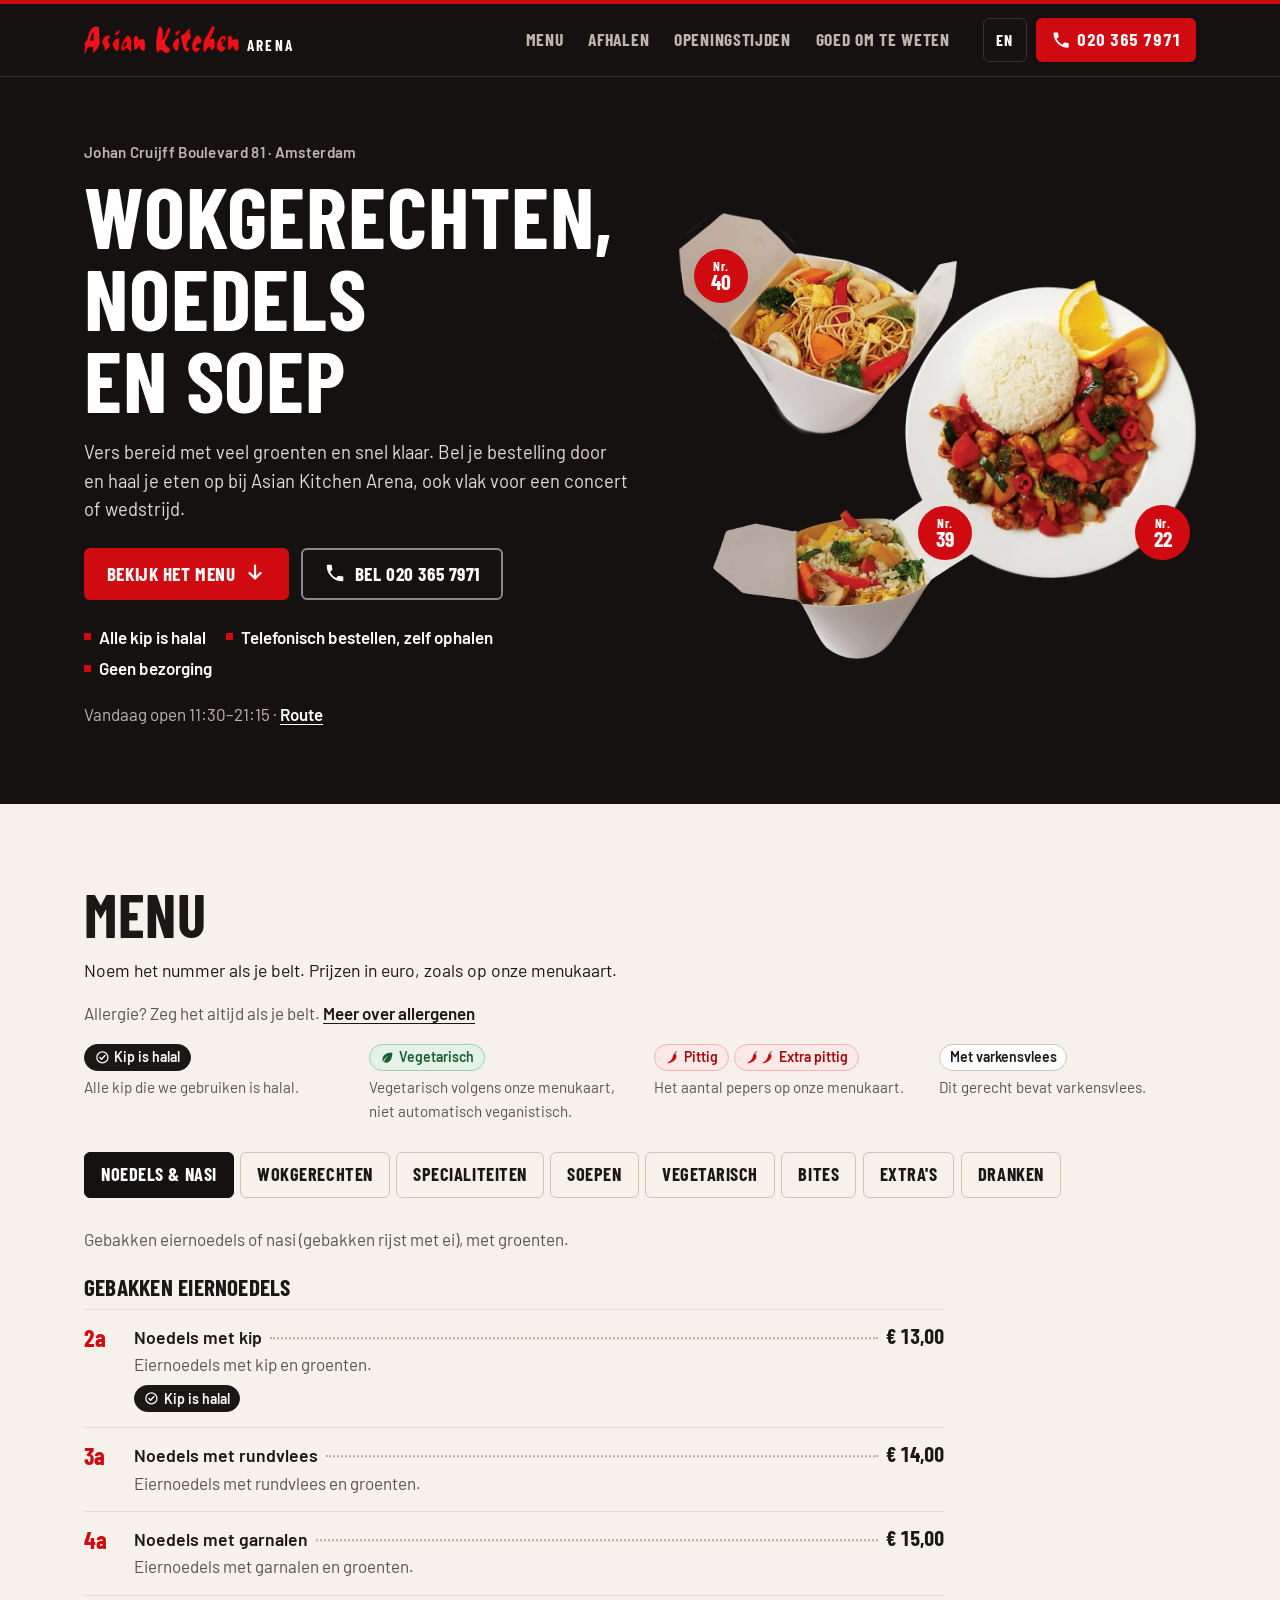
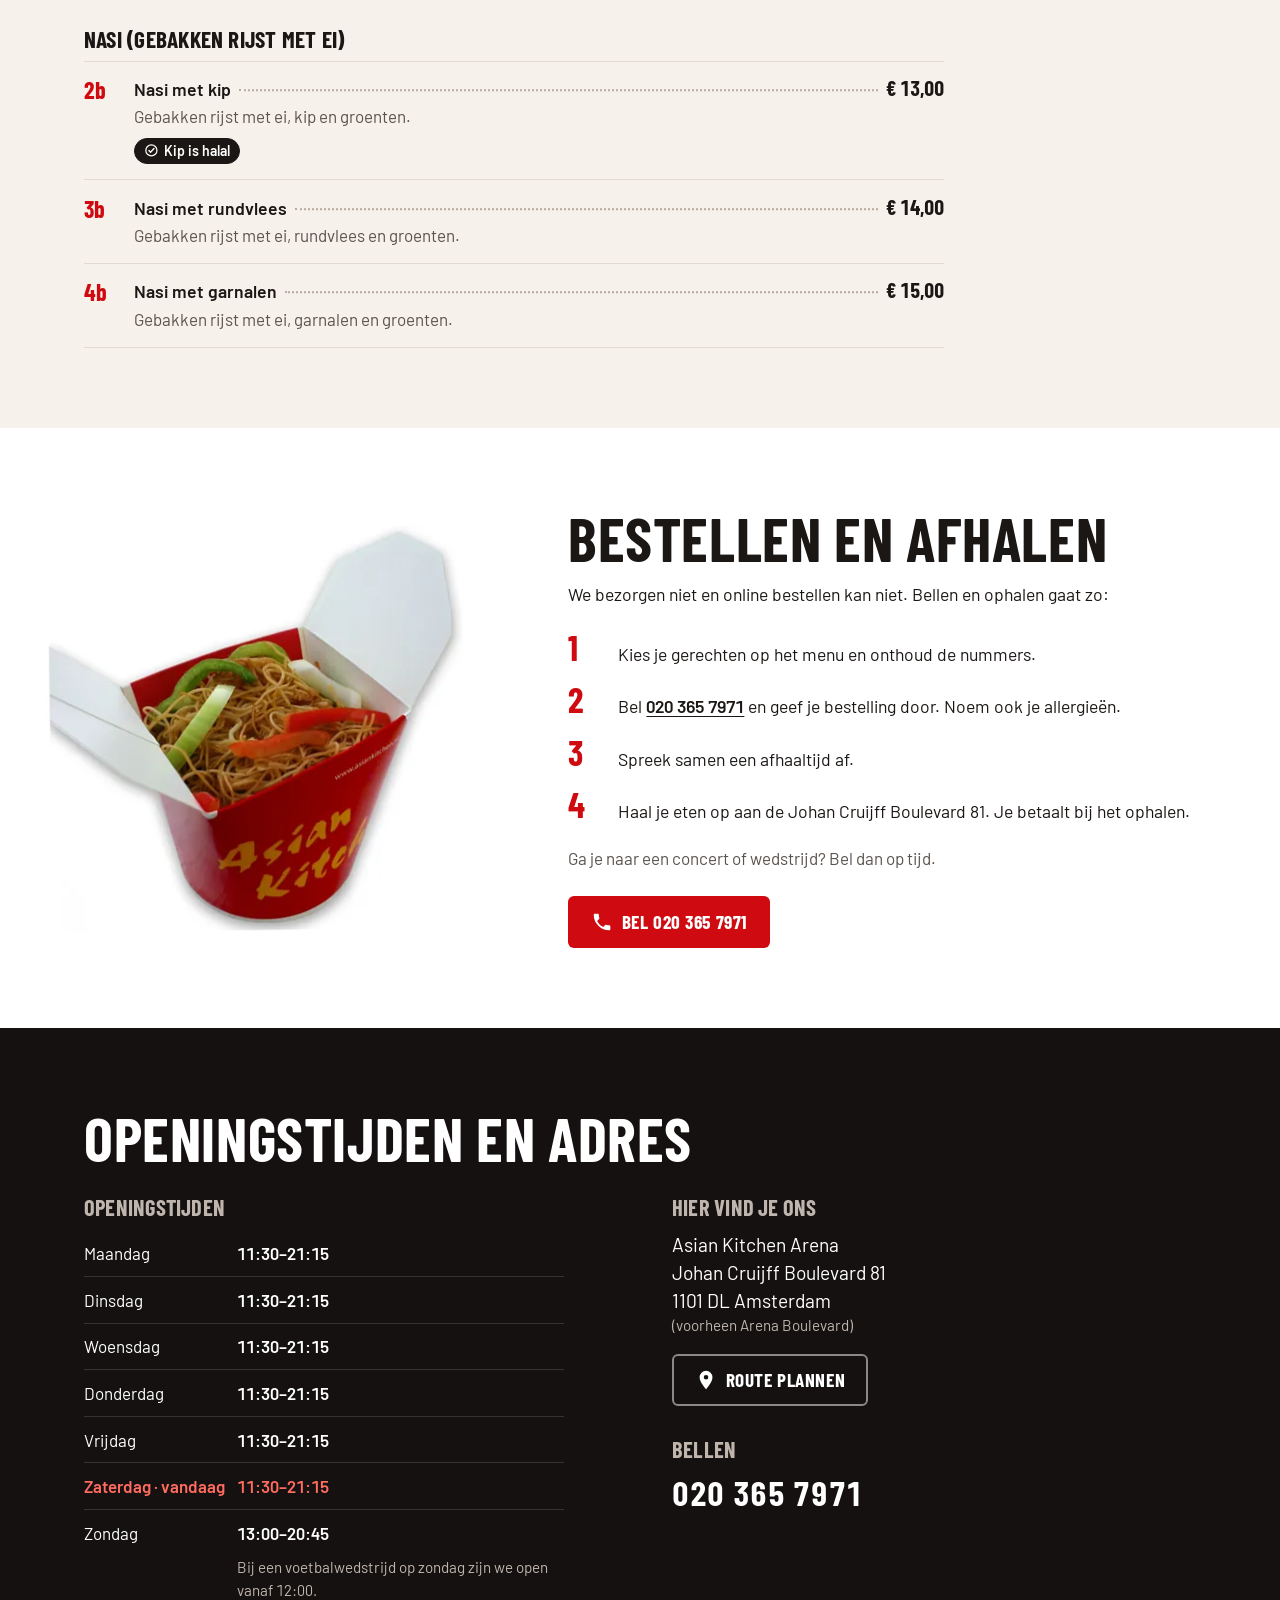
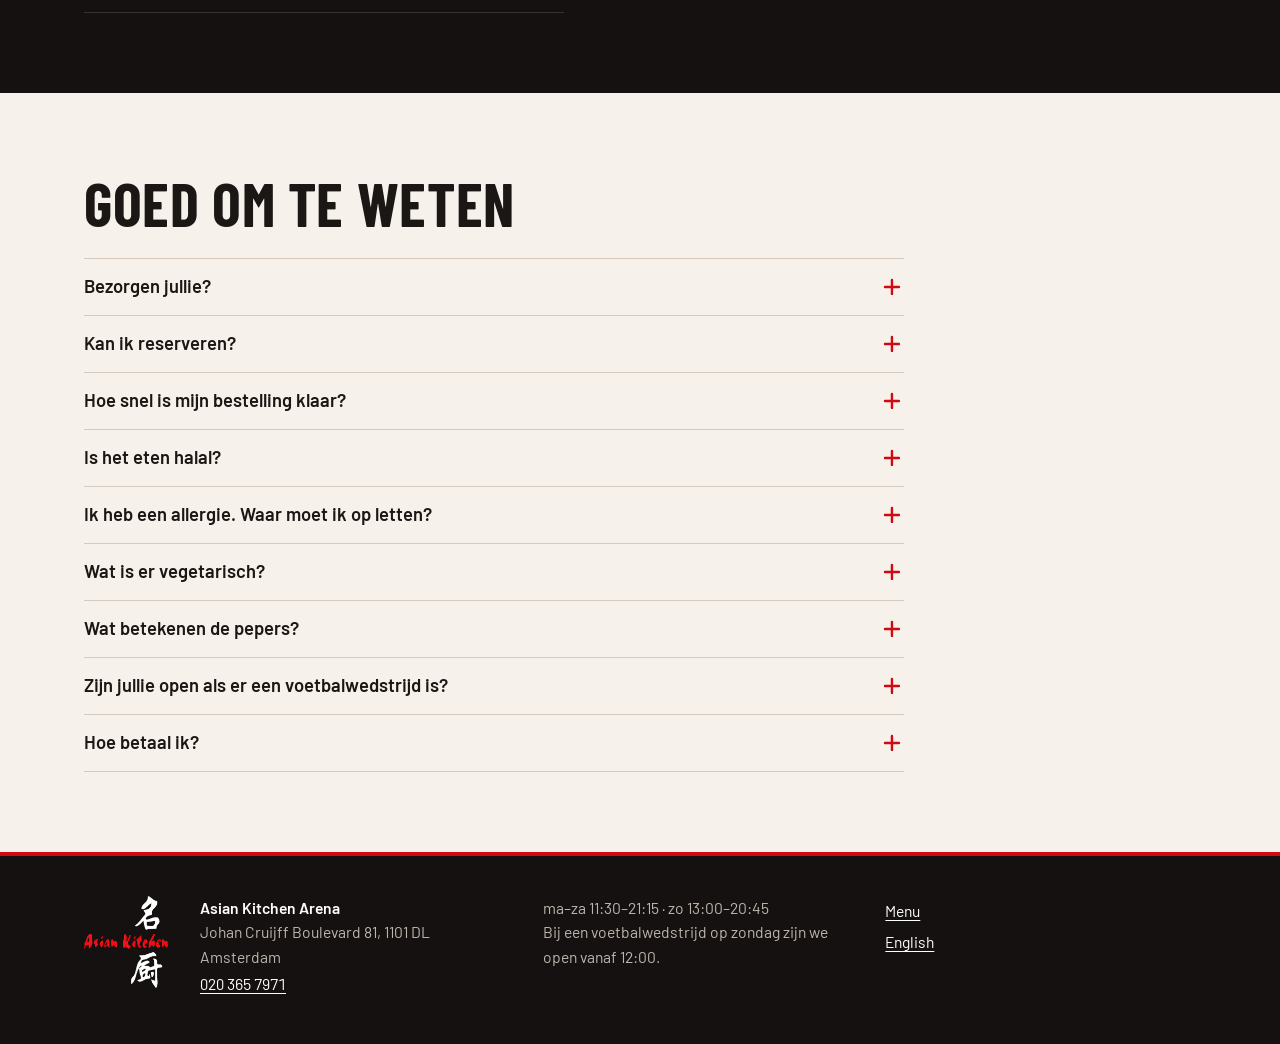
<file: index.html>
<!doctype html>
<html lang="nl" class="no-js">
<head>
<meta charset="utf-8">
<meta name="viewport" content="width=device-width, initial-scale=1, viewport-fit=cover">
<title>Asian Kitchen Arena | Afhalen aan de Johan Cruijff Boulevard</title>
<meta name="description" content="Wokgerechten, noedels, nasi en soep, vers bereid. Bekijk het menu, bel 020 365 7971 om te bestellen en haal je eten op aan de Johan Cruijff Boulevard 81.">
<meta name="robots" content="noindex, nofollow">
<link rel="canonical" href="https://gwnquintenman.github.io/asian-kitchen-arena-website/">
<link rel="alternate" hreflang="nl" href="https://gwnquintenman.github.io/asian-kitchen-arena-website/">
<link rel="alternate" hreflang="en" href="https://gwnquintenman.github.io/asian-kitchen-arena-website/en/">
<link rel="alternate" hreflang="x-default" href="https://gwnquintenman.github.io/asian-kitchen-arena-website/">
<meta name="theme-color" content="#141110">
<meta property="og:type" content="restaurant">
<meta property="og:title" content="Asian Kitchen Arena">
<meta property="og:description" content="Wokgerechten, noedels, nasi en soep, vers bereid. Bekijk het menu, bel 020 365 7971 om te bestellen en haal je eten op aan de Johan Cruijff Boulevard 81.">
<meta property="og:url" content="https://gwnquintenman.github.io/asian-kitchen-arena-website/">
<meta property="og:image" content="https://gwnquintenman.github.io/asian-kitchen-arena-website/images/deelafbeelding.jpg">
<meta property="og:locale" content="nl_NL">
<link rel="icon" type="image/png" sizes="48x48" href="images/favicon-48.png">
<link rel="apple-touch-icon" href="images/apple-touch-icon.png">
<link rel="preload" href="fonts/barlow-condensed-700.woff2" as="font" type="font/woff2" crossorigin>
<link rel="preload" href="fonts/barlow-400.woff2" as="font" type="font/woff2" crossorigin>
<link rel="stylesheet" href="assets/styles.css?v=mwqk1iik">
<script>document.documentElement.classList.replace('no-js','js')</script>
<script type="application/ld+json">{"@context":"https://schema.org","@type":"Restaurant","name":"Asian Kitchen Arena","url":"https://gwnquintenman.github.io/asian-kitchen-arena-website/","image":"https://gwnquintenman.github.io/asian-kitchen-arena-website/images/deelafbeelding.jpg","logo":"https://gwnquintenman.github.io/asian-kitchen-arena-website/images/icon-512.png","telephone":"+31 20 365 7971","address":{"@type":"PostalAddress","streetAddress":"Johan Cruijff Boulevard 81","postalCode":"1101 DL","addressLocality":"Amsterdam","addressCountry":"NL"},"servesCuisine":["Asian","Chinese"],"priceRange":"€","acceptsReservations":false,"openingHoursSpecification":[{"@type":"OpeningHoursSpecification","dayOfWeek":["Monday","Tuesday","Wednesday","Thursday","Friday","Saturday"],"opens":"11:30","closes":"21:15"},{"@type":"OpeningHoursSpecification","dayOfWeek":["Sunday"],"opens":"13:00","closes":"20:45"}],"hasMenu":{"@type":"Menu","url":"https://gwnquintenman.github.io/asian-kitchen-arena-website/#menu","hasMenuSection":[{"@type":"MenuSection","name":"Noedels & nasi","hasMenuItem":[{"@type":"MenuItem","name":"2a. Noedels met kip","offers":{"@type":"Offer","price":"13.00","priceCurrency":"EUR"}},{"@type":"MenuItem","name":"3a. Noedels met rundvlees","offers":{"@type":"Offer","price":"14.00","priceCurrency":"EUR"}},{"@type":"MenuItem","name":"4a. Noedels met garnalen","offers":{"@type":"Offer","price":"15.00","priceCurrency":"EUR"}},{"@type":"MenuItem","name":"2b. Nasi met kip","offers":{"@type":"Offer","price":"13.00","priceCurrency":"EUR"}},{"@type":"MenuItem","name":"3b. Nasi met rundvlees","offers":{"@type":"Offer","price":"14.00","priceCurrency":"EUR"}},{"@type":"MenuItem","name":"4b. Nasi met garnalen","offers":{"@type":"Offer","price":"15.00","priceCurrency":"EUR"}}]},{"@type":"MenuSection","name":"Wokgerechten","hasMenuItem":[{"@type":"MenuItem","name":"19. Kip met kerriesaus","offers":{"@type":"Offer","price":"13.50","priceCurrency":"EUR"}},{"@type":"MenuItem","name":"20. Kip met zwarte bonensaus (zoutig)","offers":{"@type":"Offer","price":"13.50","priceCurrency":"EUR"}},{"@type":"MenuItem","name":"21. Kip zoetzuur","offers":{"@type":"Offer","price":"13.50","priceCurrency":"EUR"}},{"@type":"MenuItem","name":"22. Kip Szechuan (pittig)","offers":{"@type":"Offer","price":"13.50","priceCurrency":"EUR"}},{"@type":"MenuItem","name":"23. Kip Gong Bao (zoet en pittig)","offers":{"@type":"Offer","price":"13.50","priceCurrency":"EUR"}},{"@type":"MenuItem","name":"24. Kip met oestersaus","offers":{"@type":"Offer","price":"13.50","priceCurrency":"EUR"}},{"@type":"MenuItem","name":"25. Rundvlees met kerriesaus","offers":{"@type":"Offer","price":"15.50","priceCurrency":"EUR"}},{"@type":"MenuItem","name":"26. Rundvlees met zwarte bonensaus (zoutig)","offers":{"@type":"Offer","price":"15.50","priceCurrency":"EUR"}},{"@type":"MenuItem","name":"27. Rundvlees zoetzuur","offers":{"@type":"Offer","price":"15.50","priceCurrency":"EUR"}},{"@type":"MenuItem","name":"28. Rundvlees Szechuan (pittig)","offers":{"@type":"Offer","price":"15.50","priceCurrency":"EUR"}},{"@type":"MenuItem","name":"29. Rundvlees Gong Bao (zoet en pittig)","offers":{"@type":"Offer","price":"15.50","priceCurrency":"EUR"}},{"@type":"MenuItem","name":"30. Rundvlees met oestersaus","offers":{"@type":"Offer","price":"15.50","priceCurrency":"EUR"}},{"@type":"MenuItem","name":"31. Garnalen met kerriesaus","offers":{"@type":"Offer","price":"17.50","priceCurrency":"EUR"}},{"@type":"MenuItem","name":"32. Garnalen met zwarte bonensaus (zoutig)","offers":{"@type":"Offer","price":"17.50","priceCurrency":"EUR"}},{"@type":"MenuItem","name":"33. Garnalen zoetzuur","offers":{"@type":"Offer","price":"17.50","priceCurrency":"EUR"}},{"@type":"MenuItem","name":"34. Garnalen Szechuan (pittig)","offers":{"@type":"Offer","price":"17.50","priceCurrency":"EUR"}},{"@type":"MenuItem","name":"35. Garnalen Gong Bao (zoet en pittig)","offers":{"@type":"Offer","price":"17.50","priceCurrency":"EUR"}},{"@type":"MenuItem","name":"36. Garnalen met oestersaus","offers":{"@type":"Offer","price":"17.50","priceCurrency":"EUR"}}]},{"@type":"MenuSection","name":"Specialiteiten","hasMenuItem":[{"@type":"MenuItem","name":"15. Knapperige Pekingeend","offers":{"@type":"Offer","price":"19.50","priceCurrency":"EUR"}},{"@type":"MenuItem","name":"16. Char siu","offers":{"@type":"Offer","price":"17.50","priceCurrency":"EUR"}},{"@type":"MenuItem","name":"16a. Geroosterd buikspek","offers":{"@type":"Offer","price":"18.50","priceCurrency":"EUR"}},{"@type":"MenuItem","name":"17. Noedels Singapore","offers":{"@type":"Offer","price":"16.00","priceCurrency":"EUR"}},{"@type":"MenuItem","name":"18. Nasi Yeung Chow","offers":{"@type":"Offer","price":"16.00","priceCurrency":"EUR"}}]},{"@type":"MenuSection","name":"Soepen","hasMenuItem":[{"@type":"MenuItem","name":"41. Wonton-noedelsoep","offers":{"@type":"Offer","price":"14.50","priceCurrency":"EUR"}},{"@type":"MenuItem","name":"43. Char siu-noedelsoep","offers":{"@type":"Offer","price":"17.50","priceCurrency":"EUR"}},{"@type":"MenuItem","name":"44. Pekingeend-noedelsoep","offers":{"@type":"Offer","price":"19.50","priceCurrency":"EUR"}},{"@type":"MenuItem","name":"5. Kippensoep","offers":{"@type":"Offer","price":"5.50","priceCurrency":"EUR"}},{"@type":"MenuItem","name":"6. Groentesoep","offers":{"@type":"Offer","price":"5.50","priceCurrency":"EUR"}},{"@type":"MenuItem","name":"7. Wontonsoep","offers":{"@type":"Offer","price":"6.50","priceCurrency":"EUR"}}]},{"@type":"MenuSection","name":"Vegetarisch","hasMenuItem":[{"@type":"MenuItem","name":"37. Roergebakken groenten","offers":{"@type":"Offer","price":"14.50","priceCurrency":"EUR"}},{"@type":"MenuItem","name":"39. Nasi met ei en groenten","offers":{"@type":"Offer","price":"12.50","priceCurrency":"EUR"}},{"@type":"MenuItem","name":"40. Noedels met ei en groenten","offers":{"@type":"Offer","price":"12.50","priceCurrency":"EUR"}},{"@type":"MenuItem","name":"46. Noedelsoep met groenten","offers":{"@type":"Offer","price":"16.00","priceCurrency":"EUR"}}]},{"@type":"MenuSection","name":"Bites","hasMenuItem":[{"@type":"MenuItem","name":"9. Kipsaté","offers":{"@type":"Offer","price":"6.00","priceCurrency":"EUR"}},{"@type":"MenuItem","name":"11. Gestoomde kipdumplings (siu mai)","offers":{"@type":"Offer","price":"6.00","priceCurrency":"EUR"}},{"@type":"MenuItem","name":"12. Gefrituurde kipdumplings (siu mai)","offers":{"@type":"Offer","price":"6.00","priceCurrency":"EUR"}},{"@type":"MenuItem","name":"13. Mini-loempia's","offers":{"@type":"Offer","price":"5.00","priceCurrency":"EUR"}},{"@type":"MenuItem","name":"14. Krokante garnalen","offers":{"@type":"Offer","price":"5.50","priceCurrency":"EUR"}}]}]}}</script>
</head>
<body>
<a class="overslaan" href="#menu">Direct naar het menu</a>
<header class="kop">
  <div class="wrap kop__in">
    <a class="merk" href="./"><img src="images/woordmerk.png" alt="Asian Kitchen" width="414" height="75"><span class="merk__arena">Arena</span></a>
    <nav class="kop__nav" aria-label="Hoofdmenu">
      <a href="#menu">Menu</a>
      <a href="#afhalen">Afhalen</a>
      <a href="#tijden">Openingstijden</a>
      <a href="#goed-om-te-weten">Goed om te weten</a>
    </nav>
    <a class="kop__taal" href="en/" hreflang="en" lang="en"><span class="vh">Read this page in English: </span>EN</a>
    <a class="kop__bel veeg" href="tel:+31203657971"><svg class="i i--tel" viewBox="0 0 24 24" aria-hidden="true"><path d="M6.6 10.8a15.2 15.2 0 0 0 6.6 6.6l2.2-2.2a1 1 0 0 1 1-.25 11.4 11.4 0 0 0 3.6.57 1 1 0 0 1 1 1V20a1 1 0 0 1-1 1A17 17 0 0 1 3 4a1 1 0 0 1 1-1h3.5a1 1 0 0 1 1 1c0 1.25.2 2.45.57 3.57a1 1 0 0 1-.25 1z" fill="currentColor"/></svg><span class="kop__bel-woord">Bel</span><span class="kop__bel-nr">020 365 7971</span></a>
  </div>
</header>

<main>
<section class="hero" aria-labelledby="h-hero">
<div class="wrap hero__in">
  <div class="hero__tekst">
    <p class="hero__plaats">Johan Cruijff Boulevard 81 · Amsterdam</p>
    <h1 id="h-hero">Wokgerechten, noedels en soep</h1>
    <p class="hero__lead">Vers bereid met veel groenten en snel klaar. Bel je bestelling door en haal je eten op bij Asian Kitchen Arena, ook vlak voor een concert of wedstrijd.</p>
    <div class="knoppen">
      <a class="knop veeg knop--rood" href="#menu">Bekijk het menu<svg class="i i--pijl" viewBox="0 0 24 24" aria-hidden="true"><path d="M12 4v14m0 0-6-6m6 6 6-6" fill="none" stroke="currentColor" stroke-width="2.4" stroke-linecap="round" stroke-linejoin="round"/></svg></a>
      <a class="knop veeg knop--lijn" href="tel:+31203657971"><svg class="i i--tel" viewBox="0 0 24 24" aria-hidden="true"><path d="M6.6 10.8a15.2 15.2 0 0 0 6.6 6.6l2.2-2.2a1 1 0 0 1 1-.25 11.4 11.4 0 0 0 3.6.57 1 1 0 0 1 1 1V20a1 1 0 0 1-1 1A17 17 0 0 1 3 4a1 1 0 0 1 1-1h3.5a1 1 0 0 1 1 1c0 1.25.2 2.45.57 3.57a1 1 0 0 1-.25 1z" fill="currentColor"/></svg>Bel 020 365 7971</a>
    </div>
    <ul class="hero__feiten"><li>Alle kip is halal</li><li>Telefonisch bestellen, zelf ophalen</li><li>Geen bezorging</li></ul>
    <p class="hero__vandaag"><span data-vandaag>ma–za 11:30–21:15 · zo 13:00–20:45</span> <span class="hero__route">· <a href="https://www.google.com/maps/dir/?api=1&destination=Asian+Kitchen%2C+Johan+Cruijff+Boulevard+81%2C+1101+DL+Amsterdam" target="_blank" rel="noopener">Route</a></span></p>
  </div>
  <div class="hero__fotos" role="img" aria-label="Drie gerechten van Asian Kitchen: nr. 22 kip Szechuan met rijst, nr. 40 noedels met groenten en nr. 39 nasi met groenten">
<figure class="hf hf--40">
  <img src="images/nr-40-groot.webp" alt="" width="661" height="526" decoding="async">
  <span class="badge" aria-hidden="true"><small>Nr.</small>40</span>
</figure>
<figure class="hf hf--22">
  <img src="images/nr-22-groot.webp" alt="" width="637" height="652" decoding="async" fetchpriority="high">
  <span class="badge" aria-hidden="true"><small>Nr.</small>22</span>
</figure>
<figure class="hf hf--39">
  <img src="images/nr-39-groot.webp" alt="" width="768" height="465" decoding="async">
  <span class="badge" aria-hidden="true"><small>Nr.</small>39</span>
</figure>
  </div>
</div>
</section>

<section class="menu" id="menu" aria-labelledby="h-menu">
<div class="wrap">
  <div class="sectiekop">
    <h2 id="h-menu">Menu</h2>
    <p class="sectiekop__tekst">Noem het nummer als je belt. Prijzen in euro, zoals op onze menukaart.</p>
    <p class="menu__meta">Allergie? Zeg het altijd als je belt. <a href="#vraag-allergie">Meer over allergenen</a></p>
    <ul class="legenda" aria-label="Uitleg van de labels"><li><span class="legenda__tags"><span class="tag tag--halal-kip"><svg class="i" viewBox="0 0 24 24" aria-hidden="true"><circle cx="12" cy="12" r="9" fill="none" stroke="currentColor" stroke-width="2"/><path d="m8 12.3 2.6 2.6L16.2 9" fill="none" stroke="currentColor" stroke-width="2.2" stroke-linecap="round" stroke-linejoin="round"/></svg>Kip is halal</span></span><span class="legenda__uitleg">Alle kip die we gebruiken is halal.</span></li><li><span class="legenda__tags"><span class="tag tag--vegetarisch"><svg class="i" viewBox="0 0 24 24" aria-hidden="true"><path d="M20 4C9 4 4 9.5 4 16c0 1.4.3 2.6.8 3.6C7 13 11 10 15 8.5c-4 2.3-7 6-8.6 11.2 1 .5 2.1.8 3.4.8C16.5 20.5 20 14 20 4z" fill="currentColor"/></svg>Vegetarisch</span></span><span class="legenda__uitleg">Vegetarisch volgens onze menukaart, niet automatisch veganistisch.</span></li><li><span class="legenda__tags"><span class="tag tag--peper"><svg class="i i--peper" viewBox="0 0 24 24" aria-hidden="true"><path d="M15.5 6.2c1.6.2 3 1.6 3.1 3.4.3 4.6-5.4 11-13.6 11.9-1 .1-1.2-1.1-.3-1.4 5.3-1.9 7.6-6.3 8.4-10.7.3-1.9 1.1-3.4 2.4-3.2z" fill="currentColor"/><path d="M16 6.3c.1-1.6.9-2.9 2.6-3.5" fill="none" stroke="#2f7a3b" stroke-width="1.8" stroke-linecap="round"/></svg>Pittig</span> <span class="tag tag--peper"><svg class="i i--peper" viewBox="0 0 24 24" aria-hidden="true"><path d="M15.5 6.2c1.6.2 3 1.6 3.1 3.4.3 4.6-5.4 11-13.6 11.9-1 .1-1.2-1.1-.3-1.4 5.3-1.9 7.6-6.3 8.4-10.7.3-1.9 1.1-3.4 2.4-3.2z" fill="currentColor"/><path d="M16 6.3c.1-1.6.9-2.9 2.6-3.5" fill="none" stroke="#2f7a3b" stroke-width="1.8" stroke-linecap="round"/></svg><svg class="i i--peper" viewBox="0 0 24 24" aria-hidden="true"><path d="M15.5 6.2c1.6.2 3 1.6 3.1 3.4.3 4.6-5.4 11-13.6 11.9-1 .1-1.2-1.1-.3-1.4 5.3-1.9 7.6-6.3 8.4-10.7.3-1.9 1.1-3.4 2.4-3.2z" fill="currentColor"/><path d="M16 6.3c.1-1.6.9-2.9 2.6-3.5" fill="none" stroke="#2f7a3b" stroke-width="1.8" stroke-linecap="round"/></svg>Extra pittig</span></span><span class="legenda__uitleg">Het aantal pepers op onze menukaart.</span></li><li><span class="legenda__tags"><span class="tag tag--varkensvlees">Met varkensvlees</span></span><span class="legenda__uitleg">Dit gerecht bevat varkensvlees.</span></li></ul>
  </div>
  <div class="tabs js-only" role="tablist" aria-label="Menucategorieën"><button type="button" class="tab" role="tab" id="tab-noedels-nasi" aria-controls="paneel-noedels-nasi" aria-selected="true" tabindex="0">Noedels &amp; nasi</button><button type="button" class="tab" role="tab" id="tab-wok" aria-controls="paneel-wok" aria-selected="false" tabindex="-1">Wokgerechten</button><button type="button" class="tab" role="tab" id="tab-specialiteiten" aria-controls="paneel-specialiteiten" aria-selected="false" tabindex="-1">Specialiteiten</button><button type="button" class="tab" role="tab" id="tab-soepen" aria-controls="paneel-soepen" aria-selected="false" tabindex="-1">Soepen</button><button type="button" class="tab" role="tab" id="tab-vegetarisch" aria-controls="paneel-vegetarisch" aria-selected="false" tabindex="-1">Vegetarisch</button><button type="button" class="tab" role="tab" id="tab-bites" aria-controls="paneel-bites" aria-selected="false" tabindex="-1">Bites</button><button type="button" class="tab" role="tab" id="tab-extras" aria-controls="paneel-extras" aria-selected="false" tabindex="-1">Extra's</button><button type="button" class="tab" role="tab" id="tab-dranken" aria-controls="paneel-dranken" aria-selected="false" tabindex="-1">Dranken</button></div>
  <div class="panelen">
<section class="paneel paneel--lijst" id="paneel-noedels-nasi" data-paneel="noedels-nasi" aria-labelledby="titel-noedels-nasi">
<h3 class="paneel__titel" id="titel-noedels-nasi">Noedels &amp; nasi</h3>
<p class="paneel__intro">Gebakken eiernoedels of nasi (gebakken rijst met ei), met groenten.</p>

<div class="groep">
<h4 class="groep__titel">Gebakken eiernoedels</h4>
<ul class="lijst"><li class="gerecht rij" id="nr-2a" data-nr="2a" data-prijs="13" data-peper="0" data-labels="halal-kip">
  <span class="rij__nr"><span class="vh">Nr. </span>2a</span>
  <div class="rij__tekst">
    <p class="rij__kop"><span class="rij__naam">Noedels met kip</span><span class="rij__stip" aria-hidden="true"></span><span class="rij__prijs">€ 13,00</span></p>
    <p class="rij__inhoud">Eiernoedels met kip en groenten.</p><p class="rij__tags"><span class="tag tag--halal-kip"><svg class="i" viewBox="0 0 24 24" aria-hidden="true"><circle cx="12" cy="12" r="9" fill="none" stroke="currentColor" stroke-width="2"/><path d="m8 12.3 2.6 2.6L16.2 9" fill="none" stroke="currentColor" stroke-width="2.2" stroke-linecap="round" stroke-linejoin="round"/></svg>Kip is halal</span></p>
  </div>
  
</li>
<li class="gerecht rij" id="nr-3a" data-nr="3a" data-prijs="14" data-peper="0" data-labels="">
  <span class="rij__nr"><span class="vh">Nr. </span>3a</span>
  <div class="rij__tekst">
    <p class="rij__kop"><span class="rij__naam">Noedels met rundvlees</span><span class="rij__stip" aria-hidden="true"></span><span class="rij__prijs">€ 14,00</span></p>
    <p class="rij__inhoud">Eiernoedels met rundvlees en groenten.</p>
  </div>
  
</li>
<li class="gerecht rij" id="nr-4a" data-nr="4a" data-prijs="15" data-peper="0" data-labels="">
  <span class="rij__nr"><span class="vh">Nr. </span>4a</span>
  <div class="rij__tekst">
    <p class="rij__kop"><span class="rij__naam">Noedels met garnalen</span><span class="rij__stip" aria-hidden="true"></span><span class="rij__prijs">€ 15,00</span></p>
    <p class="rij__inhoud">Eiernoedels met garnalen en groenten.</p>
  </div>
  
</li></ul>

</div>
<div class="groep">
<h4 class="groep__titel">Nasi (gebakken rijst met ei)</h4>
<ul class="lijst"><li class="gerecht rij" id="nr-2b" data-nr="2b" data-prijs="13" data-peper="0" data-labels="halal-kip">
  <span class="rij__nr"><span class="vh">Nr. </span>2b</span>
  <div class="rij__tekst">
    <p class="rij__kop"><span class="rij__naam">Nasi met kip</span><span class="rij__stip" aria-hidden="true"></span><span class="rij__prijs">€ 13,00</span></p>
    <p class="rij__inhoud">Gebakken rijst met ei, kip en groenten.</p><p class="rij__tags"><span class="tag tag--halal-kip"><svg class="i" viewBox="0 0 24 24" aria-hidden="true"><circle cx="12" cy="12" r="9" fill="none" stroke="currentColor" stroke-width="2"/><path d="m8 12.3 2.6 2.6L16.2 9" fill="none" stroke="currentColor" stroke-width="2.2" stroke-linecap="round" stroke-linejoin="round"/></svg>Kip is halal</span></p>
  </div>
  
</li>
<li class="gerecht rij" id="nr-3b" data-nr="3b" data-prijs="14" data-peper="0" data-labels="">
  <span class="rij__nr"><span class="vh">Nr. </span>3b</span>
  <div class="rij__tekst">
    <p class="rij__kop"><span class="rij__naam">Nasi met rundvlees</span><span class="rij__stip" aria-hidden="true"></span><span class="rij__prijs">€ 14,00</span></p>
    <p class="rij__inhoud">Gebakken rijst met ei, rundvlees en groenten.</p>
  </div>
  
</li>
<li class="gerecht rij" id="nr-4b" data-nr="4b" data-prijs="15" data-peper="0" data-labels="">
  <span class="rij__nr"><span class="vh">Nr. </span>4b</span>
  <div class="rij__tekst">
    <p class="rij__kop"><span class="rij__naam">Nasi met garnalen</span><span class="rij__stip" aria-hidden="true"></span><span class="rij__prijs">€ 15,00</span></p>
    <p class="rij__inhoud">Gebakken rijst met ei, garnalen en groenten.</p>
  </div>
  
</li></ul>

</div>
</section>
<section class="paneel paneel--lijst" id="paneel-wok" data-paneel="wok" aria-labelledby="titel-wok" data-start-verborgen>
<h3 class="paneel__titel" id="titel-wok">Wokgerechten</h3>
<p class="paneel__intro">Alle wokgerechten zijn met groenten en witte rijst.</p>
<p class="paneel__noot">Liever eiernoedels of nasi in plaats van witte rijst? Dat kan voor + € 2,50. <a href="#paneel-extras" data-naar-paneel="extras">Alle extra's</a></p>
<div class="groep">
<h4 class="groep__titel">Met kip</h4>
<ul class="lijst"><li class="gerecht rij" id="nr-19" data-nr="19" data-prijs="13.5" data-peper="1" data-labels="halal-kip">
  <span class="rij__nr"><span class="vh">Nr. </span>19</span>
  <div class="rij__tekst">
    <p class="rij__kop"><span class="rij__naam">Kip met kerriesaus</span><span class="rij__stip" aria-hidden="true"></span><span class="rij__prijs">€ 13,50</span></p>
    <p class="rij__inhoud">Met groenten en witte rijst.</p><p class="rij__tags"><span class="tag tag--halal-kip"><svg class="i" viewBox="0 0 24 24" aria-hidden="true"><circle cx="12" cy="12" r="9" fill="none" stroke="currentColor" stroke-width="2"/><path d="m8 12.3 2.6 2.6L16.2 9" fill="none" stroke="currentColor" stroke-width="2.2" stroke-linecap="round" stroke-linejoin="round"/></svg>Kip is halal</span><span class="tag tag--peper"><svg class="i i--peper" viewBox="0 0 24 24" aria-hidden="true"><path d="M15.5 6.2c1.6.2 3 1.6 3.1 3.4.3 4.6-5.4 11-13.6 11.9-1 .1-1.2-1.1-.3-1.4 5.3-1.9 7.6-6.3 8.4-10.7.3-1.9 1.1-3.4 2.4-3.2z" fill="currentColor"/><path d="M16 6.3c.1-1.6.9-2.9 2.6-3.5" fill="none" stroke="#2f7a3b" stroke-width="1.8" stroke-linecap="round"/></svg>Pittig</span></p>
  </div>
  
</li>
<li class="gerecht rij" id="nr-20" data-nr="20" data-prijs="13.5" data-peper="1" data-labels="halal-kip">
  <span class="rij__nr"><span class="vh">Nr. </span>20</span>
  <div class="rij__tekst">
    <p class="rij__kop"><span class="rij__naam">Kip met zwarte bonensaus (zoutig)</span><span class="rij__stip" aria-hidden="true"></span><span class="rij__prijs">€ 13,50</span></p>
    <p class="rij__inhoud">Met groenten en witte rijst.</p><p class="rij__tags"><span class="tag tag--halal-kip"><svg class="i" viewBox="0 0 24 24" aria-hidden="true"><circle cx="12" cy="12" r="9" fill="none" stroke="currentColor" stroke-width="2"/><path d="m8 12.3 2.6 2.6L16.2 9" fill="none" stroke="currentColor" stroke-width="2.2" stroke-linecap="round" stroke-linejoin="round"/></svg>Kip is halal</span><span class="tag tag--peper"><svg class="i i--peper" viewBox="0 0 24 24" aria-hidden="true"><path d="M15.5 6.2c1.6.2 3 1.6 3.1 3.4.3 4.6-5.4 11-13.6 11.9-1 .1-1.2-1.1-.3-1.4 5.3-1.9 7.6-6.3 8.4-10.7.3-1.9 1.1-3.4 2.4-3.2z" fill="currentColor"/><path d="M16 6.3c.1-1.6.9-2.9 2.6-3.5" fill="none" stroke="#2f7a3b" stroke-width="1.8" stroke-linecap="round"/></svg>Pittig</span></p>
  </div>
  
</li>
<li class="gerecht rij" id="nr-21" data-nr="21" data-prijs="13.5" data-peper="0" data-labels="halal-kip">
  <span class="rij__nr"><span class="vh">Nr. </span>21</span>
  <div class="rij__tekst">
    <p class="rij__kop"><span class="rij__naam">Kip zoetzuur</span><span class="rij__stip" aria-hidden="true"></span><span class="rij__prijs">€ 13,50</span></p>
    <p class="rij__inhoud">Met groenten en witte rijst.</p><p class="rij__tags"><span class="tag tag--halal-kip"><svg class="i" viewBox="0 0 24 24" aria-hidden="true"><circle cx="12" cy="12" r="9" fill="none" stroke="currentColor" stroke-width="2"/><path d="m8 12.3 2.6 2.6L16.2 9" fill="none" stroke="currentColor" stroke-width="2.2" stroke-linecap="round" stroke-linejoin="round"/></svg>Kip is halal</span></p>
  </div>
  
</li>
<li class="gerecht rij" id="nr-22" data-nr="22" data-prijs="13.5" data-peper="2" data-labels="halal-kip">
  <span class="rij__nr"><span class="vh">Nr. </span>22</span>
  <div class="rij__tekst">
    <p class="rij__kop"><span class="rij__naam">Kip Szechuan (pittig)</span><span class="rij__stip" aria-hidden="true"></span><span class="rij__prijs">€ 13,50</span></p>
    <p class="rij__inhoud">Met groenten en witte rijst.</p><p class="rij__tags"><span class="tag tag--halal-kip"><svg class="i" viewBox="0 0 24 24" aria-hidden="true"><circle cx="12" cy="12" r="9" fill="none" stroke="currentColor" stroke-width="2"/><path d="m8 12.3 2.6 2.6L16.2 9" fill="none" stroke="currentColor" stroke-width="2.2" stroke-linecap="round" stroke-linejoin="round"/></svg>Kip is halal</span><span class="tag tag--peper"><svg class="i i--peper" viewBox="0 0 24 24" aria-hidden="true"><path d="M15.5 6.2c1.6.2 3 1.6 3.1 3.4.3 4.6-5.4 11-13.6 11.9-1 .1-1.2-1.1-.3-1.4 5.3-1.9 7.6-6.3 8.4-10.7.3-1.9 1.1-3.4 2.4-3.2z" fill="currentColor"/><path d="M16 6.3c.1-1.6.9-2.9 2.6-3.5" fill="none" stroke="#2f7a3b" stroke-width="1.8" stroke-linecap="round"/></svg><svg class="i i--peper" viewBox="0 0 24 24" aria-hidden="true"><path d="M15.5 6.2c1.6.2 3 1.6 3.1 3.4.3 4.6-5.4 11-13.6 11.9-1 .1-1.2-1.1-.3-1.4 5.3-1.9 7.6-6.3 8.4-10.7.3-1.9 1.1-3.4 2.4-3.2z" fill="currentColor"/><path d="M16 6.3c.1-1.6.9-2.9 2.6-3.5" fill="none" stroke="#2f7a3b" stroke-width="1.8" stroke-linecap="round"/></svg>Extra pittig</span></p>
  </div>
  
</li>
<li class="gerecht rij" id="nr-23" data-nr="23" data-prijs="13.5" data-peper="1" data-labels="halal-kip">
  <span class="rij__nr"><span class="vh">Nr. </span>23</span>
  <div class="rij__tekst">
    <p class="rij__kop"><span class="rij__naam">Kip Gong Bao (zoet en pittig)</span><span class="rij__stip" aria-hidden="true"></span><span class="rij__prijs">€ 13,50</span></p>
    <p class="rij__inhoud">Met groenten en witte rijst.</p><p class="rij__tags"><span class="tag tag--halal-kip"><svg class="i" viewBox="0 0 24 24" aria-hidden="true"><circle cx="12" cy="12" r="9" fill="none" stroke="currentColor" stroke-width="2"/><path d="m8 12.3 2.6 2.6L16.2 9" fill="none" stroke="currentColor" stroke-width="2.2" stroke-linecap="round" stroke-linejoin="round"/></svg>Kip is halal</span><span class="tag tag--peper"><svg class="i i--peper" viewBox="0 0 24 24" aria-hidden="true"><path d="M15.5 6.2c1.6.2 3 1.6 3.1 3.4.3 4.6-5.4 11-13.6 11.9-1 .1-1.2-1.1-.3-1.4 5.3-1.9 7.6-6.3 8.4-10.7.3-1.9 1.1-3.4 2.4-3.2z" fill="currentColor"/><path d="M16 6.3c.1-1.6.9-2.9 2.6-3.5" fill="none" stroke="#2f7a3b" stroke-width="1.8" stroke-linecap="round"/></svg>Pittig</span></p>
  </div>
  
</li>
<li class="gerecht rij" id="nr-24" data-nr="24" data-prijs="13.5" data-peper="0" data-labels="halal-kip">
  <span class="rij__nr"><span class="vh">Nr. </span>24</span>
  <div class="rij__tekst">
    <p class="rij__kop"><span class="rij__naam">Kip met oestersaus</span><span class="rij__stip" aria-hidden="true"></span><span class="rij__prijs">€ 13,50</span></p>
    <p class="rij__inhoud">Met groenten en witte rijst.</p><p class="rij__tags"><span class="tag tag--halal-kip"><svg class="i" viewBox="0 0 24 24" aria-hidden="true"><circle cx="12" cy="12" r="9" fill="none" stroke="currentColor" stroke-width="2"/><path d="m8 12.3 2.6 2.6L16.2 9" fill="none" stroke="currentColor" stroke-width="2.2" stroke-linecap="round" stroke-linejoin="round"/></svg>Kip is halal</span></p>
  </div>
  
</li></ul>

</div>
<div class="groep">
<h4 class="groep__titel">Met rundvlees</h4>
<ul class="lijst"><li class="gerecht rij" id="nr-25" data-nr="25" data-prijs="15.5" data-peper="1" data-labels="">
  <span class="rij__nr"><span class="vh">Nr. </span>25</span>
  <div class="rij__tekst">
    <p class="rij__kop"><span class="rij__naam">Rundvlees met kerriesaus</span><span class="rij__stip" aria-hidden="true"></span><span class="rij__prijs">€ 15,50</span></p>
    <p class="rij__inhoud">Met groenten en witte rijst.</p><p class="rij__tags"><span class="tag tag--peper"><svg class="i i--peper" viewBox="0 0 24 24" aria-hidden="true"><path d="M15.5 6.2c1.6.2 3 1.6 3.1 3.4.3 4.6-5.4 11-13.6 11.9-1 .1-1.2-1.1-.3-1.4 5.3-1.9 7.6-6.3 8.4-10.7.3-1.9 1.1-3.4 2.4-3.2z" fill="currentColor"/><path d="M16 6.3c.1-1.6.9-2.9 2.6-3.5" fill="none" stroke="#2f7a3b" stroke-width="1.8" stroke-linecap="round"/></svg>Pittig</span></p>
  </div>
  
</li>
<li class="gerecht rij" id="nr-26" data-nr="26" data-prijs="15.5" data-peper="1" data-labels="">
  <span class="rij__nr"><span class="vh">Nr. </span>26</span>
  <div class="rij__tekst">
    <p class="rij__kop"><span class="rij__naam">Rundvlees met zwarte bonensaus (zoutig)</span><span class="rij__stip" aria-hidden="true"></span><span class="rij__prijs">€ 15,50</span></p>
    <p class="rij__inhoud">Met groenten en witte rijst.</p><p class="rij__tags"><span class="tag tag--peper"><svg class="i i--peper" viewBox="0 0 24 24" aria-hidden="true"><path d="M15.5 6.2c1.6.2 3 1.6 3.1 3.4.3 4.6-5.4 11-13.6 11.9-1 .1-1.2-1.1-.3-1.4 5.3-1.9 7.6-6.3 8.4-10.7.3-1.9 1.1-3.4 2.4-3.2z" fill="currentColor"/><path d="M16 6.3c.1-1.6.9-2.9 2.6-3.5" fill="none" stroke="#2f7a3b" stroke-width="1.8" stroke-linecap="round"/></svg>Pittig</span></p>
  </div>
  
</li>
<li class="gerecht rij" id="nr-27" data-nr="27" data-prijs="15.5" data-peper="0" data-labels="">
  <span class="rij__nr"><span class="vh">Nr. </span>27</span>
  <div class="rij__tekst">
    <p class="rij__kop"><span class="rij__naam">Rundvlees zoetzuur</span><span class="rij__stip" aria-hidden="true"></span><span class="rij__prijs">€ 15,50</span></p>
    <p class="rij__inhoud">Met groenten en witte rijst.</p>
  </div>
  
</li>
<li class="gerecht rij" id="nr-28" data-nr="28" data-prijs="15.5" data-peper="2" data-labels="">
  <span class="rij__nr"><span class="vh">Nr. </span>28</span>
  <div class="rij__tekst">
    <p class="rij__kop"><span class="rij__naam">Rundvlees Szechuan (pittig)</span><span class="rij__stip" aria-hidden="true"></span><span class="rij__prijs">€ 15,50</span></p>
    <p class="rij__inhoud">Met groenten en witte rijst.</p><p class="rij__tags"><span class="tag tag--peper"><svg class="i i--peper" viewBox="0 0 24 24" aria-hidden="true"><path d="M15.5 6.2c1.6.2 3 1.6 3.1 3.4.3 4.6-5.4 11-13.6 11.9-1 .1-1.2-1.1-.3-1.4 5.3-1.9 7.6-6.3 8.4-10.7.3-1.9 1.1-3.4 2.4-3.2z" fill="currentColor"/><path d="M16 6.3c.1-1.6.9-2.9 2.6-3.5" fill="none" stroke="#2f7a3b" stroke-width="1.8" stroke-linecap="round"/></svg><svg class="i i--peper" viewBox="0 0 24 24" aria-hidden="true"><path d="M15.5 6.2c1.6.2 3 1.6 3.1 3.4.3 4.6-5.4 11-13.6 11.9-1 .1-1.2-1.1-.3-1.4 5.3-1.9 7.6-6.3 8.4-10.7.3-1.9 1.1-3.4 2.4-3.2z" fill="currentColor"/><path d="M16 6.3c.1-1.6.9-2.9 2.6-3.5" fill="none" stroke="#2f7a3b" stroke-width="1.8" stroke-linecap="round"/></svg>Extra pittig</span></p>
  </div>
  
</li>
<li class="gerecht rij" id="nr-29" data-nr="29" data-prijs="15.5" data-peper="1" data-labels="">
  <span class="rij__nr"><span class="vh">Nr. </span>29</span>
  <div class="rij__tekst">
    <p class="rij__kop"><span class="rij__naam">Rundvlees Gong Bao (zoet en pittig)</span><span class="rij__stip" aria-hidden="true"></span><span class="rij__prijs">€ 15,50</span></p>
    <p class="rij__inhoud">Met groenten en witte rijst.</p><p class="rij__tags"><span class="tag tag--peper"><svg class="i i--peper" viewBox="0 0 24 24" aria-hidden="true"><path d="M15.5 6.2c1.6.2 3 1.6 3.1 3.4.3 4.6-5.4 11-13.6 11.9-1 .1-1.2-1.1-.3-1.4 5.3-1.9 7.6-6.3 8.4-10.7.3-1.9 1.1-3.4 2.4-3.2z" fill="currentColor"/><path d="M16 6.3c.1-1.6.9-2.9 2.6-3.5" fill="none" stroke="#2f7a3b" stroke-width="1.8" stroke-linecap="round"/></svg>Pittig</span></p>
  </div>
  
</li>
<li class="gerecht rij" id="nr-30" data-nr="30" data-prijs="15.5" data-peper="0" data-labels="">
  <span class="rij__nr"><span class="vh">Nr. </span>30</span>
  <div class="rij__tekst">
    <p class="rij__kop"><span class="rij__naam">Rundvlees met oestersaus</span><span class="rij__stip" aria-hidden="true"></span><span class="rij__prijs">€ 15,50</span></p>
    <p class="rij__inhoud">Met groenten en witte rijst.</p>
  </div>
  
</li></ul>

</div>
<div class="groep">
<h4 class="groep__titel">Met garnalen</h4>
<ul class="lijst"><li class="gerecht rij" id="nr-31" data-nr="31" data-prijs="17.5" data-peper="1" data-labels="">
  <span class="rij__nr"><span class="vh">Nr. </span>31</span>
  <div class="rij__tekst">
    <p class="rij__kop"><span class="rij__naam">Garnalen met kerriesaus</span><span class="rij__stip" aria-hidden="true"></span><span class="rij__prijs">€ 17,50</span></p>
    <p class="rij__inhoud">Met groenten en witte rijst.</p><p class="rij__tags"><span class="tag tag--peper"><svg class="i i--peper" viewBox="0 0 24 24" aria-hidden="true"><path d="M15.5 6.2c1.6.2 3 1.6 3.1 3.4.3 4.6-5.4 11-13.6 11.9-1 .1-1.2-1.1-.3-1.4 5.3-1.9 7.6-6.3 8.4-10.7.3-1.9 1.1-3.4 2.4-3.2z" fill="currentColor"/><path d="M16 6.3c.1-1.6.9-2.9 2.6-3.5" fill="none" stroke="#2f7a3b" stroke-width="1.8" stroke-linecap="round"/></svg>Pittig</span></p>
  </div>
  
</li>
<li class="gerecht rij" id="nr-32" data-nr="32" data-prijs="17.5" data-peper="1" data-labels="">
  <span class="rij__nr"><span class="vh">Nr. </span>32</span>
  <div class="rij__tekst">
    <p class="rij__kop"><span class="rij__naam">Garnalen met zwarte bonensaus (zoutig)</span><span class="rij__stip" aria-hidden="true"></span><span class="rij__prijs">€ 17,50</span></p>
    <p class="rij__inhoud">Met groenten en witte rijst.</p><p class="rij__tags"><span class="tag tag--peper"><svg class="i i--peper" viewBox="0 0 24 24" aria-hidden="true"><path d="M15.5 6.2c1.6.2 3 1.6 3.1 3.4.3 4.6-5.4 11-13.6 11.9-1 .1-1.2-1.1-.3-1.4 5.3-1.9 7.6-6.3 8.4-10.7.3-1.9 1.1-3.4 2.4-3.2z" fill="currentColor"/><path d="M16 6.3c.1-1.6.9-2.9 2.6-3.5" fill="none" stroke="#2f7a3b" stroke-width="1.8" stroke-linecap="round"/></svg>Pittig</span></p>
  </div>
  
</li>
<li class="gerecht rij" id="nr-33" data-nr="33" data-prijs="17.5" data-peper="0" data-labels="">
  <span class="rij__nr"><span class="vh">Nr. </span>33</span>
  <div class="rij__tekst">
    <p class="rij__kop"><span class="rij__naam">Garnalen zoetzuur</span><span class="rij__stip" aria-hidden="true"></span><span class="rij__prijs">€ 17,50</span></p>
    <p class="rij__inhoud">Met groenten en witte rijst.</p>
  </div>
  
</li>
<li class="gerecht rij" id="nr-34" data-nr="34" data-prijs="17.5" data-peper="2" data-labels="">
  <span class="rij__nr"><span class="vh">Nr. </span>34</span>
  <div class="rij__tekst">
    <p class="rij__kop"><span class="rij__naam">Garnalen Szechuan (pittig)</span><span class="rij__stip" aria-hidden="true"></span><span class="rij__prijs">€ 17,50</span></p>
    <p class="rij__inhoud">Met groenten en witte rijst.</p><p class="rij__tags"><span class="tag tag--peper"><svg class="i i--peper" viewBox="0 0 24 24" aria-hidden="true"><path d="M15.5 6.2c1.6.2 3 1.6 3.1 3.4.3 4.6-5.4 11-13.6 11.9-1 .1-1.2-1.1-.3-1.4 5.3-1.9 7.6-6.3 8.4-10.7.3-1.9 1.1-3.4 2.4-3.2z" fill="currentColor"/><path d="M16 6.3c.1-1.6.9-2.9 2.6-3.5" fill="none" stroke="#2f7a3b" stroke-width="1.8" stroke-linecap="round"/></svg><svg class="i i--peper" viewBox="0 0 24 24" aria-hidden="true"><path d="M15.5 6.2c1.6.2 3 1.6 3.1 3.4.3 4.6-5.4 11-13.6 11.9-1 .1-1.2-1.1-.3-1.4 5.3-1.9 7.6-6.3 8.4-10.7.3-1.9 1.1-3.4 2.4-3.2z" fill="currentColor"/><path d="M16 6.3c.1-1.6.9-2.9 2.6-3.5" fill="none" stroke="#2f7a3b" stroke-width="1.8" stroke-linecap="round"/></svg>Extra pittig</span></p>
  </div>
  
</li>
<li class="gerecht rij" id="nr-35" data-nr="35" data-prijs="17.5" data-peper="1" data-labels="">
  <span class="rij__nr"><span class="vh">Nr. </span>35</span>
  <div class="rij__tekst">
    <p class="rij__kop"><span class="rij__naam">Garnalen Gong Bao (zoet en pittig)</span><span class="rij__stip" aria-hidden="true"></span><span class="rij__prijs">€ 17,50</span></p>
    <p class="rij__inhoud">Met groenten en witte rijst.</p><p class="rij__tags"><span class="tag tag--peper"><svg class="i i--peper" viewBox="0 0 24 24" aria-hidden="true"><path d="M15.5 6.2c1.6.2 3 1.6 3.1 3.4.3 4.6-5.4 11-13.6 11.9-1 .1-1.2-1.1-.3-1.4 5.3-1.9 7.6-6.3 8.4-10.7.3-1.9 1.1-3.4 2.4-3.2z" fill="currentColor"/><path d="M16 6.3c.1-1.6.9-2.9 2.6-3.5" fill="none" stroke="#2f7a3b" stroke-width="1.8" stroke-linecap="round"/></svg>Pittig</span></p>
  </div>
  
</li>
<li class="gerecht rij" id="nr-36" data-nr="36" data-prijs="17.5" data-peper="0" data-labels="">
  <span class="rij__nr"><span class="vh">Nr. </span>36</span>
  <div class="rij__tekst">
    <p class="rij__kop"><span class="rij__naam">Garnalen met oestersaus</span><span class="rij__stip" aria-hidden="true"></span><span class="rij__prijs">€ 17,50</span></p>
    <p class="rij__inhoud">Met groenten en witte rijst.</p>
  </div>
  
</li></ul>

</div>
</section>
<section class="paneel paneel--lijst" id="paneel-specialiteiten" data-paneel="specialiteiten" aria-labelledby="titel-specialiteiten" data-start-verborgen>
<h3 class="paneel__titel" id="titel-specialiteiten">Specialiteiten</h3>
<p class="paneel__intro">Aanbevolen door de keuken.</p>
<p class="paneel__noot">Bij nr. 15, 16, 16a: eiernoedels of nasi in plaats van witte rijst kan voor + € 2,50. <a href="#paneel-extras" data-naar-paneel="extras">Alle extra's</a></p>
<ul class="lijst"><li class="gerecht rij" id="nr-15" data-nr="15" data-prijs="19.5" data-peper="0" data-labels="">
  <span class="rij__nr"><span class="vh">Nr. </span>15</span>
  <div class="rij__tekst">
    <p class="rij__kop"><span class="rij__naam">Knapperige Pekingeend</span><span class="rij__stip" aria-hidden="true"></span><span class="rij__prijs">€ 19,50</span></p>
    <p class="rij__inhoud">Met saus van de chef en witte rijst.</p>
  </div>
  
</li>
<li class="gerecht rij" id="nr-16" data-nr="16" data-prijs="17.5" data-peper="0" data-labels="varkensvlees">
  <span class="rij__nr"><span class="vh">Nr. </span>16</span>
  <div class="rij__tekst">
    <p class="rij__kop"><span class="rij__naam">Char siu</span><span class="rij__stip" aria-hidden="true"></span><span class="rij__prijs">€ 17,50</span></p>
    <p class="rij__inhoud">Geroosterd varkensvlees met witte rijst.</p><p class="rij__tags"><span class="tag tag--varkensvlees">Met varkensvlees</span></p>
  </div>
  
</li>
<li class="gerecht rij" id="nr-16a" data-nr="16a" data-prijs="18.5" data-peper="0" data-labels="varkensvlees">
  <span class="rij__nr"><span class="vh">Nr. </span>16a</span>
  <div class="rij__tekst">
    <p class="rij__kop"><span class="rij__naam">Geroosterd buikspek</span><span class="rij__stip" aria-hidden="true"></span><span class="rij__prijs">€ 18,50</span></p>
    <p class="rij__inhoud">Met witte rijst.</p><p class="rij__tags"><span class="tag tag--varkensvlees">Met varkensvlees</span></p>
  </div>
  
</li>
<li class="gerecht rij" id="nr-17" data-nr="17" data-prijs="16" data-peper="0" data-labels="varkensvlees">
  <span class="rij__nr"><span class="vh">Nr. </span>17</span>
  <div class="rij__tekst">
    <p class="rij__kop"><span class="rij__naam">Noedels Singapore</span><span class="rij__stip" aria-hidden="true"></span><span class="rij__prijs">€ 16,00</span></p>
    <p class="rij__inhoud">Noedels met char siu (geroosterd varkensvlees) en garnalen in kerriesaus.</p><p class="rij__tags"><span class="tag tag--varkensvlees">Met varkensvlees</span></p>
  </div>
  
</li>
<li class="gerecht rij" id="nr-18" data-nr="18" data-prijs="16" data-peper="0" data-labels="varkensvlees">
  <span class="rij__nr"><span class="vh">Nr. </span>18</span>
  <div class="rij__tekst">
    <p class="rij__kop"><span class="rij__naam">Nasi Yeung Chow</span><span class="rij__stip" aria-hidden="true"></span><span class="rij__prijs">€ 16,00</span></p>
    <p class="rij__inhoud">Gebakken rijst met char siu (geroosterd varkensvlees) en garnalen.</p><p class="rij__tags"><span class="tag tag--varkensvlees">Met varkensvlees</span></p>
  </div>
  
</li></ul>
</section>
<section class="paneel paneel--lijst" id="paneel-soepen" data-paneel="soepen" aria-labelledby="titel-soepen" data-start-verborgen>
<h3 class="paneel__titel" id="titel-soepen">Soepen</h3>


<div class="groep">
<h4 class="groep__titel">Noedelsoep, een hele maaltijd</h4>
<ul class="lijst"><li class="gerecht rij" id="nr-41" data-nr="41" data-prijs="14.5" data-peper="0" data-labels="varkensvlees">
  <span class="rij__nr"><span class="vh">Nr. </span>41</span>
  <div class="rij__tekst">
    <p class="rij__kop"><span class="rij__naam">Wonton-noedelsoep</span><span class="rij__stip" aria-hidden="true"></span><span class="rij__prijs">€ 14,50</span></p>
    <p class="rij__inhoud">Met noedels en wontons gevuld met varkensvlees.</p><p class="rij__tags"><span class="tag tag--varkensvlees">Met varkensvlees</span></p>
  </div>
  
</li>
<li class="gerecht rij" id="nr-43" data-nr="43" data-prijs="17.5" data-peper="0" data-labels="varkensvlees">
  <span class="rij__nr"><span class="vh">Nr. </span>43</span>
  <div class="rij__tekst">
    <p class="rij__kop"><span class="rij__naam">Char siu-noedelsoep</span><span class="rij__stip" aria-hidden="true"></span><span class="rij__prijs">€ 17,50</span></p>
    <p class="rij__inhoud">Met noedels en char siu (geroosterd varkensvlees).</p><p class="rij__tags"><span class="tag tag--varkensvlees">Met varkensvlees</span></p>
  </div>
  
</li>
<li class="gerecht rij" id="nr-44" data-nr="44" data-prijs="19.5" data-peper="0" data-labels="">
  <span class="rij__nr"><span class="vh">Nr. </span>44</span>
  <div class="rij__tekst">
    <p class="rij__kop"><span class="rij__naam">Pekingeend-noedelsoep</span><span class="rij__stip" aria-hidden="true"></span><span class="rij__prijs">€ 19,50</span></p>
    <p class="rij__inhoud">Met noedels en Pekingeend.</p>
  </div>
  
</li></ul>
<p class="paneel__noot">Vegetarische noedelsoep: nr. 46 bij Vegetarisch.</p>
</div>
<div class="groep">
<h4 class="groep__titel">Kleine soep, vooraf of erbij</h4>
<ul class="lijst"><li class="gerecht rij" id="nr-5" data-nr="5" data-prijs="5.5" data-peper="0" data-labels="halal-kip">
  <span class="rij__nr"><span class="vh">Nr. </span>5</span>
  <div class="rij__tekst">
    <p class="rij__kop"><span class="rij__naam">Kippensoep</span><span class="rij__stip" aria-hidden="true"></span><span class="rij__prijs">€ 5,50</span></p>
    <p class="rij__tags"><span class="tag tag--halal-kip"><svg class="i" viewBox="0 0 24 24" aria-hidden="true"><circle cx="12" cy="12" r="9" fill="none" stroke="currentColor" stroke-width="2"/><path d="m8 12.3 2.6 2.6L16.2 9" fill="none" stroke="currentColor" stroke-width="2.2" stroke-linecap="round" stroke-linejoin="round"/></svg>Kip is halal</span></p>
  </div>
  
</li>
<li class="gerecht rij" id="nr-6" data-nr="6" data-prijs="5.5" data-peper="0" data-labels="vegetarisch">
  <span class="rij__nr"><span class="vh">Nr. </span>6</span>
  <div class="rij__tekst">
    <p class="rij__kop"><span class="rij__naam">Groentesoep</span><span class="rij__stip" aria-hidden="true"></span><span class="rij__prijs">€ 5,50</span></p>
    <p class="rij__tags"><span class="tag tag--vegetarisch"><svg class="i" viewBox="0 0 24 24" aria-hidden="true"><path d="M20 4C9 4 4 9.5 4 16c0 1.4.3 2.6.8 3.6C7 13 11 10 15 8.5c-4 2.3-7 6-8.6 11.2 1 .5 2.1.8 3.4.8C16.5 20.5 20 14 20 4z" fill="currentColor"/></svg>Vegetarisch</span></p>
  </div>
  
</li>
<li class="gerecht rij" id="nr-7" data-nr="7" data-prijs="6.5" data-peper="0" data-labels="varkensvlees">
  <span class="rij__nr"><span class="vh">Nr. </span>7</span>
  <div class="rij__tekst">
    <p class="rij__kop"><span class="rij__naam">Wontonsoep</span><span class="rij__stip" aria-hidden="true"></span><span class="rij__prijs">€ 6,50</span></p>
    <p class="rij__inhoud">Heldere bouillon met wontons gevuld met varkensvlees.</p><p class="rij__tags"><span class="tag tag--varkensvlees">Met varkensvlees</span></p>
  </div>
  
</li></ul>

</div>
</section>
<section class="paneel paneel--lijst" id="paneel-vegetarisch" data-paneel="vegetarisch" aria-labelledby="titel-vegetarisch" data-start-verborgen>
<h3 class="paneel__titel" id="titel-vegetarisch">Vegetarisch</h3>
<p class="paneel__intro">Vegetarisch volgens onze menukaart. Dat is niet hetzelfde als veganistisch.</p>
<p class="paneel__noot">Bij nr. 37: eiernoedels of nasi in plaats van witte rijst kan voor + € 2,50. <a href="#paneel-extras" data-naar-paneel="extras">Alle extra's</a></p>
<ul class="lijst"><li class="gerecht rij" id="nr-37" data-nr="37" data-prijs="14.5" data-peper="0" data-labels="vegetarisch">
  <span class="rij__nr"><span class="vh">Nr. </span>37</span>
  <div class="rij__tekst">
    <p class="rij__kop"><span class="rij__naam">Roergebakken groenten</span><span class="rij__stip" aria-hidden="true"></span><span class="rij__prijs">€ 14,50</span></p>
    <p class="rij__inhoud">Gemengde groenten uit de wok, met witte rijst.</p><p class="rij__tags"><span class="tag tag--vegetarisch"><svg class="i" viewBox="0 0 24 24" aria-hidden="true"><path d="M20 4C9 4 4 9.5 4 16c0 1.4.3 2.6.8 3.6C7 13 11 10 15 8.5c-4 2.3-7 6-8.6 11.2 1 .5 2.1.8 3.4.8C16.5 20.5 20 14 20 4z" fill="currentColor"/></svg>Vegetarisch</span></p>
  </div>
  
</li>
<li class="gerecht rij" id="nr-39" data-nr="39" data-prijs="12.5" data-peper="0" data-labels="vegetarisch">
  <span class="rij__nr"><span class="vh">Nr. </span>39</span>
  <div class="rij__tekst">
    <p class="rij__kop"><span class="rij__naam">Nasi met ei en groenten</span><span class="rij__stip" aria-hidden="true"></span><span class="rij__prijs">€ 12,50</span></p>
    <p class="rij__inhoud">Gebakken rijst met ei en gemengde groenten.</p><p class="rij__tags"><span class="tag tag--vegetarisch"><svg class="i" viewBox="0 0 24 24" aria-hidden="true"><path d="M20 4C9 4 4 9.5 4 16c0 1.4.3 2.6.8 3.6C7 13 11 10 15 8.5c-4 2.3-7 6-8.6 11.2 1 .5 2.1.8 3.4.8C16.5 20.5 20 14 20 4z" fill="currentColor"/></svg>Vegetarisch</span></p>
  </div>
  
</li>
<li class="gerecht rij" id="nr-40" data-nr="40" data-prijs="12.5" data-peper="0" data-labels="vegetarisch">
  <span class="rij__nr"><span class="vh">Nr. </span>40</span>
  <div class="rij__tekst">
    <p class="rij__kop"><span class="rij__naam">Noedels met ei en groenten</span><span class="rij__stip" aria-hidden="true"></span><span class="rij__prijs">€ 12,50</span></p>
    <p class="rij__inhoud">Noedels met ei en gemengde groenten.</p><p class="rij__tags"><span class="tag tag--vegetarisch"><svg class="i" viewBox="0 0 24 24" aria-hidden="true"><path d="M20 4C9 4 4 9.5 4 16c0 1.4.3 2.6.8 3.6C7 13 11 10 15 8.5c-4 2.3-7 6-8.6 11.2 1 .5 2.1.8 3.4.8C16.5 20.5 20 14 20 4z" fill="currentColor"/></svg>Vegetarisch</span></p>
  </div>
  
</li>
<li class="gerecht rij" id="nr-46" data-nr="46" data-prijs="16" data-peper="0" data-labels="vegetarisch">
  <span class="rij__nr"><span class="vh">Nr. </span>46</span>
  <div class="rij__tekst">
    <p class="rij__kop"><span class="rij__naam">Noedelsoep met groenten</span><span class="rij__stip" aria-hidden="true"></span><span class="rij__prijs">€ 16,00</span></p>
    <p class="rij__inhoud">Maaltijdsoep met noedels en gemengde groenten.</p><p class="rij__tags"><span class="tag tag--vegetarisch"><svg class="i" viewBox="0 0 24 24" aria-hidden="true"><path d="M20 4C9 4 4 9.5 4 16c0 1.4.3 2.6.8 3.6C7 13 11 10 15 8.5c-4 2.3-7 6-8.6 11.2 1 .5 2.1.8 3.4.8C16.5 20.5 20 14 20 4z" fill="currentColor"/></svg>Vegetarisch</span></p>
  </div>
  
</li></ul>
</section>
<section class="paneel paneel--lijst" id="paneel-bites" data-paneel="bites" aria-labelledby="titel-bites" data-start-verborgen>
<h3 class="paneel__titel" id="titel-bites">Bites</h3>
<p class="paneel__intro">Kleine gerechten, om te delen of vooraf.</p>

<ul class="lijst"><li class="gerecht rij" id="nr-9" data-nr="9" data-prijs="6" data-peper="0" data-labels="halal-kip">
  <span class="rij__nr"><span class="vh">Nr. </span>9</span>
  <div class="rij__tekst">
    <p class="rij__kop"><span class="rij__naam">Kipsaté</span><span class="rij__stip" aria-hidden="true"></span><span class="rij__prijs">€ 6,00</span></p>
    <p class="rij__inhoud">3 spiezen.</p><p class="rij__tags"><span class="tag tag--halal-kip"><svg class="i" viewBox="0 0 24 24" aria-hidden="true"><circle cx="12" cy="12" r="9" fill="none" stroke="currentColor" stroke-width="2"/><path d="m8 12.3 2.6 2.6L16.2 9" fill="none" stroke="currentColor" stroke-width="2.2" stroke-linecap="round" stroke-linejoin="round"/></svg>Kip is halal</span></p>
  </div>
  
</li>
<li class="gerecht rij" id="nr-11" data-nr="11" data-prijs="6" data-peper="0" data-labels="halal-kip">
  <span class="rij__nr"><span class="vh">Nr. </span>11</span>
  <div class="rij__tekst">
    <p class="rij__kop"><span class="rij__naam">Gestoomde kipdumplings (siu mai)</span><span class="rij__stip" aria-hidden="true"></span><span class="rij__prijs">€ 6,00</span></p>
    <p class="rij__inhoud">4 stuks.</p><p class="rij__tags"><span class="tag tag--halal-kip"><svg class="i" viewBox="0 0 24 24" aria-hidden="true"><circle cx="12" cy="12" r="9" fill="none" stroke="currentColor" stroke-width="2"/><path d="m8 12.3 2.6 2.6L16.2 9" fill="none" stroke="currentColor" stroke-width="2.2" stroke-linecap="round" stroke-linejoin="round"/></svg>Kip is halal</span></p>
  </div>
  
</li>
<li class="gerecht rij" id="nr-12" data-nr="12" data-prijs="6" data-peper="0" data-labels="halal-kip">
  <span class="rij__nr"><span class="vh">Nr. </span>12</span>
  <div class="rij__tekst">
    <p class="rij__kop"><span class="rij__naam">Gefrituurde kipdumplings (siu mai)</span><span class="rij__stip" aria-hidden="true"></span><span class="rij__prijs">€ 6,00</span></p>
    <p class="rij__inhoud">4 stuks.</p><p class="rij__tags"><span class="tag tag--halal-kip"><svg class="i" viewBox="0 0 24 24" aria-hidden="true"><circle cx="12" cy="12" r="9" fill="none" stroke="currentColor" stroke-width="2"/><path d="m8 12.3 2.6 2.6L16.2 9" fill="none" stroke="currentColor" stroke-width="2.2" stroke-linecap="round" stroke-linejoin="round"/></svg>Kip is halal</span></p>
  </div>
  
</li>
<li class="gerecht rij" id="nr-13" data-nr="13" data-prijs="5" data-peper="0" data-labels="vegetarisch">
  <span class="rij__nr"><span class="vh">Nr. </span>13</span>
  <div class="rij__tekst">
    <p class="rij__kop"><span class="rij__naam">Mini-loempia's</span><span class="rij__stip" aria-hidden="true"></span><span class="rij__prijs">€ 5,00</span></p>
    <p class="rij__inhoud">6 stuks.</p><p class="rij__tags"><span class="tag tag--vegetarisch"><svg class="i" viewBox="0 0 24 24" aria-hidden="true"><path d="M20 4C9 4 4 9.5 4 16c0 1.4.3 2.6.8 3.6C7 13 11 10 15 8.5c-4 2.3-7 6-8.6 11.2 1 .5 2.1.8 3.4.8C16.5 20.5 20 14 20 4z" fill="currentColor"/></svg>Vegetarisch</span></p>
  </div>
  
</li>
<li class="gerecht rij" id="nr-14" data-nr="14" data-prijs="5.5" data-peper="0" data-labels="">
  <span class="rij__nr"><span class="vh">Nr. </span>14</span>
  <div class="rij__tekst">
    <p class="rij__kop"><span class="rij__naam">Krokante garnalen</span><span class="rij__stip" aria-hidden="true"></span><span class="rij__prijs">€ 5,50</span></p>
    <p class="rij__inhoud">2 stuks.</p>
  </div>
  
</li></ul>
</section>
<section class="paneel paneel--extras" id="paneel-extras" data-paneel="extras" aria-labelledby="titel-extras" data-start-verborgen>
<h3 class="paneel__titel" id="titel-extras">Extra's</h3>


<p class="paneel__intro">Voor hoofdgerechten. Geef ze door als je belt.</p>
<div class="extras">
  <div class="extras__blok extras__blok--ruil">
    <h4 class="extras__titel">Ruilen</h4>
    <p class="extras__uitleg">Je krijgt dit in plaats van de witte rijst, niet erbij.</p>
    <ul class="extras__lijst"><li class="extra"><span class="extra__naam">Eiernoedels of nasi met ei in plaats van witte rijst</span><span class="rij__stip" aria-hidden="true"></span><span class="extra__prijs">+ € 2,50</span></li></ul>
  </div>
  <div class="extras__blok">
    <h4 class="extras__titel">Extra portie erbij</h4>
    <p class="extras__uitleg">Een extra portie bovenop je gerecht.</p>
    <ul class="extras__lijst"><li class="extra"><span class="extra__naam">Saus</span><span class="rij__stip" aria-hidden="true"></span><span class="extra__prijs">+ € 2,50</span></li><li class="extra"><span class="extra__naam">Witte rijst</span><span class="rij__stip" aria-hidden="true"></span><span class="extra__prijs">+ € 3,50</span></li><li class="extra"><span class="extra__naam">Eiernoedels</span><span class="rij__stip" aria-hidden="true"></span><span class="extra__prijs">+ € 5,50</span></li><li class="extra"><span class="extra__naam">Nasi met ei</span><span class="rij__stip" aria-hidden="true"></span><span class="extra__prijs">+ € 5,50</span></li><li class="extra"><span class="extra__naam">Kip (halal)</span><span class="rij__stip" aria-hidden="true"></span><span class="extra__prijs">+ € 4,00</span></li><li class="extra"><span class="extra__naam">Rundvlees</span><span class="rij__stip" aria-hidden="true"></span><span class="extra__prijs">+ € 4,50</span></li><li class="extra"><span class="extra__naam">Garnalen (3 stuks)</span><span class="rij__stip" aria-hidden="true"></span><span class="extra__prijs">+ € 4,50</span></li><li class="extra"><span class="extra__naam">Groenten</span><span class="rij__stip" aria-hidden="true"></span><span class="extra__prijs">+ € 4,00</span></li><li class="extra"><span class="extra__naam">Ei</span><span class="rij__stip" aria-hidden="true"></span><span class="extra__prijs">+ € 2,50</span></li></ul>
  </div>
</div>
<div class="som">
  <p class="som__titel">Zo reken je het uit</p>
  <ul><li>Nr. 19 met nasi in plaats van witte rijst: € 13,50 + € 2,50 = € 16,00</li><li>Nr. 19 met een extra portie witte rijst: € 13,50 + € 3,50 = € 17,00</li></ul>
</div>
<p class="paneel__noot">Twijfel je of iets kan bij jouw gerecht? Vraag het als je belt.</p>
</section>
<section class="paneel paneel--dranken" id="paneel-dranken" data-paneel="dranken" aria-labelledby="titel-dranken" data-start-verborgen>
<h3 class="paneel__titel" id="titel-dranken">Dranken</h3>


<ul class="extras__lijst extras__lijst--dranken"><li class="extra extra--groep">
  <span class="extra__naam">Frisdrank, sap of water<span class="extra__keuzes">Coca-Cola (regular of zero), Sprite, Fanta Orange, mangosap, Ice Tea Green, Fernandes (cherry of green punch), Spa water (zonder of met prik)</span></span>
  <span class="rij__stip" aria-hidden="true"></span><span class="extra__prijs">€ 3,50</span></li>
<li class="extra">
  <span class="extra__naam">Red Bull</span>
  <span class="rij__stip" aria-hidden="true"></span><span class="extra__prijs">€ 4,50</span></li>
<li class="extra">
  <span class="extra__naam">Bier, blikje (330 ml)</span>
  <span class="rij__stip" aria-hidden="true"></span><span class="extra__prijs">€ 4,50</span></li>
<li class="extra">
  <span class="extra__naam">Bier, 25 cl</span>
  <span class="rij__stip" aria-hidden="true"></span><span class="extra__prijs">€ 4,50</span></li>
<li class="extra">
  <span class="extra__naam">Bier, 50 cl</span>
  <span class="rij__stip" aria-hidden="true"></span><span class="extra__prijs">€ 8,00</span></li>
<li class="extra">
  <span class="extra__naam">Tsingtao (Chinees bier)</span>
  <span class="rij__stip" aria-hidden="true"></span><span class="extra__prijs">€ 4,50</span></li>
<li class="extra">
  <span class="extra__naam">Witte wijn</span>
  <span class="rij__stip" aria-hidden="true"></span><span class="extra__prijs">€ 5,50</span></li>
<li class="extra">
  <span class="extra__naam">Rode wijn</span>
  <span class="rij__stip" aria-hidden="true"></span><span class="extra__prijs">€ 5,50</span></li>
<li class="extra">
  <span class="extra__naam">Chinese thee</span>
  <span class="rij__stip" aria-hidden="true"></span><span class="extra__prijs">€ 3,50</span></li>
<li class="extra">
  <span class="extra__naam">Koffie</span>
  <span class="rij__stip" aria-hidden="true"></span><span class="extra__prijs">€ 3,50</span></li></ul>
<p class="paneel__noot">Alcohol alleen vanaf 18 jaar. We kunnen om je ID vragen.</p>
</section>
  </div>
</div>
</section>

<section class="afhalen" id="afhalen" aria-labelledby="h-afhalen">
<div class="wrap afhalen__in">
  <img class="afhalen__foto" src="images/afhaalbox-760.webp" srcset="images/afhaalbox-440.webp 440w, images/afhaalbox-760.webp 760w" sizes="(min-width: 900px) 420px, 80vw" width="760" height="731" alt="Noedels met groenten in een rode Asian Kitchen-afhaalbox" loading="lazy" decoding="async">
  <div class="afhalen__tekst">
    <h2 id="h-afhalen">Bestellen en afhalen</h2>
    <p class="sectiekop__tekst">We bezorgen niet en online bestellen kan niet. Bellen en ophalen gaat zo:</p>
    <ol class="stappen"><li><span class="stap__nr" aria-hidden="true">1</span><p>Kies je gerechten op het menu en onthoud de nummers.</p></li><li><span class="stap__nr" aria-hidden="true">2</span><p>Bel <a href="tel:+31203657971" class="tel">020 365 7971</a> en geef je bestelling door. Noem ook je allergieën.</p></li><li><span class="stap__nr" aria-hidden="true">3</span><p>Spreek samen een afhaaltijd af.</p></li><li><span class="stap__nr" aria-hidden="true">4</span><p>Haal je eten op aan de Johan Cruijff Boulevard 81. Je betaalt bij het ophalen.</p></li></ol>
    <p class="afhalen__noot">Ga je naar een concert of wedstrijd? Bel dan op tijd.</p>
    
    <a class="knop veeg knop--rood" href="tel:+31203657971"><svg class="i i--tel" viewBox="0 0 24 24" aria-hidden="true"><path d="M6.6 10.8a15.2 15.2 0 0 0 6.6 6.6l2.2-2.2a1 1 0 0 1 1-.25 11.4 11.4 0 0 0 3.6.57 1 1 0 0 1 1 1V20a1 1 0 0 1-1 1A17 17 0 0 1 3 4a1 1 0 0 1 1-1h3.5a1 1 0 0 1 1 1c0 1.25.2 2.45.57 3.57a1 1 0 0 1-.25 1z" fill="currentColor"/></svg>Bel 020 365 7971</a>
  </div>
</div>
</section>

<section class="tijden" id="tijden" aria-labelledby="h-tijden">
<div class="wrap">
  <h2 id="h-tijden">Openingstijden en adres</h2>
  <div class="tijden__grid">
    <div>
      <h3>Openingstijden</h3>
      <table class="tijden__tabel"><caption class="vh">Openingstijden</caption><tbody><tr data-dag="ma"><th scope="row">Maandag<span class="tijden__vandaag"> · vandaag</span></th><td>11:30–21:15</td></tr><tr data-dag="di"><th scope="row">Dinsdag<span class="tijden__vandaag"> · vandaag</span></th><td>11:30–21:15</td></tr><tr data-dag="wo"><th scope="row">Woensdag<span class="tijden__vandaag"> · vandaag</span></th><td>11:30–21:15</td></tr><tr data-dag="do"><th scope="row">Donderdag<span class="tijden__vandaag"> · vandaag</span></th><td>11:30–21:15</td></tr><tr data-dag="vr"><th scope="row">Vrijdag<span class="tijden__vandaag"> · vandaag</span></th><td>11:30–21:15</td></tr><tr data-dag="za"><th scope="row">Zaterdag<span class="tijden__vandaag"> · vandaag</span></th><td>11:30–21:15</td></tr><tr data-dag="zo"><th scope="row">Zondag<span class="tijden__vandaag"> · vandaag</span></th><td>13:00–20:45<span class="tijden__noot">Bij een voetbalwedstrijd op zondag zijn we open vanaf 12:00.</span></td></tr></tbody></table>
    </div>
    <div class="tijden__adres">
      <h3>Hier vind je ons</h3>
      <p class="adres">Asian Kitchen Arena<br>Johan Cruijff Boulevard 81<br>1101 DL Amsterdam<span class="adres__voorheen">(voorheen Arena Boulevard)</span></p>
      <a class="knop veeg knop--lijn" href="https://www.google.com/maps/dir/?api=1&destination=Asian+Kitchen%2C+Johan+Cruijff+Boulevard+81%2C+1101+DL+Amsterdam" target="_blank" rel="noopener"><svg class="i i--pin" viewBox="0 0 24 24" aria-hidden="true"><path d="M12 2a7 7 0 0 0-7 7c0 5.2 7 13 7 13s7-7.8 7-13a7 7 0 0 0-7-7zm0 9.5A2.5 2.5 0 1 1 12 6.5a2.5 2.5 0 0 1 0 5z" fill="currentColor"/></svg>Route plannen</a>
      <h3 class="tijden__belkop">Bellen</h3>
      <p class="tijden__tel"><a href="tel:+31203657971" class="tel">020 365 7971</a></p>
      
    </div>
  </div>
</div>
</section>

<section class="weten" id="goed-om-te-weten" aria-labelledby="h-weten">
<div class="wrap weten__in">
  <h2 id="h-weten">Goed om te weten</h2>
  <div class="vragen">
<details class="vraag" id="vraag-bezorgen"><summary>Bezorgen jullie?<svg class="i i--plus"viewBox="0 0 24 24" aria-hidden="true"><path d="M12 5v14M5 12h14" fill="none" stroke="currentColor" stroke-width="2.4" stroke-linecap="round"/></svg></summary><p>Nee. Je bestelt telefonisch via <a href="tel:+31203657971" class="tel">020 365 7971</a> en haalt je eten zelf bij ons op. Online bestellen kan ook niet.</p></details>
<details class="vraag" id="vraag-reserveren"><summary>Kan ik reserveren?<svg class="i i--plus"viewBox="0 0 24 24" aria-hidden="true"><path d="M12 5v14M5 12h14" fill="none" stroke="currentColor" stroke-width="2.4" stroke-linecap="round"/></svg></summary><p>Nee, reserveren is niet mogelijk.</p></details>
<details class="vraag" id="vraag-snel"><summary>Hoe snel is mijn bestelling klaar?<svg class="i i--plus"viewBox="0 0 24 24" aria-hidden="true"><path d="M12 5v14M5 12h14" fill="none" stroke="currentColor" stroke-width="2.4" stroke-linecap="round"/></svg></summary><p>We maken alles vers en het is snel klaar. Als je belt, spreken we samen een afhaaltijd af.</p></details>
<details class="vraag" id="vraag-halal"><summary>Is het eten halal?<svg class="i i--plus"viewBox="0 0 24 24" aria-hidden="true"><path d="M12 5v14M5 12h14" fill="none" stroke="currentColor" stroke-width="2.4" stroke-linecap="round"/></svg></summary><p>Alle kip die we gebruiken is halal. Dat geldt niet voor het hele menu: er staan ook varkensvlees, rundvlees, eend en garnalen op.</p></details>
<details class="vraag" id="vraag-allergie"><summary>Ik heb een allergie. Waar moet ik op letten?<svg class="i i--plus"viewBox="0 0 24 24" aria-hidden="true"><path d="M12 5v14M5 12h14" fill="none" stroke="currentColor" stroke-width="2.4" stroke-linecap="round"/></svg></summary><p>Zeg het altijd als je belt. Er staat nog geen gecontroleerde allergenenlijst per gerecht op deze site, maar de keuken kan je vertellen wat er in een gerecht, de saus en de bouillon zit. Ook extra's kunnen allergenen bevatten. Kruisbesmetting kan voorkomen, dus we kunnen niet garanderen dat een gerecht vrij is van een allergeen.</p></details>
<details class="vraag" id="vraag-vegetarisch"><summary>Wat is er vegetarisch?<svg class="i i--plus"viewBox="0 0 24 24" aria-hidden="true"><path d="M12 5v14M5 12h14" fill="none" stroke="currentColor" stroke-width="2.4" stroke-linecap="round"/></svg></summary><p>Nr. 6, 13, 37, 39, 40 en 46 zijn vegetarisch volgens onze menukaart. Vegetarisch is niet automatisch veganistisch: 39 en 40 zijn bijvoorbeeld met ei.</p></details>
<details class="vraag" id="vraag-pepers"><summary>Wat betekenen de pepers?<svg class="i i--plus"viewBox="0 0 24 24" aria-hidden="true"><path d="M12 5v14M5 12h14" fill="none" stroke="currentColor" stroke-width="2.4" stroke-linecap="round"/></svg></summary><p>Het aantal pepers komt van onze menukaart. Eén peper is pittig, twee pepers is extra pittig.</p></details>
<details class="vraag" id="vraag-voetbal"><summary>Zijn jullie open als er een voetbalwedstrijd is?<svg class="i i--plus"viewBox="0 0 24 24" aria-hidden="true"><path d="M12 5v14M5 12h14" fill="none" stroke="currentColor" stroke-width="2.4" stroke-linecap="round"/></svg></summary><p>Op zondag met een voetbalwedstrijd zijn we open vanaf 12:00. De andere tijden staan bij de openingstijden.</p></details>
<details class="vraag" id="vraag-betalen"><summary>Hoe betaal ik?<svg class="i i--plus"viewBox="0 0 24 24" aria-hidden="true"><path d="M12 5v14M5 12h14" fill="none" stroke="currentColor" stroke-width="2.4" stroke-linecap="round"/></svg></summary><p>Je betaalt bij het ophalen.</p></details>
  </div>
</div>
</section>
</main>

<footer class="voet">
  <div class="wrap voet__in">
    <img class="voet__logo" src="images/logo-donker.png" alt="Asian Kitchen" width="110" height="120" loading="lazy">
    <div class="voet__kol">
      <p class="voet__naam">Asian Kitchen Arena</p>
      <p>Johan Cruijff Boulevard 81, 1101 DL Amsterdam<br><a href="tel:+31203657971" class="tel">020 365 7971</a></p>
    </div>
    <div class="voet__kol">
      <p>ma–za 11:30–21:15 · zo 13:00–20:45<br>Bij een voetbalwedstrijd op zondag zijn we open vanaf 12:00.</p>
    </div>
    <div class="voet__kol">
      <p><a href="#menu">Menu</a><br><a href="en/" hreflang="en" lang="en">English</a></p>
    </div>
  </div>
</footer>

<script type="application/json" id="pagina-data">{"tijden":{"ma":{"open":"11:30","dicht":"21:15"},"di":{"open":"11:30","dicht":"21:15"},"wo":{"open":"11:30","dicht":"21:15"},"do":{"open":"11:30","dicht":"21:15"},"vr":{"open":"11:30","dicht":"21:15"},"za":{"open":"11:30","dicht":"21:15"},"zo":{"open":"13:00","dicht":"20:45"}},"tekst":{"vandaagOpen":"Vandaag open","vandaagDicht":"Vandaag gesloten"}}</script>
<script src="assets/app.js?v=mwqk1iik" defer></script>
</body>
</html>
</file>
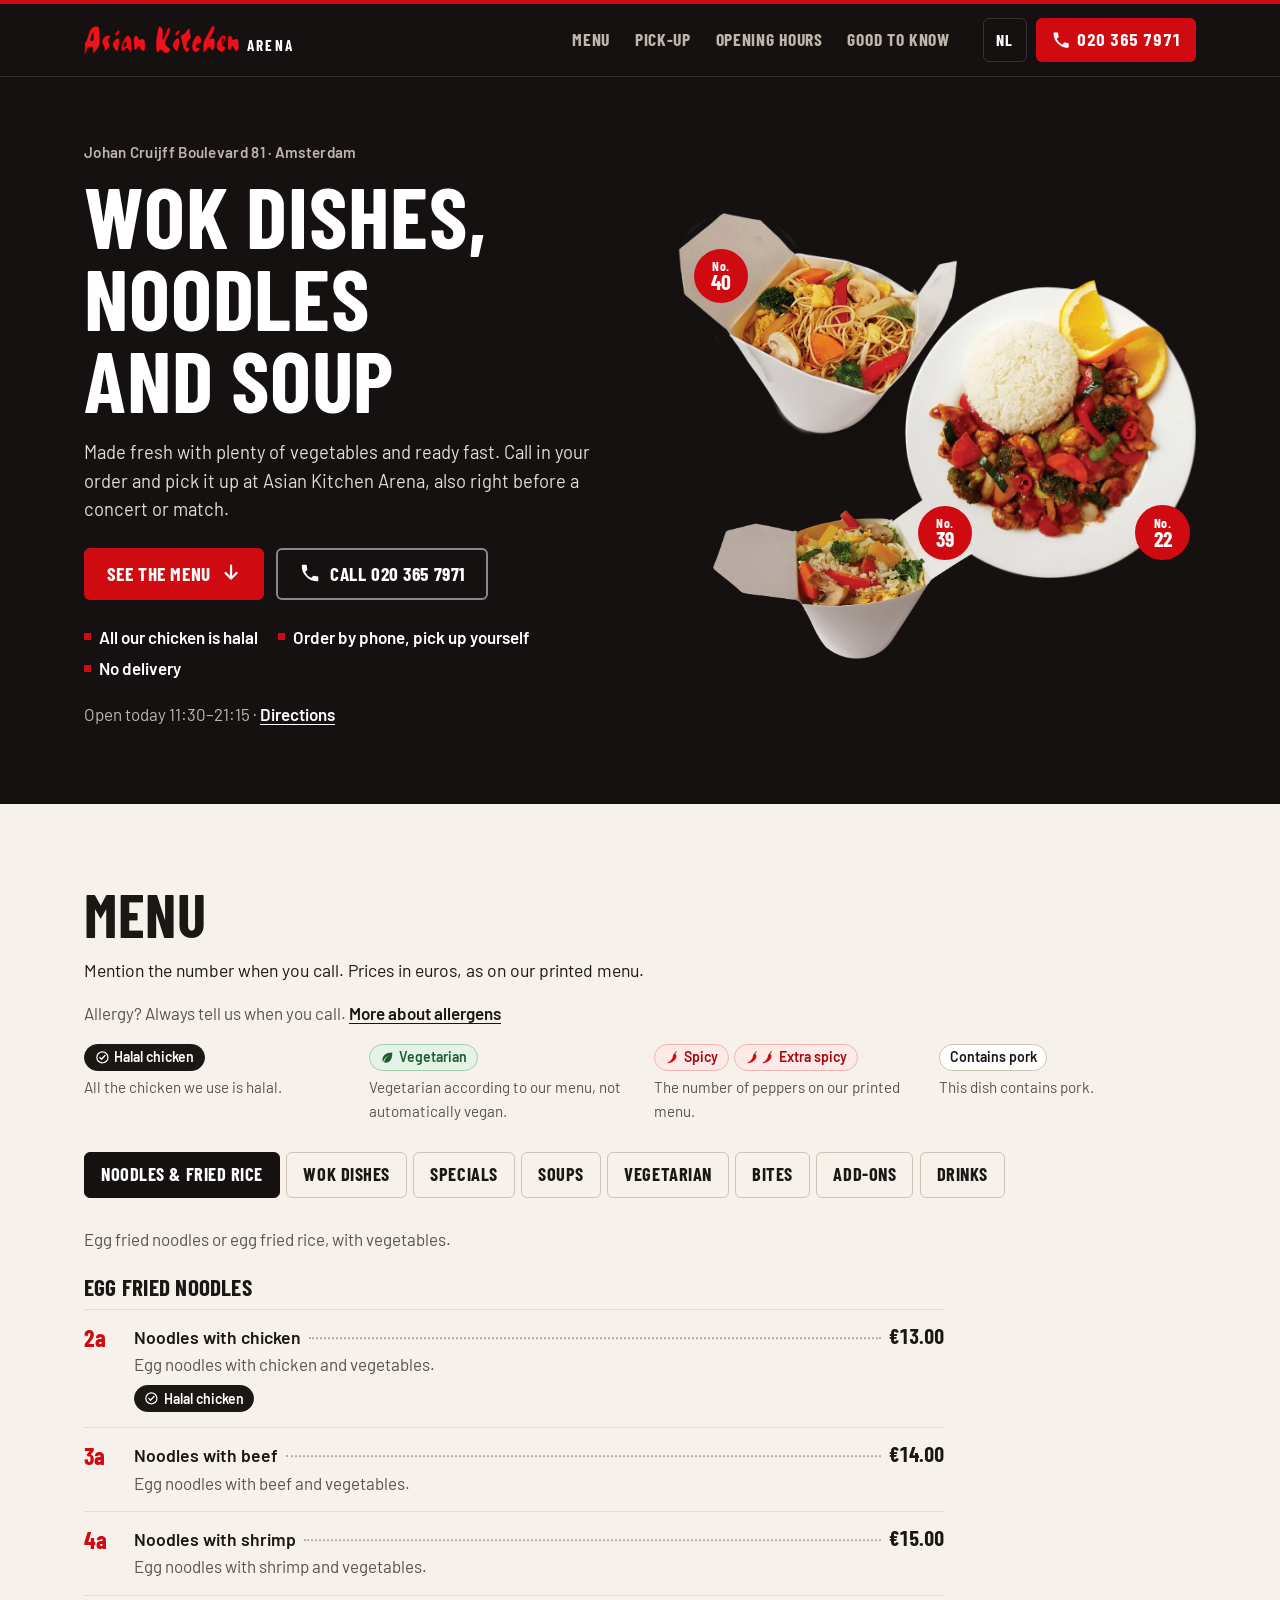
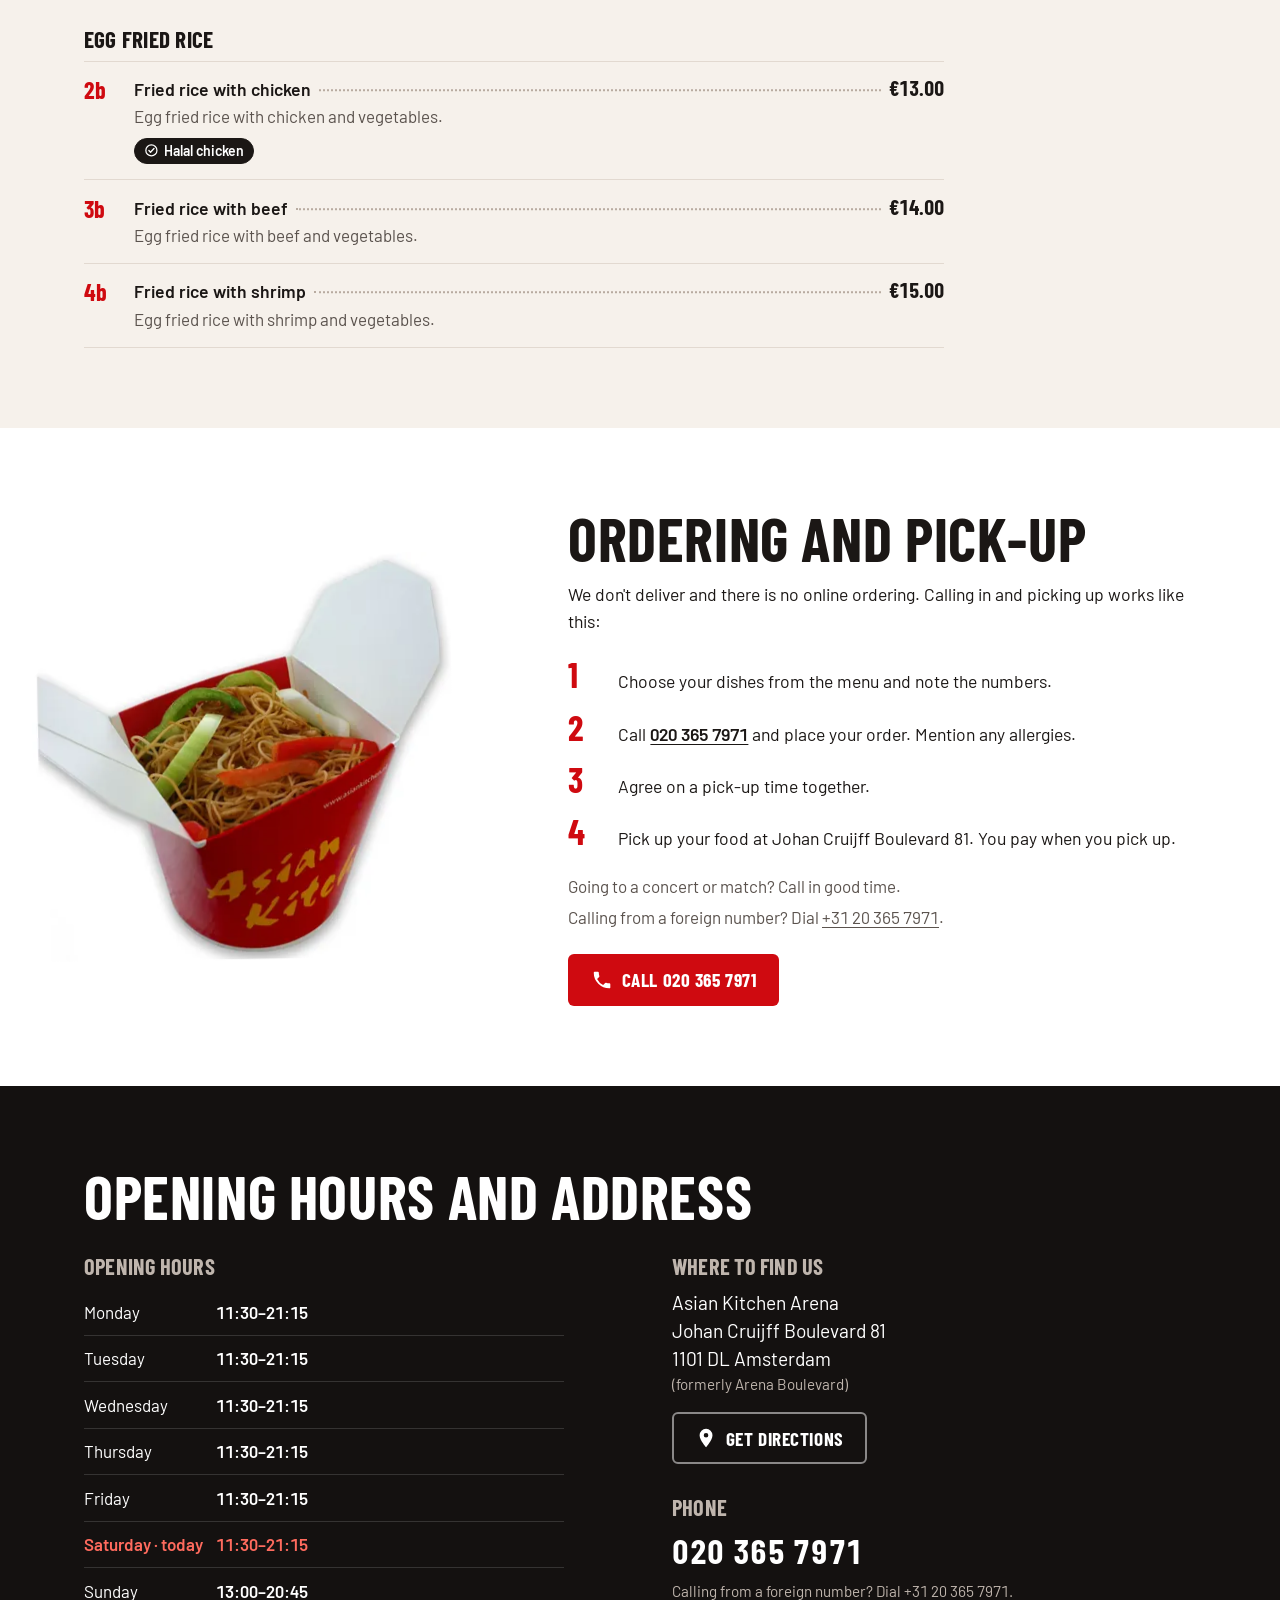
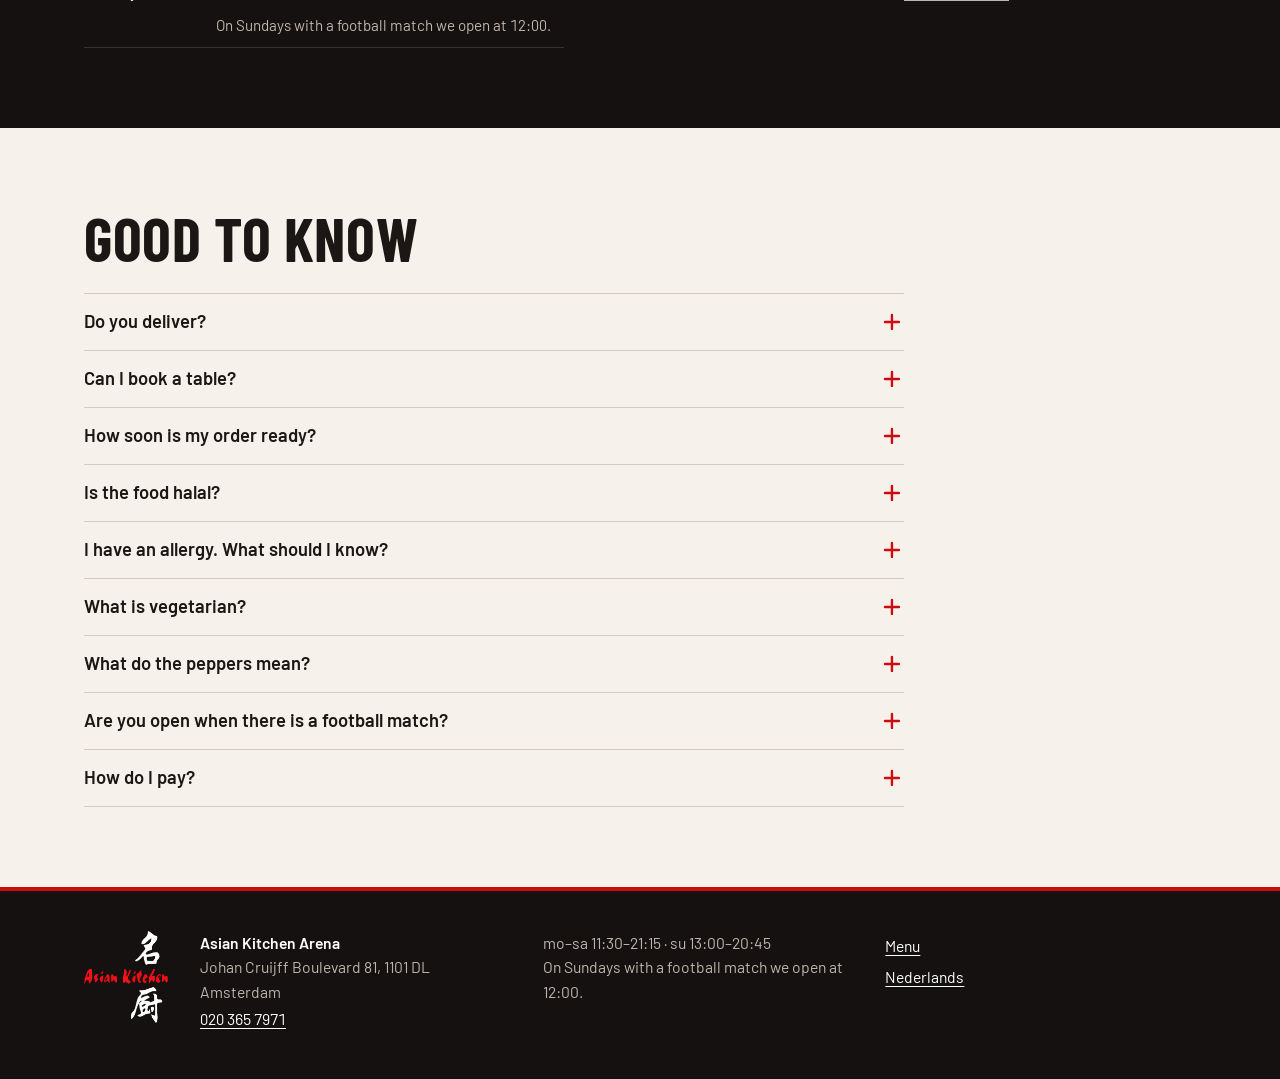
<file: en/index.html>
<!doctype html>
<html lang="en" class="no-js">
<head>
<meta charset="utf-8">
<meta name="viewport" content="width=device-width, initial-scale=1, viewport-fit=cover">
<title>Asian Kitchen Arena | Takeaway on Johan Cruijff Boulevard</title>
<meta name="description" content="Wok dishes, noodles, fried rice and soup, made fresh. See the menu, call 020 365 7971 to order and pick up at Johan Cruijff Boulevard 81, Amsterdam.">
<meta name="robots" content="noindex, nofollow">
<link rel="canonical" href="https://gwnquintenman.github.io/asian-kitchen-arena-website/en/">
<link rel="alternate" hreflang="nl" href="https://gwnquintenman.github.io/asian-kitchen-arena-website/">
<link rel="alternate" hreflang="en" href="https://gwnquintenman.github.io/asian-kitchen-arena-website/en/">
<link rel="alternate" hreflang="x-default" href="https://gwnquintenman.github.io/asian-kitchen-arena-website/">
<meta name="theme-color" content="#141110">
<meta property="og:type" content="restaurant">
<meta property="og:title" content="Asian Kitchen Arena">
<meta property="og:description" content="Wok dishes, noodles, fried rice and soup, made fresh. See the menu, call 020 365 7971 to order and pick up at Johan Cruijff Boulevard 81, Amsterdam.">
<meta property="og:url" content="https://gwnquintenman.github.io/asian-kitchen-arena-website/en/">
<meta property="og:image" content="https://gwnquintenman.github.io/asian-kitchen-arena-website/images/deelafbeelding.jpg">
<meta property="og:locale" content="en_GB">
<link rel="icon" type="image/png" sizes="48x48" href="../images/favicon-48.png">
<link rel="apple-touch-icon" href="../images/apple-touch-icon.png">
<link rel="preload" href="../fonts/barlow-condensed-700.woff2" as="font" type="font/woff2" crossorigin>
<link rel="preload" href="../fonts/barlow-400.woff2" as="font" type="font/woff2" crossorigin>
<link rel="stylesheet" href="../assets/styles.css?v=mwqk1iik">
<script>document.documentElement.classList.replace('no-js','js')</script>
<script type="application/ld+json">{"@context":"https://schema.org","@type":"Restaurant","name":"Asian Kitchen Arena","url":"https://gwnquintenman.github.io/asian-kitchen-arena-website/en/","image":"https://gwnquintenman.github.io/asian-kitchen-arena-website/images/deelafbeelding.jpg","logo":"https://gwnquintenman.github.io/asian-kitchen-arena-website/images/icon-512.png","telephone":"+31 20 365 7971","address":{"@type":"PostalAddress","streetAddress":"Johan Cruijff Boulevard 81","postalCode":"1101 DL","addressLocality":"Amsterdam","addressCountry":"NL"},"servesCuisine":["Asian","Chinese"],"priceRange":"€","acceptsReservations":false,"openingHoursSpecification":[{"@type":"OpeningHoursSpecification","dayOfWeek":["Monday","Tuesday","Wednesday","Thursday","Friday","Saturday"],"opens":"11:30","closes":"21:15"},{"@type":"OpeningHoursSpecification","dayOfWeek":["Sunday"],"opens":"13:00","closes":"20:45"}],"hasMenu":{"@type":"Menu","url":"https://gwnquintenman.github.io/asian-kitchen-arena-website/en/#menu","hasMenuSection":[{"@type":"MenuSection","name":"Noodles & fried rice","hasMenuItem":[{"@type":"MenuItem","name":"2a. Noodles with chicken","offers":{"@type":"Offer","price":"13.00","priceCurrency":"EUR"}},{"@type":"MenuItem","name":"3a. Noodles with beef","offers":{"@type":"Offer","price":"14.00","priceCurrency":"EUR"}},{"@type":"MenuItem","name":"4a. Noodles with shrimp","offers":{"@type":"Offer","price":"15.00","priceCurrency":"EUR"}},{"@type":"MenuItem","name":"2b. Fried rice with chicken","offers":{"@type":"Offer","price":"13.00","priceCurrency":"EUR"}},{"@type":"MenuItem","name":"3b. Fried rice with beef","offers":{"@type":"Offer","price":"14.00","priceCurrency":"EUR"}},{"@type":"MenuItem","name":"4b. Fried rice with shrimp","offers":{"@type":"Offer","price":"15.00","priceCurrency":"EUR"}}]},{"@type":"MenuSection","name":"Wok dishes","hasMenuItem":[{"@type":"MenuItem","name":"19. Chicken curry","offers":{"@type":"Offer","price":"13.50","priceCurrency":"EUR"}},{"@type":"MenuItem","name":"20. Chicken black bean (salty)","offers":{"@type":"Offer","price":"13.50","priceCurrency":"EUR"}},{"@type":"MenuItem","name":"21. Chicken sweet & sour","offers":{"@type":"Offer","price":"13.50","priceCurrency":"EUR"}},{"@type":"MenuItem","name":"22. Chicken Szechuan (spicy)","offers":{"@type":"Offer","price":"13.50","priceCurrency":"EUR"}},{"@type":"MenuItem","name":"23. Chicken Gong Bao (sweet & spicy)","offers":{"@type":"Offer","price":"13.50","priceCurrency":"EUR"}},{"@type":"MenuItem","name":"24. Chicken oyster sauce","offers":{"@type":"Offer","price":"13.50","priceCurrency":"EUR"}},{"@type":"MenuItem","name":"25. Beef curry","offers":{"@type":"Offer","price":"15.50","priceCurrency":"EUR"}},{"@type":"MenuItem","name":"26. Beef black bean (salty)","offers":{"@type":"Offer","price":"15.50","priceCurrency":"EUR"}},{"@type":"MenuItem","name":"27. Beef sweet & sour","offers":{"@type":"Offer","price":"15.50","priceCurrency":"EUR"}},{"@type":"MenuItem","name":"28. Beef Szechuan (spicy)","offers":{"@type":"Offer","price":"15.50","priceCurrency":"EUR"}},{"@type":"MenuItem","name":"29. Beef Gong Bao (sweet & spicy)","offers":{"@type":"Offer","price":"15.50","priceCurrency":"EUR"}},{"@type":"MenuItem","name":"30. Beef oyster sauce","offers":{"@type":"Offer","price":"15.50","priceCurrency":"EUR"}},{"@type":"MenuItem","name":"31. Shrimp curry","offers":{"@type":"Offer","price":"17.50","priceCurrency":"EUR"}},{"@type":"MenuItem","name":"32. Shrimp black bean (salty)","offers":{"@type":"Offer","price":"17.50","priceCurrency":"EUR"}},{"@type":"MenuItem","name":"33. Shrimp sweet & sour","offers":{"@type":"Offer","price":"17.50","priceCurrency":"EUR"}},{"@type":"MenuItem","name":"34. Shrimp Szechuan (spicy)","offers":{"@type":"Offer","price":"17.50","priceCurrency":"EUR"}},{"@type":"MenuItem","name":"35. Shrimp Gong Bao (sweet & spicy)","offers":{"@type":"Offer","price":"17.50","priceCurrency":"EUR"}},{"@type":"MenuItem","name":"36. Shrimp oyster sauce","offers":{"@type":"Offer","price":"17.50","priceCurrency":"EUR"}}]},{"@type":"MenuSection","name":"Specials","hasMenuItem":[{"@type":"MenuItem","name":"15. Crispy Peking duck","offers":{"@type":"Offer","price":"19.50","priceCurrency":"EUR"}},{"@type":"MenuItem","name":"16. Char siu","offers":{"@type":"Offer","price":"17.50","priceCurrency":"EUR"}},{"@type":"MenuItem","name":"16a. Roasted pork belly","offers":{"@type":"Offer","price":"18.50","priceCurrency":"EUR"}},{"@type":"MenuItem","name":"17. Singapore noodles","offers":{"@type":"Offer","price":"16.00","priceCurrency":"EUR"}},{"@type":"MenuItem","name":"18. Yeung Chow fried rice","offers":{"@type":"Offer","price":"16.00","priceCurrency":"EUR"}}]},{"@type":"MenuSection","name":"Soups","hasMenuItem":[{"@type":"MenuItem","name":"41. Wonton noodle soup","offers":{"@type":"Offer","price":"14.50","priceCurrency":"EUR"}},{"@type":"MenuItem","name":"43. Char siu noodle soup","offers":{"@type":"Offer","price":"17.50","priceCurrency":"EUR"}},{"@type":"MenuItem","name":"44. Peking duck noodle soup","offers":{"@type":"Offer","price":"19.50","priceCurrency":"EUR"}},{"@type":"MenuItem","name":"5. Chicken soup","offers":{"@type":"Offer","price":"5.50","priceCurrency":"EUR"}},{"@type":"MenuItem","name":"6. Vegetable soup","offers":{"@type":"Offer","price":"5.50","priceCurrency":"EUR"}},{"@type":"MenuItem","name":"7. Wonton soup","offers":{"@type":"Offer","price":"6.50","priceCurrency":"EUR"}}]},{"@type":"MenuSection","name":"Vegetarian","hasMenuItem":[{"@type":"MenuItem","name":"37. Stir-fried mixed vegetables","offers":{"@type":"Offer","price":"14.50","priceCurrency":"EUR"}},{"@type":"MenuItem","name":"39. Fried rice with egg & vegetables","offers":{"@type":"Offer","price":"12.50","priceCurrency":"EUR"}},{"@type":"MenuItem","name":"40. Noodles with egg & vegetables","offers":{"@type":"Offer","price":"12.50","priceCurrency":"EUR"}},{"@type":"MenuItem","name":"46. Mixed vegetable noodle soup","offers":{"@type":"Offer","price":"16.00","priceCurrency":"EUR"}}]},{"@type":"MenuSection","name":"Bites","hasMenuItem":[{"@type":"MenuItem","name":"9. Chicken satay","offers":{"@type":"Offer","price":"6.00","priceCurrency":"EUR"}},{"@type":"MenuItem","name":"11. Steamed chicken dumplings (siu mai)","offers":{"@type":"Offer","price":"6.00","priceCurrency":"EUR"}},{"@type":"MenuItem","name":"12. Fried chicken dumplings (siu mai)","offers":{"@type":"Offer","price":"6.00","priceCurrency":"EUR"}},{"@type":"MenuItem","name":"13. Mini spring rolls","offers":{"@type":"Offer","price":"5.00","priceCurrency":"EUR"}},{"@type":"MenuItem","name":"14. Crispy shrimp","offers":{"@type":"Offer","price":"5.50","priceCurrency":"EUR"}}]}]}}</script>
</head>
<body>
<a class="overslaan" href="#menu">Skip to the menu</a>
<header class="kop">
  <div class="wrap kop__in">
    <a class="merk" href="./"><img src="../images/woordmerk.png" alt="Asian Kitchen" width="414" height="75"><span class="merk__arena">Arena</span></a>
    <nav class="kop__nav" aria-label="Main menu">
      <a href="#menu">Menu</a>
      <a href="#afhalen">Pick-up</a>
      <a href="#tijden">Opening hours</a>
      <a href="#goed-om-te-weten">Good to know</a>
    </nav>
    <a class="kop__taal" href="../" hreflang="nl" lang="nl"><span class="vh">Lees deze pagina in het Nederlands: </span>NL</a>
    <a class="kop__bel veeg" href="tel:+31203657971"><svg class="i i--tel" viewBox="0 0 24 24" aria-hidden="true"><path d="M6.6 10.8a15.2 15.2 0 0 0 6.6 6.6l2.2-2.2a1 1 0 0 1 1-.25 11.4 11.4 0 0 0 3.6.57 1 1 0 0 1 1 1V20a1 1 0 0 1-1 1A17 17 0 0 1 3 4a1 1 0 0 1 1-1h3.5a1 1 0 0 1 1 1c0 1.25.2 2.45.57 3.57a1 1 0 0 1-.25 1z" fill="currentColor"/></svg><span class="kop__bel-woord">Call</span><span class="kop__bel-nr">020 365 7971</span></a>
  </div>
</header>

<main>
<section class="hero" aria-labelledby="h-hero">
<div class="wrap hero__in">
  <div class="hero__tekst">
    <p class="hero__plaats">Johan Cruijff Boulevard 81 · Amsterdam</p>
    <h1 id="h-hero">Wok dishes, noodles and soup</h1>
    <p class="hero__lead">Made fresh with plenty of vegetables and ready fast. Call in your order and pick it up at Asian Kitchen Arena, also right before a concert or match.</p>
    <div class="knoppen">
      <a class="knop veeg knop--rood" href="#menu">See the menu<svg class="i i--pijl" viewBox="0 0 24 24" aria-hidden="true"><path d="M12 4v14m0 0-6-6m6 6 6-6" fill="none" stroke="currentColor" stroke-width="2.4" stroke-linecap="round" stroke-linejoin="round"/></svg></a>
      <a class="knop veeg knop--lijn" href="tel:+31203657971"><svg class="i i--tel" viewBox="0 0 24 24" aria-hidden="true"><path d="M6.6 10.8a15.2 15.2 0 0 0 6.6 6.6l2.2-2.2a1 1 0 0 1 1-.25 11.4 11.4 0 0 0 3.6.57 1 1 0 0 1 1 1V20a1 1 0 0 1-1 1A17 17 0 0 1 3 4a1 1 0 0 1 1-1h3.5a1 1 0 0 1 1 1c0 1.25.2 2.45.57 3.57a1 1 0 0 1-.25 1z" fill="currentColor"/></svg>Call 020 365 7971</a>
    </div>
    <ul class="hero__feiten"><li>All our chicken is halal</li><li>Order by phone, pick up yourself</li><li>No delivery</li></ul>
    <p class="hero__vandaag"><span data-vandaag>mo–sa 11:30–21:15 · su 13:00–20:45</span> <span class="hero__route">· <a href="https://www.google.com/maps/dir/?api=1&destination=Asian+Kitchen%2C+Johan+Cruijff+Boulevard+81%2C+1101+DL+Amsterdam" target="_blank" rel="noopener">Directions</a></span></p>
  </div>
  <div class="hero__fotos" role="img" aria-label="Three Asian Kitchen dishes: no. 22 chicken Szechuan with rice, no. 40 noodles with vegetables and no. 39 fried rice with vegetables">
<figure class="hf hf--40">
  <img src="../images/nr-40-groot.webp" alt="" width="661" height="526" decoding="async">
  <span class="badge" aria-hidden="true"><small>No.</small>40</span>
</figure>
<figure class="hf hf--22">
  <img src="../images/nr-22-groot.webp" alt="" width="637" height="652" decoding="async" fetchpriority="high">
  <span class="badge" aria-hidden="true"><small>No.</small>22</span>
</figure>
<figure class="hf hf--39">
  <img src="../images/nr-39-groot.webp" alt="" width="768" height="465" decoding="async">
  <span class="badge" aria-hidden="true"><small>No.</small>39</span>
</figure>
  </div>
</div>
</section>

<section class="menu" id="menu" aria-labelledby="h-menu">
<div class="wrap">
  <div class="sectiekop">
    <h2 id="h-menu">Menu</h2>
    <p class="sectiekop__tekst">Mention the number when you call. Prices in euros, as on our printed menu.</p>
    <p class="menu__meta">Allergy? Always tell us when you call. <a href="#vraag-allergie">More about allergens</a></p>
    <ul class="legenda" aria-label="What the labels mean"><li><span class="legenda__tags"><span class="tag tag--halal-kip"><svg class="i" viewBox="0 0 24 24" aria-hidden="true"><circle cx="12" cy="12" r="9" fill="none" stroke="currentColor" stroke-width="2"/><path d="m8 12.3 2.6 2.6L16.2 9" fill="none" stroke="currentColor" stroke-width="2.2" stroke-linecap="round" stroke-linejoin="round"/></svg>Halal chicken</span></span><span class="legenda__uitleg">All the chicken we use is halal.</span></li><li><span class="legenda__tags"><span class="tag tag--vegetarisch"><svg class="i" viewBox="0 0 24 24" aria-hidden="true"><path d="M20 4C9 4 4 9.5 4 16c0 1.4.3 2.6.8 3.6C7 13 11 10 15 8.5c-4 2.3-7 6-8.6 11.2 1 .5 2.1.8 3.4.8C16.5 20.5 20 14 20 4z" fill="currentColor"/></svg>Vegetarian</span></span><span class="legenda__uitleg">Vegetarian according to our menu, not automatically vegan.</span></li><li><span class="legenda__tags"><span class="tag tag--peper"><svg class="i i--peper" viewBox="0 0 24 24" aria-hidden="true"><path d="M15.5 6.2c1.6.2 3 1.6 3.1 3.4.3 4.6-5.4 11-13.6 11.9-1 .1-1.2-1.1-.3-1.4 5.3-1.9 7.6-6.3 8.4-10.7.3-1.9 1.1-3.4 2.4-3.2z" fill="currentColor"/><path d="M16 6.3c.1-1.6.9-2.9 2.6-3.5" fill="none" stroke="#2f7a3b" stroke-width="1.8" stroke-linecap="round"/></svg>Spicy</span> <span class="tag tag--peper"><svg class="i i--peper" viewBox="0 0 24 24" aria-hidden="true"><path d="M15.5 6.2c1.6.2 3 1.6 3.1 3.4.3 4.6-5.4 11-13.6 11.9-1 .1-1.2-1.1-.3-1.4 5.3-1.9 7.6-6.3 8.4-10.7.3-1.9 1.1-3.4 2.4-3.2z" fill="currentColor"/><path d="M16 6.3c.1-1.6.9-2.9 2.6-3.5" fill="none" stroke="#2f7a3b" stroke-width="1.8" stroke-linecap="round"/></svg><svg class="i i--peper" viewBox="0 0 24 24" aria-hidden="true"><path d="M15.5 6.2c1.6.2 3 1.6 3.1 3.4.3 4.6-5.4 11-13.6 11.9-1 .1-1.2-1.1-.3-1.4 5.3-1.9 7.6-6.3 8.4-10.7.3-1.9 1.1-3.4 2.4-3.2z" fill="currentColor"/><path d="M16 6.3c.1-1.6.9-2.9 2.6-3.5" fill="none" stroke="#2f7a3b" stroke-width="1.8" stroke-linecap="round"/></svg>Extra spicy</span></span><span class="legenda__uitleg">The number of peppers on our printed menu.</span></li><li><span class="legenda__tags"><span class="tag tag--varkensvlees">Contains pork</span></span><span class="legenda__uitleg">This dish contains pork.</span></li></ul>
  </div>
  <div class="tabs js-only" role="tablist" aria-label="Menu categories"><button type="button" class="tab" role="tab" id="tab-noedels-nasi" aria-controls="paneel-noedels-nasi" aria-selected="true" tabindex="0">Noodles &amp; fried rice</button><button type="button" class="tab" role="tab" id="tab-wok" aria-controls="paneel-wok" aria-selected="false" tabindex="-1">Wok dishes</button><button type="button" class="tab" role="tab" id="tab-specialiteiten" aria-controls="paneel-specialiteiten" aria-selected="false" tabindex="-1">Specials</button><button type="button" class="tab" role="tab" id="tab-soepen" aria-controls="paneel-soepen" aria-selected="false" tabindex="-1">Soups</button><button type="button" class="tab" role="tab" id="tab-vegetarisch" aria-controls="paneel-vegetarisch" aria-selected="false" tabindex="-1">Vegetarian</button><button type="button" class="tab" role="tab" id="tab-bites" aria-controls="paneel-bites" aria-selected="false" tabindex="-1">Bites</button><button type="button" class="tab" role="tab" id="tab-extras" aria-controls="paneel-extras" aria-selected="false" tabindex="-1">Add-ons</button><button type="button" class="tab" role="tab" id="tab-dranken" aria-controls="paneel-dranken" aria-selected="false" tabindex="-1">Drinks</button></div>
  <div class="panelen">
<section class="paneel paneel--lijst" id="paneel-noedels-nasi" data-paneel="noedels-nasi" aria-labelledby="titel-noedels-nasi">
<h3 class="paneel__titel" id="titel-noedels-nasi">Noodles &amp; fried rice</h3>
<p class="paneel__intro">Egg fried noodles or egg fried rice, with vegetables.</p>

<div class="groep">
<h4 class="groep__titel">Egg fried noodles</h4>
<ul class="lijst"><li class="gerecht rij" id="nr-2a" data-nr="2a" data-prijs="13" data-peper="0" data-labels="halal-kip">
  <span class="rij__nr"><span class="vh">No. </span>2a</span>
  <div class="rij__tekst">
    <p class="rij__kop"><span class="rij__naam">Noodles with chicken</span><span class="rij__stip" aria-hidden="true"></span><span class="rij__prijs">€13.00</span></p>
    <p class="rij__inhoud">Egg noodles with chicken and vegetables.</p><p class="rij__tags"><span class="tag tag--halal-kip"><svg class="i" viewBox="0 0 24 24" aria-hidden="true"><circle cx="12" cy="12" r="9" fill="none" stroke="currentColor" stroke-width="2"/><path d="m8 12.3 2.6 2.6L16.2 9" fill="none" stroke="currentColor" stroke-width="2.2" stroke-linecap="round" stroke-linejoin="round"/></svg>Halal chicken</span></p>
  </div>
  
</li>
<li class="gerecht rij" id="nr-3a" data-nr="3a" data-prijs="14" data-peper="0" data-labels="">
  <span class="rij__nr"><span class="vh">No. </span>3a</span>
  <div class="rij__tekst">
    <p class="rij__kop"><span class="rij__naam">Noodles with beef</span><span class="rij__stip" aria-hidden="true"></span><span class="rij__prijs">€14.00</span></p>
    <p class="rij__inhoud">Egg noodles with beef and vegetables.</p>
  </div>
  
</li>
<li class="gerecht rij" id="nr-4a" data-nr="4a" data-prijs="15" data-peper="0" data-labels="">
  <span class="rij__nr"><span class="vh">No. </span>4a</span>
  <div class="rij__tekst">
    <p class="rij__kop"><span class="rij__naam">Noodles with shrimp</span><span class="rij__stip" aria-hidden="true"></span><span class="rij__prijs">€15.00</span></p>
    <p class="rij__inhoud">Egg noodles with shrimp and vegetables.</p>
  </div>
  
</li></ul>

</div>
<div class="groep">
<h4 class="groep__titel">Egg fried rice</h4>
<ul class="lijst"><li class="gerecht rij" id="nr-2b" data-nr="2b" data-prijs="13" data-peper="0" data-labels="halal-kip">
  <span class="rij__nr"><span class="vh">No. </span>2b</span>
  <div class="rij__tekst">
    <p class="rij__kop"><span class="rij__naam">Fried rice with chicken</span><span class="rij__stip" aria-hidden="true"></span><span class="rij__prijs">€13.00</span></p>
    <p class="rij__inhoud">Egg fried rice with chicken and vegetables.</p><p class="rij__tags"><span class="tag tag--halal-kip"><svg class="i" viewBox="0 0 24 24" aria-hidden="true"><circle cx="12" cy="12" r="9" fill="none" stroke="currentColor" stroke-width="2"/><path d="m8 12.3 2.6 2.6L16.2 9" fill="none" stroke="currentColor" stroke-width="2.2" stroke-linecap="round" stroke-linejoin="round"/></svg>Halal chicken</span></p>
  </div>
  
</li>
<li class="gerecht rij" id="nr-3b" data-nr="3b" data-prijs="14" data-peper="0" data-labels="">
  <span class="rij__nr"><span class="vh">No. </span>3b</span>
  <div class="rij__tekst">
    <p class="rij__kop"><span class="rij__naam">Fried rice with beef</span><span class="rij__stip" aria-hidden="true"></span><span class="rij__prijs">€14.00</span></p>
    <p class="rij__inhoud">Egg fried rice with beef and vegetables.</p>
  </div>
  
</li>
<li class="gerecht rij" id="nr-4b" data-nr="4b" data-prijs="15" data-peper="0" data-labels="">
  <span class="rij__nr"><span class="vh">No. </span>4b</span>
  <div class="rij__tekst">
    <p class="rij__kop"><span class="rij__naam">Fried rice with shrimp</span><span class="rij__stip" aria-hidden="true"></span><span class="rij__prijs">€15.00</span></p>
    <p class="rij__inhoud">Egg fried rice with shrimp and vegetables.</p>
  </div>
  
</li></ul>

</div>
</section>
<section class="paneel paneel--lijst" id="paneel-wok" data-paneel="wok" aria-labelledby="titel-wok" data-start-verborgen>
<h3 class="paneel__titel" id="titel-wok">Wok dishes</h3>
<p class="paneel__intro">All wok dishes come with vegetables and white rice.</p>
<p class="paneel__noot">Egg noodles or egg fried rice instead of white rice? That is + €2.50. <a href="#paneel-extras" data-naar-paneel="extras">All add-ons</a></p>
<div class="groep">
<h4 class="groep__titel">With chicken</h4>
<ul class="lijst"><li class="gerecht rij" id="nr-19" data-nr="19" data-prijs="13.5" data-peper="1" data-labels="halal-kip">
  <span class="rij__nr"><span class="vh">No. </span>19</span>
  <div class="rij__tekst">
    <p class="rij__kop"><span class="rij__naam">Chicken curry</span><span class="rij__stip" aria-hidden="true"></span><span class="rij__prijs">€13.50</span></p>
    <p class="rij__inhoud">With vegetables and white rice.</p><p class="rij__tags"><span class="tag tag--halal-kip"><svg class="i" viewBox="0 0 24 24" aria-hidden="true"><circle cx="12" cy="12" r="9" fill="none" stroke="currentColor" stroke-width="2"/><path d="m8 12.3 2.6 2.6L16.2 9" fill="none" stroke="currentColor" stroke-width="2.2" stroke-linecap="round" stroke-linejoin="round"/></svg>Halal chicken</span><span class="tag tag--peper"><svg class="i i--peper" viewBox="0 0 24 24" aria-hidden="true"><path d="M15.5 6.2c1.6.2 3 1.6 3.1 3.4.3 4.6-5.4 11-13.6 11.9-1 .1-1.2-1.1-.3-1.4 5.3-1.9 7.6-6.3 8.4-10.7.3-1.9 1.1-3.4 2.4-3.2z" fill="currentColor"/><path d="M16 6.3c.1-1.6.9-2.9 2.6-3.5" fill="none" stroke="#2f7a3b" stroke-width="1.8" stroke-linecap="round"/></svg>Spicy</span></p>
  </div>
  
</li>
<li class="gerecht rij" id="nr-20" data-nr="20" data-prijs="13.5" data-peper="1" data-labels="halal-kip">
  <span class="rij__nr"><span class="vh">No. </span>20</span>
  <div class="rij__tekst">
    <p class="rij__kop"><span class="rij__naam">Chicken black bean (salty)</span><span class="rij__stip" aria-hidden="true"></span><span class="rij__prijs">€13.50</span></p>
    <p class="rij__inhoud">With vegetables and white rice.</p><p class="rij__tags"><span class="tag tag--halal-kip"><svg class="i" viewBox="0 0 24 24" aria-hidden="true"><circle cx="12" cy="12" r="9" fill="none" stroke="currentColor" stroke-width="2"/><path d="m8 12.3 2.6 2.6L16.2 9" fill="none" stroke="currentColor" stroke-width="2.2" stroke-linecap="round" stroke-linejoin="round"/></svg>Halal chicken</span><span class="tag tag--peper"><svg class="i i--peper" viewBox="0 0 24 24" aria-hidden="true"><path d="M15.5 6.2c1.6.2 3 1.6 3.1 3.4.3 4.6-5.4 11-13.6 11.9-1 .1-1.2-1.1-.3-1.4 5.3-1.9 7.6-6.3 8.4-10.7.3-1.9 1.1-3.4 2.4-3.2z" fill="currentColor"/><path d="M16 6.3c.1-1.6.9-2.9 2.6-3.5" fill="none" stroke="#2f7a3b" stroke-width="1.8" stroke-linecap="round"/></svg>Spicy</span></p>
  </div>
  
</li>
<li class="gerecht rij" id="nr-21" data-nr="21" data-prijs="13.5" data-peper="0" data-labels="halal-kip">
  <span class="rij__nr"><span class="vh">No. </span>21</span>
  <div class="rij__tekst">
    <p class="rij__kop"><span class="rij__naam">Chicken sweet &amp; sour</span><span class="rij__stip" aria-hidden="true"></span><span class="rij__prijs">€13.50</span></p>
    <p class="rij__inhoud">With vegetables and white rice.</p><p class="rij__tags"><span class="tag tag--halal-kip"><svg class="i" viewBox="0 0 24 24" aria-hidden="true"><circle cx="12" cy="12" r="9" fill="none" stroke="currentColor" stroke-width="2"/><path d="m8 12.3 2.6 2.6L16.2 9" fill="none" stroke="currentColor" stroke-width="2.2" stroke-linecap="round" stroke-linejoin="round"/></svg>Halal chicken</span></p>
  </div>
  
</li>
<li class="gerecht rij" id="nr-22" data-nr="22" data-prijs="13.5" data-peper="2" data-labels="halal-kip">
  <span class="rij__nr"><span class="vh">No. </span>22</span>
  <div class="rij__tekst">
    <p class="rij__kop"><span class="rij__naam">Chicken Szechuan (spicy)</span><span class="rij__stip" aria-hidden="true"></span><span class="rij__prijs">€13.50</span></p>
    <p class="rij__inhoud">With vegetables and white rice.</p><p class="rij__tags"><span class="tag tag--halal-kip"><svg class="i" viewBox="0 0 24 24" aria-hidden="true"><circle cx="12" cy="12" r="9" fill="none" stroke="currentColor" stroke-width="2"/><path d="m8 12.3 2.6 2.6L16.2 9" fill="none" stroke="currentColor" stroke-width="2.2" stroke-linecap="round" stroke-linejoin="round"/></svg>Halal chicken</span><span class="tag tag--peper"><svg class="i i--peper" viewBox="0 0 24 24" aria-hidden="true"><path d="M15.5 6.2c1.6.2 3 1.6 3.1 3.4.3 4.6-5.4 11-13.6 11.9-1 .1-1.2-1.1-.3-1.4 5.3-1.9 7.6-6.3 8.4-10.7.3-1.9 1.1-3.4 2.4-3.2z" fill="currentColor"/><path d="M16 6.3c.1-1.6.9-2.9 2.6-3.5" fill="none" stroke="#2f7a3b" stroke-width="1.8" stroke-linecap="round"/></svg><svg class="i i--peper" viewBox="0 0 24 24" aria-hidden="true"><path d="M15.5 6.2c1.6.2 3 1.6 3.1 3.4.3 4.6-5.4 11-13.6 11.9-1 .1-1.2-1.1-.3-1.4 5.3-1.9 7.6-6.3 8.4-10.7.3-1.9 1.1-3.4 2.4-3.2z" fill="currentColor"/><path d="M16 6.3c.1-1.6.9-2.9 2.6-3.5" fill="none" stroke="#2f7a3b" stroke-width="1.8" stroke-linecap="round"/></svg>Extra spicy</span></p>
  </div>
  
</li>
<li class="gerecht rij" id="nr-23" data-nr="23" data-prijs="13.5" data-peper="1" data-labels="halal-kip">
  <span class="rij__nr"><span class="vh">No. </span>23</span>
  <div class="rij__tekst">
    <p class="rij__kop"><span class="rij__naam">Chicken Gong Bao (sweet &amp; spicy)</span><span class="rij__stip" aria-hidden="true"></span><span class="rij__prijs">€13.50</span></p>
    <p class="rij__inhoud">With vegetables and white rice.</p><p class="rij__tags"><span class="tag tag--halal-kip"><svg class="i" viewBox="0 0 24 24" aria-hidden="true"><circle cx="12" cy="12" r="9" fill="none" stroke="currentColor" stroke-width="2"/><path d="m8 12.3 2.6 2.6L16.2 9" fill="none" stroke="currentColor" stroke-width="2.2" stroke-linecap="round" stroke-linejoin="round"/></svg>Halal chicken</span><span class="tag tag--peper"><svg class="i i--peper" viewBox="0 0 24 24" aria-hidden="true"><path d="M15.5 6.2c1.6.2 3 1.6 3.1 3.4.3 4.6-5.4 11-13.6 11.9-1 .1-1.2-1.1-.3-1.4 5.3-1.9 7.6-6.3 8.4-10.7.3-1.9 1.1-3.4 2.4-3.2z" fill="currentColor"/><path d="M16 6.3c.1-1.6.9-2.9 2.6-3.5" fill="none" stroke="#2f7a3b" stroke-width="1.8" stroke-linecap="round"/></svg>Spicy</span></p>
  </div>
  
</li>
<li class="gerecht rij" id="nr-24" data-nr="24" data-prijs="13.5" data-peper="0" data-labels="halal-kip">
  <span class="rij__nr"><span class="vh">No. </span>24</span>
  <div class="rij__tekst">
    <p class="rij__kop"><span class="rij__naam">Chicken oyster sauce</span><span class="rij__stip" aria-hidden="true"></span><span class="rij__prijs">€13.50</span></p>
    <p class="rij__inhoud">With vegetables and white rice.</p><p class="rij__tags"><span class="tag tag--halal-kip"><svg class="i" viewBox="0 0 24 24" aria-hidden="true"><circle cx="12" cy="12" r="9" fill="none" stroke="currentColor" stroke-width="2"/><path d="m8 12.3 2.6 2.6L16.2 9" fill="none" stroke="currentColor" stroke-width="2.2" stroke-linecap="round" stroke-linejoin="round"/></svg>Halal chicken</span></p>
  </div>
  
</li></ul>

</div>
<div class="groep">
<h4 class="groep__titel">With beef</h4>
<ul class="lijst"><li class="gerecht rij" id="nr-25" data-nr="25" data-prijs="15.5" data-peper="1" data-labels="">
  <span class="rij__nr"><span class="vh">No. </span>25</span>
  <div class="rij__tekst">
    <p class="rij__kop"><span class="rij__naam">Beef curry</span><span class="rij__stip" aria-hidden="true"></span><span class="rij__prijs">€15.50</span></p>
    <p class="rij__inhoud">With vegetables and white rice.</p><p class="rij__tags"><span class="tag tag--peper"><svg class="i i--peper" viewBox="0 0 24 24" aria-hidden="true"><path d="M15.5 6.2c1.6.2 3 1.6 3.1 3.4.3 4.6-5.4 11-13.6 11.9-1 .1-1.2-1.1-.3-1.4 5.3-1.9 7.6-6.3 8.4-10.7.3-1.9 1.1-3.4 2.4-3.2z" fill="currentColor"/><path d="M16 6.3c.1-1.6.9-2.9 2.6-3.5" fill="none" stroke="#2f7a3b" stroke-width="1.8" stroke-linecap="round"/></svg>Spicy</span></p>
  </div>
  
</li>
<li class="gerecht rij" id="nr-26" data-nr="26" data-prijs="15.5" data-peper="1" data-labels="">
  <span class="rij__nr"><span class="vh">No. </span>26</span>
  <div class="rij__tekst">
    <p class="rij__kop"><span class="rij__naam">Beef black bean (salty)</span><span class="rij__stip" aria-hidden="true"></span><span class="rij__prijs">€15.50</span></p>
    <p class="rij__inhoud">With vegetables and white rice.</p><p class="rij__tags"><span class="tag tag--peper"><svg class="i i--peper" viewBox="0 0 24 24" aria-hidden="true"><path d="M15.5 6.2c1.6.2 3 1.6 3.1 3.4.3 4.6-5.4 11-13.6 11.9-1 .1-1.2-1.1-.3-1.4 5.3-1.9 7.6-6.3 8.4-10.7.3-1.9 1.1-3.4 2.4-3.2z" fill="currentColor"/><path d="M16 6.3c.1-1.6.9-2.9 2.6-3.5" fill="none" stroke="#2f7a3b" stroke-width="1.8" stroke-linecap="round"/></svg>Spicy</span></p>
  </div>
  
</li>
<li class="gerecht rij" id="nr-27" data-nr="27" data-prijs="15.5" data-peper="0" data-labels="">
  <span class="rij__nr"><span class="vh">No. </span>27</span>
  <div class="rij__tekst">
    <p class="rij__kop"><span class="rij__naam">Beef sweet &amp; sour</span><span class="rij__stip" aria-hidden="true"></span><span class="rij__prijs">€15.50</span></p>
    <p class="rij__inhoud">With vegetables and white rice.</p>
  </div>
  
</li>
<li class="gerecht rij" id="nr-28" data-nr="28" data-prijs="15.5" data-peper="2" data-labels="">
  <span class="rij__nr"><span class="vh">No. </span>28</span>
  <div class="rij__tekst">
    <p class="rij__kop"><span class="rij__naam">Beef Szechuan (spicy)</span><span class="rij__stip" aria-hidden="true"></span><span class="rij__prijs">€15.50</span></p>
    <p class="rij__inhoud">With vegetables and white rice.</p><p class="rij__tags"><span class="tag tag--peper"><svg class="i i--peper" viewBox="0 0 24 24" aria-hidden="true"><path d="M15.5 6.2c1.6.2 3 1.6 3.1 3.4.3 4.6-5.4 11-13.6 11.9-1 .1-1.2-1.1-.3-1.4 5.3-1.9 7.6-6.3 8.4-10.7.3-1.9 1.1-3.4 2.4-3.2z" fill="currentColor"/><path d="M16 6.3c.1-1.6.9-2.9 2.6-3.5" fill="none" stroke="#2f7a3b" stroke-width="1.8" stroke-linecap="round"/></svg><svg class="i i--peper" viewBox="0 0 24 24" aria-hidden="true"><path d="M15.5 6.2c1.6.2 3 1.6 3.1 3.4.3 4.6-5.4 11-13.6 11.9-1 .1-1.2-1.1-.3-1.4 5.3-1.9 7.6-6.3 8.4-10.7.3-1.9 1.1-3.4 2.4-3.2z" fill="currentColor"/><path d="M16 6.3c.1-1.6.9-2.9 2.6-3.5" fill="none" stroke="#2f7a3b" stroke-width="1.8" stroke-linecap="round"/></svg>Extra spicy</span></p>
  </div>
  
</li>
<li class="gerecht rij" id="nr-29" data-nr="29" data-prijs="15.5" data-peper="1" data-labels="">
  <span class="rij__nr"><span class="vh">No. </span>29</span>
  <div class="rij__tekst">
    <p class="rij__kop"><span class="rij__naam">Beef Gong Bao (sweet &amp; spicy)</span><span class="rij__stip" aria-hidden="true"></span><span class="rij__prijs">€15.50</span></p>
    <p class="rij__inhoud">With vegetables and white rice.</p><p class="rij__tags"><span class="tag tag--peper"><svg class="i i--peper" viewBox="0 0 24 24" aria-hidden="true"><path d="M15.5 6.2c1.6.2 3 1.6 3.1 3.4.3 4.6-5.4 11-13.6 11.9-1 .1-1.2-1.1-.3-1.4 5.3-1.9 7.6-6.3 8.4-10.7.3-1.9 1.1-3.4 2.4-3.2z" fill="currentColor"/><path d="M16 6.3c.1-1.6.9-2.9 2.6-3.5" fill="none" stroke="#2f7a3b" stroke-width="1.8" stroke-linecap="round"/></svg>Spicy</span></p>
  </div>
  
</li>
<li class="gerecht rij" id="nr-30" data-nr="30" data-prijs="15.5" data-peper="0" data-labels="">
  <span class="rij__nr"><span class="vh">No. </span>30</span>
  <div class="rij__tekst">
    <p class="rij__kop"><span class="rij__naam">Beef oyster sauce</span><span class="rij__stip" aria-hidden="true"></span><span class="rij__prijs">€15.50</span></p>
    <p class="rij__inhoud">With vegetables and white rice.</p>
  </div>
  
</li></ul>

</div>
<div class="groep">
<h4 class="groep__titel">With shrimp</h4>
<ul class="lijst"><li class="gerecht rij" id="nr-31" data-nr="31" data-prijs="17.5" data-peper="1" data-labels="">
  <span class="rij__nr"><span class="vh">No. </span>31</span>
  <div class="rij__tekst">
    <p class="rij__kop"><span class="rij__naam">Shrimp curry</span><span class="rij__stip" aria-hidden="true"></span><span class="rij__prijs">€17.50</span></p>
    <p class="rij__inhoud">With vegetables and white rice.</p><p class="rij__tags"><span class="tag tag--peper"><svg class="i i--peper" viewBox="0 0 24 24" aria-hidden="true"><path d="M15.5 6.2c1.6.2 3 1.6 3.1 3.4.3 4.6-5.4 11-13.6 11.9-1 .1-1.2-1.1-.3-1.4 5.3-1.9 7.6-6.3 8.4-10.7.3-1.9 1.1-3.4 2.4-3.2z" fill="currentColor"/><path d="M16 6.3c.1-1.6.9-2.9 2.6-3.5" fill="none" stroke="#2f7a3b" stroke-width="1.8" stroke-linecap="round"/></svg>Spicy</span></p>
  </div>
  
</li>
<li class="gerecht rij" id="nr-32" data-nr="32" data-prijs="17.5" data-peper="1" data-labels="">
  <span class="rij__nr"><span class="vh">No. </span>32</span>
  <div class="rij__tekst">
    <p class="rij__kop"><span class="rij__naam">Shrimp black bean (salty)</span><span class="rij__stip" aria-hidden="true"></span><span class="rij__prijs">€17.50</span></p>
    <p class="rij__inhoud">With vegetables and white rice.</p><p class="rij__tags"><span class="tag tag--peper"><svg class="i i--peper" viewBox="0 0 24 24" aria-hidden="true"><path d="M15.5 6.2c1.6.2 3 1.6 3.1 3.4.3 4.6-5.4 11-13.6 11.9-1 .1-1.2-1.1-.3-1.4 5.3-1.9 7.6-6.3 8.4-10.7.3-1.9 1.1-3.4 2.4-3.2z" fill="currentColor"/><path d="M16 6.3c.1-1.6.9-2.9 2.6-3.5" fill="none" stroke="#2f7a3b" stroke-width="1.8" stroke-linecap="round"/></svg>Spicy</span></p>
  </div>
  
</li>
<li class="gerecht rij" id="nr-33" data-nr="33" data-prijs="17.5" data-peper="0" data-labels="">
  <span class="rij__nr"><span class="vh">No. </span>33</span>
  <div class="rij__tekst">
    <p class="rij__kop"><span class="rij__naam">Shrimp sweet &amp; sour</span><span class="rij__stip" aria-hidden="true"></span><span class="rij__prijs">€17.50</span></p>
    <p class="rij__inhoud">With vegetables and white rice.</p>
  </div>
  
</li>
<li class="gerecht rij" id="nr-34" data-nr="34" data-prijs="17.5" data-peper="2" data-labels="">
  <span class="rij__nr"><span class="vh">No. </span>34</span>
  <div class="rij__tekst">
    <p class="rij__kop"><span class="rij__naam">Shrimp Szechuan (spicy)</span><span class="rij__stip" aria-hidden="true"></span><span class="rij__prijs">€17.50</span></p>
    <p class="rij__inhoud">With vegetables and white rice.</p><p class="rij__tags"><span class="tag tag--peper"><svg class="i i--peper" viewBox="0 0 24 24" aria-hidden="true"><path d="M15.5 6.2c1.6.2 3 1.6 3.1 3.4.3 4.6-5.4 11-13.6 11.9-1 .1-1.2-1.1-.3-1.4 5.3-1.9 7.6-6.3 8.4-10.7.3-1.9 1.1-3.4 2.4-3.2z" fill="currentColor"/><path d="M16 6.3c.1-1.6.9-2.9 2.6-3.5" fill="none" stroke="#2f7a3b" stroke-width="1.8" stroke-linecap="round"/></svg><svg class="i i--peper" viewBox="0 0 24 24" aria-hidden="true"><path d="M15.5 6.2c1.6.2 3 1.6 3.1 3.4.3 4.6-5.4 11-13.6 11.9-1 .1-1.2-1.1-.3-1.4 5.3-1.9 7.6-6.3 8.4-10.7.3-1.9 1.1-3.4 2.4-3.2z" fill="currentColor"/><path d="M16 6.3c.1-1.6.9-2.9 2.6-3.5" fill="none" stroke="#2f7a3b" stroke-width="1.8" stroke-linecap="round"/></svg>Extra spicy</span></p>
  </div>
  
</li>
<li class="gerecht rij" id="nr-35" data-nr="35" data-prijs="17.5" data-peper="1" data-labels="">
  <span class="rij__nr"><span class="vh">No. </span>35</span>
  <div class="rij__tekst">
    <p class="rij__kop"><span class="rij__naam">Shrimp Gong Bao (sweet &amp; spicy)</span><span class="rij__stip" aria-hidden="true"></span><span class="rij__prijs">€17.50</span></p>
    <p class="rij__inhoud">With vegetables and white rice.</p><p class="rij__tags"><span class="tag tag--peper"><svg class="i i--peper" viewBox="0 0 24 24" aria-hidden="true"><path d="M15.5 6.2c1.6.2 3 1.6 3.1 3.4.3 4.6-5.4 11-13.6 11.9-1 .1-1.2-1.1-.3-1.4 5.3-1.9 7.6-6.3 8.4-10.7.3-1.9 1.1-3.4 2.4-3.2z" fill="currentColor"/><path d="M16 6.3c.1-1.6.9-2.9 2.6-3.5" fill="none" stroke="#2f7a3b" stroke-width="1.8" stroke-linecap="round"/></svg>Spicy</span></p>
  </div>
  
</li>
<li class="gerecht rij" id="nr-36" data-nr="36" data-prijs="17.5" data-peper="0" data-labels="">
  <span class="rij__nr"><span class="vh">No. </span>36</span>
  <div class="rij__tekst">
    <p class="rij__kop"><span class="rij__naam">Shrimp oyster sauce</span><span class="rij__stip" aria-hidden="true"></span><span class="rij__prijs">€17.50</span></p>
    <p class="rij__inhoud">With vegetables and white rice.</p>
  </div>
  
</li></ul>

</div>
</section>
<section class="paneel paneel--lijst" id="paneel-specialiteiten" data-paneel="specialiteiten" aria-labelledby="titel-specialiteiten" data-start-verborgen>
<h3 class="paneel__titel" id="titel-specialiteiten">Specials</h3>
<p class="paneel__intro">Recommended by our kitchen.</p>
<p class="paneel__noot">For no. 15, 16, 16a: egg noodles or egg fried rice instead of white rice is + €2.50. <a href="#paneel-extras" data-naar-paneel="extras">All add-ons</a></p>
<ul class="lijst"><li class="gerecht rij" id="nr-15" data-nr="15" data-prijs="19.5" data-peper="0" data-labels="">
  <span class="rij__nr"><span class="vh">No. </span>15</span>
  <div class="rij__tekst">
    <p class="rij__kop"><span class="rij__naam">Crispy Peking duck</span><span class="rij__stip" aria-hidden="true"></span><span class="rij__prijs">€19.50</span></p>
    <p class="rij__inhoud">With the chef's sauce and white rice.</p>
  </div>
  
</li>
<li class="gerecht rij" id="nr-16" data-nr="16" data-prijs="17.5" data-peper="0" data-labels="varkensvlees">
  <span class="rij__nr"><span class="vh">No. </span>16</span>
  <div class="rij__tekst">
    <p class="rij__kop"><span class="rij__naam">Char siu</span><span class="rij__stip" aria-hidden="true"></span><span class="rij__prijs">€17.50</span></p>
    <p class="rij__inhoud">Roasted pork with white rice.</p><p class="rij__tags"><span class="tag tag--varkensvlees">Contains pork</span></p>
  </div>
  
</li>
<li class="gerecht rij" id="nr-16a" data-nr="16a" data-prijs="18.5" data-peper="0" data-labels="varkensvlees">
  <span class="rij__nr"><span class="vh">No. </span>16a</span>
  <div class="rij__tekst">
    <p class="rij__kop"><span class="rij__naam">Roasted pork belly</span><span class="rij__stip" aria-hidden="true"></span><span class="rij__prijs">€18.50</span></p>
    <p class="rij__inhoud">With white rice.</p><p class="rij__tags"><span class="tag tag--varkensvlees">Contains pork</span></p>
  </div>
  
</li>
<li class="gerecht rij" id="nr-17" data-nr="17" data-prijs="16" data-peper="0" data-labels="varkensvlees">
  <span class="rij__nr"><span class="vh">No. </span>17</span>
  <div class="rij__tekst">
    <p class="rij__kop"><span class="rij__naam">Singapore noodles</span><span class="rij__stip" aria-hidden="true"></span><span class="rij__prijs">€16.00</span></p>
    <p class="rij__inhoud">Noodles with char siu (roasted pork) and shrimp in curry sauce.</p><p class="rij__tags"><span class="tag tag--varkensvlees">Contains pork</span></p>
  </div>
  
</li>
<li class="gerecht rij" id="nr-18" data-nr="18" data-prijs="16" data-peper="0" data-labels="varkensvlees">
  <span class="rij__nr"><span class="vh">No. </span>18</span>
  <div class="rij__tekst">
    <p class="rij__kop"><span class="rij__naam">Yeung Chow fried rice</span><span class="rij__stip" aria-hidden="true"></span><span class="rij__prijs">€16.00</span></p>
    <p class="rij__inhoud">Fried rice with char siu (roasted pork) and shrimp.</p><p class="rij__tags"><span class="tag tag--varkensvlees">Contains pork</span></p>
  </div>
  
</li></ul>
</section>
<section class="paneel paneel--lijst" id="paneel-soepen" data-paneel="soepen" aria-labelledby="titel-soepen" data-start-verborgen>
<h3 class="paneel__titel" id="titel-soepen">Soups</h3>


<div class="groep">
<h4 class="groep__titel">Noodle soup, a full meal</h4>
<ul class="lijst"><li class="gerecht rij" id="nr-41" data-nr="41" data-prijs="14.5" data-peper="0" data-labels="varkensvlees">
  <span class="rij__nr"><span class="vh">No. </span>41</span>
  <div class="rij__tekst">
    <p class="rij__kop"><span class="rij__naam">Wonton noodle soup</span><span class="rij__stip" aria-hidden="true"></span><span class="rij__prijs">€14.50</span></p>
    <p class="rij__inhoud">With noodles and wontons filled with pork.</p><p class="rij__tags"><span class="tag tag--varkensvlees">Contains pork</span></p>
  </div>
  
</li>
<li class="gerecht rij" id="nr-43" data-nr="43" data-prijs="17.5" data-peper="0" data-labels="varkensvlees">
  <span class="rij__nr"><span class="vh">No. </span>43</span>
  <div class="rij__tekst">
    <p class="rij__kop"><span class="rij__naam">Char siu noodle soup</span><span class="rij__stip" aria-hidden="true"></span><span class="rij__prijs">€17.50</span></p>
    <p class="rij__inhoud">With noodles and char siu (roasted pork).</p><p class="rij__tags"><span class="tag tag--varkensvlees">Contains pork</span></p>
  </div>
  
</li>
<li class="gerecht rij" id="nr-44" data-nr="44" data-prijs="19.5" data-peper="0" data-labels="">
  <span class="rij__nr"><span class="vh">No. </span>44</span>
  <div class="rij__tekst">
    <p class="rij__kop"><span class="rij__naam">Peking duck noodle soup</span><span class="rij__stip" aria-hidden="true"></span><span class="rij__prijs">€19.50</span></p>
    <p class="rij__inhoud">With noodles and Peking duck.</p>
  </div>
  
</li></ul>
<p class="paneel__noot">Vegetarian noodle soup: no. 46 under Vegetarian.</p>
</div>
<div class="groep">
<h4 class="groep__titel">Small soup, as a starter or on the side</h4>
<ul class="lijst"><li class="gerecht rij" id="nr-5" data-nr="5" data-prijs="5.5" data-peper="0" data-labels="halal-kip">
  <span class="rij__nr"><span class="vh">No. </span>5</span>
  <div class="rij__tekst">
    <p class="rij__kop"><span class="rij__naam">Chicken soup</span><span class="rij__stip" aria-hidden="true"></span><span class="rij__prijs">€5.50</span></p>
    <p class="rij__tags"><span class="tag tag--halal-kip"><svg class="i" viewBox="0 0 24 24" aria-hidden="true"><circle cx="12" cy="12" r="9" fill="none" stroke="currentColor" stroke-width="2"/><path d="m8 12.3 2.6 2.6L16.2 9" fill="none" stroke="currentColor" stroke-width="2.2" stroke-linecap="round" stroke-linejoin="round"/></svg>Halal chicken</span></p>
  </div>
  
</li>
<li class="gerecht rij" id="nr-6" data-nr="6" data-prijs="5.5" data-peper="0" data-labels="vegetarisch">
  <span class="rij__nr"><span class="vh">No. </span>6</span>
  <div class="rij__tekst">
    <p class="rij__kop"><span class="rij__naam">Vegetable soup</span><span class="rij__stip" aria-hidden="true"></span><span class="rij__prijs">€5.50</span></p>
    <p class="rij__tags"><span class="tag tag--vegetarisch"><svg class="i" viewBox="0 0 24 24" aria-hidden="true"><path d="M20 4C9 4 4 9.5 4 16c0 1.4.3 2.6.8 3.6C7 13 11 10 15 8.5c-4 2.3-7 6-8.6 11.2 1 .5 2.1.8 3.4.8C16.5 20.5 20 14 20 4z" fill="currentColor"/></svg>Vegetarian</span></p>
  </div>
  
</li>
<li class="gerecht rij" id="nr-7" data-nr="7" data-prijs="6.5" data-peper="0" data-labels="varkensvlees">
  <span class="rij__nr"><span class="vh">No. </span>7</span>
  <div class="rij__tekst">
    <p class="rij__kop"><span class="rij__naam">Wonton soup</span><span class="rij__stip" aria-hidden="true"></span><span class="rij__prijs">€6.50</span></p>
    <p class="rij__inhoud">Clear broth with wontons filled with pork.</p><p class="rij__tags"><span class="tag tag--varkensvlees">Contains pork</span></p>
  </div>
  
</li></ul>

</div>
</section>
<section class="paneel paneel--lijst" id="paneel-vegetarisch" data-paneel="vegetarisch" aria-labelledby="titel-vegetarisch" data-start-verborgen>
<h3 class="paneel__titel" id="titel-vegetarisch">Vegetarian</h3>
<p class="paneel__intro">Vegetarian according to our menu. That is not the same as vegan.</p>
<p class="paneel__noot">For no. 37: egg noodles or egg fried rice instead of white rice is + €2.50. <a href="#paneel-extras" data-naar-paneel="extras">All add-ons</a></p>
<ul class="lijst"><li class="gerecht rij" id="nr-37" data-nr="37" data-prijs="14.5" data-peper="0" data-labels="vegetarisch">
  <span class="rij__nr"><span class="vh">No. </span>37</span>
  <div class="rij__tekst">
    <p class="rij__kop"><span class="rij__naam">Stir-fried mixed vegetables</span><span class="rij__stip" aria-hidden="true"></span><span class="rij__prijs">€14.50</span></p>
    <p class="rij__inhoud">Mixed vegetables from the wok, with white rice.</p><p class="rij__tags"><span class="tag tag--vegetarisch"><svg class="i" viewBox="0 0 24 24" aria-hidden="true"><path d="M20 4C9 4 4 9.5 4 16c0 1.4.3 2.6.8 3.6C7 13 11 10 15 8.5c-4 2.3-7 6-8.6 11.2 1 .5 2.1.8 3.4.8C16.5 20.5 20 14 20 4z" fill="currentColor"/></svg>Vegetarian</span></p>
  </div>
  
</li>
<li class="gerecht rij" id="nr-39" data-nr="39" data-prijs="12.5" data-peper="0" data-labels="vegetarisch">
  <span class="rij__nr"><span class="vh">No. </span>39</span>
  <div class="rij__tekst">
    <p class="rij__kop"><span class="rij__naam">Fried rice with egg &amp; vegetables</span><span class="rij__stip" aria-hidden="true"></span><span class="rij__prijs">€12.50</span></p>
    <p class="rij__inhoud">Fried rice with egg and mixed vegetables.</p><p class="rij__tags"><span class="tag tag--vegetarisch"><svg class="i" viewBox="0 0 24 24" aria-hidden="true"><path d="M20 4C9 4 4 9.5 4 16c0 1.4.3 2.6.8 3.6C7 13 11 10 15 8.5c-4 2.3-7 6-8.6 11.2 1 .5 2.1.8 3.4.8C16.5 20.5 20 14 20 4z" fill="currentColor"/></svg>Vegetarian</span></p>
  </div>
  
</li>
<li class="gerecht rij" id="nr-40" data-nr="40" data-prijs="12.5" data-peper="0" data-labels="vegetarisch">
  <span class="rij__nr"><span class="vh">No. </span>40</span>
  <div class="rij__tekst">
    <p class="rij__kop"><span class="rij__naam">Noodles with egg &amp; vegetables</span><span class="rij__stip" aria-hidden="true"></span><span class="rij__prijs">€12.50</span></p>
    <p class="rij__inhoud">Noodles with egg and mixed vegetables.</p><p class="rij__tags"><span class="tag tag--vegetarisch"><svg class="i" viewBox="0 0 24 24" aria-hidden="true"><path d="M20 4C9 4 4 9.5 4 16c0 1.4.3 2.6.8 3.6C7 13 11 10 15 8.5c-4 2.3-7 6-8.6 11.2 1 .5 2.1.8 3.4.8C16.5 20.5 20 14 20 4z" fill="currentColor"/></svg>Vegetarian</span></p>
  </div>
  
</li>
<li class="gerecht rij" id="nr-46" data-nr="46" data-prijs="16" data-peper="0" data-labels="vegetarisch">
  <span class="rij__nr"><span class="vh">No. </span>46</span>
  <div class="rij__tekst">
    <p class="rij__kop"><span class="rij__naam">Mixed vegetable noodle soup</span><span class="rij__stip" aria-hidden="true"></span><span class="rij__prijs">€16.00</span></p>
    <p class="rij__inhoud">A meal-size soup with noodles and mixed vegetables.</p><p class="rij__tags"><span class="tag tag--vegetarisch"><svg class="i" viewBox="0 0 24 24" aria-hidden="true"><path d="M20 4C9 4 4 9.5 4 16c0 1.4.3 2.6.8 3.6C7 13 11 10 15 8.5c-4 2.3-7 6-8.6 11.2 1 .5 2.1.8 3.4.8C16.5 20.5 20 14 20 4z" fill="currentColor"/></svg>Vegetarian</span></p>
  </div>
  
</li></ul>
</section>
<section class="paneel paneel--lijst" id="paneel-bites" data-paneel="bites" aria-labelledby="titel-bites" data-start-verborgen>
<h3 class="paneel__titel" id="titel-bites">Bites</h3>
<p class="paneel__intro">Small dishes, to share or as a starter.</p>

<ul class="lijst"><li class="gerecht rij" id="nr-9" data-nr="9" data-prijs="6" data-peper="0" data-labels="halal-kip">
  <span class="rij__nr"><span class="vh">No. </span>9</span>
  <div class="rij__tekst">
    <p class="rij__kop"><span class="rij__naam">Chicken satay</span><span class="rij__stip" aria-hidden="true"></span><span class="rij__prijs">€6.00</span></p>
    <p class="rij__inhoud">3 skewers.</p><p class="rij__tags"><span class="tag tag--halal-kip"><svg class="i" viewBox="0 0 24 24" aria-hidden="true"><circle cx="12" cy="12" r="9" fill="none" stroke="currentColor" stroke-width="2"/><path d="m8 12.3 2.6 2.6L16.2 9" fill="none" stroke="currentColor" stroke-width="2.2" stroke-linecap="round" stroke-linejoin="round"/></svg>Halal chicken</span></p>
  </div>
  
</li>
<li class="gerecht rij" id="nr-11" data-nr="11" data-prijs="6" data-peper="0" data-labels="halal-kip">
  <span class="rij__nr"><span class="vh">No. </span>11</span>
  <div class="rij__tekst">
    <p class="rij__kop"><span class="rij__naam">Steamed chicken dumplings (siu mai)</span><span class="rij__stip" aria-hidden="true"></span><span class="rij__prijs">€6.00</span></p>
    <p class="rij__inhoud">4 pieces.</p><p class="rij__tags"><span class="tag tag--halal-kip"><svg class="i" viewBox="0 0 24 24" aria-hidden="true"><circle cx="12" cy="12" r="9" fill="none" stroke="currentColor" stroke-width="2"/><path d="m8 12.3 2.6 2.6L16.2 9" fill="none" stroke="currentColor" stroke-width="2.2" stroke-linecap="round" stroke-linejoin="round"/></svg>Halal chicken</span></p>
  </div>
  
</li>
<li class="gerecht rij" id="nr-12" data-nr="12" data-prijs="6" data-peper="0" data-labels="halal-kip">
  <span class="rij__nr"><span class="vh">No. </span>12</span>
  <div class="rij__tekst">
    <p class="rij__kop"><span class="rij__naam">Fried chicken dumplings (siu mai)</span><span class="rij__stip" aria-hidden="true"></span><span class="rij__prijs">€6.00</span></p>
    <p class="rij__inhoud">4 pieces.</p><p class="rij__tags"><span class="tag tag--halal-kip"><svg class="i" viewBox="0 0 24 24" aria-hidden="true"><circle cx="12" cy="12" r="9" fill="none" stroke="currentColor" stroke-width="2"/><path d="m8 12.3 2.6 2.6L16.2 9" fill="none" stroke="currentColor" stroke-width="2.2" stroke-linecap="round" stroke-linejoin="round"/></svg>Halal chicken</span></p>
  </div>
  
</li>
<li class="gerecht rij" id="nr-13" data-nr="13" data-prijs="5" data-peper="0" data-labels="vegetarisch">
  <span class="rij__nr"><span class="vh">No. </span>13</span>
  <div class="rij__tekst">
    <p class="rij__kop"><span class="rij__naam">Mini spring rolls</span><span class="rij__stip" aria-hidden="true"></span><span class="rij__prijs">€5.00</span></p>
    <p class="rij__inhoud">6 pieces.</p><p class="rij__tags"><span class="tag tag--vegetarisch"><svg class="i" viewBox="0 0 24 24" aria-hidden="true"><path d="M20 4C9 4 4 9.5 4 16c0 1.4.3 2.6.8 3.6C7 13 11 10 15 8.5c-4 2.3-7 6-8.6 11.2 1 .5 2.1.8 3.4.8C16.5 20.5 20 14 20 4z" fill="currentColor"/></svg>Vegetarian</span></p>
  </div>
  
</li>
<li class="gerecht rij" id="nr-14" data-nr="14" data-prijs="5.5" data-peper="0" data-labels="">
  <span class="rij__nr"><span class="vh">No. </span>14</span>
  <div class="rij__tekst">
    <p class="rij__kop"><span class="rij__naam">Crispy shrimp</span><span class="rij__stip" aria-hidden="true"></span><span class="rij__prijs">€5.50</span></p>
    <p class="rij__inhoud">2 pieces.</p>
  </div>
  
</li></ul>
</section>
<section class="paneel paneel--extras" id="paneel-extras" data-paneel="extras" aria-labelledby="titel-extras" data-start-verborgen>
<h3 class="paneel__titel" id="titel-extras">Add-ons</h3>


<p class="paneel__intro">For main dishes. Just mention them when you call.</p>
<div class="extras">
  <div class="extras__blok extras__blok--ruil">
    <h4 class="extras__titel">Swap</h4>
    <p class="extras__uitleg">You get this instead of the white rice, not on top of it.</p>
    <ul class="extras__lijst"><li class="extra"><span class="extra__naam">Egg noodles or egg fried rice instead of white rice</span><span class="rij__stip" aria-hidden="true"></span><span class="extra__prijs">+ €2.50</span></li></ul>
  </div>
  <div class="extras__blok">
    <h4 class="extras__titel">Extra portion</h4>
    <p class="extras__uitleg">An extra portion on top of your dish.</p>
    <ul class="extras__lijst"><li class="extra"><span class="extra__naam">Sauce</span><span class="rij__stip" aria-hidden="true"></span><span class="extra__prijs">+ €2.50</span></li><li class="extra"><span class="extra__naam">White rice</span><span class="rij__stip" aria-hidden="true"></span><span class="extra__prijs">+ €3.50</span></li><li class="extra"><span class="extra__naam">Egg noodles</span><span class="rij__stip" aria-hidden="true"></span><span class="extra__prijs">+ €5.50</span></li><li class="extra"><span class="extra__naam">Egg fried rice</span><span class="rij__stip" aria-hidden="true"></span><span class="extra__prijs">+ €5.50</span></li><li class="extra"><span class="extra__naam">Chicken (halal)</span><span class="rij__stip" aria-hidden="true"></span><span class="extra__prijs">+ €4.00</span></li><li class="extra"><span class="extra__naam">Beef</span><span class="rij__stip" aria-hidden="true"></span><span class="extra__prijs">+ €4.50</span></li><li class="extra"><span class="extra__naam">Shrimp (3 pieces)</span><span class="rij__stip" aria-hidden="true"></span><span class="extra__prijs">+ €4.50</span></li><li class="extra"><span class="extra__naam">Vegetables</span><span class="rij__stip" aria-hidden="true"></span><span class="extra__prijs">+ €4.00</span></li><li class="extra"><span class="extra__naam">Egg</span><span class="rij__stip" aria-hidden="true"></span><span class="extra__prijs">+ €2.50</span></li></ul>
  </div>
</div>
<div class="som">
  <p class="som__titel">How it adds up</p>
  <ul><li>No. 19 with egg fried rice instead of white rice: €13.50 + €2.50 = €16.00</li><li>No. 19 with an extra portion of white rice: €13.50 + €3.50 = €17.00</li></ul>
</div>
<p class="paneel__noot">Not sure if something works with your dish? Ask us when you call.</p>
</section>
<section class="paneel paneel--dranken" id="paneel-dranken" data-paneel="dranken" aria-labelledby="titel-dranken" data-start-verborgen>
<h3 class="paneel__titel" id="titel-dranken">Drinks</h3>


<ul class="extras__lijst extras__lijst--dranken"><li class="extra extra--groep">
  <span class="extra__naam">Soft drink, juice or water<span class="extra__keuzes">Coca-Cola (regular or zero), Sprite, Fanta Orange, mango juice, Ice Tea Green, Fernandes (cherry or green punch), Spa water (still or sparkling)</span></span>
  <span class="rij__stip" aria-hidden="true"></span><span class="extra__prijs">€3.50</span></li>
<li class="extra">
  <span class="extra__naam">Red Bull</span>
  <span class="rij__stip" aria-hidden="true"></span><span class="extra__prijs">€4.50</span></li>
<li class="extra">
  <span class="extra__naam">Beer, can (330 ml)</span>
  <span class="rij__stip" aria-hidden="true"></span><span class="extra__prijs">€4.50</span></li>
<li class="extra">
  <span class="extra__naam">Beer, 25 cl</span>
  <span class="rij__stip" aria-hidden="true"></span><span class="extra__prijs">€4.50</span></li>
<li class="extra">
  <span class="extra__naam">Beer, 50 cl</span>
  <span class="rij__stip" aria-hidden="true"></span><span class="extra__prijs">€8.00</span></li>
<li class="extra">
  <span class="extra__naam">Tsingtao (Chinese beer)</span>
  <span class="rij__stip" aria-hidden="true"></span><span class="extra__prijs">€4.50</span></li>
<li class="extra">
  <span class="extra__naam">White wine</span>
  <span class="rij__stip" aria-hidden="true"></span><span class="extra__prijs">€5.50</span></li>
<li class="extra">
  <span class="extra__naam">Red wine</span>
  <span class="rij__stip" aria-hidden="true"></span><span class="extra__prijs">€5.50</span></li>
<li class="extra">
  <span class="extra__naam">Chinese tea</span>
  <span class="rij__stip" aria-hidden="true"></span><span class="extra__prijs">€3.50</span></li>
<li class="extra">
  <span class="extra__naam">Coffee</span>
  <span class="rij__stip" aria-hidden="true"></span><span class="extra__prijs">€3.50</span></li></ul>
<p class="paneel__noot">Alcohol is only sold to people aged 18 and over. We may ask for ID.</p>
</section>
  </div>
</div>
</section>

<section class="afhalen" id="afhalen" aria-labelledby="h-afhalen">
<div class="wrap afhalen__in">
  <img class="afhalen__foto" src="../images/afhaalbox-760.webp" srcset="../images/afhaalbox-440.webp 440w, ../images/afhaalbox-760.webp 760w" sizes="(min-width: 900px) 420px, 80vw" width="760" height="731" alt="Noodles with vegetables in a red Asian Kitchen takeaway box" loading="lazy" decoding="async">
  <div class="afhalen__tekst">
    <h2 id="h-afhalen">Ordering and pick-up</h2>
    <p class="sectiekop__tekst">We don't deliver and there is no online ordering. Calling in and picking up works like this:</p>
    <ol class="stappen"><li><span class="stap__nr" aria-hidden="true">1</span><p>Choose your dishes from the menu and note the numbers.</p></li><li><span class="stap__nr" aria-hidden="true">2</span><p>Call <a href="tel:+31203657971" class="tel">020 365 7971</a> and place your order. Mention any allergies.</p></li><li><span class="stap__nr" aria-hidden="true">3</span><p>Agree on a pick-up time together.</p></li><li><span class="stap__nr" aria-hidden="true">4</span><p>Pick up your food at Johan Cruijff Boulevard 81. You pay when you pick up.</p></li></ol>
    <p class="afhalen__noot">Going to a concert or match? Call in good time.</p>
    <p class="afhalen__noot">Calling from a foreign number? Dial <a href="tel:+31203657971" class="tel">+31 20 365 7971</a>.</p>
    <a class="knop veeg knop--rood" href="tel:+31203657971"><svg class="i i--tel" viewBox="0 0 24 24" aria-hidden="true"><path d="M6.6 10.8a15.2 15.2 0 0 0 6.6 6.6l2.2-2.2a1 1 0 0 1 1-.25 11.4 11.4 0 0 0 3.6.57 1 1 0 0 1 1 1V20a1 1 0 0 1-1 1A17 17 0 0 1 3 4a1 1 0 0 1 1-1h3.5a1 1 0 0 1 1 1c0 1.25.2 2.45.57 3.57a1 1 0 0 1-.25 1z" fill="currentColor"/></svg>Call 020 365 7971</a>
  </div>
</div>
</section>

<section class="tijden" id="tijden" aria-labelledby="h-tijden">
<div class="wrap">
  <h2 id="h-tijden">Opening hours and address</h2>
  <div class="tijden__grid">
    <div>
      <h3>Opening hours</h3>
      <table class="tijden__tabel"><caption class="vh">Opening hours</caption><tbody><tr data-dag="ma"><th scope="row">Monday<span class="tijden__vandaag"> · today</span></th><td>11:30–21:15</td></tr><tr data-dag="di"><th scope="row">Tuesday<span class="tijden__vandaag"> · today</span></th><td>11:30–21:15</td></tr><tr data-dag="wo"><th scope="row">Wednesday<span class="tijden__vandaag"> · today</span></th><td>11:30–21:15</td></tr><tr data-dag="do"><th scope="row">Thursday<span class="tijden__vandaag"> · today</span></th><td>11:30–21:15</td></tr><tr data-dag="vr"><th scope="row">Friday<span class="tijden__vandaag"> · today</span></th><td>11:30–21:15</td></tr><tr data-dag="za"><th scope="row">Saturday<span class="tijden__vandaag"> · today</span></th><td>11:30–21:15</td></tr><tr data-dag="zo"><th scope="row">Sunday<span class="tijden__vandaag"> · today</span></th><td>13:00–20:45<span class="tijden__noot">On Sundays with a football match we open at 12:00.</span></td></tr></tbody></table>
    </div>
    <div class="tijden__adres">
      <h3>Where to find us</h3>
      <p class="adres">Asian Kitchen Arena<br>Johan Cruijff Boulevard 81<br>1101 DL Amsterdam<span class="adres__voorheen">(formerly Arena Boulevard)</span></p>
      <a class="knop veeg knop--lijn" href="https://www.google.com/maps/dir/?api=1&destination=Asian+Kitchen%2C+Johan+Cruijff+Boulevard+81%2C+1101+DL+Amsterdam" target="_blank" rel="noopener"><svg class="i i--pin" viewBox="0 0 24 24" aria-hidden="true"><path d="M12 2a7 7 0 0 0-7 7c0 5.2 7 13 7 13s7-7.8 7-13a7 7 0 0 0-7-7zm0 9.5A2.5 2.5 0 1 1 12 6.5a2.5 2.5 0 0 1 0 5z" fill="currentColor"/></svg>Get directions</a>
      <h3 class="tijden__belkop">Phone</h3>
      <p class="tijden__tel"><a href="tel:+31203657971" class="tel">020 365 7971</a></p>
      <p class="tijden__noot">Calling from a foreign number? Dial <a href="tel:+31203657971" class="tel">+31 20 365 7971</a>.</p>
    </div>
  </div>
</div>
</section>

<section class="weten" id="goed-om-te-weten" aria-labelledby="h-weten">
<div class="wrap weten__in">
  <h2 id="h-weten">Good to know</h2>
  <div class="vragen">
<details class="vraag" id="vraag-bezorgen"><summary>Do you deliver?<svg class="i i--plus"viewBox="0 0 24 24" aria-hidden="true"><path d="M12 5v14M5 12h14" fill="none" stroke="currentColor" stroke-width="2.4" stroke-linecap="round"/></svg></summary><p>No. You order by phone on <a href="tel:+31203657971" class="tel">020 365 7971</a> and pick up your food from us. There is no online ordering either.</p></details>
<details class="vraag" id="vraag-reserveren"><summary>Can I book a table?<svg class="i i--plus"viewBox="0 0 24 24" aria-hidden="true"><path d="M12 5v14M5 12h14" fill="none" stroke="currentColor" stroke-width="2.4" stroke-linecap="round"/></svg></summary><p>No, reservations are not possible.</p></details>
<details class="vraag" id="vraag-snel"><summary>How soon is my order ready?<svg class="i i--plus"viewBox="0 0 24 24" aria-hidden="true"><path d="M12 5v14M5 12h14" fill="none" stroke="currentColor" stroke-width="2.4" stroke-linecap="round"/></svg></summary><p>We make everything fresh and it is ready fast. When you call, we agree on a pick-up time together.</p></details>
<details class="vraag" id="vraag-halal"><summary>Is the food halal?<svg class="i i--plus"viewBox="0 0 24 24" aria-hidden="true"><path d="M12 5v14M5 12h14" fill="none" stroke="currentColor" stroke-width="2.4" stroke-linecap="round"/></svg></summary><p>All the chicken we use is halal. That does not apply to the whole menu: it also has pork, beef, duck and shrimp.</p></details>
<details class="vraag" id="vraag-allergie"><summary>I have an allergy. What should I know?<svg class="i i--plus"viewBox="0 0 24 24" aria-hidden="true"><path d="M12 5v14M5 12h14" fill="none" stroke="currentColor" stroke-width="2.4" stroke-linecap="round"/></svg></summary><p>Always tell us when you call. This site does not yet have a checked allergen list per dish, but the kitchen can tell you what is in a dish, its sauce and its broth. Add-ons can contain allergens too. Cross-contamination can happen, so we cannot guarantee that a dish is free from any allergen.</p></details>
<details class="vraag" id="vraag-vegetarisch"><summary>What is vegetarian?<svg class="i i--plus"viewBox="0 0 24 24" aria-hidden="true"><path d="M12 5v14M5 12h14" fill="none" stroke="currentColor" stroke-width="2.4" stroke-linecap="round"/></svg></summary><p>No. 6, 13, 37, 39, 40 and 46 are vegetarian according to our menu. Vegetarian is not automatically vegan: 39 and 40 contain egg, for example.</p></details>
<details class="vraag" id="vraag-pepers"><summary>What do the peppers mean?<svg class="i i--plus"viewBox="0 0 24 24" aria-hidden="true"><path d="M12 5v14M5 12h14" fill="none" stroke="currentColor" stroke-width="2.4" stroke-linecap="round"/></svg></summary><p>The number of peppers comes from our printed menu. One pepper is spicy, two peppers is extra spicy.</p></details>
<details class="vraag" id="vraag-voetbal"><summary>Are you open when there is a football match?<svg class="i i--plus"viewBox="0 0 24 24" aria-hidden="true"><path d="M12 5v14M5 12h14" fill="none" stroke="currentColor" stroke-width="2.4" stroke-linecap="round"/></svg></summary><p>On Sundays with a football match we open at 12:00. The other times are listed under opening hours.</p></details>
<details class="vraag" id="vraag-betalen"><summary>How do I pay?<svg class="i i--plus"viewBox="0 0 24 24" aria-hidden="true"><path d="M12 5v14M5 12h14" fill="none" stroke="currentColor" stroke-width="2.4" stroke-linecap="round"/></svg></summary><p>You pay when you pick up.</p></details>
  </div>
</div>
</section>
</main>

<footer class="voet">
  <div class="wrap voet__in">
    <img class="voet__logo" src="../images/logo-donker.png" alt="Asian Kitchen" width="110" height="120" loading="lazy">
    <div class="voet__kol">
      <p class="voet__naam">Asian Kitchen Arena</p>
      <p>Johan Cruijff Boulevard 81, 1101 DL Amsterdam<br><a href="tel:+31203657971" class="tel">020 365 7971</a></p>
    </div>
    <div class="voet__kol">
      <p>mo–sa 11:30–21:15 · su 13:00–20:45<br>On Sundays with a football match we open at 12:00.</p>
    </div>
    <div class="voet__kol">
      <p><a href="#menu">Menu</a><br><a href="../" hreflang="nl" lang="nl">Nederlands</a></p>
    </div>
  </div>
</footer>

<script type="application/json" id="pagina-data">{"tijden":{"ma":{"open":"11:30","dicht":"21:15"},"di":{"open":"11:30","dicht":"21:15"},"wo":{"open":"11:30","dicht":"21:15"},"do":{"open":"11:30","dicht":"21:15"},"vr":{"open":"11:30","dicht":"21:15"},"za":{"open":"11:30","dicht":"21:15"},"zo":{"open":"13:00","dicht":"20:45"}},"tekst":{"vandaagOpen":"Open today","vandaagDicht":"Closed today"}}</script>
<script src="../assets/app.js?v=mwqk1iik" defer></script>
</body>
</html>
</file>
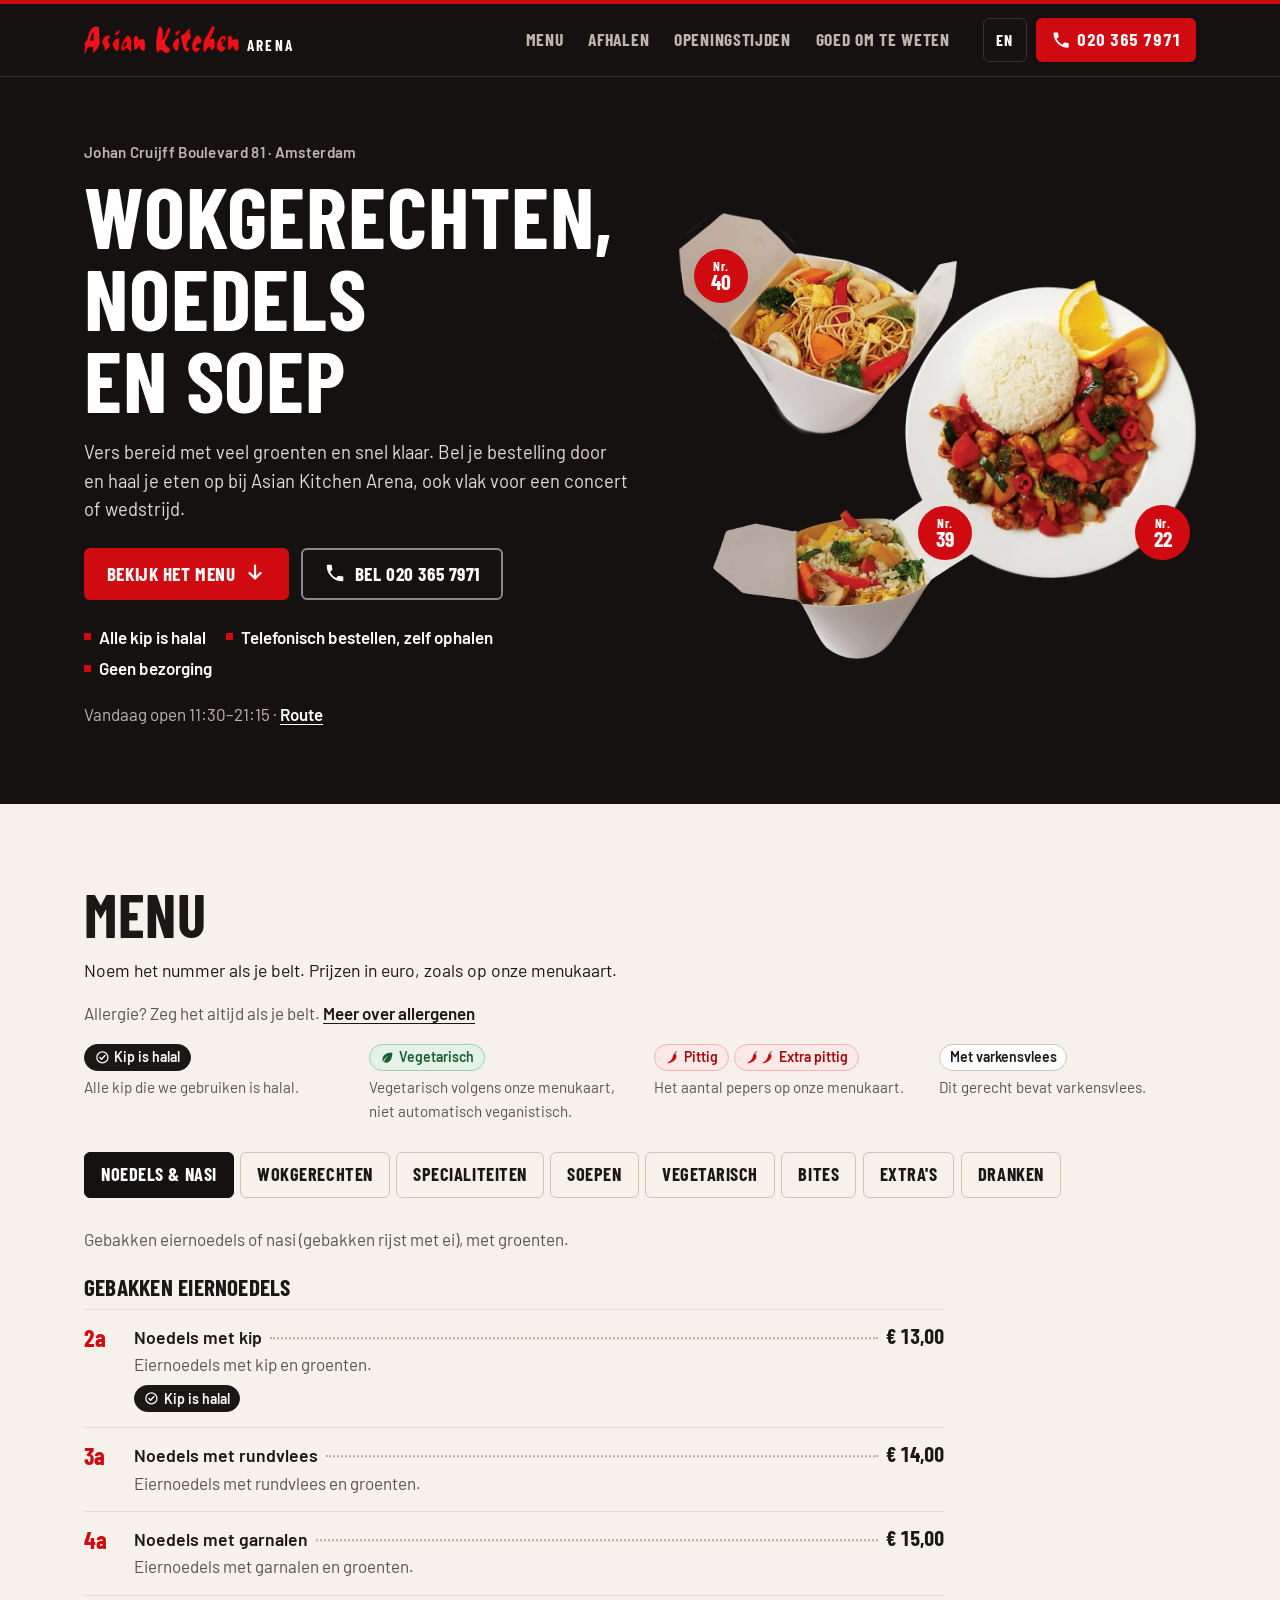
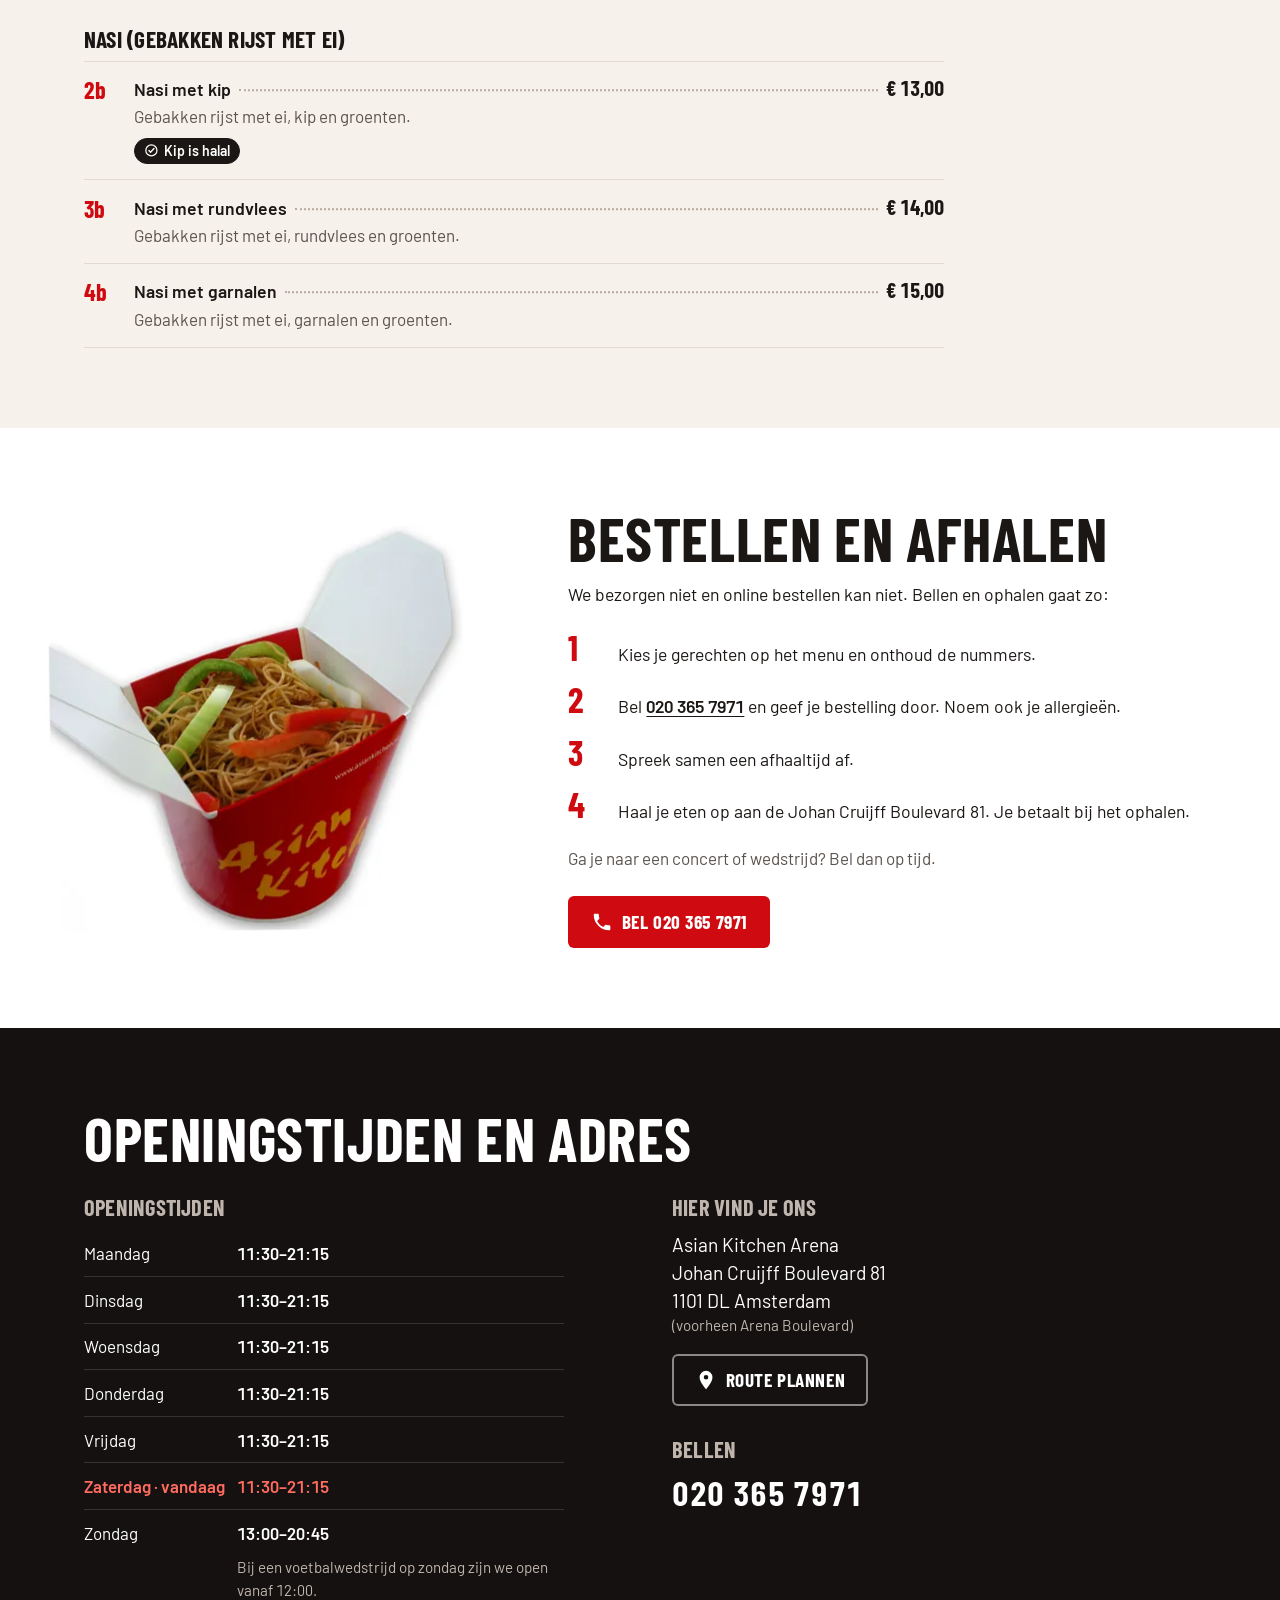
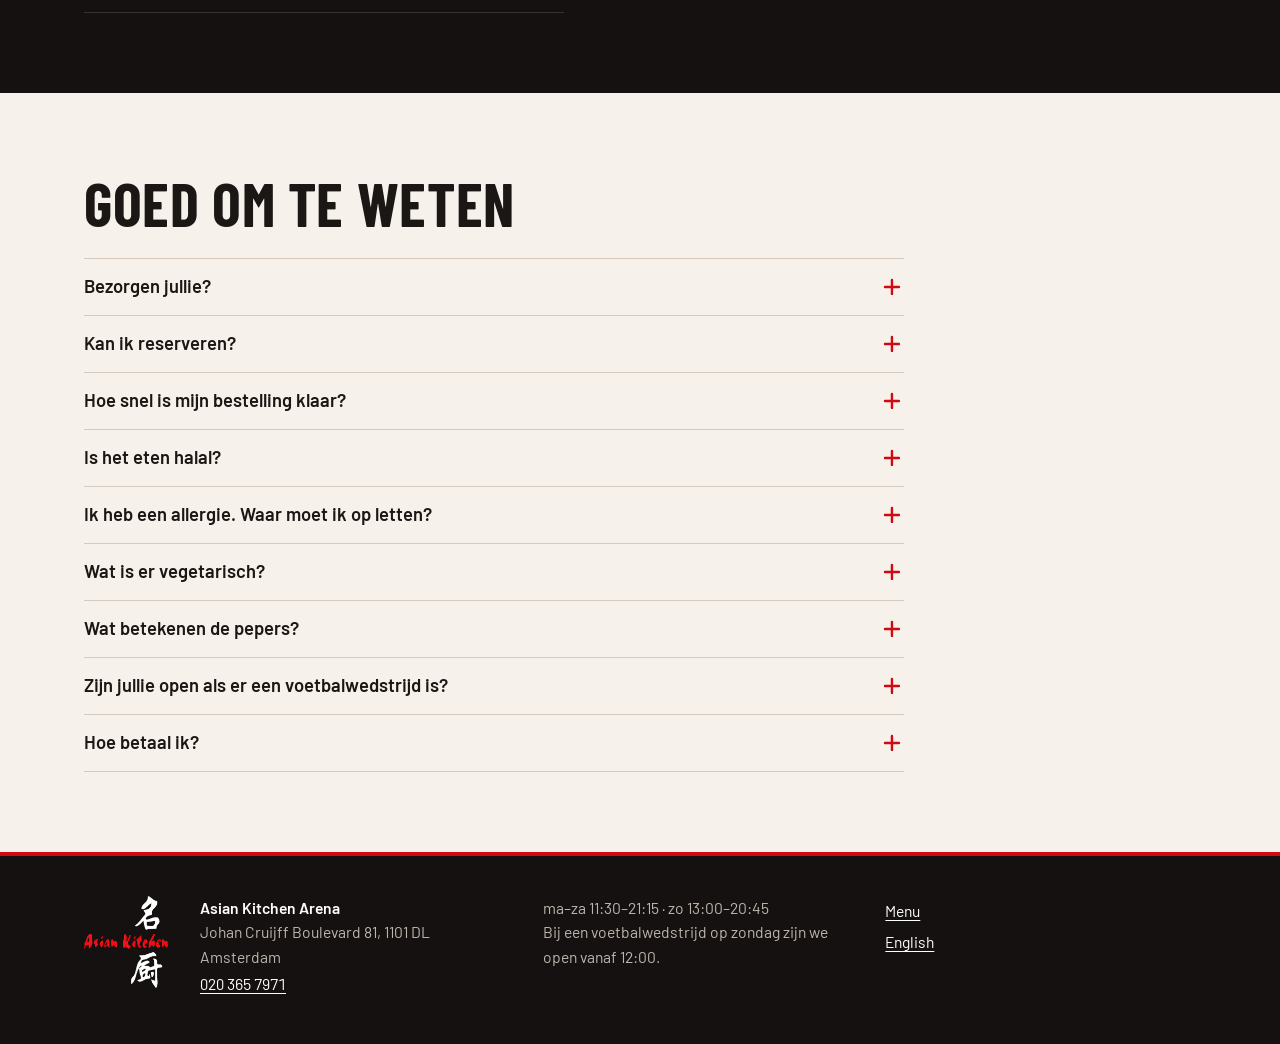
<file: site/index.html>
<!doctype html>
<html lang="nl" class="no-js">
<head>
<meta charset="utf-8">
<meta name="viewport" content="width=device-width, initial-scale=1, viewport-fit=cover">
<title>Asian Kitchen Arena | Afhalen aan de Johan Cruijff Boulevard</title>
<meta name="description" content="Wokgerechten, noedels, nasi en soep, vers bereid. Bekijk het menu, bel 020 365 7971 om te bestellen en haal je eten op aan de Johan Cruijff Boulevard 81.">
<link rel="canonical" href="https://www.asiankitchen.nl/Arena/">
<link rel="alternate" hreflang="nl" href="https://www.asiankitchen.nl/Arena/">
<link rel="alternate" hreflang="en" href="https://www.asiankitchen.nl/Arena/en/">
<link rel="alternate" hreflang="x-default" href="https://www.asiankitchen.nl/Arena/">
<meta name="theme-color" content="#141110">
<meta property="og:type" content="restaurant">
<meta property="og:title" content="Asian Kitchen Arena">
<meta property="og:description" content="Wokgerechten, noedels, nasi en soep, vers bereid. Bekijk het menu, bel 020 365 7971 om te bestellen en haal je eten op aan de Johan Cruijff Boulevard 81.">
<meta property="og:url" content="https://www.asiankitchen.nl/Arena/">
<meta property="og:image" content="https://www.asiankitchen.nl/Arena/images/deelafbeelding.jpg">
<meta property="og:locale" content="nl_NL">
<link rel="icon" type="image/png" sizes="48x48" href="images/favicon-48.png">
<link rel="apple-touch-icon" href="images/apple-touch-icon.png">
<link rel="preload" href="fonts/barlow-condensed-700.woff2" as="font" type="font/woff2" crossorigin>
<link rel="preload" href="fonts/barlow-400.woff2" as="font" type="font/woff2" crossorigin>
<link rel="stylesheet" href="assets/styles.css?v=mwqk19tv">
<script>document.documentElement.classList.replace('no-js','js')</script>
<script type="application/ld+json">{"@context":"https://schema.org","@type":"Restaurant","name":"Asian Kitchen Arena","url":"https://www.asiankitchen.nl/Arena/","image":"https://www.asiankitchen.nl/Arena/images/deelafbeelding.jpg","logo":"https://www.asiankitchen.nl/Arena/images/icon-512.png","telephone":"+31 20 365 7971","address":{"@type":"PostalAddress","streetAddress":"Johan Cruijff Boulevard 81","postalCode":"1101 DL","addressLocality":"Amsterdam","addressCountry":"NL"},"servesCuisine":["Asian","Chinese"],"priceRange":"€","acceptsReservations":false,"openingHoursSpecification":[{"@type":"OpeningHoursSpecification","dayOfWeek":["Monday","Tuesday","Wednesday","Thursday","Friday","Saturday"],"opens":"11:30","closes":"21:15"},{"@type":"OpeningHoursSpecification","dayOfWeek":["Sunday"],"opens":"13:00","closes":"20:45"}],"hasMenu":{"@type":"Menu","url":"https://www.asiankitchen.nl/Arena/#menu","hasMenuSection":[{"@type":"MenuSection","name":"Noedels & nasi","hasMenuItem":[{"@type":"MenuItem","name":"2a. Noedels met kip","offers":{"@type":"Offer","price":"13.00","priceCurrency":"EUR"}},{"@type":"MenuItem","name":"3a. Noedels met rundvlees","offers":{"@type":"Offer","price":"14.00","priceCurrency":"EUR"}},{"@type":"MenuItem","name":"4a. Noedels met garnalen","offers":{"@type":"Offer","price":"15.00","priceCurrency":"EUR"}},{"@type":"MenuItem","name":"2b. Nasi met kip","offers":{"@type":"Offer","price":"13.00","priceCurrency":"EUR"}},{"@type":"MenuItem","name":"3b. Nasi met rundvlees","offers":{"@type":"Offer","price":"14.00","priceCurrency":"EUR"}},{"@type":"MenuItem","name":"4b. Nasi met garnalen","offers":{"@type":"Offer","price":"15.00","priceCurrency":"EUR"}}]},{"@type":"MenuSection","name":"Wokgerechten","hasMenuItem":[{"@type":"MenuItem","name":"19. Kip met kerriesaus","offers":{"@type":"Offer","price":"13.50","priceCurrency":"EUR"}},{"@type":"MenuItem","name":"20. Kip met zwarte bonensaus (zoutig)","offers":{"@type":"Offer","price":"13.50","priceCurrency":"EUR"}},{"@type":"MenuItem","name":"21. Kip zoetzuur","offers":{"@type":"Offer","price":"13.50","priceCurrency":"EUR"}},{"@type":"MenuItem","name":"22. Kip Szechuan (pittig)","offers":{"@type":"Offer","price":"13.50","priceCurrency":"EUR"}},{"@type":"MenuItem","name":"23. Kip Gong Bao (zoet en pittig)","offers":{"@type":"Offer","price":"13.50","priceCurrency":"EUR"}},{"@type":"MenuItem","name":"24. Kip met oestersaus","offers":{"@type":"Offer","price":"13.50","priceCurrency":"EUR"}},{"@type":"MenuItem","name":"25. Rundvlees met kerriesaus","offers":{"@type":"Offer","price":"15.50","priceCurrency":"EUR"}},{"@type":"MenuItem","name":"26. Rundvlees met zwarte bonensaus (zoutig)","offers":{"@type":"Offer","price":"15.50","priceCurrency":"EUR"}},{"@type":"MenuItem","name":"27. Rundvlees zoetzuur","offers":{"@type":"Offer","price":"15.50","priceCurrency":"EUR"}},{"@type":"MenuItem","name":"28. Rundvlees Szechuan (pittig)","offers":{"@type":"Offer","price":"15.50","priceCurrency":"EUR"}},{"@type":"MenuItem","name":"29. Rundvlees Gong Bao (zoet en pittig)","offers":{"@type":"Offer","price":"15.50","priceCurrency":"EUR"}},{"@type":"MenuItem","name":"30. Rundvlees met oestersaus","offers":{"@type":"Offer","price":"15.50","priceCurrency":"EUR"}},{"@type":"MenuItem","name":"31. Garnalen met kerriesaus","offers":{"@type":"Offer","price":"17.50","priceCurrency":"EUR"}},{"@type":"MenuItem","name":"32. Garnalen met zwarte bonensaus (zoutig)","offers":{"@type":"Offer","price":"17.50","priceCurrency":"EUR"}},{"@type":"MenuItem","name":"33. Garnalen zoetzuur","offers":{"@type":"Offer","price":"17.50","priceCurrency":"EUR"}},{"@type":"MenuItem","name":"34. Garnalen Szechuan (pittig)","offers":{"@type":"Offer","price":"17.50","priceCurrency":"EUR"}},{"@type":"MenuItem","name":"35. Garnalen Gong Bao (zoet en pittig)","offers":{"@type":"Offer","price":"17.50","priceCurrency":"EUR"}},{"@type":"MenuItem","name":"36. Garnalen met oestersaus","offers":{"@type":"Offer","price":"17.50","priceCurrency":"EUR"}}]},{"@type":"MenuSection","name":"Specialiteiten","hasMenuItem":[{"@type":"MenuItem","name":"15. Knapperige Pekingeend","offers":{"@type":"Offer","price":"19.50","priceCurrency":"EUR"}},{"@type":"MenuItem","name":"16. Char siu","offers":{"@type":"Offer","price":"17.50","priceCurrency":"EUR"}},{"@type":"MenuItem","name":"16a. Geroosterd buikspek","offers":{"@type":"Offer","price":"18.50","priceCurrency":"EUR"}},{"@type":"MenuItem","name":"17. Noedels Singapore","offers":{"@type":"Offer","price":"16.00","priceCurrency":"EUR"}},{"@type":"MenuItem","name":"18. Nasi Yeung Chow","offers":{"@type":"Offer","price":"16.00","priceCurrency":"EUR"}}]},{"@type":"MenuSection","name":"Soepen","hasMenuItem":[{"@type":"MenuItem","name":"41. Wonton-noedelsoep","offers":{"@type":"Offer","price":"14.50","priceCurrency":"EUR"}},{"@type":"MenuItem","name":"43. Char siu-noedelsoep","offers":{"@type":"Offer","price":"17.50","priceCurrency":"EUR"}},{"@type":"MenuItem","name":"44. Pekingeend-noedelsoep","offers":{"@type":"Offer","price":"19.50","priceCurrency":"EUR"}},{"@type":"MenuItem","name":"5. Kippensoep","offers":{"@type":"Offer","price":"5.50","priceCurrency":"EUR"}},{"@type":"MenuItem","name":"6. Groentesoep","offers":{"@type":"Offer","price":"5.50","priceCurrency":"EUR"}},{"@type":"MenuItem","name":"7. Wontonsoep","offers":{"@type":"Offer","price":"6.50","priceCurrency":"EUR"}}]},{"@type":"MenuSection","name":"Vegetarisch","hasMenuItem":[{"@type":"MenuItem","name":"37. Roergebakken groenten","offers":{"@type":"Offer","price":"14.50","priceCurrency":"EUR"}},{"@type":"MenuItem","name":"39. Nasi met ei en groenten","offers":{"@type":"Offer","price":"12.50","priceCurrency":"EUR"}},{"@type":"MenuItem","name":"40. Noedels met ei en groenten","offers":{"@type":"Offer","price":"12.50","priceCurrency":"EUR"}},{"@type":"MenuItem","name":"46. Noedelsoep met groenten","offers":{"@type":"Offer","price":"16.00","priceCurrency":"EUR"}}]},{"@type":"MenuSection","name":"Bites","hasMenuItem":[{"@type":"MenuItem","name":"9. Kipsaté","offers":{"@type":"Offer","price":"6.00","priceCurrency":"EUR"}},{"@type":"MenuItem","name":"11. Gestoomde kipdumplings (siu mai)","offers":{"@type":"Offer","price":"6.00","priceCurrency":"EUR"}},{"@type":"MenuItem","name":"12. Gefrituurde kipdumplings (siu mai)","offers":{"@type":"Offer","price":"6.00","priceCurrency":"EUR"}},{"@type":"MenuItem","name":"13. Mini-loempia's","offers":{"@type":"Offer","price":"5.00","priceCurrency":"EUR"}},{"@type":"MenuItem","name":"14. Krokante garnalen","offers":{"@type":"Offer","price":"5.50","priceCurrency":"EUR"}}]}]}}</script>
</head>
<body>
<a class="overslaan" href="#menu">Direct naar het menu</a>
<header class="kop">
  <div class="wrap kop__in">
    <a class="merk" href="./"><img src="images/woordmerk.png" alt="Asian Kitchen" width="414" height="75"><span class="merk__arena">Arena</span></a>
    <nav class="kop__nav" aria-label="Hoofdmenu">
      <a href="#menu">Menu</a>
      <a href="#afhalen">Afhalen</a>
      <a href="#tijden">Openingstijden</a>
      <a href="#goed-om-te-weten">Goed om te weten</a>
    </nav>
    <a class="kop__taal" href="en/" hreflang="en" lang="en"><span class="vh">Read this page in English: </span>EN</a>
    <a class="kop__bel veeg" href="tel:+31203657971"><svg class="i i--tel" viewBox="0 0 24 24" aria-hidden="true"><path d="M6.6 10.8a15.2 15.2 0 0 0 6.6 6.6l2.2-2.2a1 1 0 0 1 1-.25 11.4 11.4 0 0 0 3.6.57 1 1 0 0 1 1 1V20a1 1 0 0 1-1 1A17 17 0 0 1 3 4a1 1 0 0 1 1-1h3.5a1 1 0 0 1 1 1c0 1.25.2 2.45.57 3.57a1 1 0 0 1-.25 1z" fill="currentColor"/></svg><span class="kop__bel-woord">Bel</span><span class="kop__bel-nr">020 365 7971</span></a>
  </div>
</header>

<main>
<section class="hero" aria-labelledby="h-hero">
<div class="wrap hero__in">
  <div class="hero__tekst">
    <p class="hero__plaats">Johan Cruijff Boulevard 81 · Amsterdam</p>
    <h1 id="h-hero">Wokgerechten, noedels en soep</h1>
    <p class="hero__lead">Vers bereid met veel groenten en snel klaar. Bel je bestelling door en haal je eten op bij Asian Kitchen Arena, ook vlak voor een concert of wedstrijd.</p>
    <div class="knoppen">
      <a class="knop veeg knop--rood" href="#menu">Bekijk het menu<svg class="i i--pijl" viewBox="0 0 24 24" aria-hidden="true"><path d="M12 4v14m0 0-6-6m6 6 6-6" fill="none" stroke="currentColor" stroke-width="2.4" stroke-linecap="round" stroke-linejoin="round"/></svg></a>
      <a class="knop veeg knop--lijn" href="tel:+31203657971"><svg class="i i--tel" viewBox="0 0 24 24" aria-hidden="true"><path d="M6.6 10.8a15.2 15.2 0 0 0 6.6 6.6l2.2-2.2a1 1 0 0 1 1-.25 11.4 11.4 0 0 0 3.6.57 1 1 0 0 1 1 1V20a1 1 0 0 1-1 1A17 17 0 0 1 3 4a1 1 0 0 1 1-1h3.5a1 1 0 0 1 1 1c0 1.25.2 2.45.57 3.57a1 1 0 0 1-.25 1z" fill="currentColor"/></svg>Bel 020 365 7971</a>
    </div>
    <ul class="hero__feiten"><li>Alle kip is halal</li><li>Telefonisch bestellen, zelf ophalen</li><li>Geen bezorging</li></ul>
    <p class="hero__vandaag"><span data-vandaag>ma–za 11:30–21:15 · zo 13:00–20:45</span> <span class="hero__route">· <a href="https://www.google.com/maps/dir/?api=1&destination=Asian+Kitchen%2C+Johan+Cruijff+Boulevard+81%2C+1101+DL+Amsterdam" target="_blank" rel="noopener">Route</a></span></p>
  </div>
  <div class="hero__fotos" role="img" aria-label="Drie gerechten van Asian Kitchen: nr. 22 kip Szechuan met rijst, nr. 40 noedels met groenten en nr. 39 nasi met groenten">
<figure class="hf hf--40">
  <img src="images/nr-40-groot.webp" alt="" width="661" height="526" decoding="async">
  <span class="badge" aria-hidden="true"><small>Nr.</small>40</span>
</figure>
<figure class="hf hf--22">
  <img src="images/nr-22-groot.webp" alt="" width="637" height="652" decoding="async" fetchpriority="high">
  <span class="badge" aria-hidden="true"><small>Nr.</small>22</span>
</figure>
<figure class="hf hf--39">
  <img src="images/nr-39-groot.webp" alt="" width="768" height="465" decoding="async">
  <span class="badge" aria-hidden="true"><small>Nr.</small>39</span>
</figure>
  </div>
</div>
</section>

<section class="menu" id="menu" aria-labelledby="h-menu">
<div class="wrap">
  <div class="sectiekop">
    <h2 id="h-menu">Menu</h2>
    <p class="sectiekop__tekst">Noem het nummer als je belt. Prijzen in euro, zoals op onze menukaart.</p>
    <p class="menu__meta">Allergie? Zeg het altijd als je belt. <a href="#vraag-allergie">Meer over allergenen</a></p>
    <ul class="legenda" aria-label="Uitleg van de labels"><li><span class="legenda__tags"><span class="tag tag--halal-kip"><svg class="i" viewBox="0 0 24 24" aria-hidden="true"><circle cx="12" cy="12" r="9" fill="none" stroke="currentColor" stroke-width="2"/><path d="m8 12.3 2.6 2.6L16.2 9" fill="none" stroke="currentColor" stroke-width="2.2" stroke-linecap="round" stroke-linejoin="round"/></svg>Kip is halal</span></span><span class="legenda__uitleg">Alle kip die we gebruiken is halal.</span></li><li><span class="legenda__tags"><span class="tag tag--vegetarisch"><svg class="i" viewBox="0 0 24 24" aria-hidden="true"><path d="M20 4C9 4 4 9.5 4 16c0 1.4.3 2.6.8 3.6C7 13 11 10 15 8.5c-4 2.3-7 6-8.6 11.2 1 .5 2.1.8 3.4.8C16.5 20.5 20 14 20 4z" fill="currentColor"/></svg>Vegetarisch</span></span><span class="legenda__uitleg">Vegetarisch volgens onze menukaart, niet automatisch veganistisch.</span></li><li><span class="legenda__tags"><span class="tag tag--peper"><svg class="i i--peper" viewBox="0 0 24 24" aria-hidden="true"><path d="M15.5 6.2c1.6.2 3 1.6 3.1 3.4.3 4.6-5.4 11-13.6 11.9-1 .1-1.2-1.1-.3-1.4 5.3-1.9 7.6-6.3 8.4-10.7.3-1.9 1.1-3.4 2.4-3.2z" fill="currentColor"/><path d="M16 6.3c.1-1.6.9-2.9 2.6-3.5" fill="none" stroke="#2f7a3b" stroke-width="1.8" stroke-linecap="round"/></svg>Pittig</span> <span class="tag tag--peper"><svg class="i i--peper" viewBox="0 0 24 24" aria-hidden="true"><path d="M15.5 6.2c1.6.2 3 1.6 3.1 3.4.3 4.6-5.4 11-13.6 11.9-1 .1-1.2-1.1-.3-1.4 5.3-1.9 7.6-6.3 8.4-10.7.3-1.9 1.1-3.4 2.4-3.2z" fill="currentColor"/><path d="M16 6.3c.1-1.6.9-2.9 2.6-3.5" fill="none" stroke="#2f7a3b" stroke-width="1.8" stroke-linecap="round"/></svg><svg class="i i--peper" viewBox="0 0 24 24" aria-hidden="true"><path d="M15.5 6.2c1.6.2 3 1.6 3.1 3.4.3 4.6-5.4 11-13.6 11.9-1 .1-1.2-1.1-.3-1.4 5.3-1.9 7.6-6.3 8.4-10.7.3-1.9 1.1-3.4 2.4-3.2z" fill="currentColor"/><path d="M16 6.3c.1-1.6.9-2.9 2.6-3.5" fill="none" stroke="#2f7a3b" stroke-width="1.8" stroke-linecap="round"/></svg>Extra pittig</span></span><span class="legenda__uitleg">Het aantal pepers op onze menukaart.</span></li><li><span class="legenda__tags"><span class="tag tag--varkensvlees">Met varkensvlees</span></span><span class="legenda__uitleg">Dit gerecht bevat varkensvlees.</span></li></ul>
  </div>
  <div class="tabs js-only" role="tablist" aria-label="Menucategorieën"><button type="button" class="tab" role="tab" id="tab-noedels-nasi" aria-controls="paneel-noedels-nasi" aria-selected="true" tabindex="0">Noedels &amp; nasi</button><button type="button" class="tab" role="tab" id="tab-wok" aria-controls="paneel-wok" aria-selected="false" tabindex="-1">Wokgerechten</button><button type="button" class="tab" role="tab" id="tab-specialiteiten" aria-controls="paneel-specialiteiten" aria-selected="false" tabindex="-1">Specialiteiten</button><button type="button" class="tab" role="tab" id="tab-soepen" aria-controls="paneel-soepen" aria-selected="false" tabindex="-1">Soepen</button><button type="button" class="tab" role="tab" id="tab-vegetarisch" aria-controls="paneel-vegetarisch" aria-selected="false" tabindex="-1">Vegetarisch</button><button type="button" class="tab" role="tab" id="tab-bites" aria-controls="paneel-bites" aria-selected="false" tabindex="-1">Bites</button><button type="button" class="tab" role="tab" id="tab-extras" aria-controls="paneel-extras" aria-selected="false" tabindex="-1">Extra's</button><button type="button" class="tab" role="tab" id="tab-dranken" aria-controls="paneel-dranken" aria-selected="false" tabindex="-1">Dranken</button></div>
  <div class="panelen">
<section class="paneel paneel--lijst" id="paneel-noedels-nasi" data-paneel="noedels-nasi" aria-labelledby="titel-noedels-nasi">
<h3 class="paneel__titel" id="titel-noedels-nasi">Noedels &amp; nasi</h3>
<p class="paneel__intro">Gebakken eiernoedels of nasi (gebakken rijst met ei), met groenten.</p>

<div class="groep">
<h4 class="groep__titel">Gebakken eiernoedels</h4>
<ul class="lijst"><li class="gerecht rij" id="nr-2a" data-nr="2a" data-prijs="13" data-peper="0" data-labels="halal-kip">
  <span class="rij__nr"><span class="vh">Nr. </span>2a</span>
  <div class="rij__tekst">
    <p class="rij__kop"><span class="rij__naam">Noedels met kip</span><span class="rij__stip" aria-hidden="true"></span><span class="rij__prijs">€ 13,00</span></p>
    <p class="rij__inhoud">Eiernoedels met kip en groenten.</p><p class="rij__tags"><span class="tag tag--halal-kip"><svg class="i" viewBox="0 0 24 24" aria-hidden="true"><circle cx="12" cy="12" r="9" fill="none" stroke="currentColor" stroke-width="2"/><path d="m8 12.3 2.6 2.6L16.2 9" fill="none" stroke="currentColor" stroke-width="2.2" stroke-linecap="round" stroke-linejoin="round"/></svg>Kip is halal</span></p>
  </div>
  
</li>
<li class="gerecht rij" id="nr-3a" data-nr="3a" data-prijs="14" data-peper="0" data-labels="">
  <span class="rij__nr"><span class="vh">Nr. </span>3a</span>
  <div class="rij__tekst">
    <p class="rij__kop"><span class="rij__naam">Noedels met rundvlees</span><span class="rij__stip" aria-hidden="true"></span><span class="rij__prijs">€ 14,00</span></p>
    <p class="rij__inhoud">Eiernoedels met rundvlees en groenten.</p>
  </div>
  
</li>
<li class="gerecht rij" id="nr-4a" data-nr="4a" data-prijs="15" data-peper="0" data-labels="">
  <span class="rij__nr"><span class="vh">Nr. </span>4a</span>
  <div class="rij__tekst">
    <p class="rij__kop"><span class="rij__naam">Noedels met garnalen</span><span class="rij__stip" aria-hidden="true"></span><span class="rij__prijs">€ 15,00</span></p>
    <p class="rij__inhoud">Eiernoedels met garnalen en groenten.</p>
  </div>
  
</li></ul>

</div>
<div class="groep">
<h4 class="groep__titel">Nasi (gebakken rijst met ei)</h4>
<ul class="lijst"><li class="gerecht rij" id="nr-2b" data-nr="2b" data-prijs="13" data-peper="0" data-labels="halal-kip">
  <span class="rij__nr"><span class="vh">Nr. </span>2b</span>
  <div class="rij__tekst">
    <p class="rij__kop"><span class="rij__naam">Nasi met kip</span><span class="rij__stip" aria-hidden="true"></span><span class="rij__prijs">€ 13,00</span></p>
    <p class="rij__inhoud">Gebakken rijst met ei, kip en groenten.</p><p class="rij__tags"><span class="tag tag--halal-kip"><svg class="i" viewBox="0 0 24 24" aria-hidden="true"><circle cx="12" cy="12" r="9" fill="none" stroke="currentColor" stroke-width="2"/><path d="m8 12.3 2.6 2.6L16.2 9" fill="none" stroke="currentColor" stroke-width="2.2" stroke-linecap="round" stroke-linejoin="round"/></svg>Kip is halal</span></p>
  </div>
  
</li>
<li class="gerecht rij" id="nr-3b" data-nr="3b" data-prijs="14" data-peper="0" data-labels="">
  <span class="rij__nr"><span class="vh">Nr. </span>3b</span>
  <div class="rij__tekst">
    <p class="rij__kop"><span class="rij__naam">Nasi met rundvlees</span><span class="rij__stip" aria-hidden="true"></span><span class="rij__prijs">€ 14,00</span></p>
    <p class="rij__inhoud">Gebakken rijst met ei, rundvlees en groenten.</p>
  </div>
  
</li>
<li class="gerecht rij" id="nr-4b" data-nr="4b" data-prijs="15" data-peper="0" data-labels="">
  <span class="rij__nr"><span class="vh">Nr. </span>4b</span>
  <div class="rij__tekst">
    <p class="rij__kop"><span class="rij__naam">Nasi met garnalen</span><span class="rij__stip" aria-hidden="true"></span><span class="rij__prijs">€ 15,00</span></p>
    <p class="rij__inhoud">Gebakken rijst met ei, garnalen en groenten.</p>
  </div>
  
</li></ul>

</div>
</section>
<section class="paneel paneel--lijst" id="paneel-wok" data-paneel="wok" aria-labelledby="titel-wok" data-start-verborgen>
<h3 class="paneel__titel" id="titel-wok">Wokgerechten</h3>
<p class="paneel__intro">Alle wokgerechten zijn met groenten en witte rijst.</p>
<p class="paneel__noot">Liever eiernoedels of nasi in plaats van witte rijst? Dat kan voor + € 2,50. <a href="#paneel-extras" data-naar-paneel="extras">Alle extra's</a></p>
<div class="groep">
<h4 class="groep__titel">Met kip</h4>
<ul class="lijst"><li class="gerecht rij" id="nr-19" data-nr="19" data-prijs="13.5" data-peper="1" data-labels="halal-kip">
  <span class="rij__nr"><span class="vh">Nr. </span>19</span>
  <div class="rij__tekst">
    <p class="rij__kop"><span class="rij__naam">Kip met kerriesaus</span><span class="rij__stip" aria-hidden="true"></span><span class="rij__prijs">€ 13,50</span></p>
    <p class="rij__inhoud">Met groenten en witte rijst.</p><p class="rij__tags"><span class="tag tag--halal-kip"><svg class="i" viewBox="0 0 24 24" aria-hidden="true"><circle cx="12" cy="12" r="9" fill="none" stroke="currentColor" stroke-width="2"/><path d="m8 12.3 2.6 2.6L16.2 9" fill="none" stroke="currentColor" stroke-width="2.2" stroke-linecap="round" stroke-linejoin="round"/></svg>Kip is halal</span><span class="tag tag--peper"><svg class="i i--peper" viewBox="0 0 24 24" aria-hidden="true"><path d="M15.5 6.2c1.6.2 3 1.6 3.1 3.4.3 4.6-5.4 11-13.6 11.9-1 .1-1.2-1.1-.3-1.4 5.3-1.9 7.6-6.3 8.4-10.7.3-1.9 1.1-3.4 2.4-3.2z" fill="currentColor"/><path d="M16 6.3c.1-1.6.9-2.9 2.6-3.5" fill="none" stroke="#2f7a3b" stroke-width="1.8" stroke-linecap="round"/></svg>Pittig</span></p>
  </div>
  
</li>
<li class="gerecht rij" id="nr-20" data-nr="20" data-prijs="13.5" data-peper="1" data-labels="halal-kip">
  <span class="rij__nr"><span class="vh">Nr. </span>20</span>
  <div class="rij__tekst">
    <p class="rij__kop"><span class="rij__naam">Kip met zwarte bonensaus (zoutig)</span><span class="rij__stip" aria-hidden="true"></span><span class="rij__prijs">€ 13,50</span></p>
    <p class="rij__inhoud">Met groenten en witte rijst.</p><p class="rij__tags"><span class="tag tag--halal-kip"><svg class="i" viewBox="0 0 24 24" aria-hidden="true"><circle cx="12" cy="12" r="9" fill="none" stroke="currentColor" stroke-width="2"/><path d="m8 12.3 2.6 2.6L16.2 9" fill="none" stroke="currentColor" stroke-width="2.2" stroke-linecap="round" stroke-linejoin="round"/></svg>Kip is halal</span><span class="tag tag--peper"><svg class="i i--peper" viewBox="0 0 24 24" aria-hidden="true"><path d="M15.5 6.2c1.6.2 3 1.6 3.1 3.4.3 4.6-5.4 11-13.6 11.9-1 .1-1.2-1.1-.3-1.4 5.3-1.9 7.6-6.3 8.4-10.7.3-1.9 1.1-3.4 2.4-3.2z" fill="currentColor"/><path d="M16 6.3c.1-1.6.9-2.9 2.6-3.5" fill="none" stroke="#2f7a3b" stroke-width="1.8" stroke-linecap="round"/></svg>Pittig</span></p>
  </div>
  
</li>
<li class="gerecht rij" id="nr-21" data-nr="21" data-prijs="13.5" data-peper="0" data-labels="halal-kip">
  <span class="rij__nr"><span class="vh">Nr. </span>21</span>
  <div class="rij__tekst">
    <p class="rij__kop"><span class="rij__naam">Kip zoetzuur</span><span class="rij__stip" aria-hidden="true"></span><span class="rij__prijs">€ 13,50</span></p>
    <p class="rij__inhoud">Met groenten en witte rijst.</p><p class="rij__tags"><span class="tag tag--halal-kip"><svg class="i" viewBox="0 0 24 24" aria-hidden="true"><circle cx="12" cy="12" r="9" fill="none" stroke="currentColor" stroke-width="2"/><path d="m8 12.3 2.6 2.6L16.2 9" fill="none" stroke="currentColor" stroke-width="2.2" stroke-linecap="round" stroke-linejoin="round"/></svg>Kip is halal</span></p>
  </div>
  
</li>
<li class="gerecht rij" id="nr-22" data-nr="22" data-prijs="13.5" data-peper="2" data-labels="halal-kip">
  <span class="rij__nr"><span class="vh">Nr. </span>22</span>
  <div class="rij__tekst">
    <p class="rij__kop"><span class="rij__naam">Kip Szechuan (pittig)</span><span class="rij__stip" aria-hidden="true"></span><span class="rij__prijs">€ 13,50</span></p>
    <p class="rij__inhoud">Met groenten en witte rijst.</p><p class="rij__tags"><span class="tag tag--halal-kip"><svg class="i" viewBox="0 0 24 24" aria-hidden="true"><circle cx="12" cy="12" r="9" fill="none" stroke="currentColor" stroke-width="2"/><path d="m8 12.3 2.6 2.6L16.2 9" fill="none" stroke="currentColor" stroke-width="2.2" stroke-linecap="round" stroke-linejoin="round"/></svg>Kip is halal</span><span class="tag tag--peper"><svg class="i i--peper" viewBox="0 0 24 24" aria-hidden="true"><path d="M15.5 6.2c1.6.2 3 1.6 3.1 3.4.3 4.6-5.4 11-13.6 11.9-1 .1-1.2-1.1-.3-1.4 5.3-1.9 7.6-6.3 8.4-10.7.3-1.9 1.1-3.4 2.4-3.2z" fill="currentColor"/><path d="M16 6.3c.1-1.6.9-2.9 2.6-3.5" fill="none" stroke="#2f7a3b" stroke-width="1.8" stroke-linecap="round"/></svg><svg class="i i--peper" viewBox="0 0 24 24" aria-hidden="true"><path d="M15.5 6.2c1.6.2 3 1.6 3.1 3.4.3 4.6-5.4 11-13.6 11.9-1 .1-1.2-1.1-.3-1.4 5.3-1.9 7.6-6.3 8.4-10.7.3-1.9 1.1-3.4 2.4-3.2z" fill="currentColor"/><path d="M16 6.3c.1-1.6.9-2.9 2.6-3.5" fill="none" stroke="#2f7a3b" stroke-width="1.8" stroke-linecap="round"/></svg>Extra pittig</span></p>
  </div>
  
</li>
<li class="gerecht rij" id="nr-23" data-nr="23" data-prijs="13.5" data-peper="1" data-labels="halal-kip">
  <span class="rij__nr"><span class="vh">Nr. </span>23</span>
  <div class="rij__tekst">
    <p class="rij__kop"><span class="rij__naam">Kip Gong Bao (zoet en pittig)</span><span class="rij__stip" aria-hidden="true"></span><span class="rij__prijs">€ 13,50</span></p>
    <p class="rij__inhoud">Met groenten en witte rijst.</p><p class="rij__tags"><span class="tag tag--halal-kip"><svg class="i" viewBox="0 0 24 24" aria-hidden="true"><circle cx="12" cy="12" r="9" fill="none" stroke="currentColor" stroke-width="2"/><path d="m8 12.3 2.6 2.6L16.2 9" fill="none" stroke="currentColor" stroke-width="2.2" stroke-linecap="round" stroke-linejoin="round"/></svg>Kip is halal</span><span class="tag tag--peper"><svg class="i i--peper" viewBox="0 0 24 24" aria-hidden="true"><path d="M15.5 6.2c1.6.2 3 1.6 3.1 3.4.3 4.6-5.4 11-13.6 11.9-1 .1-1.2-1.1-.3-1.4 5.3-1.9 7.6-6.3 8.4-10.7.3-1.9 1.1-3.4 2.4-3.2z" fill="currentColor"/><path d="M16 6.3c.1-1.6.9-2.9 2.6-3.5" fill="none" stroke="#2f7a3b" stroke-width="1.8" stroke-linecap="round"/></svg>Pittig</span></p>
  </div>
  
</li>
<li class="gerecht rij" id="nr-24" data-nr="24" data-prijs="13.5" data-peper="0" data-labels="halal-kip">
  <span class="rij__nr"><span class="vh">Nr. </span>24</span>
  <div class="rij__tekst">
    <p class="rij__kop"><span class="rij__naam">Kip met oestersaus</span><span class="rij__stip" aria-hidden="true"></span><span class="rij__prijs">€ 13,50</span></p>
    <p class="rij__inhoud">Met groenten en witte rijst.</p><p class="rij__tags"><span class="tag tag--halal-kip"><svg class="i" viewBox="0 0 24 24" aria-hidden="true"><circle cx="12" cy="12" r="9" fill="none" stroke="currentColor" stroke-width="2"/><path d="m8 12.3 2.6 2.6L16.2 9" fill="none" stroke="currentColor" stroke-width="2.2" stroke-linecap="round" stroke-linejoin="round"/></svg>Kip is halal</span></p>
  </div>
  
</li></ul>

</div>
<div class="groep">
<h4 class="groep__titel">Met rundvlees</h4>
<ul class="lijst"><li class="gerecht rij" id="nr-25" data-nr="25" data-prijs="15.5" data-peper="1" data-labels="">
  <span class="rij__nr"><span class="vh">Nr. </span>25</span>
  <div class="rij__tekst">
    <p class="rij__kop"><span class="rij__naam">Rundvlees met kerriesaus</span><span class="rij__stip" aria-hidden="true"></span><span class="rij__prijs">€ 15,50</span></p>
    <p class="rij__inhoud">Met groenten en witte rijst.</p><p class="rij__tags"><span class="tag tag--peper"><svg class="i i--peper" viewBox="0 0 24 24" aria-hidden="true"><path d="M15.5 6.2c1.6.2 3 1.6 3.1 3.4.3 4.6-5.4 11-13.6 11.9-1 .1-1.2-1.1-.3-1.4 5.3-1.9 7.6-6.3 8.4-10.7.3-1.9 1.1-3.4 2.4-3.2z" fill="currentColor"/><path d="M16 6.3c.1-1.6.9-2.9 2.6-3.5" fill="none" stroke="#2f7a3b" stroke-width="1.8" stroke-linecap="round"/></svg>Pittig</span></p>
  </div>
  
</li>
<li class="gerecht rij" id="nr-26" data-nr="26" data-prijs="15.5" data-peper="1" data-labels="">
  <span class="rij__nr"><span class="vh">Nr. </span>26</span>
  <div class="rij__tekst">
    <p class="rij__kop"><span class="rij__naam">Rundvlees met zwarte bonensaus (zoutig)</span><span class="rij__stip" aria-hidden="true"></span><span class="rij__prijs">€ 15,50</span></p>
    <p class="rij__inhoud">Met groenten en witte rijst.</p><p class="rij__tags"><span class="tag tag--peper"><svg class="i i--peper" viewBox="0 0 24 24" aria-hidden="true"><path d="M15.5 6.2c1.6.2 3 1.6 3.1 3.4.3 4.6-5.4 11-13.6 11.9-1 .1-1.2-1.1-.3-1.4 5.3-1.9 7.6-6.3 8.4-10.7.3-1.9 1.1-3.4 2.4-3.2z" fill="currentColor"/><path d="M16 6.3c.1-1.6.9-2.9 2.6-3.5" fill="none" stroke="#2f7a3b" stroke-width="1.8" stroke-linecap="round"/></svg>Pittig</span></p>
  </div>
  
</li>
<li class="gerecht rij" id="nr-27" data-nr="27" data-prijs="15.5" data-peper="0" data-labels="">
  <span class="rij__nr"><span class="vh">Nr. </span>27</span>
  <div class="rij__tekst">
    <p class="rij__kop"><span class="rij__naam">Rundvlees zoetzuur</span><span class="rij__stip" aria-hidden="true"></span><span class="rij__prijs">€ 15,50</span></p>
    <p class="rij__inhoud">Met groenten en witte rijst.</p>
  </div>
  
</li>
<li class="gerecht rij" id="nr-28" data-nr="28" data-prijs="15.5" data-peper="2" data-labels="">
  <span class="rij__nr"><span class="vh">Nr. </span>28</span>
  <div class="rij__tekst">
    <p class="rij__kop"><span class="rij__naam">Rundvlees Szechuan (pittig)</span><span class="rij__stip" aria-hidden="true"></span><span class="rij__prijs">€ 15,50</span></p>
    <p class="rij__inhoud">Met groenten en witte rijst.</p><p class="rij__tags"><span class="tag tag--peper"><svg class="i i--peper" viewBox="0 0 24 24" aria-hidden="true"><path d="M15.5 6.2c1.6.2 3 1.6 3.1 3.4.3 4.6-5.4 11-13.6 11.9-1 .1-1.2-1.1-.3-1.4 5.3-1.9 7.6-6.3 8.4-10.7.3-1.9 1.1-3.4 2.4-3.2z" fill="currentColor"/><path d="M16 6.3c.1-1.6.9-2.9 2.6-3.5" fill="none" stroke="#2f7a3b" stroke-width="1.8" stroke-linecap="round"/></svg><svg class="i i--peper" viewBox="0 0 24 24" aria-hidden="true"><path d="M15.5 6.2c1.6.2 3 1.6 3.1 3.4.3 4.6-5.4 11-13.6 11.9-1 .1-1.2-1.1-.3-1.4 5.3-1.9 7.6-6.3 8.4-10.7.3-1.9 1.1-3.4 2.4-3.2z" fill="currentColor"/><path d="M16 6.3c.1-1.6.9-2.9 2.6-3.5" fill="none" stroke="#2f7a3b" stroke-width="1.8" stroke-linecap="round"/></svg>Extra pittig</span></p>
  </div>
  
</li>
<li class="gerecht rij" id="nr-29" data-nr="29" data-prijs="15.5" data-peper="1" data-labels="">
  <span class="rij__nr"><span class="vh">Nr. </span>29</span>
  <div class="rij__tekst">
    <p class="rij__kop"><span class="rij__naam">Rundvlees Gong Bao (zoet en pittig)</span><span class="rij__stip" aria-hidden="true"></span><span class="rij__prijs">€ 15,50</span></p>
    <p class="rij__inhoud">Met groenten en witte rijst.</p><p class="rij__tags"><span class="tag tag--peper"><svg class="i i--peper" viewBox="0 0 24 24" aria-hidden="true"><path d="M15.5 6.2c1.6.2 3 1.6 3.1 3.4.3 4.6-5.4 11-13.6 11.9-1 .1-1.2-1.1-.3-1.4 5.3-1.9 7.6-6.3 8.4-10.7.3-1.9 1.1-3.4 2.4-3.2z" fill="currentColor"/><path d="M16 6.3c.1-1.6.9-2.9 2.6-3.5" fill="none" stroke="#2f7a3b" stroke-width="1.8" stroke-linecap="round"/></svg>Pittig</span></p>
  </div>
  
</li>
<li class="gerecht rij" id="nr-30" data-nr="30" data-prijs="15.5" data-peper="0" data-labels="">
  <span class="rij__nr"><span class="vh">Nr. </span>30</span>
  <div class="rij__tekst">
    <p class="rij__kop"><span class="rij__naam">Rundvlees met oestersaus</span><span class="rij__stip" aria-hidden="true"></span><span class="rij__prijs">€ 15,50</span></p>
    <p class="rij__inhoud">Met groenten en witte rijst.</p>
  </div>
  
</li></ul>

</div>
<div class="groep">
<h4 class="groep__titel">Met garnalen</h4>
<ul class="lijst"><li class="gerecht rij" id="nr-31" data-nr="31" data-prijs="17.5" data-peper="1" data-labels="">
  <span class="rij__nr"><span class="vh">Nr. </span>31</span>
  <div class="rij__tekst">
    <p class="rij__kop"><span class="rij__naam">Garnalen met kerriesaus</span><span class="rij__stip" aria-hidden="true"></span><span class="rij__prijs">€ 17,50</span></p>
    <p class="rij__inhoud">Met groenten en witte rijst.</p><p class="rij__tags"><span class="tag tag--peper"><svg class="i i--peper" viewBox="0 0 24 24" aria-hidden="true"><path d="M15.5 6.2c1.6.2 3 1.6 3.1 3.4.3 4.6-5.4 11-13.6 11.9-1 .1-1.2-1.1-.3-1.4 5.3-1.9 7.6-6.3 8.4-10.7.3-1.9 1.1-3.4 2.4-3.2z" fill="currentColor"/><path d="M16 6.3c.1-1.6.9-2.9 2.6-3.5" fill="none" stroke="#2f7a3b" stroke-width="1.8" stroke-linecap="round"/></svg>Pittig</span></p>
  </div>
  
</li>
<li class="gerecht rij" id="nr-32" data-nr="32" data-prijs="17.5" data-peper="1" data-labels="">
  <span class="rij__nr"><span class="vh">Nr. </span>32</span>
  <div class="rij__tekst">
    <p class="rij__kop"><span class="rij__naam">Garnalen met zwarte bonensaus (zoutig)</span><span class="rij__stip" aria-hidden="true"></span><span class="rij__prijs">€ 17,50</span></p>
    <p class="rij__inhoud">Met groenten en witte rijst.</p><p class="rij__tags"><span class="tag tag--peper"><svg class="i i--peper" viewBox="0 0 24 24" aria-hidden="true"><path d="M15.5 6.2c1.6.2 3 1.6 3.1 3.4.3 4.6-5.4 11-13.6 11.9-1 .1-1.2-1.1-.3-1.4 5.3-1.9 7.6-6.3 8.4-10.7.3-1.9 1.1-3.4 2.4-3.2z" fill="currentColor"/><path d="M16 6.3c.1-1.6.9-2.9 2.6-3.5" fill="none" stroke="#2f7a3b" stroke-width="1.8" stroke-linecap="round"/></svg>Pittig</span></p>
  </div>
  
</li>
<li class="gerecht rij" id="nr-33" data-nr="33" data-prijs="17.5" data-peper="0" data-labels="">
  <span class="rij__nr"><span class="vh">Nr. </span>33</span>
  <div class="rij__tekst">
    <p class="rij__kop"><span class="rij__naam">Garnalen zoetzuur</span><span class="rij__stip" aria-hidden="true"></span><span class="rij__prijs">€ 17,50</span></p>
    <p class="rij__inhoud">Met groenten en witte rijst.</p>
  </div>
  
</li>
<li class="gerecht rij" id="nr-34" data-nr="34" data-prijs="17.5" data-peper="2" data-labels="">
  <span class="rij__nr"><span class="vh">Nr. </span>34</span>
  <div class="rij__tekst">
    <p class="rij__kop"><span class="rij__naam">Garnalen Szechuan (pittig)</span><span class="rij__stip" aria-hidden="true"></span><span class="rij__prijs">€ 17,50</span></p>
    <p class="rij__inhoud">Met groenten en witte rijst.</p><p class="rij__tags"><span class="tag tag--peper"><svg class="i i--peper" viewBox="0 0 24 24" aria-hidden="true"><path d="M15.5 6.2c1.6.2 3 1.6 3.1 3.4.3 4.6-5.4 11-13.6 11.9-1 .1-1.2-1.1-.3-1.4 5.3-1.9 7.6-6.3 8.4-10.7.3-1.9 1.1-3.4 2.4-3.2z" fill="currentColor"/><path d="M16 6.3c.1-1.6.9-2.9 2.6-3.5" fill="none" stroke="#2f7a3b" stroke-width="1.8" stroke-linecap="round"/></svg><svg class="i i--peper" viewBox="0 0 24 24" aria-hidden="true"><path d="M15.5 6.2c1.6.2 3 1.6 3.1 3.4.3 4.6-5.4 11-13.6 11.9-1 .1-1.2-1.1-.3-1.4 5.3-1.9 7.6-6.3 8.4-10.7.3-1.9 1.1-3.4 2.4-3.2z" fill="currentColor"/><path d="M16 6.3c.1-1.6.9-2.9 2.6-3.5" fill="none" stroke="#2f7a3b" stroke-width="1.8" stroke-linecap="round"/></svg>Extra pittig</span></p>
  </div>
  
</li>
<li class="gerecht rij" id="nr-35" data-nr="35" data-prijs="17.5" data-peper="1" data-labels="">
  <span class="rij__nr"><span class="vh">Nr. </span>35</span>
  <div class="rij__tekst">
    <p class="rij__kop"><span class="rij__naam">Garnalen Gong Bao (zoet en pittig)</span><span class="rij__stip" aria-hidden="true"></span><span class="rij__prijs">€ 17,50</span></p>
    <p class="rij__inhoud">Met groenten en witte rijst.</p><p class="rij__tags"><span class="tag tag--peper"><svg class="i i--peper" viewBox="0 0 24 24" aria-hidden="true"><path d="M15.5 6.2c1.6.2 3 1.6 3.1 3.4.3 4.6-5.4 11-13.6 11.9-1 .1-1.2-1.1-.3-1.4 5.3-1.9 7.6-6.3 8.4-10.7.3-1.9 1.1-3.4 2.4-3.2z" fill="currentColor"/><path d="M16 6.3c.1-1.6.9-2.9 2.6-3.5" fill="none" stroke="#2f7a3b" stroke-width="1.8" stroke-linecap="round"/></svg>Pittig</span></p>
  </div>
  
</li>
<li class="gerecht rij" id="nr-36" data-nr="36" data-prijs="17.5" data-peper="0" data-labels="">
  <span class="rij__nr"><span class="vh">Nr. </span>36</span>
  <div class="rij__tekst">
    <p class="rij__kop"><span class="rij__naam">Garnalen met oestersaus</span><span class="rij__stip" aria-hidden="true"></span><span class="rij__prijs">€ 17,50</span></p>
    <p class="rij__inhoud">Met groenten en witte rijst.</p>
  </div>
  
</li></ul>

</div>
</section>
<section class="paneel paneel--lijst" id="paneel-specialiteiten" data-paneel="specialiteiten" aria-labelledby="titel-specialiteiten" data-start-verborgen>
<h3 class="paneel__titel" id="titel-specialiteiten">Specialiteiten</h3>
<p class="paneel__intro">Aanbevolen door de keuken.</p>
<p class="paneel__noot">Bij nr. 15, 16, 16a: eiernoedels of nasi in plaats van witte rijst kan voor + € 2,50. <a href="#paneel-extras" data-naar-paneel="extras">Alle extra's</a></p>
<ul class="lijst"><li class="gerecht rij" id="nr-15" data-nr="15" data-prijs="19.5" data-peper="0" data-labels="">
  <span class="rij__nr"><span class="vh">Nr. </span>15</span>
  <div class="rij__tekst">
    <p class="rij__kop"><span class="rij__naam">Knapperige Pekingeend</span><span class="rij__stip" aria-hidden="true"></span><span class="rij__prijs">€ 19,50</span></p>
    <p class="rij__inhoud">Met saus van de chef en witte rijst.</p>
  </div>
  
</li>
<li class="gerecht rij" id="nr-16" data-nr="16" data-prijs="17.5" data-peper="0" data-labels="varkensvlees">
  <span class="rij__nr"><span class="vh">Nr. </span>16</span>
  <div class="rij__tekst">
    <p class="rij__kop"><span class="rij__naam">Char siu</span><span class="rij__stip" aria-hidden="true"></span><span class="rij__prijs">€ 17,50</span></p>
    <p class="rij__inhoud">Geroosterd varkensvlees met witte rijst.</p><p class="rij__tags"><span class="tag tag--varkensvlees">Met varkensvlees</span></p>
  </div>
  
</li>
<li class="gerecht rij" id="nr-16a" data-nr="16a" data-prijs="18.5" data-peper="0" data-labels="varkensvlees">
  <span class="rij__nr"><span class="vh">Nr. </span>16a</span>
  <div class="rij__tekst">
    <p class="rij__kop"><span class="rij__naam">Geroosterd buikspek</span><span class="rij__stip" aria-hidden="true"></span><span class="rij__prijs">€ 18,50</span></p>
    <p class="rij__inhoud">Met witte rijst.</p><p class="rij__tags"><span class="tag tag--varkensvlees">Met varkensvlees</span></p>
  </div>
  
</li>
<li class="gerecht rij" id="nr-17" data-nr="17" data-prijs="16" data-peper="0" data-labels="varkensvlees">
  <span class="rij__nr"><span class="vh">Nr. </span>17</span>
  <div class="rij__tekst">
    <p class="rij__kop"><span class="rij__naam">Noedels Singapore</span><span class="rij__stip" aria-hidden="true"></span><span class="rij__prijs">€ 16,00</span></p>
    <p class="rij__inhoud">Noedels met char siu (geroosterd varkensvlees) en garnalen in kerriesaus.</p><p class="rij__tags"><span class="tag tag--varkensvlees">Met varkensvlees</span></p>
  </div>
  
</li>
<li class="gerecht rij" id="nr-18" data-nr="18" data-prijs="16" data-peper="0" data-labels="varkensvlees">
  <span class="rij__nr"><span class="vh">Nr. </span>18</span>
  <div class="rij__tekst">
    <p class="rij__kop"><span class="rij__naam">Nasi Yeung Chow</span><span class="rij__stip" aria-hidden="true"></span><span class="rij__prijs">€ 16,00</span></p>
    <p class="rij__inhoud">Gebakken rijst met char siu (geroosterd varkensvlees) en garnalen.</p><p class="rij__tags"><span class="tag tag--varkensvlees">Met varkensvlees</span></p>
  </div>
  
</li></ul>
</section>
<section class="paneel paneel--lijst" id="paneel-soepen" data-paneel="soepen" aria-labelledby="titel-soepen" data-start-verborgen>
<h3 class="paneel__titel" id="titel-soepen">Soepen</h3>


<div class="groep">
<h4 class="groep__titel">Noedelsoep, een hele maaltijd</h4>
<ul class="lijst"><li class="gerecht rij" id="nr-41" data-nr="41" data-prijs="14.5" data-peper="0" data-labels="varkensvlees">
  <span class="rij__nr"><span class="vh">Nr. </span>41</span>
  <div class="rij__tekst">
    <p class="rij__kop"><span class="rij__naam">Wonton-noedelsoep</span><span class="rij__stip" aria-hidden="true"></span><span class="rij__prijs">€ 14,50</span></p>
    <p class="rij__inhoud">Met noedels en wontons gevuld met varkensvlees.</p><p class="rij__tags"><span class="tag tag--varkensvlees">Met varkensvlees</span></p>
  </div>
  
</li>
<li class="gerecht rij" id="nr-43" data-nr="43" data-prijs="17.5" data-peper="0" data-labels="varkensvlees">
  <span class="rij__nr"><span class="vh">Nr. </span>43</span>
  <div class="rij__tekst">
    <p class="rij__kop"><span class="rij__naam">Char siu-noedelsoep</span><span class="rij__stip" aria-hidden="true"></span><span class="rij__prijs">€ 17,50</span></p>
    <p class="rij__inhoud">Met noedels en char siu (geroosterd varkensvlees).</p><p class="rij__tags"><span class="tag tag--varkensvlees">Met varkensvlees</span></p>
  </div>
  
</li>
<li class="gerecht rij" id="nr-44" data-nr="44" data-prijs="19.5" data-peper="0" data-labels="">
  <span class="rij__nr"><span class="vh">Nr. </span>44</span>
  <div class="rij__tekst">
    <p class="rij__kop"><span class="rij__naam">Pekingeend-noedelsoep</span><span class="rij__stip" aria-hidden="true"></span><span class="rij__prijs">€ 19,50</span></p>
    <p class="rij__inhoud">Met noedels en Pekingeend.</p>
  </div>
  
</li></ul>
<p class="paneel__noot">Vegetarische noedelsoep: nr. 46 bij Vegetarisch.</p>
</div>
<div class="groep">
<h4 class="groep__titel">Kleine soep, vooraf of erbij</h4>
<ul class="lijst"><li class="gerecht rij" id="nr-5" data-nr="5" data-prijs="5.5" data-peper="0" data-labels="halal-kip">
  <span class="rij__nr"><span class="vh">Nr. </span>5</span>
  <div class="rij__tekst">
    <p class="rij__kop"><span class="rij__naam">Kippensoep</span><span class="rij__stip" aria-hidden="true"></span><span class="rij__prijs">€ 5,50</span></p>
    <p class="rij__tags"><span class="tag tag--halal-kip"><svg class="i" viewBox="0 0 24 24" aria-hidden="true"><circle cx="12" cy="12" r="9" fill="none" stroke="currentColor" stroke-width="2"/><path d="m8 12.3 2.6 2.6L16.2 9" fill="none" stroke="currentColor" stroke-width="2.2" stroke-linecap="round" stroke-linejoin="round"/></svg>Kip is halal</span></p>
  </div>
  
</li>
<li class="gerecht rij" id="nr-6" data-nr="6" data-prijs="5.5" data-peper="0" data-labels="vegetarisch">
  <span class="rij__nr"><span class="vh">Nr. </span>6</span>
  <div class="rij__tekst">
    <p class="rij__kop"><span class="rij__naam">Groentesoep</span><span class="rij__stip" aria-hidden="true"></span><span class="rij__prijs">€ 5,50</span></p>
    <p class="rij__tags"><span class="tag tag--vegetarisch"><svg class="i" viewBox="0 0 24 24" aria-hidden="true"><path d="M20 4C9 4 4 9.5 4 16c0 1.4.3 2.6.8 3.6C7 13 11 10 15 8.5c-4 2.3-7 6-8.6 11.2 1 .5 2.1.8 3.4.8C16.5 20.5 20 14 20 4z" fill="currentColor"/></svg>Vegetarisch</span></p>
  </div>
  
</li>
<li class="gerecht rij" id="nr-7" data-nr="7" data-prijs="6.5" data-peper="0" data-labels="varkensvlees">
  <span class="rij__nr"><span class="vh">Nr. </span>7</span>
  <div class="rij__tekst">
    <p class="rij__kop"><span class="rij__naam">Wontonsoep</span><span class="rij__stip" aria-hidden="true"></span><span class="rij__prijs">€ 6,50</span></p>
    <p class="rij__inhoud">Heldere bouillon met wontons gevuld met varkensvlees.</p><p class="rij__tags"><span class="tag tag--varkensvlees">Met varkensvlees</span></p>
  </div>
  
</li></ul>

</div>
</section>
<section class="paneel paneel--lijst" id="paneel-vegetarisch" data-paneel="vegetarisch" aria-labelledby="titel-vegetarisch" data-start-verborgen>
<h3 class="paneel__titel" id="titel-vegetarisch">Vegetarisch</h3>
<p class="paneel__intro">Vegetarisch volgens onze menukaart. Dat is niet hetzelfde als veganistisch.</p>
<p class="paneel__noot">Bij nr. 37: eiernoedels of nasi in plaats van witte rijst kan voor + € 2,50. <a href="#paneel-extras" data-naar-paneel="extras">Alle extra's</a></p>
<ul class="lijst"><li class="gerecht rij" id="nr-37" data-nr="37" data-prijs="14.5" data-peper="0" data-labels="vegetarisch">
  <span class="rij__nr"><span class="vh">Nr. </span>37</span>
  <div class="rij__tekst">
    <p class="rij__kop"><span class="rij__naam">Roergebakken groenten</span><span class="rij__stip" aria-hidden="true"></span><span class="rij__prijs">€ 14,50</span></p>
    <p class="rij__inhoud">Gemengde groenten uit de wok, met witte rijst.</p><p class="rij__tags"><span class="tag tag--vegetarisch"><svg class="i" viewBox="0 0 24 24" aria-hidden="true"><path d="M20 4C9 4 4 9.5 4 16c0 1.4.3 2.6.8 3.6C7 13 11 10 15 8.5c-4 2.3-7 6-8.6 11.2 1 .5 2.1.8 3.4.8C16.5 20.5 20 14 20 4z" fill="currentColor"/></svg>Vegetarisch</span></p>
  </div>
  
</li>
<li class="gerecht rij" id="nr-39" data-nr="39" data-prijs="12.5" data-peper="0" data-labels="vegetarisch">
  <span class="rij__nr"><span class="vh">Nr. </span>39</span>
  <div class="rij__tekst">
    <p class="rij__kop"><span class="rij__naam">Nasi met ei en groenten</span><span class="rij__stip" aria-hidden="true"></span><span class="rij__prijs">€ 12,50</span></p>
    <p class="rij__inhoud">Gebakken rijst met ei en gemengde groenten.</p><p class="rij__tags"><span class="tag tag--vegetarisch"><svg class="i" viewBox="0 0 24 24" aria-hidden="true"><path d="M20 4C9 4 4 9.5 4 16c0 1.4.3 2.6.8 3.6C7 13 11 10 15 8.5c-4 2.3-7 6-8.6 11.2 1 .5 2.1.8 3.4.8C16.5 20.5 20 14 20 4z" fill="currentColor"/></svg>Vegetarisch</span></p>
  </div>
  
</li>
<li class="gerecht rij" id="nr-40" data-nr="40" data-prijs="12.5" data-peper="0" data-labels="vegetarisch">
  <span class="rij__nr"><span class="vh">Nr. </span>40</span>
  <div class="rij__tekst">
    <p class="rij__kop"><span class="rij__naam">Noedels met ei en groenten</span><span class="rij__stip" aria-hidden="true"></span><span class="rij__prijs">€ 12,50</span></p>
    <p class="rij__inhoud">Noedels met ei en gemengde groenten.</p><p class="rij__tags"><span class="tag tag--vegetarisch"><svg class="i" viewBox="0 0 24 24" aria-hidden="true"><path d="M20 4C9 4 4 9.5 4 16c0 1.4.3 2.6.8 3.6C7 13 11 10 15 8.5c-4 2.3-7 6-8.6 11.2 1 .5 2.1.8 3.4.8C16.5 20.5 20 14 20 4z" fill="currentColor"/></svg>Vegetarisch</span></p>
  </div>
  
</li>
<li class="gerecht rij" id="nr-46" data-nr="46" data-prijs="16" data-peper="0" data-labels="vegetarisch">
  <span class="rij__nr"><span class="vh">Nr. </span>46</span>
  <div class="rij__tekst">
    <p class="rij__kop"><span class="rij__naam">Noedelsoep met groenten</span><span class="rij__stip" aria-hidden="true"></span><span class="rij__prijs">€ 16,00</span></p>
    <p class="rij__inhoud">Maaltijdsoep met noedels en gemengde groenten.</p><p class="rij__tags"><span class="tag tag--vegetarisch"><svg class="i" viewBox="0 0 24 24" aria-hidden="true"><path d="M20 4C9 4 4 9.5 4 16c0 1.4.3 2.6.8 3.6C7 13 11 10 15 8.5c-4 2.3-7 6-8.6 11.2 1 .5 2.1.8 3.4.8C16.5 20.5 20 14 20 4z" fill="currentColor"/></svg>Vegetarisch</span></p>
  </div>
  
</li></ul>
</section>
<section class="paneel paneel--lijst" id="paneel-bites" data-paneel="bites" aria-labelledby="titel-bites" data-start-verborgen>
<h3 class="paneel__titel" id="titel-bites">Bites</h3>
<p class="paneel__intro">Kleine gerechten, om te delen of vooraf.</p>

<ul class="lijst"><li class="gerecht rij" id="nr-9" data-nr="9" data-prijs="6" data-peper="0" data-labels="halal-kip">
  <span class="rij__nr"><span class="vh">Nr. </span>9</span>
  <div class="rij__tekst">
    <p class="rij__kop"><span class="rij__naam">Kipsaté</span><span class="rij__stip" aria-hidden="true"></span><span class="rij__prijs">€ 6,00</span></p>
    <p class="rij__inhoud">3 spiezen.</p><p class="rij__tags"><span class="tag tag--halal-kip"><svg class="i" viewBox="0 0 24 24" aria-hidden="true"><circle cx="12" cy="12" r="9" fill="none" stroke="currentColor" stroke-width="2"/><path d="m8 12.3 2.6 2.6L16.2 9" fill="none" stroke="currentColor" stroke-width="2.2" stroke-linecap="round" stroke-linejoin="round"/></svg>Kip is halal</span></p>
  </div>
  
</li>
<li class="gerecht rij" id="nr-11" data-nr="11" data-prijs="6" data-peper="0" data-labels="halal-kip">
  <span class="rij__nr"><span class="vh">Nr. </span>11</span>
  <div class="rij__tekst">
    <p class="rij__kop"><span class="rij__naam">Gestoomde kipdumplings (siu mai)</span><span class="rij__stip" aria-hidden="true"></span><span class="rij__prijs">€ 6,00</span></p>
    <p class="rij__inhoud">4 stuks.</p><p class="rij__tags"><span class="tag tag--halal-kip"><svg class="i" viewBox="0 0 24 24" aria-hidden="true"><circle cx="12" cy="12" r="9" fill="none" stroke="currentColor" stroke-width="2"/><path d="m8 12.3 2.6 2.6L16.2 9" fill="none" stroke="currentColor" stroke-width="2.2" stroke-linecap="round" stroke-linejoin="round"/></svg>Kip is halal</span></p>
  </div>
  
</li>
<li class="gerecht rij" id="nr-12" data-nr="12" data-prijs="6" data-peper="0" data-labels="halal-kip">
  <span class="rij__nr"><span class="vh">Nr. </span>12</span>
  <div class="rij__tekst">
    <p class="rij__kop"><span class="rij__naam">Gefrituurde kipdumplings (siu mai)</span><span class="rij__stip" aria-hidden="true"></span><span class="rij__prijs">€ 6,00</span></p>
    <p class="rij__inhoud">4 stuks.</p><p class="rij__tags"><span class="tag tag--halal-kip"><svg class="i" viewBox="0 0 24 24" aria-hidden="true"><circle cx="12" cy="12" r="9" fill="none" stroke="currentColor" stroke-width="2"/><path d="m8 12.3 2.6 2.6L16.2 9" fill="none" stroke="currentColor" stroke-width="2.2" stroke-linecap="round" stroke-linejoin="round"/></svg>Kip is halal</span></p>
  </div>
  
</li>
<li class="gerecht rij" id="nr-13" data-nr="13" data-prijs="5" data-peper="0" data-labels="vegetarisch">
  <span class="rij__nr"><span class="vh">Nr. </span>13</span>
  <div class="rij__tekst">
    <p class="rij__kop"><span class="rij__naam">Mini-loempia's</span><span class="rij__stip" aria-hidden="true"></span><span class="rij__prijs">€ 5,00</span></p>
    <p class="rij__inhoud">6 stuks.</p><p class="rij__tags"><span class="tag tag--vegetarisch"><svg class="i" viewBox="0 0 24 24" aria-hidden="true"><path d="M20 4C9 4 4 9.5 4 16c0 1.4.3 2.6.8 3.6C7 13 11 10 15 8.5c-4 2.3-7 6-8.6 11.2 1 .5 2.1.8 3.4.8C16.5 20.5 20 14 20 4z" fill="currentColor"/></svg>Vegetarisch</span></p>
  </div>
  
</li>
<li class="gerecht rij" id="nr-14" data-nr="14" data-prijs="5.5" data-peper="0" data-labels="">
  <span class="rij__nr"><span class="vh">Nr. </span>14</span>
  <div class="rij__tekst">
    <p class="rij__kop"><span class="rij__naam">Krokante garnalen</span><span class="rij__stip" aria-hidden="true"></span><span class="rij__prijs">€ 5,50</span></p>
    <p class="rij__inhoud">2 stuks.</p>
  </div>
  
</li></ul>
</section>
<section class="paneel paneel--extras" id="paneel-extras" data-paneel="extras" aria-labelledby="titel-extras" data-start-verborgen>
<h3 class="paneel__titel" id="titel-extras">Extra's</h3>


<p class="paneel__intro">Voor hoofdgerechten. Geef ze door als je belt.</p>
<div class="extras">
  <div class="extras__blok extras__blok--ruil">
    <h4 class="extras__titel">Ruilen</h4>
    <p class="extras__uitleg">Je krijgt dit in plaats van de witte rijst, niet erbij.</p>
    <ul class="extras__lijst"><li class="extra"><span class="extra__naam">Eiernoedels of nasi met ei in plaats van witte rijst</span><span class="rij__stip" aria-hidden="true"></span><span class="extra__prijs">+ € 2,50</span></li></ul>
  </div>
  <div class="extras__blok">
    <h4 class="extras__titel">Extra portie erbij</h4>
    <p class="extras__uitleg">Een extra portie bovenop je gerecht.</p>
    <ul class="extras__lijst"><li class="extra"><span class="extra__naam">Saus</span><span class="rij__stip" aria-hidden="true"></span><span class="extra__prijs">+ € 2,50</span></li><li class="extra"><span class="extra__naam">Witte rijst</span><span class="rij__stip" aria-hidden="true"></span><span class="extra__prijs">+ € 3,50</span></li><li class="extra"><span class="extra__naam">Eiernoedels</span><span class="rij__stip" aria-hidden="true"></span><span class="extra__prijs">+ € 5,50</span></li><li class="extra"><span class="extra__naam">Nasi met ei</span><span class="rij__stip" aria-hidden="true"></span><span class="extra__prijs">+ € 5,50</span></li><li class="extra"><span class="extra__naam">Kip (halal)</span><span class="rij__stip" aria-hidden="true"></span><span class="extra__prijs">+ € 4,00</span></li><li class="extra"><span class="extra__naam">Rundvlees</span><span class="rij__stip" aria-hidden="true"></span><span class="extra__prijs">+ € 4,50</span></li><li class="extra"><span class="extra__naam">Garnalen (3 stuks)</span><span class="rij__stip" aria-hidden="true"></span><span class="extra__prijs">+ € 4,50</span></li><li class="extra"><span class="extra__naam">Groenten</span><span class="rij__stip" aria-hidden="true"></span><span class="extra__prijs">+ € 4,00</span></li><li class="extra"><span class="extra__naam">Ei</span><span class="rij__stip" aria-hidden="true"></span><span class="extra__prijs">+ € 2,50</span></li></ul>
  </div>
</div>
<div class="som">
  <p class="som__titel">Zo reken je het uit</p>
  <ul><li>Nr. 19 met nasi in plaats van witte rijst: € 13,50 + € 2,50 = € 16,00</li><li>Nr. 19 met een extra portie witte rijst: € 13,50 + € 3,50 = € 17,00</li></ul>
</div>
<p class="paneel__noot">Twijfel je of iets kan bij jouw gerecht? Vraag het als je belt.</p>
</section>
<section class="paneel paneel--dranken" id="paneel-dranken" data-paneel="dranken" aria-labelledby="titel-dranken" data-start-verborgen>
<h3 class="paneel__titel" id="titel-dranken">Dranken</h3>


<ul class="extras__lijst extras__lijst--dranken"><li class="extra extra--groep">
  <span class="extra__naam">Frisdrank, sap of water<span class="extra__keuzes">Coca-Cola (regular of zero), Sprite, Fanta Orange, mangosap, Ice Tea Green, Fernandes (cherry of green punch), Spa water (zonder of met prik)</span></span>
  <span class="rij__stip" aria-hidden="true"></span><span class="extra__prijs">€ 3,50</span></li>
<li class="extra">
  <span class="extra__naam">Red Bull</span>
  <span class="rij__stip" aria-hidden="true"></span><span class="extra__prijs">€ 4,50</span></li>
<li class="extra">
  <span class="extra__naam">Bier, blikje (330 ml)</span>
  <span class="rij__stip" aria-hidden="true"></span><span class="extra__prijs">€ 4,50</span></li>
<li class="extra">
  <span class="extra__naam">Bier, 25 cl</span>
  <span class="rij__stip" aria-hidden="true"></span><span class="extra__prijs">€ 4,50</span></li>
<li class="extra">
  <span class="extra__naam">Bier, 50 cl</span>
  <span class="rij__stip" aria-hidden="true"></span><span class="extra__prijs">€ 8,00</span></li>
<li class="extra">
  <span class="extra__naam">Tsingtao (Chinees bier)</span>
  <span class="rij__stip" aria-hidden="true"></span><span class="extra__prijs">€ 4,50</span></li>
<li class="extra">
  <span class="extra__naam">Witte wijn</span>
  <span class="rij__stip" aria-hidden="true"></span><span class="extra__prijs">€ 5,50</span></li>
<li class="extra">
  <span class="extra__naam">Rode wijn</span>
  <span class="rij__stip" aria-hidden="true"></span><span class="extra__prijs">€ 5,50</span></li>
<li class="extra">
  <span class="extra__naam">Chinese thee</span>
  <span class="rij__stip" aria-hidden="true"></span><span class="extra__prijs">€ 3,50</span></li>
<li class="extra">
  <span class="extra__naam">Koffie</span>
  <span class="rij__stip" aria-hidden="true"></span><span class="extra__prijs">€ 3,50</span></li></ul>
<p class="paneel__noot">Alcohol alleen vanaf 18 jaar. We kunnen om je ID vragen.</p>
</section>
  </div>
</div>
</section>

<section class="afhalen" id="afhalen" aria-labelledby="h-afhalen">
<div class="wrap afhalen__in">
  <img class="afhalen__foto" src="images/afhaalbox-760.webp" srcset="images/afhaalbox-440.webp 440w, images/afhaalbox-760.webp 760w" sizes="(min-width: 900px) 420px, 80vw" width="760" height="731" alt="Noedels met groenten in een rode Asian Kitchen-afhaalbox" loading="lazy" decoding="async">
  <div class="afhalen__tekst">
    <h2 id="h-afhalen">Bestellen en afhalen</h2>
    <p class="sectiekop__tekst">We bezorgen niet en online bestellen kan niet. Bellen en ophalen gaat zo:</p>
    <ol class="stappen"><li><span class="stap__nr" aria-hidden="true">1</span><p>Kies je gerechten op het menu en onthoud de nummers.</p></li><li><span class="stap__nr" aria-hidden="true">2</span><p>Bel <a href="tel:+31203657971" class="tel">020 365 7971</a> en geef je bestelling door. Noem ook je allergieën.</p></li><li><span class="stap__nr" aria-hidden="true">3</span><p>Spreek samen een afhaaltijd af.</p></li><li><span class="stap__nr" aria-hidden="true">4</span><p>Haal je eten op aan de Johan Cruijff Boulevard 81. Je betaalt bij het ophalen.</p></li></ol>
    <p class="afhalen__noot">Ga je naar een concert of wedstrijd? Bel dan op tijd.</p>
    
    <a class="knop veeg knop--rood" href="tel:+31203657971"><svg class="i i--tel" viewBox="0 0 24 24" aria-hidden="true"><path d="M6.6 10.8a15.2 15.2 0 0 0 6.6 6.6l2.2-2.2a1 1 0 0 1 1-.25 11.4 11.4 0 0 0 3.6.57 1 1 0 0 1 1 1V20a1 1 0 0 1-1 1A17 17 0 0 1 3 4a1 1 0 0 1 1-1h3.5a1 1 0 0 1 1 1c0 1.25.2 2.45.57 3.57a1 1 0 0 1-.25 1z" fill="currentColor"/></svg>Bel 020 365 7971</a>
  </div>
</div>
</section>

<section class="tijden" id="tijden" aria-labelledby="h-tijden">
<div class="wrap">
  <h2 id="h-tijden">Openingstijden en adres</h2>
  <div class="tijden__grid">
    <div>
      <h3>Openingstijden</h3>
      <table class="tijden__tabel"><caption class="vh">Openingstijden</caption><tbody><tr data-dag="ma"><th scope="row">Maandag<span class="tijden__vandaag"> · vandaag</span></th><td>11:30–21:15</td></tr><tr data-dag="di"><th scope="row">Dinsdag<span class="tijden__vandaag"> · vandaag</span></th><td>11:30–21:15</td></tr><tr data-dag="wo"><th scope="row">Woensdag<span class="tijden__vandaag"> · vandaag</span></th><td>11:30–21:15</td></tr><tr data-dag="do"><th scope="row">Donderdag<span class="tijden__vandaag"> · vandaag</span></th><td>11:30–21:15</td></tr><tr data-dag="vr"><th scope="row">Vrijdag<span class="tijden__vandaag"> · vandaag</span></th><td>11:30–21:15</td></tr><tr data-dag="za"><th scope="row">Zaterdag<span class="tijden__vandaag"> · vandaag</span></th><td>11:30–21:15</td></tr><tr data-dag="zo"><th scope="row">Zondag<span class="tijden__vandaag"> · vandaag</span></th><td>13:00–20:45<span class="tijden__noot">Bij een voetbalwedstrijd op zondag zijn we open vanaf 12:00.</span></td></tr></tbody></table>
    </div>
    <div class="tijden__adres">
      <h3>Hier vind je ons</h3>
      <p class="adres">Asian Kitchen Arena<br>Johan Cruijff Boulevard 81<br>1101 DL Amsterdam<span class="adres__voorheen">(voorheen Arena Boulevard)</span></p>
      <a class="knop veeg knop--lijn" href="https://www.google.com/maps/dir/?api=1&destination=Asian+Kitchen%2C+Johan+Cruijff+Boulevard+81%2C+1101+DL+Amsterdam" target="_blank" rel="noopener"><svg class="i i--pin" viewBox="0 0 24 24" aria-hidden="true"><path d="M12 2a7 7 0 0 0-7 7c0 5.2 7 13 7 13s7-7.8 7-13a7 7 0 0 0-7-7zm0 9.5A2.5 2.5 0 1 1 12 6.5a2.5 2.5 0 0 1 0 5z" fill="currentColor"/></svg>Route plannen</a>
      <h3 class="tijden__belkop">Bellen</h3>
      <p class="tijden__tel"><a href="tel:+31203657971" class="tel">020 365 7971</a></p>
      
    </div>
  </div>
</div>
</section>

<section class="weten" id="goed-om-te-weten" aria-labelledby="h-weten">
<div class="wrap weten__in">
  <h2 id="h-weten">Goed om te weten</h2>
  <div class="vragen">
<details class="vraag" id="vraag-bezorgen"><summary>Bezorgen jullie?<svg class="i i--plus"viewBox="0 0 24 24" aria-hidden="true"><path d="M12 5v14M5 12h14" fill="none" stroke="currentColor" stroke-width="2.4" stroke-linecap="round"/></svg></summary><p>Nee. Je bestelt telefonisch via <a href="tel:+31203657971" class="tel">020 365 7971</a> en haalt je eten zelf bij ons op. Online bestellen kan ook niet.</p></details>
<details class="vraag" id="vraag-reserveren"><summary>Kan ik reserveren?<svg class="i i--plus"viewBox="0 0 24 24" aria-hidden="true"><path d="M12 5v14M5 12h14" fill="none" stroke="currentColor" stroke-width="2.4" stroke-linecap="round"/></svg></summary><p>Nee, reserveren is niet mogelijk.</p></details>
<details class="vraag" id="vraag-snel"><summary>Hoe snel is mijn bestelling klaar?<svg class="i i--plus"viewBox="0 0 24 24" aria-hidden="true"><path d="M12 5v14M5 12h14" fill="none" stroke="currentColor" stroke-width="2.4" stroke-linecap="round"/></svg></summary><p>We maken alles vers en het is snel klaar. Als je belt, spreken we samen een afhaaltijd af.</p></details>
<details class="vraag" id="vraag-halal"><summary>Is het eten halal?<svg class="i i--plus"viewBox="0 0 24 24" aria-hidden="true"><path d="M12 5v14M5 12h14" fill="none" stroke="currentColor" stroke-width="2.4" stroke-linecap="round"/></svg></summary><p>Alle kip die we gebruiken is halal. Dat geldt niet voor het hele menu: er staan ook varkensvlees, rundvlees, eend en garnalen op.</p></details>
<details class="vraag" id="vraag-allergie"><summary>Ik heb een allergie. Waar moet ik op letten?<svg class="i i--plus"viewBox="0 0 24 24" aria-hidden="true"><path d="M12 5v14M5 12h14" fill="none" stroke="currentColor" stroke-width="2.4" stroke-linecap="round"/></svg></summary><p>Zeg het altijd als je belt. Er staat nog geen gecontroleerde allergenenlijst per gerecht op deze site, maar de keuken kan je vertellen wat er in een gerecht, de saus en de bouillon zit. Ook extra's kunnen allergenen bevatten. Kruisbesmetting kan voorkomen, dus we kunnen niet garanderen dat een gerecht vrij is van een allergeen.</p></details>
<details class="vraag" id="vraag-vegetarisch"><summary>Wat is er vegetarisch?<svg class="i i--plus"viewBox="0 0 24 24" aria-hidden="true"><path d="M12 5v14M5 12h14" fill="none" stroke="currentColor" stroke-width="2.4" stroke-linecap="round"/></svg></summary><p>Nr. 6, 13, 37, 39, 40 en 46 zijn vegetarisch volgens onze menukaart. Vegetarisch is niet automatisch veganistisch: 39 en 40 zijn bijvoorbeeld met ei.</p></details>
<details class="vraag" id="vraag-pepers"><summary>Wat betekenen de pepers?<svg class="i i--plus"viewBox="0 0 24 24" aria-hidden="true"><path d="M12 5v14M5 12h14" fill="none" stroke="currentColor" stroke-width="2.4" stroke-linecap="round"/></svg></summary><p>Het aantal pepers komt van onze menukaart. Eén peper is pittig, twee pepers is extra pittig.</p></details>
<details class="vraag" id="vraag-voetbal"><summary>Zijn jullie open als er een voetbalwedstrijd is?<svg class="i i--plus"viewBox="0 0 24 24" aria-hidden="true"><path d="M12 5v14M5 12h14" fill="none" stroke="currentColor" stroke-width="2.4" stroke-linecap="round"/></svg></summary><p>Op zondag met een voetbalwedstrijd zijn we open vanaf 12:00. De andere tijden staan bij de openingstijden.</p></details>
<details class="vraag" id="vraag-betalen"><summary>Hoe betaal ik?<svg class="i i--plus"viewBox="0 0 24 24" aria-hidden="true"><path d="M12 5v14M5 12h14" fill="none" stroke="currentColor" stroke-width="2.4" stroke-linecap="round"/></svg></summary><p>Je betaalt bij het ophalen.</p></details>
  </div>
</div>
</section>
</main>

<footer class="voet">
  <div class="wrap voet__in">
    <img class="voet__logo" src="images/logo-donker.png" alt="Asian Kitchen" width="110" height="120" loading="lazy">
    <div class="voet__kol">
      <p class="voet__naam">Asian Kitchen Arena</p>
      <p>Johan Cruijff Boulevard 81, 1101 DL Amsterdam<br><a href="tel:+31203657971" class="tel">020 365 7971</a></p>
    </div>
    <div class="voet__kol">
      <p>ma–za 11:30–21:15 · zo 13:00–20:45<br>Bij een voetbalwedstrijd op zondag zijn we open vanaf 12:00.</p>
    </div>
    <div class="voet__kol">
      <p><a href="#menu">Menu</a><br><a href="en/" hreflang="en" lang="en">English</a></p>
    </div>
  </div>
</footer>

<script type="application/json" id="pagina-data">{"tijden":{"ma":{"open":"11:30","dicht":"21:15"},"di":{"open":"11:30","dicht":"21:15"},"wo":{"open":"11:30","dicht":"21:15"},"do":{"open":"11:30","dicht":"21:15"},"vr":{"open":"11:30","dicht":"21:15"},"za":{"open":"11:30","dicht":"21:15"},"zo":{"open":"13:00","dicht":"20:45"}},"tekst":{"vandaagOpen":"Vandaag open","vandaagDicht":"Vandaag gesloten"}}</script>
<script src="assets/app.js?v=mwqk19tv" defer></script>
</body>
</html>
</file>
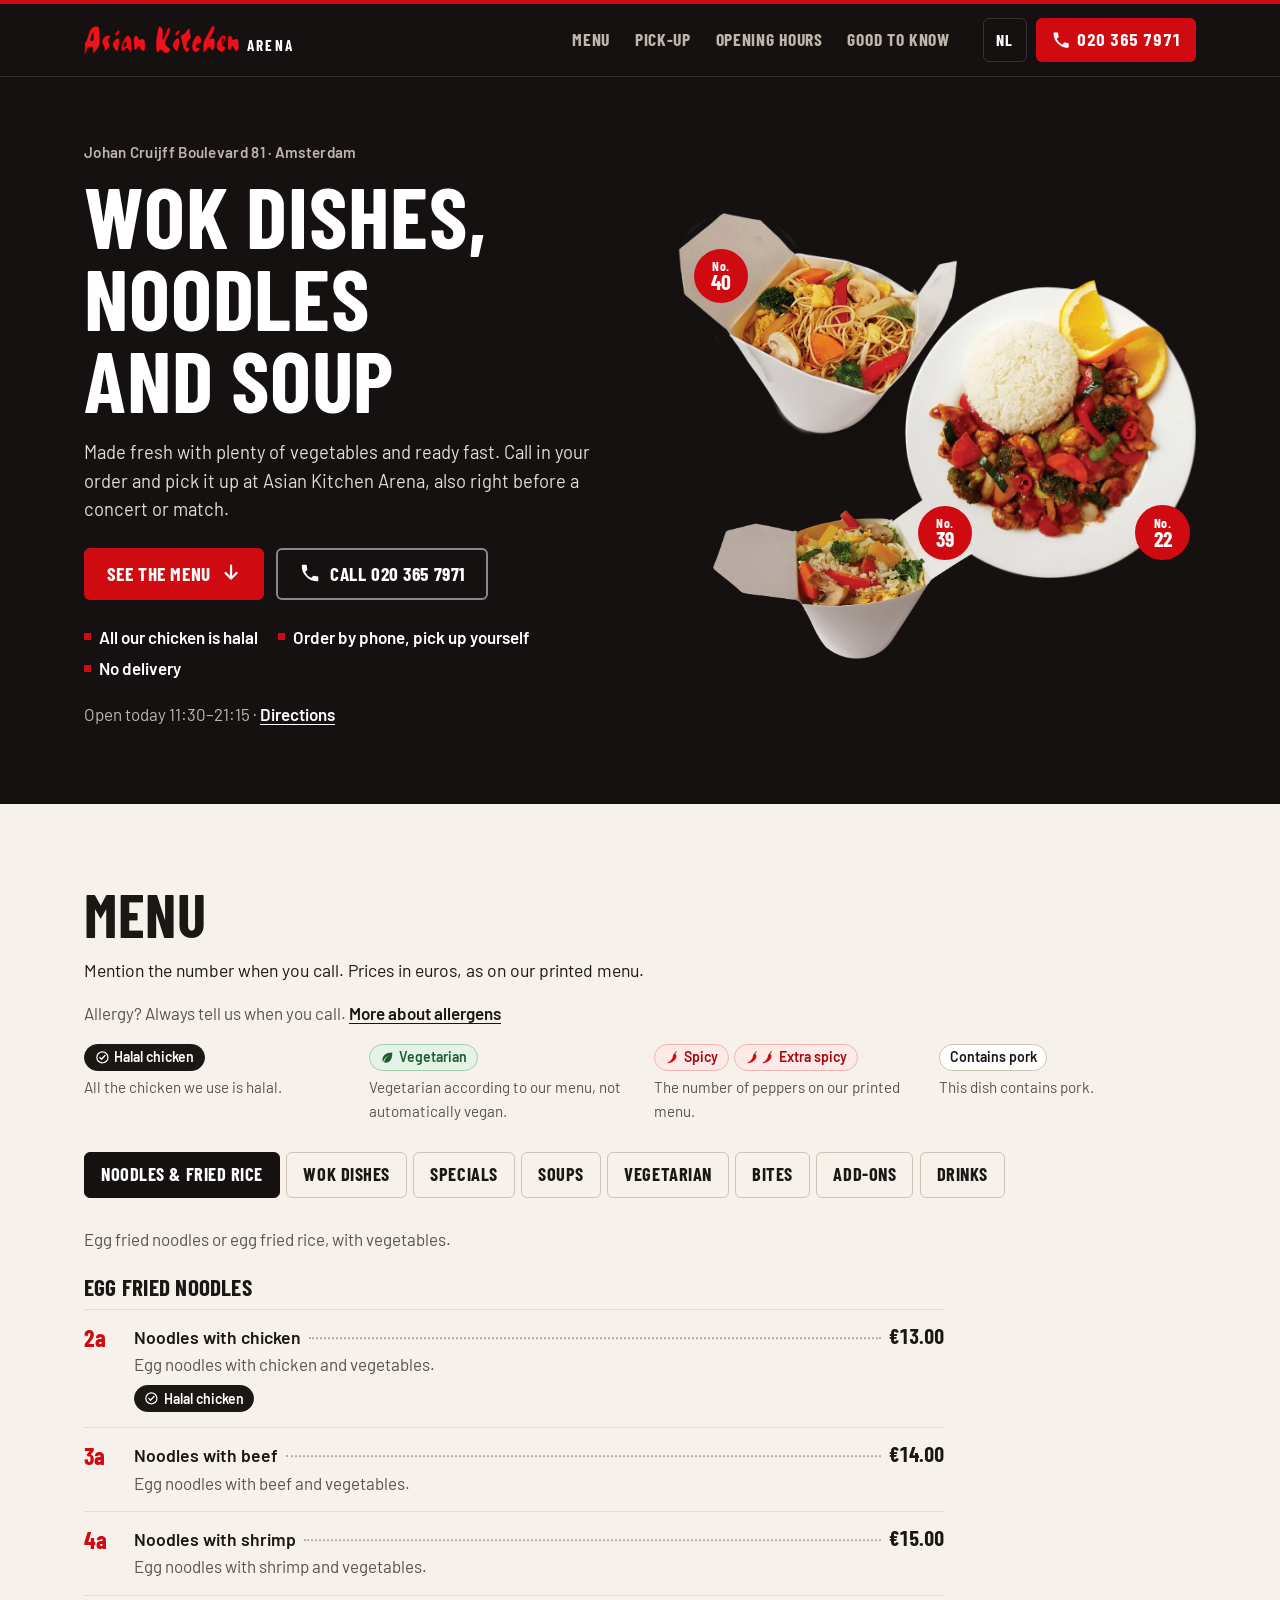
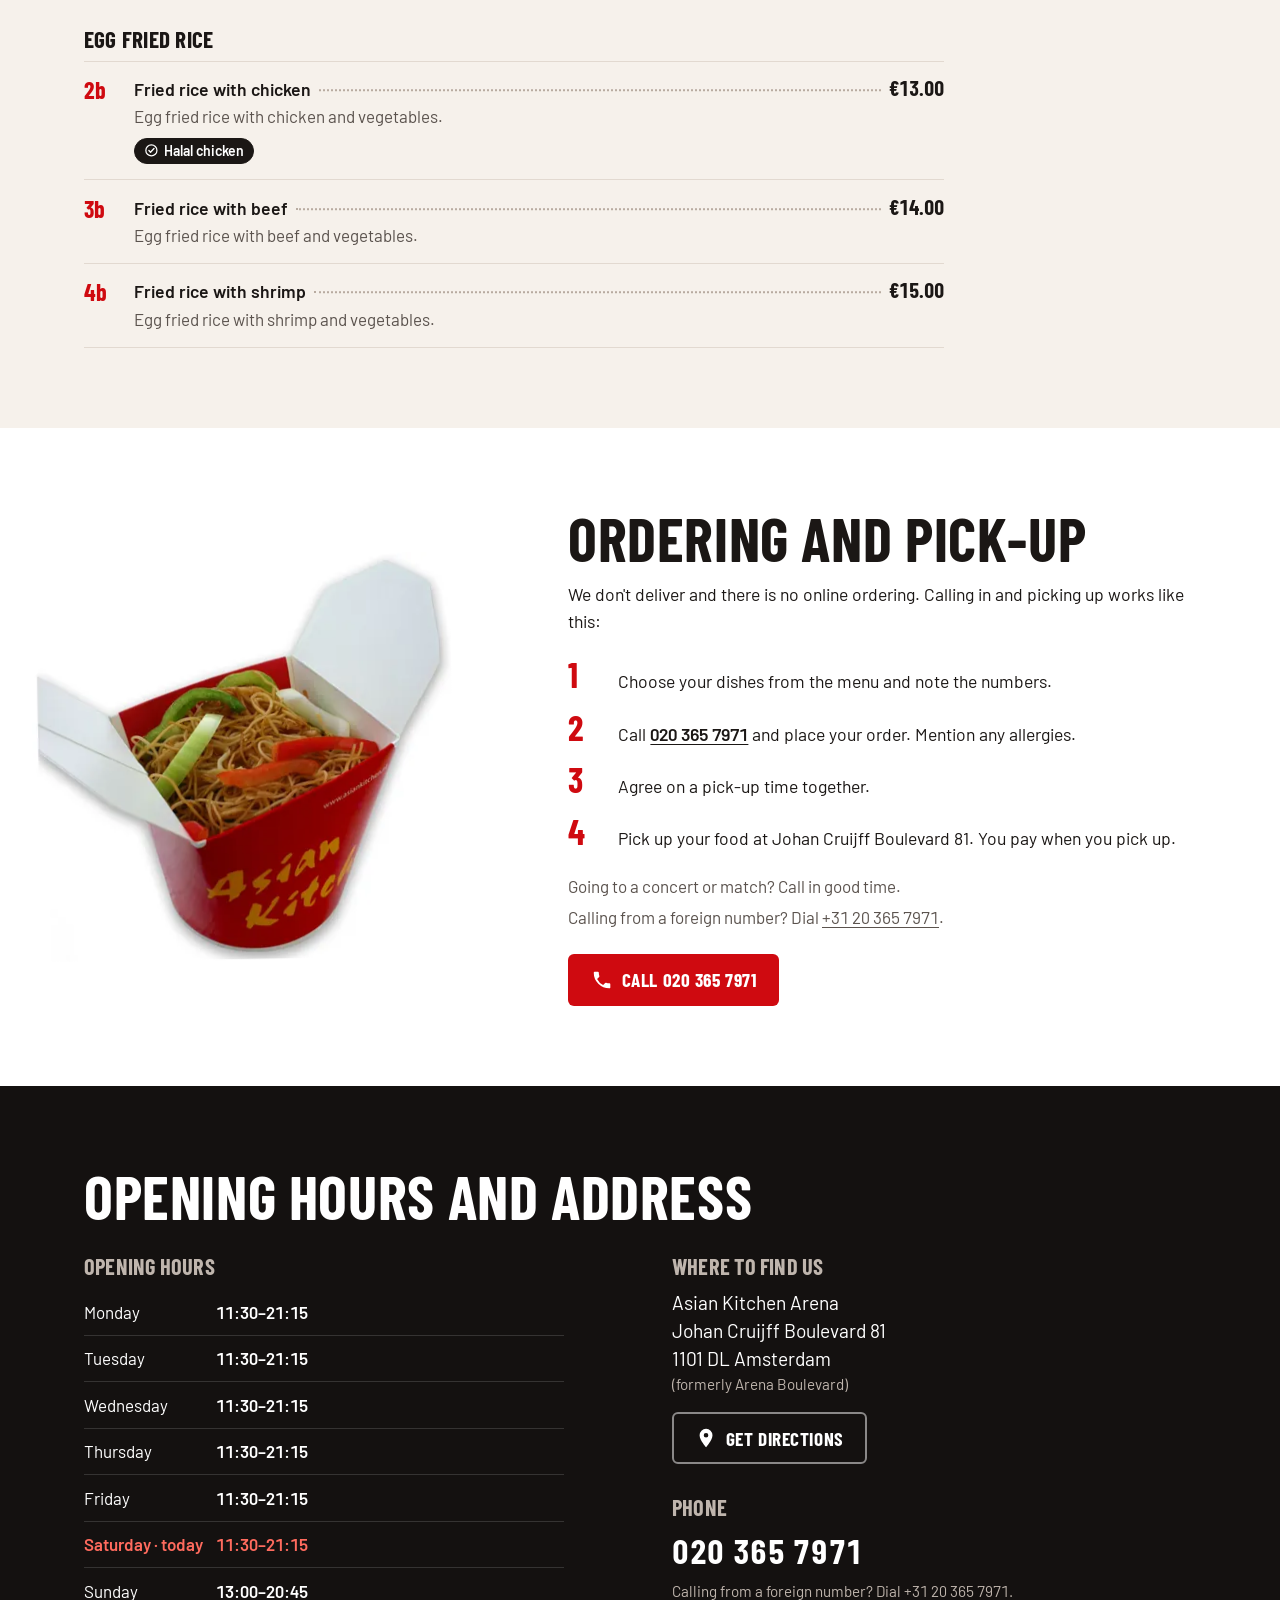
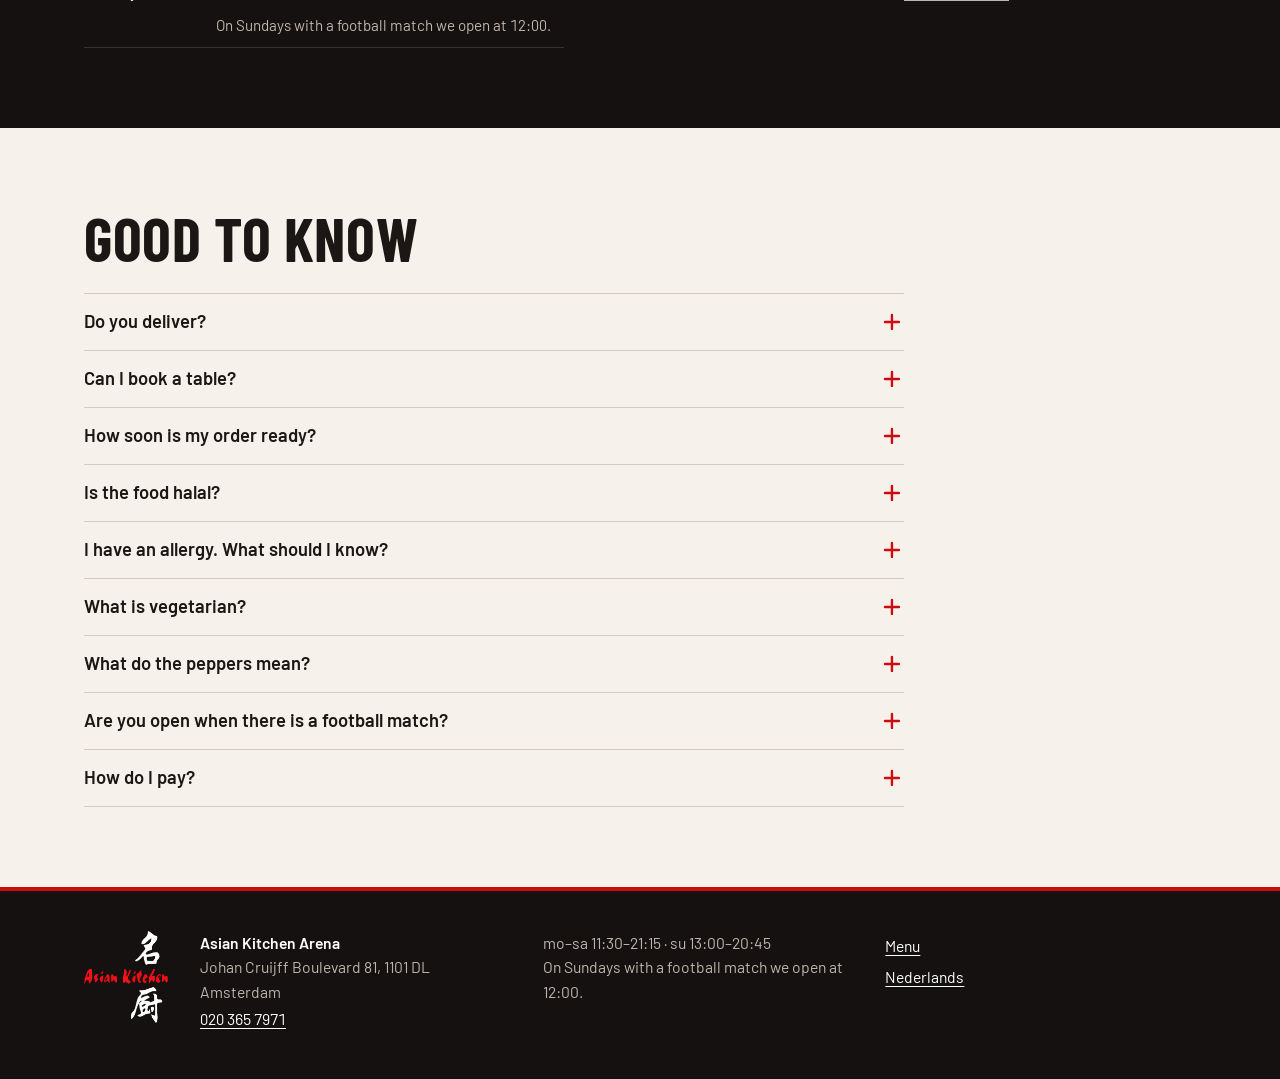
<file: site/en/index.html>
<!doctype html>
<html lang="en" class="no-js">
<head>
<meta charset="utf-8">
<meta name="viewport" content="width=device-width, initial-scale=1, viewport-fit=cover">
<title>Asian Kitchen Arena | Takeaway on Johan Cruijff Boulevard</title>
<meta name="description" content="Wok dishes, noodles, fried rice and soup, made fresh. See the menu, call 020 365 7971 to order and pick up at Johan Cruijff Boulevard 81, Amsterdam.">
<link rel="canonical" href="https://www.asiankitchen.nl/Arena/en/">
<link rel="alternate" hreflang="nl" href="https://www.asiankitchen.nl/Arena/">
<link rel="alternate" hreflang="en" href="https://www.asiankitchen.nl/Arena/en/">
<link rel="alternate" hreflang="x-default" href="https://www.asiankitchen.nl/Arena/">
<meta name="theme-color" content="#141110">
<meta property="og:type" content="restaurant">
<meta property="og:title" content="Asian Kitchen Arena">
<meta property="og:description" content="Wok dishes, noodles, fried rice and soup, made fresh. See the menu, call 020 365 7971 to order and pick up at Johan Cruijff Boulevard 81, Amsterdam.">
<meta property="og:url" content="https://www.asiankitchen.nl/Arena/en/">
<meta property="og:image" content="https://www.asiankitchen.nl/Arena/images/deelafbeelding.jpg">
<meta property="og:locale" content="en_GB">
<link rel="icon" type="image/png" sizes="48x48" href="../images/favicon-48.png">
<link rel="apple-touch-icon" href="../images/apple-touch-icon.png">
<link rel="preload" href="../fonts/barlow-condensed-700.woff2" as="font" type="font/woff2" crossorigin>
<link rel="preload" href="../fonts/barlow-400.woff2" as="font" type="font/woff2" crossorigin>
<link rel="stylesheet" href="../assets/styles.css?v=mwqk19tv">
<script>document.documentElement.classList.replace('no-js','js')</script>
<script type="application/ld+json">{"@context":"https://schema.org","@type":"Restaurant","name":"Asian Kitchen Arena","url":"https://www.asiankitchen.nl/Arena/en/","image":"https://www.asiankitchen.nl/Arena/images/deelafbeelding.jpg","logo":"https://www.asiankitchen.nl/Arena/images/icon-512.png","telephone":"+31 20 365 7971","address":{"@type":"PostalAddress","streetAddress":"Johan Cruijff Boulevard 81","postalCode":"1101 DL","addressLocality":"Amsterdam","addressCountry":"NL"},"servesCuisine":["Asian","Chinese"],"priceRange":"€","acceptsReservations":false,"openingHoursSpecification":[{"@type":"OpeningHoursSpecification","dayOfWeek":["Monday","Tuesday","Wednesday","Thursday","Friday","Saturday"],"opens":"11:30","closes":"21:15"},{"@type":"OpeningHoursSpecification","dayOfWeek":["Sunday"],"opens":"13:00","closes":"20:45"}],"hasMenu":{"@type":"Menu","url":"https://www.asiankitchen.nl/Arena/en/#menu","hasMenuSection":[{"@type":"MenuSection","name":"Noodles & fried rice","hasMenuItem":[{"@type":"MenuItem","name":"2a. Noodles with chicken","offers":{"@type":"Offer","price":"13.00","priceCurrency":"EUR"}},{"@type":"MenuItem","name":"3a. Noodles with beef","offers":{"@type":"Offer","price":"14.00","priceCurrency":"EUR"}},{"@type":"MenuItem","name":"4a. Noodles with shrimp","offers":{"@type":"Offer","price":"15.00","priceCurrency":"EUR"}},{"@type":"MenuItem","name":"2b. Fried rice with chicken","offers":{"@type":"Offer","price":"13.00","priceCurrency":"EUR"}},{"@type":"MenuItem","name":"3b. Fried rice with beef","offers":{"@type":"Offer","price":"14.00","priceCurrency":"EUR"}},{"@type":"MenuItem","name":"4b. Fried rice with shrimp","offers":{"@type":"Offer","price":"15.00","priceCurrency":"EUR"}}]},{"@type":"MenuSection","name":"Wok dishes","hasMenuItem":[{"@type":"MenuItem","name":"19. Chicken curry","offers":{"@type":"Offer","price":"13.50","priceCurrency":"EUR"}},{"@type":"MenuItem","name":"20. Chicken black bean (salty)","offers":{"@type":"Offer","price":"13.50","priceCurrency":"EUR"}},{"@type":"MenuItem","name":"21. Chicken sweet & sour","offers":{"@type":"Offer","price":"13.50","priceCurrency":"EUR"}},{"@type":"MenuItem","name":"22. Chicken Szechuan (spicy)","offers":{"@type":"Offer","price":"13.50","priceCurrency":"EUR"}},{"@type":"MenuItem","name":"23. Chicken Gong Bao (sweet & spicy)","offers":{"@type":"Offer","price":"13.50","priceCurrency":"EUR"}},{"@type":"MenuItem","name":"24. Chicken oyster sauce","offers":{"@type":"Offer","price":"13.50","priceCurrency":"EUR"}},{"@type":"MenuItem","name":"25. Beef curry","offers":{"@type":"Offer","price":"15.50","priceCurrency":"EUR"}},{"@type":"MenuItem","name":"26. Beef black bean (salty)","offers":{"@type":"Offer","price":"15.50","priceCurrency":"EUR"}},{"@type":"MenuItem","name":"27. Beef sweet & sour","offers":{"@type":"Offer","price":"15.50","priceCurrency":"EUR"}},{"@type":"MenuItem","name":"28. Beef Szechuan (spicy)","offers":{"@type":"Offer","price":"15.50","priceCurrency":"EUR"}},{"@type":"MenuItem","name":"29. Beef Gong Bao (sweet & spicy)","offers":{"@type":"Offer","price":"15.50","priceCurrency":"EUR"}},{"@type":"MenuItem","name":"30. Beef oyster sauce","offers":{"@type":"Offer","price":"15.50","priceCurrency":"EUR"}},{"@type":"MenuItem","name":"31. Shrimp curry","offers":{"@type":"Offer","price":"17.50","priceCurrency":"EUR"}},{"@type":"MenuItem","name":"32. Shrimp black bean (salty)","offers":{"@type":"Offer","price":"17.50","priceCurrency":"EUR"}},{"@type":"MenuItem","name":"33. Shrimp sweet & sour","offers":{"@type":"Offer","price":"17.50","priceCurrency":"EUR"}},{"@type":"MenuItem","name":"34. Shrimp Szechuan (spicy)","offers":{"@type":"Offer","price":"17.50","priceCurrency":"EUR"}},{"@type":"MenuItem","name":"35. Shrimp Gong Bao (sweet & spicy)","offers":{"@type":"Offer","price":"17.50","priceCurrency":"EUR"}},{"@type":"MenuItem","name":"36. Shrimp oyster sauce","offers":{"@type":"Offer","price":"17.50","priceCurrency":"EUR"}}]},{"@type":"MenuSection","name":"Specials","hasMenuItem":[{"@type":"MenuItem","name":"15. Crispy Peking duck","offers":{"@type":"Offer","price":"19.50","priceCurrency":"EUR"}},{"@type":"MenuItem","name":"16. Char siu","offers":{"@type":"Offer","price":"17.50","priceCurrency":"EUR"}},{"@type":"MenuItem","name":"16a. Roasted pork belly","offers":{"@type":"Offer","price":"18.50","priceCurrency":"EUR"}},{"@type":"MenuItem","name":"17. Singapore noodles","offers":{"@type":"Offer","price":"16.00","priceCurrency":"EUR"}},{"@type":"MenuItem","name":"18. Yeung Chow fried rice","offers":{"@type":"Offer","price":"16.00","priceCurrency":"EUR"}}]},{"@type":"MenuSection","name":"Soups","hasMenuItem":[{"@type":"MenuItem","name":"41. Wonton noodle soup","offers":{"@type":"Offer","price":"14.50","priceCurrency":"EUR"}},{"@type":"MenuItem","name":"43. Char siu noodle soup","offers":{"@type":"Offer","price":"17.50","priceCurrency":"EUR"}},{"@type":"MenuItem","name":"44. Peking duck noodle soup","offers":{"@type":"Offer","price":"19.50","priceCurrency":"EUR"}},{"@type":"MenuItem","name":"5. Chicken soup","offers":{"@type":"Offer","price":"5.50","priceCurrency":"EUR"}},{"@type":"MenuItem","name":"6. Vegetable soup","offers":{"@type":"Offer","price":"5.50","priceCurrency":"EUR"}},{"@type":"MenuItem","name":"7. Wonton soup","offers":{"@type":"Offer","price":"6.50","priceCurrency":"EUR"}}]},{"@type":"MenuSection","name":"Vegetarian","hasMenuItem":[{"@type":"MenuItem","name":"37. Stir-fried mixed vegetables","offers":{"@type":"Offer","price":"14.50","priceCurrency":"EUR"}},{"@type":"MenuItem","name":"39. Fried rice with egg & vegetables","offers":{"@type":"Offer","price":"12.50","priceCurrency":"EUR"}},{"@type":"MenuItem","name":"40. Noodles with egg & vegetables","offers":{"@type":"Offer","price":"12.50","priceCurrency":"EUR"}},{"@type":"MenuItem","name":"46. Mixed vegetable noodle soup","offers":{"@type":"Offer","price":"16.00","priceCurrency":"EUR"}}]},{"@type":"MenuSection","name":"Bites","hasMenuItem":[{"@type":"MenuItem","name":"9. Chicken satay","offers":{"@type":"Offer","price":"6.00","priceCurrency":"EUR"}},{"@type":"MenuItem","name":"11. Steamed chicken dumplings (siu mai)","offers":{"@type":"Offer","price":"6.00","priceCurrency":"EUR"}},{"@type":"MenuItem","name":"12. Fried chicken dumplings (siu mai)","offers":{"@type":"Offer","price":"6.00","priceCurrency":"EUR"}},{"@type":"MenuItem","name":"13. Mini spring rolls","offers":{"@type":"Offer","price":"5.00","priceCurrency":"EUR"}},{"@type":"MenuItem","name":"14. Crispy shrimp","offers":{"@type":"Offer","price":"5.50","priceCurrency":"EUR"}}]}]}}</script>
</head>
<body>
<a class="overslaan" href="#menu">Skip to the menu</a>
<header class="kop">
  <div class="wrap kop__in">
    <a class="merk" href="./"><img src="../images/woordmerk.png" alt="Asian Kitchen" width="414" height="75"><span class="merk__arena">Arena</span></a>
    <nav class="kop__nav" aria-label="Main menu">
      <a href="#menu">Menu</a>
      <a href="#afhalen">Pick-up</a>
      <a href="#tijden">Opening hours</a>
      <a href="#goed-om-te-weten">Good to know</a>
    </nav>
    <a class="kop__taal" href="../" hreflang="nl" lang="nl"><span class="vh">Lees deze pagina in het Nederlands: </span>NL</a>
    <a class="kop__bel veeg" href="tel:+31203657971"><svg class="i i--tel" viewBox="0 0 24 24" aria-hidden="true"><path d="M6.6 10.8a15.2 15.2 0 0 0 6.6 6.6l2.2-2.2a1 1 0 0 1 1-.25 11.4 11.4 0 0 0 3.6.57 1 1 0 0 1 1 1V20a1 1 0 0 1-1 1A17 17 0 0 1 3 4a1 1 0 0 1 1-1h3.5a1 1 0 0 1 1 1c0 1.25.2 2.45.57 3.57a1 1 0 0 1-.25 1z" fill="currentColor"/></svg><span class="kop__bel-woord">Call</span><span class="kop__bel-nr">020 365 7971</span></a>
  </div>
</header>

<main>
<section class="hero" aria-labelledby="h-hero">
<div class="wrap hero__in">
  <div class="hero__tekst">
    <p class="hero__plaats">Johan Cruijff Boulevard 81 · Amsterdam</p>
    <h1 id="h-hero">Wok dishes, noodles and soup</h1>
    <p class="hero__lead">Made fresh with plenty of vegetables and ready fast. Call in your order and pick it up at Asian Kitchen Arena, also right before a concert or match.</p>
    <div class="knoppen">
      <a class="knop veeg knop--rood" href="#menu">See the menu<svg class="i i--pijl" viewBox="0 0 24 24" aria-hidden="true"><path d="M12 4v14m0 0-6-6m6 6 6-6" fill="none" stroke="currentColor" stroke-width="2.4" stroke-linecap="round" stroke-linejoin="round"/></svg></a>
      <a class="knop veeg knop--lijn" href="tel:+31203657971"><svg class="i i--tel" viewBox="0 0 24 24" aria-hidden="true"><path d="M6.6 10.8a15.2 15.2 0 0 0 6.6 6.6l2.2-2.2a1 1 0 0 1 1-.25 11.4 11.4 0 0 0 3.6.57 1 1 0 0 1 1 1V20a1 1 0 0 1-1 1A17 17 0 0 1 3 4a1 1 0 0 1 1-1h3.5a1 1 0 0 1 1 1c0 1.25.2 2.45.57 3.57a1 1 0 0 1-.25 1z" fill="currentColor"/></svg>Call 020 365 7971</a>
    </div>
    <ul class="hero__feiten"><li>All our chicken is halal</li><li>Order by phone, pick up yourself</li><li>No delivery</li></ul>
    <p class="hero__vandaag"><span data-vandaag>mo–sa 11:30–21:15 · su 13:00–20:45</span> <span class="hero__route">· <a href="https://www.google.com/maps/dir/?api=1&destination=Asian+Kitchen%2C+Johan+Cruijff+Boulevard+81%2C+1101+DL+Amsterdam" target="_blank" rel="noopener">Directions</a></span></p>
  </div>
  <div class="hero__fotos" role="img" aria-label="Three Asian Kitchen dishes: no. 22 chicken Szechuan with rice, no. 40 noodles with vegetables and no. 39 fried rice with vegetables">
<figure class="hf hf--40">
  <img src="../images/nr-40-groot.webp" alt="" width="661" height="526" decoding="async">
  <span class="badge" aria-hidden="true"><small>No.</small>40</span>
</figure>
<figure class="hf hf--22">
  <img src="../images/nr-22-groot.webp" alt="" width="637" height="652" decoding="async" fetchpriority="high">
  <span class="badge" aria-hidden="true"><small>No.</small>22</span>
</figure>
<figure class="hf hf--39">
  <img src="../images/nr-39-groot.webp" alt="" width="768" height="465" decoding="async">
  <span class="badge" aria-hidden="true"><small>No.</small>39</span>
</figure>
  </div>
</div>
</section>

<section class="menu" id="menu" aria-labelledby="h-menu">
<div class="wrap">
  <div class="sectiekop">
    <h2 id="h-menu">Menu</h2>
    <p class="sectiekop__tekst">Mention the number when you call. Prices in euros, as on our printed menu.</p>
    <p class="menu__meta">Allergy? Always tell us when you call. <a href="#vraag-allergie">More about allergens</a></p>
    <ul class="legenda" aria-label="What the labels mean"><li><span class="legenda__tags"><span class="tag tag--halal-kip"><svg class="i" viewBox="0 0 24 24" aria-hidden="true"><circle cx="12" cy="12" r="9" fill="none" stroke="currentColor" stroke-width="2"/><path d="m8 12.3 2.6 2.6L16.2 9" fill="none" stroke="currentColor" stroke-width="2.2" stroke-linecap="round" stroke-linejoin="round"/></svg>Halal chicken</span></span><span class="legenda__uitleg">All the chicken we use is halal.</span></li><li><span class="legenda__tags"><span class="tag tag--vegetarisch"><svg class="i" viewBox="0 0 24 24" aria-hidden="true"><path d="M20 4C9 4 4 9.5 4 16c0 1.4.3 2.6.8 3.6C7 13 11 10 15 8.5c-4 2.3-7 6-8.6 11.2 1 .5 2.1.8 3.4.8C16.5 20.5 20 14 20 4z" fill="currentColor"/></svg>Vegetarian</span></span><span class="legenda__uitleg">Vegetarian according to our menu, not automatically vegan.</span></li><li><span class="legenda__tags"><span class="tag tag--peper"><svg class="i i--peper" viewBox="0 0 24 24" aria-hidden="true"><path d="M15.5 6.2c1.6.2 3 1.6 3.1 3.4.3 4.6-5.4 11-13.6 11.9-1 .1-1.2-1.1-.3-1.4 5.3-1.9 7.6-6.3 8.4-10.7.3-1.9 1.1-3.4 2.4-3.2z" fill="currentColor"/><path d="M16 6.3c.1-1.6.9-2.9 2.6-3.5" fill="none" stroke="#2f7a3b" stroke-width="1.8" stroke-linecap="round"/></svg>Spicy</span> <span class="tag tag--peper"><svg class="i i--peper" viewBox="0 0 24 24" aria-hidden="true"><path d="M15.5 6.2c1.6.2 3 1.6 3.1 3.4.3 4.6-5.4 11-13.6 11.9-1 .1-1.2-1.1-.3-1.4 5.3-1.9 7.6-6.3 8.4-10.7.3-1.9 1.1-3.4 2.4-3.2z" fill="currentColor"/><path d="M16 6.3c.1-1.6.9-2.9 2.6-3.5" fill="none" stroke="#2f7a3b" stroke-width="1.8" stroke-linecap="round"/></svg><svg class="i i--peper" viewBox="0 0 24 24" aria-hidden="true"><path d="M15.5 6.2c1.6.2 3 1.6 3.1 3.4.3 4.6-5.4 11-13.6 11.9-1 .1-1.2-1.1-.3-1.4 5.3-1.9 7.6-6.3 8.4-10.7.3-1.9 1.1-3.4 2.4-3.2z" fill="currentColor"/><path d="M16 6.3c.1-1.6.9-2.9 2.6-3.5" fill="none" stroke="#2f7a3b" stroke-width="1.8" stroke-linecap="round"/></svg>Extra spicy</span></span><span class="legenda__uitleg">The number of peppers on our printed menu.</span></li><li><span class="legenda__tags"><span class="tag tag--varkensvlees">Contains pork</span></span><span class="legenda__uitleg">This dish contains pork.</span></li></ul>
  </div>
  <div class="tabs js-only" role="tablist" aria-label="Menu categories"><button type="button" class="tab" role="tab" id="tab-noedels-nasi" aria-controls="paneel-noedels-nasi" aria-selected="true" tabindex="0">Noodles &amp; fried rice</button><button type="button" class="tab" role="tab" id="tab-wok" aria-controls="paneel-wok" aria-selected="false" tabindex="-1">Wok dishes</button><button type="button" class="tab" role="tab" id="tab-specialiteiten" aria-controls="paneel-specialiteiten" aria-selected="false" tabindex="-1">Specials</button><button type="button" class="tab" role="tab" id="tab-soepen" aria-controls="paneel-soepen" aria-selected="false" tabindex="-1">Soups</button><button type="button" class="tab" role="tab" id="tab-vegetarisch" aria-controls="paneel-vegetarisch" aria-selected="false" tabindex="-1">Vegetarian</button><button type="button" class="tab" role="tab" id="tab-bites" aria-controls="paneel-bites" aria-selected="false" tabindex="-1">Bites</button><button type="button" class="tab" role="tab" id="tab-extras" aria-controls="paneel-extras" aria-selected="false" tabindex="-1">Add-ons</button><button type="button" class="tab" role="tab" id="tab-dranken" aria-controls="paneel-dranken" aria-selected="false" tabindex="-1">Drinks</button></div>
  <div class="panelen">
<section class="paneel paneel--lijst" id="paneel-noedels-nasi" data-paneel="noedels-nasi" aria-labelledby="titel-noedels-nasi">
<h3 class="paneel__titel" id="titel-noedels-nasi">Noodles &amp; fried rice</h3>
<p class="paneel__intro">Egg fried noodles or egg fried rice, with vegetables.</p>

<div class="groep">
<h4 class="groep__titel">Egg fried noodles</h4>
<ul class="lijst"><li class="gerecht rij" id="nr-2a" data-nr="2a" data-prijs="13" data-peper="0" data-labels="halal-kip">
  <span class="rij__nr"><span class="vh">No. </span>2a</span>
  <div class="rij__tekst">
    <p class="rij__kop"><span class="rij__naam">Noodles with chicken</span><span class="rij__stip" aria-hidden="true"></span><span class="rij__prijs">€13.00</span></p>
    <p class="rij__inhoud">Egg noodles with chicken and vegetables.</p><p class="rij__tags"><span class="tag tag--halal-kip"><svg class="i" viewBox="0 0 24 24" aria-hidden="true"><circle cx="12" cy="12" r="9" fill="none" stroke="currentColor" stroke-width="2"/><path d="m8 12.3 2.6 2.6L16.2 9" fill="none" stroke="currentColor" stroke-width="2.2" stroke-linecap="round" stroke-linejoin="round"/></svg>Halal chicken</span></p>
  </div>
  
</li>
<li class="gerecht rij" id="nr-3a" data-nr="3a" data-prijs="14" data-peper="0" data-labels="">
  <span class="rij__nr"><span class="vh">No. </span>3a</span>
  <div class="rij__tekst">
    <p class="rij__kop"><span class="rij__naam">Noodles with beef</span><span class="rij__stip" aria-hidden="true"></span><span class="rij__prijs">€14.00</span></p>
    <p class="rij__inhoud">Egg noodles with beef and vegetables.</p>
  </div>
  
</li>
<li class="gerecht rij" id="nr-4a" data-nr="4a" data-prijs="15" data-peper="0" data-labels="">
  <span class="rij__nr"><span class="vh">No. </span>4a</span>
  <div class="rij__tekst">
    <p class="rij__kop"><span class="rij__naam">Noodles with shrimp</span><span class="rij__stip" aria-hidden="true"></span><span class="rij__prijs">€15.00</span></p>
    <p class="rij__inhoud">Egg noodles with shrimp and vegetables.</p>
  </div>
  
</li></ul>

</div>
<div class="groep">
<h4 class="groep__titel">Egg fried rice</h4>
<ul class="lijst"><li class="gerecht rij" id="nr-2b" data-nr="2b" data-prijs="13" data-peper="0" data-labels="halal-kip">
  <span class="rij__nr"><span class="vh">No. </span>2b</span>
  <div class="rij__tekst">
    <p class="rij__kop"><span class="rij__naam">Fried rice with chicken</span><span class="rij__stip" aria-hidden="true"></span><span class="rij__prijs">€13.00</span></p>
    <p class="rij__inhoud">Egg fried rice with chicken and vegetables.</p><p class="rij__tags"><span class="tag tag--halal-kip"><svg class="i" viewBox="0 0 24 24" aria-hidden="true"><circle cx="12" cy="12" r="9" fill="none" stroke="currentColor" stroke-width="2"/><path d="m8 12.3 2.6 2.6L16.2 9" fill="none" stroke="currentColor" stroke-width="2.2" stroke-linecap="round" stroke-linejoin="round"/></svg>Halal chicken</span></p>
  </div>
  
</li>
<li class="gerecht rij" id="nr-3b" data-nr="3b" data-prijs="14" data-peper="0" data-labels="">
  <span class="rij__nr"><span class="vh">No. </span>3b</span>
  <div class="rij__tekst">
    <p class="rij__kop"><span class="rij__naam">Fried rice with beef</span><span class="rij__stip" aria-hidden="true"></span><span class="rij__prijs">€14.00</span></p>
    <p class="rij__inhoud">Egg fried rice with beef and vegetables.</p>
  </div>
  
</li>
<li class="gerecht rij" id="nr-4b" data-nr="4b" data-prijs="15" data-peper="0" data-labels="">
  <span class="rij__nr"><span class="vh">No. </span>4b</span>
  <div class="rij__tekst">
    <p class="rij__kop"><span class="rij__naam">Fried rice with shrimp</span><span class="rij__stip" aria-hidden="true"></span><span class="rij__prijs">€15.00</span></p>
    <p class="rij__inhoud">Egg fried rice with shrimp and vegetables.</p>
  </div>
  
</li></ul>

</div>
</section>
<section class="paneel paneel--lijst" id="paneel-wok" data-paneel="wok" aria-labelledby="titel-wok" data-start-verborgen>
<h3 class="paneel__titel" id="titel-wok">Wok dishes</h3>
<p class="paneel__intro">All wok dishes come with vegetables and white rice.</p>
<p class="paneel__noot">Egg noodles or egg fried rice instead of white rice? That is + €2.50. <a href="#paneel-extras" data-naar-paneel="extras">All add-ons</a></p>
<div class="groep">
<h4 class="groep__titel">With chicken</h4>
<ul class="lijst"><li class="gerecht rij" id="nr-19" data-nr="19" data-prijs="13.5" data-peper="1" data-labels="halal-kip">
  <span class="rij__nr"><span class="vh">No. </span>19</span>
  <div class="rij__tekst">
    <p class="rij__kop"><span class="rij__naam">Chicken curry</span><span class="rij__stip" aria-hidden="true"></span><span class="rij__prijs">€13.50</span></p>
    <p class="rij__inhoud">With vegetables and white rice.</p><p class="rij__tags"><span class="tag tag--halal-kip"><svg class="i" viewBox="0 0 24 24" aria-hidden="true"><circle cx="12" cy="12" r="9" fill="none" stroke="currentColor" stroke-width="2"/><path d="m8 12.3 2.6 2.6L16.2 9" fill="none" stroke="currentColor" stroke-width="2.2" stroke-linecap="round" stroke-linejoin="round"/></svg>Halal chicken</span><span class="tag tag--peper"><svg class="i i--peper" viewBox="0 0 24 24" aria-hidden="true"><path d="M15.5 6.2c1.6.2 3 1.6 3.1 3.4.3 4.6-5.4 11-13.6 11.9-1 .1-1.2-1.1-.3-1.4 5.3-1.9 7.6-6.3 8.4-10.7.3-1.9 1.1-3.4 2.4-3.2z" fill="currentColor"/><path d="M16 6.3c.1-1.6.9-2.9 2.6-3.5" fill="none" stroke="#2f7a3b" stroke-width="1.8" stroke-linecap="round"/></svg>Spicy</span></p>
  </div>
  
</li>
<li class="gerecht rij" id="nr-20" data-nr="20" data-prijs="13.5" data-peper="1" data-labels="halal-kip">
  <span class="rij__nr"><span class="vh">No. </span>20</span>
  <div class="rij__tekst">
    <p class="rij__kop"><span class="rij__naam">Chicken black bean (salty)</span><span class="rij__stip" aria-hidden="true"></span><span class="rij__prijs">€13.50</span></p>
    <p class="rij__inhoud">With vegetables and white rice.</p><p class="rij__tags"><span class="tag tag--halal-kip"><svg class="i" viewBox="0 0 24 24" aria-hidden="true"><circle cx="12" cy="12" r="9" fill="none" stroke="currentColor" stroke-width="2"/><path d="m8 12.3 2.6 2.6L16.2 9" fill="none" stroke="currentColor" stroke-width="2.2" stroke-linecap="round" stroke-linejoin="round"/></svg>Halal chicken</span><span class="tag tag--peper"><svg class="i i--peper" viewBox="0 0 24 24" aria-hidden="true"><path d="M15.5 6.2c1.6.2 3 1.6 3.1 3.4.3 4.6-5.4 11-13.6 11.9-1 .1-1.2-1.1-.3-1.4 5.3-1.9 7.6-6.3 8.4-10.7.3-1.9 1.1-3.4 2.4-3.2z" fill="currentColor"/><path d="M16 6.3c.1-1.6.9-2.9 2.6-3.5" fill="none" stroke="#2f7a3b" stroke-width="1.8" stroke-linecap="round"/></svg>Spicy</span></p>
  </div>
  
</li>
<li class="gerecht rij" id="nr-21" data-nr="21" data-prijs="13.5" data-peper="0" data-labels="halal-kip">
  <span class="rij__nr"><span class="vh">No. </span>21</span>
  <div class="rij__tekst">
    <p class="rij__kop"><span class="rij__naam">Chicken sweet &amp; sour</span><span class="rij__stip" aria-hidden="true"></span><span class="rij__prijs">€13.50</span></p>
    <p class="rij__inhoud">With vegetables and white rice.</p><p class="rij__tags"><span class="tag tag--halal-kip"><svg class="i" viewBox="0 0 24 24" aria-hidden="true"><circle cx="12" cy="12" r="9" fill="none" stroke="currentColor" stroke-width="2"/><path d="m8 12.3 2.6 2.6L16.2 9" fill="none" stroke="currentColor" stroke-width="2.2" stroke-linecap="round" stroke-linejoin="round"/></svg>Halal chicken</span></p>
  </div>
  
</li>
<li class="gerecht rij" id="nr-22" data-nr="22" data-prijs="13.5" data-peper="2" data-labels="halal-kip">
  <span class="rij__nr"><span class="vh">No. </span>22</span>
  <div class="rij__tekst">
    <p class="rij__kop"><span class="rij__naam">Chicken Szechuan (spicy)</span><span class="rij__stip" aria-hidden="true"></span><span class="rij__prijs">€13.50</span></p>
    <p class="rij__inhoud">With vegetables and white rice.</p><p class="rij__tags"><span class="tag tag--halal-kip"><svg class="i" viewBox="0 0 24 24" aria-hidden="true"><circle cx="12" cy="12" r="9" fill="none" stroke="currentColor" stroke-width="2"/><path d="m8 12.3 2.6 2.6L16.2 9" fill="none" stroke="currentColor" stroke-width="2.2" stroke-linecap="round" stroke-linejoin="round"/></svg>Halal chicken</span><span class="tag tag--peper"><svg class="i i--peper" viewBox="0 0 24 24" aria-hidden="true"><path d="M15.5 6.2c1.6.2 3 1.6 3.1 3.4.3 4.6-5.4 11-13.6 11.9-1 .1-1.2-1.1-.3-1.4 5.3-1.9 7.6-6.3 8.4-10.7.3-1.9 1.1-3.4 2.4-3.2z" fill="currentColor"/><path d="M16 6.3c.1-1.6.9-2.9 2.6-3.5" fill="none" stroke="#2f7a3b" stroke-width="1.8" stroke-linecap="round"/></svg><svg class="i i--peper" viewBox="0 0 24 24" aria-hidden="true"><path d="M15.5 6.2c1.6.2 3 1.6 3.1 3.4.3 4.6-5.4 11-13.6 11.9-1 .1-1.2-1.1-.3-1.4 5.3-1.9 7.6-6.3 8.4-10.7.3-1.9 1.1-3.4 2.4-3.2z" fill="currentColor"/><path d="M16 6.3c.1-1.6.9-2.9 2.6-3.5" fill="none" stroke="#2f7a3b" stroke-width="1.8" stroke-linecap="round"/></svg>Extra spicy</span></p>
  </div>
  
</li>
<li class="gerecht rij" id="nr-23" data-nr="23" data-prijs="13.5" data-peper="1" data-labels="halal-kip">
  <span class="rij__nr"><span class="vh">No. </span>23</span>
  <div class="rij__tekst">
    <p class="rij__kop"><span class="rij__naam">Chicken Gong Bao (sweet &amp; spicy)</span><span class="rij__stip" aria-hidden="true"></span><span class="rij__prijs">€13.50</span></p>
    <p class="rij__inhoud">With vegetables and white rice.</p><p class="rij__tags"><span class="tag tag--halal-kip"><svg class="i" viewBox="0 0 24 24" aria-hidden="true"><circle cx="12" cy="12" r="9" fill="none" stroke="currentColor" stroke-width="2"/><path d="m8 12.3 2.6 2.6L16.2 9" fill="none" stroke="currentColor" stroke-width="2.2" stroke-linecap="round" stroke-linejoin="round"/></svg>Halal chicken</span><span class="tag tag--peper"><svg class="i i--peper" viewBox="0 0 24 24" aria-hidden="true"><path d="M15.5 6.2c1.6.2 3 1.6 3.1 3.4.3 4.6-5.4 11-13.6 11.9-1 .1-1.2-1.1-.3-1.4 5.3-1.9 7.6-6.3 8.4-10.7.3-1.9 1.1-3.4 2.4-3.2z" fill="currentColor"/><path d="M16 6.3c.1-1.6.9-2.9 2.6-3.5" fill="none" stroke="#2f7a3b" stroke-width="1.8" stroke-linecap="round"/></svg>Spicy</span></p>
  </div>
  
</li>
<li class="gerecht rij" id="nr-24" data-nr="24" data-prijs="13.5" data-peper="0" data-labels="halal-kip">
  <span class="rij__nr"><span class="vh">No. </span>24</span>
  <div class="rij__tekst">
    <p class="rij__kop"><span class="rij__naam">Chicken oyster sauce</span><span class="rij__stip" aria-hidden="true"></span><span class="rij__prijs">€13.50</span></p>
    <p class="rij__inhoud">With vegetables and white rice.</p><p class="rij__tags"><span class="tag tag--halal-kip"><svg class="i" viewBox="0 0 24 24" aria-hidden="true"><circle cx="12" cy="12" r="9" fill="none" stroke="currentColor" stroke-width="2"/><path d="m8 12.3 2.6 2.6L16.2 9" fill="none" stroke="currentColor" stroke-width="2.2" stroke-linecap="round" stroke-linejoin="round"/></svg>Halal chicken</span></p>
  </div>
  
</li></ul>

</div>
<div class="groep">
<h4 class="groep__titel">With beef</h4>
<ul class="lijst"><li class="gerecht rij" id="nr-25" data-nr="25" data-prijs="15.5" data-peper="1" data-labels="">
  <span class="rij__nr"><span class="vh">No. </span>25</span>
  <div class="rij__tekst">
    <p class="rij__kop"><span class="rij__naam">Beef curry</span><span class="rij__stip" aria-hidden="true"></span><span class="rij__prijs">€15.50</span></p>
    <p class="rij__inhoud">With vegetables and white rice.</p><p class="rij__tags"><span class="tag tag--peper"><svg class="i i--peper" viewBox="0 0 24 24" aria-hidden="true"><path d="M15.5 6.2c1.6.2 3 1.6 3.1 3.4.3 4.6-5.4 11-13.6 11.9-1 .1-1.2-1.1-.3-1.4 5.3-1.9 7.6-6.3 8.4-10.7.3-1.9 1.1-3.4 2.4-3.2z" fill="currentColor"/><path d="M16 6.3c.1-1.6.9-2.9 2.6-3.5" fill="none" stroke="#2f7a3b" stroke-width="1.8" stroke-linecap="round"/></svg>Spicy</span></p>
  </div>
  
</li>
<li class="gerecht rij" id="nr-26" data-nr="26" data-prijs="15.5" data-peper="1" data-labels="">
  <span class="rij__nr"><span class="vh">No. </span>26</span>
  <div class="rij__tekst">
    <p class="rij__kop"><span class="rij__naam">Beef black bean (salty)</span><span class="rij__stip" aria-hidden="true"></span><span class="rij__prijs">€15.50</span></p>
    <p class="rij__inhoud">With vegetables and white rice.</p><p class="rij__tags"><span class="tag tag--peper"><svg class="i i--peper" viewBox="0 0 24 24" aria-hidden="true"><path d="M15.5 6.2c1.6.2 3 1.6 3.1 3.4.3 4.6-5.4 11-13.6 11.9-1 .1-1.2-1.1-.3-1.4 5.3-1.9 7.6-6.3 8.4-10.7.3-1.9 1.1-3.4 2.4-3.2z" fill="currentColor"/><path d="M16 6.3c.1-1.6.9-2.9 2.6-3.5" fill="none" stroke="#2f7a3b" stroke-width="1.8" stroke-linecap="round"/></svg>Spicy</span></p>
  </div>
  
</li>
<li class="gerecht rij" id="nr-27" data-nr="27" data-prijs="15.5" data-peper="0" data-labels="">
  <span class="rij__nr"><span class="vh">No. </span>27</span>
  <div class="rij__tekst">
    <p class="rij__kop"><span class="rij__naam">Beef sweet &amp; sour</span><span class="rij__stip" aria-hidden="true"></span><span class="rij__prijs">€15.50</span></p>
    <p class="rij__inhoud">With vegetables and white rice.</p>
  </div>
  
</li>
<li class="gerecht rij" id="nr-28" data-nr="28" data-prijs="15.5" data-peper="2" data-labels="">
  <span class="rij__nr"><span class="vh">No. </span>28</span>
  <div class="rij__tekst">
    <p class="rij__kop"><span class="rij__naam">Beef Szechuan (spicy)</span><span class="rij__stip" aria-hidden="true"></span><span class="rij__prijs">€15.50</span></p>
    <p class="rij__inhoud">With vegetables and white rice.</p><p class="rij__tags"><span class="tag tag--peper"><svg class="i i--peper" viewBox="0 0 24 24" aria-hidden="true"><path d="M15.5 6.2c1.6.2 3 1.6 3.1 3.4.3 4.6-5.4 11-13.6 11.9-1 .1-1.2-1.1-.3-1.4 5.3-1.9 7.6-6.3 8.4-10.7.3-1.9 1.1-3.4 2.4-3.2z" fill="currentColor"/><path d="M16 6.3c.1-1.6.9-2.9 2.6-3.5" fill="none" stroke="#2f7a3b" stroke-width="1.8" stroke-linecap="round"/></svg><svg class="i i--peper" viewBox="0 0 24 24" aria-hidden="true"><path d="M15.5 6.2c1.6.2 3 1.6 3.1 3.4.3 4.6-5.4 11-13.6 11.9-1 .1-1.2-1.1-.3-1.4 5.3-1.9 7.6-6.3 8.4-10.7.3-1.9 1.1-3.4 2.4-3.2z" fill="currentColor"/><path d="M16 6.3c.1-1.6.9-2.9 2.6-3.5" fill="none" stroke="#2f7a3b" stroke-width="1.8" stroke-linecap="round"/></svg>Extra spicy</span></p>
  </div>
  
</li>
<li class="gerecht rij" id="nr-29" data-nr="29" data-prijs="15.5" data-peper="1" data-labels="">
  <span class="rij__nr"><span class="vh">No. </span>29</span>
  <div class="rij__tekst">
    <p class="rij__kop"><span class="rij__naam">Beef Gong Bao (sweet &amp; spicy)</span><span class="rij__stip" aria-hidden="true"></span><span class="rij__prijs">€15.50</span></p>
    <p class="rij__inhoud">With vegetables and white rice.</p><p class="rij__tags"><span class="tag tag--peper"><svg class="i i--peper" viewBox="0 0 24 24" aria-hidden="true"><path d="M15.5 6.2c1.6.2 3 1.6 3.1 3.4.3 4.6-5.4 11-13.6 11.9-1 .1-1.2-1.1-.3-1.4 5.3-1.9 7.6-6.3 8.4-10.7.3-1.9 1.1-3.4 2.4-3.2z" fill="currentColor"/><path d="M16 6.3c.1-1.6.9-2.9 2.6-3.5" fill="none" stroke="#2f7a3b" stroke-width="1.8" stroke-linecap="round"/></svg>Spicy</span></p>
  </div>
  
</li>
<li class="gerecht rij" id="nr-30" data-nr="30" data-prijs="15.5" data-peper="0" data-labels="">
  <span class="rij__nr"><span class="vh">No. </span>30</span>
  <div class="rij__tekst">
    <p class="rij__kop"><span class="rij__naam">Beef oyster sauce</span><span class="rij__stip" aria-hidden="true"></span><span class="rij__prijs">€15.50</span></p>
    <p class="rij__inhoud">With vegetables and white rice.</p>
  </div>
  
</li></ul>

</div>
<div class="groep">
<h4 class="groep__titel">With shrimp</h4>
<ul class="lijst"><li class="gerecht rij" id="nr-31" data-nr="31" data-prijs="17.5" data-peper="1" data-labels="">
  <span class="rij__nr"><span class="vh">No. </span>31</span>
  <div class="rij__tekst">
    <p class="rij__kop"><span class="rij__naam">Shrimp curry</span><span class="rij__stip" aria-hidden="true"></span><span class="rij__prijs">€17.50</span></p>
    <p class="rij__inhoud">With vegetables and white rice.</p><p class="rij__tags"><span class="tag tag--peper"><svg class="i i--peper" viewBox="0 0 24 24" aria-hidden="true"><path d="M15.5 6.2c1.6.2 3 1.6 3.1 3.4.3 4.6-5.4 11-13.6 11.9-1 .1-1.2-1.1-.3-1.4 5.3-1.9 7.6-6.3 8.4-10.7.3-1.9 1.1-3.4 2.4-3.2z" fill="currentColor"/><path d="M16 6.3c.1-1.6.9-2.9 2.6-3.5" fill="none" stroke="#2f7a3b" stroke-width="1.8" stroke-linecap="round"/></svg>Spicy</span></p>
  </div>
  
</li>
<li class="gerecht rij" id="nr-32" data-nr="32" data-prijs="17.5" data-peper="1" data-labels="">
  <span class="rij__nr"><span class="vh">No. </span>32</span>
  <div class="rij__tekst">
    <p class="rij__kop"><span class="rij__naam">Shrimp black bean (salty)</span><span class="rij__stip" aria-hidden="true"></span><span class="rij__prijs">€17.50</span></p>
    <p class="rij__inhoud">With vegetables and white rice.</p><p class="rij__tags"><span class="tag tag--peper"><svg class="i i--peper" viewBox="0 0 24 24" aria-hidden="true"><path d="M15.5 6.2c1.6.2 3 1.6 3.1 3.4.3 4.6-5.4 11-13.6 11.9-1 .1-1.2-1.1-.3-1.4 5.3-1.9 7.6-6.3 8.4-10.7.3-1.9 1.1-3.4 2.4-3.2z" fill="currentColor"/><path d="M16 6.3c.1-1.6.9-2.9 2.6-3.5" fill="none" stroke="#2f7a3b" stroke-width="1.8" stroke-linecap="round"/></svg>Spicy</span></p>
  </div>
  
</li>
<li class="gerecht rij" id="nr-33" data-nr="33" data-prijs="17.5" data-peper="0" data-labels="">
  <span class="rij__nr"><span class="vh">No. </span>33</span>
  <div class="rij__tekst">
    <p class="rij__kop"><span class="rij__naam">Shrimp sweet &amp; sour</span><span class="rij__stip" aria-hidden="true"></span><span class="rij__prijs">€17.50</span></p>
    <p class="rij__inhoud">With vegetables and white rice.</p>
  </div>
  
</li>
<li class="gerecht rij" id="nr-34" data-nr="34" data-prijs="17.5" data-peper="2" data-labels="">
  <span class="rij__nr"><span class="vh">No. </span>34</span>
  <div class="rij__tekst">
    <p class="rij__kop"><span class="rij__naam">Shrimp Szechuan (spicy)</span><span class="rij__stip" aria-hidden="true"></span><span class="rij__prijs">€17.50</span></p>
    <p class="rij__inhoud">With vegetables and white rice.</p><p class="rij__tags"><span class="tag tag--peper"><svg class="i i--peper" viewBox="0 0 24 24" aria-hidden="true"><path d="M15.5 6.2c1.6.2 3 1.6 3.1 3.4.3 4.6-5.4 11-13.6 11.9-1 .1-1.2-1.1-.3-1.4 5.3-1.9 7.6-6.3 8.4-10.7.3-1.9 1.1-3.4 2.4-3.2z" fill="currentColor"/><path d="M16 6.3c.1-1.6.9-2.9 2.6-3.5" fill="none" stroke="#2f7a3b" stroke-width="1.8" stroke-linecap="round"/></svg><svg class="i i--peper" viewBox="0 0 24 24" aria-hidden="true"><path d="M15.5 6.2c1.6.2 3 1.6 3.1 3.4.3 4.6-5.4 11-13.6 11.9-1 .1-1.2-1.1-.3-1.4 5.3-1.9 7.6-6.3 8.4-10.7.3-1.9 1.1-3.4 2.4-3.2z" fill="currentColor"/><path d="M16 6.3c.1-1.6.9-2.9 2.6-3.5" fill="none" stroke="#2f7a3b" stroke-width="1.8" stroke-linecap="round"/></svg>Extra spicy</span></p>
  </div>
  
</li>
<li class="gerecht rij" id="nr-35" data-nr="35" data-prijs="17.5" data-peper="1" data-labels="">
  <span class="rij__nr"><span class="vh">No. </span>35</span>
  <div class="rij__tekst">
    <p class="rij__kop"><span class="rij__naam">Shrimp Gong Bao (sweet &amp; spicy)</span><span class="rij__stip" aria-hidden="true"></span><span class="rij__prijs">€17.50</span></p>
    <p class="rij__inhoud">With vegetables and white rice.</p><p class="rij__tags"><span class="tag tag--peper"><svg class="i i--peper" viewBox="0 0 24 24" aria-hidden="true"><path d="M15.5 6.2c1.6.2 3 1.6 3.1 3.4.3 4.6-5.4 11-13.6 11.9-1 .1-1.2-1.1-.3-1.4 5.3-1.9 7.6-6.3 8.4-10.7.3-1.9 1.1-3.4 2.4-3.2z" fill="currentColor"/><path d="M16 6.3c.1-1.6.9-2.9 2.6-3.5" fill="none" stroke="#2f7a3b" stroke-width="1.8" stroke-linecap="round"/></svg>Spicy</span></p>
  </div>
  
</li>
<li class="gerecht rij" id="nr-36" data-nr="36" data-prijs="17.5" data-peper="0" data-labels="">
  <span class="rij__nr"><span class="vh">No. </span>36</span>
  <div class="rij__tekst">
    <p class="rij__kop"><span class="rij__naam">Shrimp oyster sauce</span><span class="rij__stip" aria-hidden="true"></span><span class="rij__prijs">€17.50</span></p>
    <p class="rij__inhoud">With vegetables and white rice.</p>
  </div>
  
</li></ul>

</div>
</section>
<section class="paneel paneel--lijst" id="paneel-specialiteiten" data-paneel="specialiteiten" aria-labelledby="titel-specialiteiten" data-start-verborgen>
<h3 class="paneel__titel" id="titel-specialiteiten">Specials</h3>
<p class="paneel__intro">Recommended by our kitchen.</p>
<p class="paneel__noot">For no. 15, 16, 16a: egg noodles or egg fried rice instead of white rice is + €2.50. <a href="#paneel-extras" data-naar-paneel="extras">All add-ons</a></p>
<ul class="lijst"><li class="gerecht rij" id="nr-15" data-nr="15" data-prijs="19.5" data-peper="0" data-labels="">
  <span class="rij__nr"><span class="vh">No. </span>15</span>
  <div class="rij__tekst">
    <p class="rij__kop"><span class="rij__naam">Crispy Peking duck</span><span class="rij__stip" aria-hidden="true"></span><span class="rij__prijs">€19.50</span></p>
    <p class="rij__inhoud">With the chef's sauce and white rice.</p>
  </div>
  
</li>
<li class="gerecht rij" id="nr-16" data-nr="16" data-prijs="17.5" data-peper="0" data-labels="varkensvlees">
  <span class="rij__nr"><span class="vh">No. </span>16</span>
  <div class="rij__tekst">
    <p class="rij__kop"><span class="rij__naam">Char siu</span><span class="rij__stip" aria-hidden="true"></span><span class="rij__prijs">€17.50</span></p>
    <p class="rij__inhoud">Roasted pork with white rice.</p><p class="rij__tags"><span class="tag tag--varkensvlees">Contains pork</span></p>
  </div>
  
</li>
<li class="gerecht rij" id="nr-16a" data-nr="16a" data-prijs="18.5" data-peper="0" data-labels="varkensvlees">
  <span class="rij__nr"><span class="vh">No. </span>16a</span>
  <div class="rij__tekst">
    <p class="rij__kop"><span class="rij__naam">Roasted pork belly</span><span class="rij__stip" aria-hidden="true"></span><span class="rij__prijs">€18.50</span></p>
    <p class="rij__inhoud">With white rice.</p><p class="rij__tags"><span class="tag tag--varkensvlees">Contains pork</span></p>
  </div>
  
</li>
<li class="gerecht rij" id="nr-17" data-nr="17" data-prijs="16" data-peper="0" data-labels="varkensvlees">
  <span class="rij__nr"><span class="vh">No. </span>17</span>
  <div class="rij__tekst">
    <p class="rij__kop"><span class="rij__naam">Singapore noodles</span><span class="rij__stip" aria-hidden="true"></span><span class="rij__prijs">€16.00</span></p>
    <p class="rij__inhoud">Noodles with char siu (roasted pork) and shrimp in curry sauce.</p><p class="rij__tags"><span class="tag tag--varkensvlees">Contains pork</span></p>
  </div>
  
</li>
<li class="gerecht rij" id="nr-18" data-nr="18" data-prijs="16" data-peper="0" data-labels="varkensvlees">
  <span class="rij__nr"><span class="vh">No. </span>18</span>
  <div class="rij__tekst">
    <p class="rij__kop"><span class="rij__naam">Yeung Chow fried rice</span><span class="rij__stip" aria-hidden="true"></span><span class="rij__prijs">€16.00</span></p>
    <p class="rij__inhoud">Fried rice with char siu (roasted pork) and shrimp.</p><p class="rij__tags"><span class="tag tag--varkensvlees">Contains pork</span></p>
  </div>
  
</li></ul>
</section>
<section class="paneel paneel--lijst" id="paneel-soepen" data-paneel="soepen" aria-labelledby="titel-soepen" data-start-verborgen>
<h3 class="paneel__titel" id="titel-soepen">Soups</h3>


<div class="groep">
<h4 class="groep__titel">Noodle soup, a full meal</h4>
<ul class="lijst"><li class="gerecht rij" id="nr-41" data-nr="41" data-prijs="14.5" data-peper="0" data-labels="varkensvlees">
  <span class="rij__nr"><span class="vh">No. </span>41</span>
  <div class="rij__tekst">
    <p class="rij__kop"><span class="rij__naam">Wonton noodle soup</span><span class="rij__stip" aria-hidden="true"></span><span class="rij__prijs">€14.50</span></p>
    <p class="rij__inhoud">With noodles and wontons filled with pork.</p><p class="rij__tags"><span class="tag tag--varkensvlees">Contains pork</span></p>
  </div>
  
</li>
<li class="gerecht rij" id="nr-43" data-nr="43" data-prijs="17.5" data-peper="0" data-labels="varkensvlees">
  <span class="rij__nr"><span class="vh">No. </span>43</span>
  <div class="rij__tekst">
    <p class="rij__kop"><span class="rij__naam">Char siu noodle soup</span><span class="rij__stip" aria-hidden="true"></span><span class="rij__prijs">€17.50</span></p>
    <p class="rij__inhoud">With noodles and char siu (roasted pork).</p><p class="rij__tags"><span class="tag tag--varkensvlees">Contains pork</span></p>
  </div>
  
</li>
<li class="gerecht rij" id="nr-44" data-nr="44" data-prijs="19.5" data-peper="0" data-labels="">
  <span class="rij__nr"><span class="vh">No. </span>44</span>
  <div class="rij__tekst">
    <p class="rij__kop"><span class="rij__naam">Peking duck noodle soup</span><span class="rij__stip" aria-hidden="true"></span><span class="rij__prijs">€19.50</span></p>
    <p class="rij__inhoud">With noodles and Peking duck.</p>
  </div>
  
</li></ul>
<p class="paneel__noot">Vegetarian noodle soup: no. 46 under Vegetarian.</p>
</div>
<div class="groep">
<h4 class="groep__titel">Small soup, as a starter or on the side</h4>
<ul class="lijst"><li class="gerecht rij" id="nr-5" data-nr="5" data-prijs="5.5" data-peper="0" data-labels="halal-kip">
  <span class="rij__nr"><span class="vh">No. </span>5</span>
  <div class="rij__tekst">
    <p class="rij__kop"><span class="rij__naam">Chicken soup</span><span class="rij__stip" aria-hidden="true"></span><span class="rij__prijs">€5.50</span></p>
    <p class="rij__tags"><span class="tag tag--halal-kip"><svg class="i" viewBox="0 0 24 24" aria-hidden="true"><circle cx="12" cy="12" r="9" fill="none" stroke="currentColor" stroke-width="2"/><path d="m8 12.3 2.6 2.6L16.2 9" fill="none" stroke="currentColor" stroke-width="2.2" stroke-linecap="round" stroke-linejoin="round"/></svg>Halal chicken</span></p>
  </div>
  
</li>
<li class="gerecht rij" id="nr-6" data-nr="6" data-prijs="5.5" data-peper="0" data-labels="vegetarisch">
  <span class="rij__nr"><span class="vh">No. </span>6</span>
  <div class="rij__tekst">
    <p class="rij__kop"><span class="rij__naam">Vegetable soup</span><span class="rij__stip" aria-hidden="true"></span><span class="rij__prijs">€5.50</span></p>
    <p class="rij__tags"><span class="tag tag--vegetarisch"><svg class="i" viewBox="0 0 24 24" aria-hidden="true"><path d="M20 4C9 4 4 9.5 4 16c0 1.4.3 2.6.8 3.6C7 13 11 10 15 8.5c-4 2.3-7 6-8.6 11.2 1 .5 2.1.8 3.4.8C16.5 20.5 20 14 20 4z" fill="currentColor"/></svg>Vegetarian</span></p>
  </div>
  
</li>
<li class="gerecht rij" id="nr-7" data-nr="7" data-prijs="6.5" data-peper="0" data-labels="varkensvlees">
  <span class="rij__nr"><span class="vh">No. </span>7</span>
  <div class="rij__tekst">
    <p class="rij__kop"><span class="rij__naam">Wonton soup</span><span class="rij__stip" aria-hidden="true"></span><span class="rij__prijs">€6.50</span></p>
    <p class="rij__inhoud">Clear broth with wontons filled with pork.</p><p class="rij__tags"><span class="tag tag--varkensvlees">Contains pork</span></p>
  </div>
  
</li></ul>

</div>
</section>
<section class="paneel paneel--lijst" id="paneel-vegetarisch" data-paneel="vegetarisch" aria-labelledby="titel-vegetarisch" data-start-verborgen>
<h3 class="paneel__titel" id="titel-vegetarisch">Vegetarian</h3>
<p class="paneel__intro">Vegetarian according to our menu. That is not the same as vegan.</p>
<p class="paneel__noot">For no. 37: egg noodles or egg fried rice instead of white rice is + €2.50. <a href="#paneel-extras" data-naar-paneel="extras">All add-ons</a></p>
<ul class="lijst"><li class="gerecht rij" id="nr-37" data-nr="37" data-prijs="14.5" data-peper="0" data-labels="vegetarisch">
  <span class="rij__nr"><span class="vh">No. </span>37</span>
  <div class="rij__tekst">
    <p class="rij__kop"><span class="rij__naam">Stir-fried mixed vegetables</span><span class="rij__stip" aria-hidden="true"></span><span class="rij__prijs">€14.50</span></p>
    <p class="rij__inhoud">Mixed vegetables from the wok, with white rice.</p><p class="rij__tags"><span class="tag tag--vegetarisch"><svg class="i" viewBox="0 0 24 24" aria-hidden="true"><path d="M20 4C9 4 4 9.5 4 16c0 1.4.3 2.6.8 3.6C7 13 11 10 15 8.5c-4 2.3-7 6-8.6 11.2 1 .5 2.1.8 3.4.8C16.5 20.5 20 14 20 4z" fill="currentColor"/></svg>Vegetarian</span></p>
  </div>
  
</li>
<li class="gerecht rij" id="nr-39" data-nr="39" data-prijs="12.5" data-peper="0" data-labels="vegetarisch">
  <span class="rij__nr"><span class="vh">No. </span>39</span>
  <div class="rij__tekst">
    <p class="rij__kop"><span class="rij__naam">Fried rice with egg &amp; vegetables</span><span class="rij__stip" aria-hidden="true"></span><span class="rij__prijs">€12.50</span></p>
    <p class="rij__inhoud">Fried rice with egg and mixed vegetables.</p><p class="rij__tags"><span class="tag tag--vegetarisch"><svg class="i" viewBox="0 0 24 24" aria-hidden="true"><path d="M20 4C9 4 4 9.5 4 16c0 1.4.3 2.6.8 3.6C7 13 11 10 15 8.5c-4 2.3-7 6-8.6 11.2 1 .5 2.1.8 3.4.8C16.5 20.5 20 14 20 4z" fill="currentColor"/></svg>Vegetarian</span></p>
  </div>
  
</li>
<li class="gerecht rij" id="nr-40" data-nr="40" data-prijs="12.5" data-peper="0" data-labels="vegetarisch">
  <span class="rij__nr"><span class="vh">No. </span>40</span>
  <div class="rij__tekst">
    <p class="rij__kop"><span class="rij__naam">Noodles with egg &amp; vegetables</span><span class="rij__stip" aria-hidden="true"></span><span class="rij__prijs">€12.50</span></p>
    <p class="rij__inhoud">Noodles with egg and mixed vegetables.</p><p class="rij__tags"><span class="tag tag--vegetarisch"><svg class="i" viewBox="0 0 24 24" aria-hidden="true"><path d="M20 4C9 4 4 9.5 4 16c0 1.4.3 2.6.8 3.6C7 13 11 10 15 8.5c-4 2.3-7 6-8.6 11.2 1 .5 2.1.8 3.4.8C16.5 20.5 20 14 20 4z" fill="currentColor"/></svg>Vegetarian</span></p>
  </div>
  
</li>
<li class="gerecht rij" id="nr-46" data-nr="46" data-prijs="16" data-peper="0" data-labels="vegetarisch">
  <span class="rij__nr"><span class="vh">No. </span>46</span>
  <div class="rij__tekst">
    <p class="rij__kop"><span class="rij__naam">Mixed vegetable noodle soup</span><span class="rij__stip" aria-hidden="true"></span><span class="rij__prijs">€16.00</span></p>
    <p class="rij__inhoud">A meal-size soup with noodles and mixed vegetables.</p><p class="rij__tags"><span class="tag tag--vegetarisch"><svg class="i" viewBox="0 0 24 24" aria-hidden="true"><path d="M20 4C9 4 4 9.5 4 16c0 1.4.3 2.6.8 3.6C7 13 11 10 15 8.5c-4 2.3-7 6-8.6 11.2 1 .5 2.1.8 3.4.8C16.5 20.5 20 14 20 4z" fill="currentColor"/></svg>Vegetarian</span></p>
  </div>
  
</li></ul>
</section>
<section class="paneel paneel--lijst" id="paneel-bites" data-paneel="bites" aria-labelledby="titel-bites" data-start-verborgen>
<h3 class="paneel__titel" id="titel-bites">Bites</h3>
<p class="paneel__intro">Small dishes, to share or as a starter.</p>

<ul class="lijst"><li class="gerecht rij" id="nr-9" data-nr="9" data-prijs="6" data-peper="0" data-labels="halal-kip">
  <span class="rij__nr"><span class="vh">No. </span>9</span>
  <div class="rij__tekst">
    <p class="rij__kop"><span class="rij__naam">Chicken satay</span><span class="rij__stip" aria-hidden="true"></span><span class="rij__prijs">€6.00</span></p>
    <p class="rij__inhoud">3 skewers.</p><p class="rij__tags"><span class="tag tag--halal-kip"><svg class="i" viewBox="0 0 24 24" aria-hidden="true"><circle cx="12" cy="12" r="9" fill="none" stroke="currentColor" stroke-width="2"/><path d="m8 12.3 2.6 2.6L16.2 9" fill="none" stroke="currentColor" stroke-width="2.2" stroke-linecap="round" stroke-linejoin="round"/></svg>Halal chicken</span></p>
  </div>
  
</li>
<li class="gerecht rij" id="nr-11" data-nr="11" data-prijs="6" data-peper="0" data-labels="halal-kip">
  <span class="rij__nr"><span class="vh">No. </span>11</span>
  <div class="rij__tekst">
    <p class="rij__kop"><span class="rij__naam">Steamed chicken dumplings (siu mai)</span><span class="rij__stip" aria-hidden="true"></span><span class="rij__prijs">€6.00</span></p>
    <p class="rij__inhoud">4 pieces.</p><p class="rij__tags"><span class="tag tag--halal-kip"><svg class="i" viewBox="0 0 24 24" aria-hidden="true"><circle cx="12" cy="12" r="9" fill="none" stroke="currentColor" stroke-width="2"/><path d="m8 12.3 2.6 2.6L16.2 9" fill="none" stroke="currentColor" stroke-width="2.2" stroke-linecap="round" stroke-linejoin="round"/></svg>Halal chicken</span></p>
  </div>
  
</li>
<li class="gerecht rij" id="nr-12" data-nr="12" data-prijs="6" data-peper="0" data-labels="halal-kip">
  <span class="rij__nr"><span class="vh">No. </span>12</span>
  <div class="rij__tekst">
    <p class="rij__kop"><span class="rij__naam">Fried chicken dumplings (siu mai)</span><span class="rij__stip" aria-hidden="true"></span><span class="rij__prijs">€6.00</span></p>
    <p class="rij__inhoud">4 pieces.</p><p class="rij__tags"><span class="tag tag--halal-kip"><svg class="i" viewBox="0 0 24 24" aria-hidden="true"><circle cx="12" cy="12" r="9" fill="none" stroke="currentColor" stroke-width="2"/><path d="m8 12.3 2.6 2.6L16.2 9" fill="none" stroke="currentColor" stroke-width="2.2" stroke-linecap="round" stroke-linejoin="round"/></svg>Halal chicken</span></p>
  </div>
  
</li>
<li class="gerecht rij" id="nr-13" data-nr="13" data-prijs="5" data-peper="0" data-labels="vegetarisch">
  <span class="rij__nr"><span class="vh">No. </span>13</span>
  <div class="rij__tekst">
    <p class="rij__kop"><span class="rij__naam">Mini spring rolls</span><span class="rij__stip" aria-hidden="true"></span><span class="rij__prijs">€5.00</span></p>
    <p class="rij__inhoud">6 pieces.</p><p class="rij__tags"><span class="tag tag--vegetarisch"><svg class="i" viewBox="0 0 24 24" aria-hidden="true"><path d="M20 4C9 4 4 9.5 4 16c0 1.4.3 2.6.8 3.6C7 13 11 10 15 8.5c-4 2.3-7 6-8.6 11.2 1 .5 2.1.8 3.4.8C16.5 20.5 20 14 20 4z" fill="currentColor"/></svg>Vegetarian</span></p>
  </div>
  
</li>
<li class="gerecht rij" id="nr-14" data-nr="14" data-prijs="5.5" data-peper="0" data-labels="">
  <span class="rij__nr"><span class="vh">No. </span>14</span>
  <div class="rij__tekst">
    <p class="rij__kop"><span class="rij__naam">Crispy shrimp</span><span class="rij__stip" aria-hidden="true"></span><span class="rij__prijs">€5.50</span></p>
    <p class="rij__inhoud">2 pieces.</p>
  </div>
  
</li></ul>
</section>
<section class="paneel paneel--extras" id="paneel-extras" data-paneel="extras" aria-labelledby="titel-extras" data-start-verborgen>
<h3 class="paneel__titel" id="titel-extras">Add-ons</h3>


<p class="paneel__intro">For main dishes. Just mention them when you call.</p>
<div class="extras">
  <div class="extras__blok extras__blok--ruil">
    <h4 class="extras__titel">Swap</h4>
    <p class="extras__uitleg">You get this instead of the white rice, not on top of it.</p>
    <ul class="extras__lijst"><li class="extra"><span class="extra__naam">Egg noodles or egg fried rice instead of white rice</span><span class="rij__stip" aria-hidden="true"></span><span class="extra__prijs">+ €2.50</span></li></ul>
  </div>
  <div class="extras__blok">
    <h4 class="extras__titel">Extra portion</h4>
    <p class="extras__uitleg">An extra portion on top of your dish.</p>
    <ul class="extras__lijst"><li class="extra"><span class="extra__naam">Sauce</span><span class="rij__stip" aria-hidden="true"></span><span class="extra__prijs">+ €2.50</span></li><li class="extra"><span class="extra__naam">White rice</span><span class="rij__stip" aria-hidden="true"></span><span class="extra__prijs">+ €3.50</span></li><li class="extra"><span class="extra__naam">Egg noodles</span><span class="rij__stip" aria-hidden="true"></span><span class="extra__prijs">+ €5.50</span></li><li class="extra"><span class="extra__naam">Egg fried rice</span><span class="rij__stip" aria-hidden="true"></span><span class="extra__prijs">+ €5.50</span></li><li class="extra"><span class="extra__naam">Chicken (halal)</span><span class="rij__stip" aria-hidden="true"></span><span class="extra__prijs">+ €4.00</span></li><li class="extra"><span class="extra__naam">Beef</span><span class="rij__stip" aria-hidden="true"></span><span class="extra__prijs">+ €4.50</span></li><li class="extra"><span class="extra__naam">Shrimp (3 pieces)</span><span class="rij__stip" aria-hidden="true"></span><span class="extra__prijs">+ €4.50</span></li><li class="extra"><span class="extra__naam">Vegetables</span><span class="rij__stip" aria-hidden="true"></span><span class="extra__prijs">+ €4.00</span></li><li class="extra"><span class="extra__naam">Egg</span><span class="rij__stip" aria-hidden="true"></span><span class="extra__prijs">+ €2.50</span></li></ul>
  </div>
</div>
<div class="som">
  <p class="som__titel">How it adds up</p>
  <ul><li>No. 19 with egg fried rice instead of white rice: €13.50 + €2.50 = €16.00</li><li>No. 19 with an extra portion of white rice: €13.50 + €3.50 = €17.00</li></ul>
</div>
<p class="paneel__noot">Not sure if something works with your dish? Ask us when you call.</p>
</section>
<section class="paneel paneel--dranken" id="paneel-dranken" data-paneel="dranken" aria-labelledby="titel-dranken" data-start-verborgen>
<h3 class="paneel__titel" id="titel-dranken">Drinks</h3>


<ul class="extras__lijst extras__lijst--dranken"><li class="extra extra--groep">
  <span class="extra__naam">Soft drink, juice or water<span class="extra__keuzes">Coca-Cola (regular or zero), Sprite, Fanta Orange, mango juice, Ice Tea Green, Fernandes (cherry or green punch), Spa water (still or sparkling)</span></span>
  <span class="rij__stip" aria-hidden="true"></span><span class="extra__prijs">€3.50</span></li>
<li class="extra">
  <span class="extra__naam">Red Bull</span>
  <span class="rij__stip" aria-hidden="true"></span><span class="extra__prijs">€4.50</span></li>
<li class="extra">
  <span class="extra__naam">Beer, can (330 ml)</span>
  <span class="rij__stip" aria-hidden="true"></span><span class="extra__prijs">€4.50</span></li>
<li class="extra">
  <span class="extra__naam">Beer, 25 cl</span>
  <span class="rij__stip" aria-hidden="true"></span><span class="extra__prijs">€4.50</span></li>
<li class="extra">
  <span class="extra__naam">Beer, 50 cl</span>
  <span class="rij__stip" aria-hidden="true"></span><span class="extra__prijs">€8.00</span></li>
<li class="extra">
  <span class="extra__naam">Tsingtao (Chinese beer)</span>
  <span class="rij__stip" aria-hidden="true"></span><span class="extra__prijs">€4.50</span></li>
<li class="extra">
  <span class="extra__naam">White wine</span>
  <span class="rij__stip" aria-hidden="true"></span><span class="extra__prijs">€5.50</span></li>
<li class="extra">
  <span class="extra__naam">Red wine</span>
  <span class="rij__stip" aria-hidden="true"></span><span class="extra__prijs">€5.50</span></li>
<li class="extra">
  <span class="extra__naam">Chinese tea</span>
  <span class="rij__stip" aria-hidden="true"></span><span class="extra__prijs">€3.50</span></li>
<li class="extra">
  <span class="extra__naam">Coffee</span>
  <span class="rij__stip" aria-hidden="true"></span><span class="extra__prijs">€3.50</span></li></ul>
<p class="paneel__noot">Alcohol is only sold to people aged 18 and over. We may ask for ID.</p>
</section>
  </div>
</div>
</section>

<section class="afhalen" id="afhalen" aria-labelledby="h-afhalen">
<div class="wrap afhalen__in">
  <img class="afhalen__foto" src="../images/afhaalbox-760.webp" srcset="../images/afhaalbox-440.webp 440w, ../images/afhaalbox-760.webp 760w" sizes="(min-width: 900px) 420px, 80vw" width="760" height="731" alt="Noodles with vegetables in a red Asian Kitchen takeaway box" loading="lazy" decoding="async">
  <div class="afhalen__tekst">
    <h2 id="h-afhalen">Ordering and pick-up</h2>
    <p class="sectiekop__tekst">We don't deliver and there is no online ordering. Calling in and picking up works like this:</p>
    <ol class="stappen"><li><span class="stap__nr" aria-hidden="true">1</span><p>Choose your dishes from the menu and note the numbers.</p></li><li><span class="stap__nr" aria-hidden="true">2</span><p>Call <a href="tel:+31203657971" class="tel">020 365 7971</a> and place your order. Mention any allergies.</p></li><li><span class="stap__nr" aria-hidden="true">3</span><p>Agree on a pick-up time together.</p></li><li><span class="stap__nr" aria-hidden="true">4</span><p>Pick up your food at Johan Cruijff Boulevard 81. You pay when you pick up.</p></li></ol>
    <p class="afhalen__noot">Going to a concert or match? Call in good time.</p>
    <p class="afhalen__noot">Calling from a foreign number? Dial <a href="tel:+31203657971" class="tel">+31 20 365 7971</a>.</p>
    <a class="knop veeg knop--rood" href="tel:+31203657971"><svg class="i i--tel" viewBox="0 0 24 24" aria-hidden="true"><path d="M6.6 10.8a15.2 15.2 0 0 0 6.6 6.6l2.2-2.2a1 1 0 0 1 1-.25 11.4 11.4 0 0 0 3.6.57 1 1 0 0 1 1 1V20a1 1 0 0 1-1 1A17 17 0 0 1 3 4a1 1 0 0 1 1-1h3.5a1 1 0 0 1 1 1c0 1.25.2 2.45.57 3.57a1 1 0 0 1-.25 1z" fill="currentColor"/></svg>Call 020 365 7971</a>
  </div>
</div>
</section>

<section class="tijden" id="tijden" aria-labelledby="h-tijden">
<div class="wrap">
  <h2 id="h-tijden">Opening hours and address</h2>
  <div class="tijden__grid">
    <div>
      <h3>Opening hours</h3>
      <table class="tijden__tabel"><caption class="vh">Opening hours</caption><tbody><tr data-dag="ma"><th scope="row">Monday<span class="tijden__vandaag"> · today</span></th><td>11:30–21:15</td></tr><tr data-dag="di"><th scope="row">Tuesday<span class="tijden__vandaag"> · today</span></th><td>11:30–21:15</td></tr><tr data-dag="wo"><th scope="row">Wednesday<span class="tijden__vandaag"> · today</span></th><td>11:30–21:15</td></tr><tr data-dag="do"><th scope="row">Thursday<span class="tijden__vandaag"> · today</span></th><td>11:30–21:15</td></tr><tr data-dag="vr"><th scope="row">Friday<span class="tijden__vandaag"> · today</span></th><td>11:30–21:15</td></tr><tr data-dag="za"><th scope="row">Saturday<span class="tijden__vandaag"> · today</span></th><td>11:30–21:15</td></tr><tr data-dag="zo"><th scope="row">Sunday<span class="tijden__vandaag"> · today</span></th><td>13:00–20:45<span class="tijden__noot">On Sundays with a football match we open at 12:00.</span></td></tr></tbody></table>
    </div>
    <div class="tijden__adres">
      <h3>Where to find us</h3>
      <p class="adres">Asian Kitchen Arena<br>Johan Cruijff Boulevard 81<br>1101 DL Amsterdam<span class="adres__voorheen">(formerly Arena Boulevard)</span></p>
      <a class="knop veeg knop--lijn" href="https://www.google.com/maps/dir/?api=1&destination=Asian+Kitchen%2C+Johan+Cruijff+Boulevard+81%2C+1101+DL+Amsterdam" target="_blank" rel="noopener"><svg class="i i--pin" viewBox="0 0 24 24" aria-hidden="true"><path d="M12 2a7 7 0 0 0-7 7c0 5.2 7 13 7 13s7-7.8 7-13a7 7 0 0 0-7-7zm0 9.5A2.5 2.5 0 1 1 12 6.5a2.5 2.5 0 0 1 0 5z" fill="currentColor"/></svg>Get directions</a>
      <h3 class="tijden__belkop">Phone</h3>
      <p class="tijden__tel"><a href="tel:+31203657971" class="tel">020 365 7971</a></p>
      <p class="tijden__noot">Calling from a foreign number? Dial <a href="tel:+31203657971" class="tel">+31 20 365 7971</a>.</p>
    </div>
  </div>
</div>
</section>

<section class="weten" id="goed-om-te-weten" aria-labelledby="h-weten">
<div class="wrap weten__in">
  <h2 id="h-weten">Good to know</h2>
  <div class="vragen">
<details class="vraag" id="vraag-bezorgen"><summary>Do you deliver?<svg class="i i--plus"viewBox="0 0 24 24" aria-hidden="true"><path d="M12 5v14M5 12h14" fill="none" stroke="currentColor" stroke-width="2.4" stroke-linecap="round"/></svg></summary><p>No. You order by phone on <a href="tel:+31203657971" class="tel">020 365 7971</a> and pick up your food from us. There is no online ordering either.</p></details>
<details class="vraag" id="vraag-reserveren"><summary>Can I book a table?<svg class="i i--plus"viewBox="0 0 24 24" aria-hidden="true"><path d="M12 5v14M5 12h14" fill="none" stroke="currentColor" stroke-width="2.4" stroke-linecap="round"/></svg></summary><p>No, reservations are not possible.</p></details>
<details class="vraag" id="vraag-snel"><summary>How soon is my order ready?<svg class="i i--plus"viewBox="0 0 24 24" aria-hidden="true"><path d="M12 5v14M5 12h14" fill="none" stroke="currentColor" stroke-width="2.4" stroke-linecap="round"/></svg></summary><p>We make everything fresh and it is ready fast. When you call, we agree on a pick-up time together.</p></details>
<details class="vraag" id="vraag-halal"><summary>Is the food halal?<svg class="i i--plus"viewBox="0 0 24 24" aria-hidden="true"><path d="M12 5v14M5 12h14" fill="none" stroke="currentColor" stroke-width="2.4" stroke-linecap="round"/></svg></summary><p>All the chicken we use is halal. That does not apply to the whole menu: it also has pork, beef, duck and shrimp.</p></details>
<details class="vraag" id="vraag-allergie"><summary>I have an allergy. What should I know?<svg class="i i--plus"viewBox="0 0 24 24" aria-hidden="true"><path d="M12 5v14M5 12h14" fill="none" stroke="currentColor" stroke-width="2.4" stroke-linecap="round"/></svg></summary><p>Always tell us when you call. This site does not yet have a checked allergen list per dish, but the kitchen can tell you what is in a dish, its sauce and its broth. Add-ons can contain allergens too. Cross-contamination can happen, so we cannot guarantee that a dish is free from any allergen.</p></details>
<details class="vraag" id="vraag-vegetarisch"><summary>What is vegetarian?<svg class="i i--plus"viewBox="0 0 24 24" aria-hidden="true"><path d="M12 5v14M5 12h14" fill="none" stroke="currentColor" stroke-width="2.4" stroke-linecap="round"/></svg></summary><p>No. 6, 13, 37, 39, 40 and 46 are vegetarian according to our menu. Vegetarian is not automatically vegan: 39 and 40 contain egg, for example.</p></details>
<details class="vraag" id="vraag-pepers"><summary>What do the peppers mean?<svg class="i i--plus"viewBox="0 0 24 24" aria-hidden="true"><path d="M12 5v14M5 12h14" fill="none" stroke="currentColor" stroke-width="2.4" stroke-linecap="round"/></svg></summary><p>The number of peppers comes from our printed menu. One pepper is spicy, two peppers is extra spicy.</p></details>
<details class="vraag" id="vraag-voetbal"><summary>Are you open when there is a football match?<svg class="i i--plus"viewBox="0 0 24 24" aria-hidden="true"><path d="M12 5v14M5 12h14" fill="none" stroke="currentColor" stroke-width="2.4" stroke-linecap="round"/></svg></summary><p>On Sundays with a football match we open at 12:00. The other times are listed under opening hours.</p></details>
<details class="vraag" id="vraag-betalen"><summary>How do I pay?<svg class="i i--plus"viewBox="0 0 24 24" aria-hidden="true"><path d="M12 5v14M5 12h14" fill="none" stroke="currentColor" stroke-width="2.4" stroke-linecap="round"/></svg></summary><p>You pay when you pick up.</p></details>
  </div>
</div>
</section>
</main>

<footer class="voet">
  <div class="wrap voet__in">
    <img class="voet__logo" src="../images/logo-donker.png" alt="Asian Kitchen" width="110" height="120" loading="lazy">
    <div class="voet__kol">
      <p class="voet__naam">Asian Kitchen Arena</p>
      <p>Johan Cruijff Boulevard 81, 1101 DL Amsterdam<br><a href="tel:+31203657971" class="tel">020 365 7971</a></p>
    </div>
    <div class="voet__kol">
      <p>mo–sa 11:30–21:15 · su 13:00–20:45<br>On Sundays with a football match we open at 12:00.</p>
    </div>
    <div class="voet__kol">
      <p><a href="#menu">Menu</a><br><a href="../" hreflang="nl" lang="nl">Nederlands</a></p>
    </div>
  </div>
</footer>

<script type="application/json" id="pagina-data">{"tijden":{"ma":{"open":"11:30","dicht":"21:15"},"di":{"open":"11:30","dicht":"21:15"},"wo":{"open":"11:30","dicht":"21:15"},"do":{"open":"11:30","dicht":"21:15"},"vr":{"open":"11:30","dicht":"21:15"},"za":{"open":"11:30","dicht":"21:15"},"zo":{"open":"13:00","dicht":"20:45"}},"tekst":{"vandaagOpen":"Open today","vandaagDicht":"Closed today"}}</script>
<script src="../assets/app.js?v=mwqk19tv" defer></script>
</body>
</html>
</file>
<file: assets/styles.css>
/* Asian Kitchen Arena – stijlen. Eerst voor de telefoon, daarna grotere schermen.
   Kleuren zoals de menukaart: bijna-zwart, wit en het rood van het logo. Rood alleen als accent. */

@font-face {
  font-family: 'Barlow Condensed';
  src: url('../fonts/barlow-condensed-700.woff2') format('woff2');
  font-weight: 700;
  font-display: swap;
}
@font-face {
  font-family: 'Barlow';
  src: url('../fonts/barlow-400.woff2') format('woff2');
  font-weight: 400;
  font-display: swap;
}
@font-face {
  font-family: 'Barlow';
  src: url('../fonts/barlow-600.woff2') format('woff2');
  font-weight: 600;
  font-display: swap;
}

:root {
  --zwart: #141110;
  --zwart-2: #1e1a18;
  --creme: #f6f1eb;
  --wit: #ffffff;
  --inkt: #1b1715;
  --grijs: #5b534e;
  --grijs-op-donker: #bfb5ad;
  --lijn: #e2d9d0;
  --lijn-donker: rgba(255, 255, 255, 0.14);
  --rood: #cf0a10;
  --rood-donker: #a4070c;
  --rood-op-donker: #ff6b5e;
  --groen: #24683a;
  --kop: 'Barlow Condensed', 'Arial Narrow', sans-serif;
  --tekst: 'Barlow', 'Segoe UI', system-ui, sans-serif;
  --ease-out: cubic-bezier(0.23, 1, 0.32, 1);
  --breed: 1160px;
  --kop-h: 64px;
  --focus: var(--inkt);
  color-scheme: light;
}

*,
*::before,
*::after {
  box-sizing: border-box;
}

html {
  -webkit-text-size-adjust: 100%;
  text-size-adjust: 100%;
}

body {
  margin: 0;
  background: var(--zwart);
  color: var(--inkt);
  font: 400 1.0625rem/1.55 var(--tekst);
  overflow-wrap: break-word;
}

img {
  max-width: 100%;
  height: auto;
  display: block;
}

h1,
h2,
h3,
h4 {
  font-family: var(--kop);
  font-weight: 700;
  line-height: 1;
  margin: 0;
  text-transform: uppercase;
  letter-spacing: 0.01em;
  text-wrap: balance;
}

p {
  margin: 0;
}

a {
  color: inherit;
  text-decoration-thickness: 1px;
  text-underline-offset: 0.18em;
}

ul,
ol {
  margin: 0;
  padding: 0;
  list-style: none;
}

:focus-visible {
  outline: 3px solid var(--focus);
  outline-offset: 3px;
  border-radius: 4px;
}

.vh {
  position: absolute !important;
  width: 1px;
  height: 1px;
  overflow: hidden;
  clip: rect(0 0 0 0);
  clip-path: inset(50%);
  white-space: nowrap;
}

.no-js .js-only {
  display: none !important;
}

.wrap {
  width: 100%;
  max-width: var(--breed);
  margin: 0 auto;
  padding: 0 1rem;
}

.i {
  width: 1.15em;
  height: 1.15em;
  flex: none;
}

.tel {
  white-space: nowrap;
  font-variant-numeric: tabular-nums;
}

.overslaan {
  position: absolute;
  left: 1rem;
  top: -100px;
  z-index: 100;
  background: var(--wit);
  color: var(--inkt);
  padding: 0.75rem 1rem;
  border-radius: 6px;
  font-weight: 600;
}
.overslaan:focus {
  top: 0.75rem;
}

/* donkere vlakken */
.kop,
.hero,
.tijden,
.voet {
  --focus: var(--wit);
  background: var(--zwart);
  color: var(--wit);
}

/* ---------- knoppen ---------- */

.knop {
  display: inline-flex;
  align-items: center;
  justify-content: center;
  gap: 0.55rem;
  min-height: 52px;
  padding: 0 1.3rem;
  border-radius: 6px;
  border: 2px solid transparent;
  font: 700 1.2rem/1 var(--kop);
  letter-spacing: 0.03em;
  text-transform: uppercase;
  text-decoration: none;
  cursor: pointer;
  transition: transform 160ms var(--ease-out);
}
.knop:active {
  transform: scale(0.97);
}
.knop--rood {
  background: var(--rood);
  color: var(--wit);
  /* op donker vlak: wit veegt erover en de tekst wordt rood */
  --veeg: var(--wit);
  --veeg-tekst: var(--rood);
}
.afhalen .knop--rood {
  /* op wit vlak: zwart veegt erover */
  --veeg: var(--inkt);
  --veeg-tekst: var(--wit);
}
.knop--lijn {
  border-color: rgba(255, 255, 255, 0.5);
  color: inherit;
  --veeg: var(--wit);
  --veeg-tekst: var(--inkt);
}

/* hover: een kleurvlak schuift van links over de knop, het icoon reageert mee.
   Alleen met een muis; op een telefoon blijft het bij het indrukeffect. */
.veeg {
  position: relative;
  isolation: isolate;
  overflow: hidden;
}
.veeg::before {
  content: '';
  position: absolute;
  inset: -2px;
  z-index: -1;
  background: var(--veeg, var(--wit));
  transform: scaleX(0);
  transform-origin: left center;
  transition: transform 380ms var(--ease-out);
}
.veeg .i {
  transition: transform 300ms var(--ease-out);
}
@media (hover: hover) and (pointer: fine) {
  .veeg {
    transition: transform 160ms var(--ease-out), color 260ms var(--ease-out), border-color 260ms var(--ease-out);
  }
  .veeg:hover,
  .veeg:focus-visible {
    color: var(--veeg-tekst, var(--rood));
    border-color: var(--veeg, var(--wit));
  }
  .veeg:hover::before,
  .veeg:focus-visible::before {
    transform: scaleX(1);
  }
  .veeg:hover .i--pijl {
    transform: translateY(4px);
  }
  .veeg:hover .i--pin {
    transform: translateY(-3px);
  }
  .veeg:hover .i--tel {
    animation: rinkel 650ms var(--ease-out) 1;
  }
}
@keyframes rinkel {
  0% { transform: rotate(0); }
  20% { transform: rotate(-16deg); }
  40% { transform: rotate(13deg); }
  60% { transform: rotate(-9deg); }
  80% { transform: rotate(5deg); }
  100% { transform: rotate(0); }
}
@media (prefers-reduced-motion: reduce) {
  .veeg::before {
    transform: none;
    opacity: 0;
    transition: opacity 200ms ease;
  }
  .veeg:hover::before,
  .veeg:focus-visible::before {
    opacity: 1;
  }
  .veeg:hover .i {
    transform: none;
    animation: none;
  }
}

.knoppen {
  display: flex;
  flex-wrap: wrap;
  gap: 0.75rem;
}

/* ---------- kopbalk ---------- */

.kop {
  position: sticky;
  top: 0;
  z-index: 40;
  border-top: 4px solid var(--rood);
  border-bottom: 1px solid var(--lijn-donker);
}
.kop__in {
  display: flex;
  align-items: center;
  gap: 0.6rem;
  min-height: var(--kop-h);
}
.merk {
  display: flex;
  align-items: flex-end;
  gap: 0.5rem;
  margin-right: auto;
  padding: 0.5rem 0;
  text-decoration: none;
}
.merk img {
  height: 24px;
  width: auto;
}
.merk__arena {
  font: 700 0.95rem/1 var(--kop);
  letter-spacing: 0.16em;
  text-transform: uppercase;
  color: var(--wit);
  padding-bottom: 1px;
}
.kop__nav {
  display: none;
}
.kop__taal {
  display: inline-grid;
  place-items: center;
  min-width: 44px;
  min-height: 44px;
  border: 1px solid var(--lijn-donker);
  border-radius: 6px;
  font: 700 1rem/1 var(--kop);
  letter-spacing: 0.06em;
  text-decoration: none;
}
.kop__bel {
  display: inline-flex;
  align-items: center;
  gap: 0.4rem;
  min-height: 44px;
  padding: 0 0.9rem;
  border-radius: 6px;
  background: var(--rood);
  color: var(--wit);
  font: 700 1.1rem/1 var(--kop);
  letter-spacing: 0.03em;
  text-transform: uppercase;
  text-decoration: none;
  transition: transform 160ms var(--ease-out);
}
.kop__bel:active {
  transform: scale(0.97);
}
.kop__bel-nr {
  display: none;
  font-variant-numeric: tabular-nums;
}
@media (max-width: 379px) {
  .merk {
    min-width: 0;
    gap: 0.35rem;
  }
  .merk img {
    height: 20px;
  }
  .merk__arena {
    font-size: 0.8rem;
    letter-spacing: 0.1em;
  }
  .kop__bel {
    padding: 0 0.7rem;
  }
}
@media (max-width: 359px) {
  .merk__arena {
    display: none;
  }
}

/* ---------- bovenkant ---------- */

.hero {
  padding: 2.25rem 0 2.75rem;
  overflow: hidden;
}
.hero__in {
  display: grid;
  gap: 2rem;
}
.hero__plaats {
  color: var(--grijs-op-donker);
  font-weight: 600;
  font-size: 0.95rem;
  letter-spacing: 0.02em;
}
.hero h1 {
  margin-top: 0.6rem;
  font-size: clamp(2.75rem, 1.6rem + 6vw, 5.4rem);
  line-height: 0.95;
}
.hero__lead {
  margin-top: 1.1rem;
  max-width: 34em;
  font-size: 1.15rem;
  color: #e6ddd5;
}
.hero .knoppen {
  margin-top: 1.5rem;
}
.hero__feiten {
  margin-top: 1.5rem;
  display: flex;
  flex-wrap: wrap;
  gap: 0.35rem 1.25rem;
  font-weight: 600;
}
.hero__feiten li {
  display: flex;
  align-items: center;
  gap: 0.5rem;
}
.hero__feiten li::before {
  content: '';
  width: 7px;
  height: 7px;
  background: var(--rood);
  flex: none;
}
.hero__vandaag {
  margin-top: 0.9rem;
  color: var(--grijs-op-donker);
}
.hero__route {
  white-space: nowrap;
}
.hero__vandaag a {
  color: var(--wit);
  font-weight: 600;
  display: inline-block;
  padding: 0.3rem 0;
}

/* foto's zoals op de menukaart: uitgesneden gerechten op zwart met een rode Nr.-stip */
.hero__fotos {
  position: relative;
  width: 100%;
  max-width: 520px;
  margin: 0 auto;
  aspect-ratio: 1 / 0.86;
}
.hf {
  position: absolute;
  margin: 0;
}
.hf img {
  width: 100%;
}
.hf--40 {
  width: 54%;
  left: 0;
  top: 0;
  z-index: 1;
}
.hf--22 {
  width: 56%;
  right: 0;
  top: 15%;
  z-index: 2;
}
.hf--39 {
  width: 52%;
  left: 7%;
  bottom: 0;
  z-index: 3;
}
.badge {
  position: absolute;
  display: grid;
  place-items: center;
  align-content: center;
  width: 3.4rem;
  height: 3.4rem;
  border-radius: 50%;
  background: var(--rood);
  color: var(--wit);
  font: 700 1.35rem/0.9 var(--kop);
  text-align: center;
}
.badge small {
  font-size: 0.62em;
  letter-spacing: 0.04em;
}
.hf--40 .badge {
  left: 6%;
  top: 16%;
}
.hf--22 .badge {
  right: 2%;
  bottom: 6%;
}
.hf--39 .badge {
  right: 4%;
  top: 6%;
}

/* één keer bij het laden: de foto's komen rustig binnen ('translate', pure CSS, dus ook zonder script),
   daarna bewegen ze mee met het scrollen ('transform', gezet door app.js) */
@keyframes binnenkomen {
  from {
    opacity: 0;
    translate: 0 14px;
  }
}
@keyframes binnenkomen-rustig {
  from {
    opacity: 0;
  }
}
.hf {
  animation: binnenkomen 700ms var(--ease-out) both;
}
.hf--22 {
  animation-delay: 90ms;
}
.hf--39 {
  animation-delay: 180ms;
}
@media (prefers-reduced-motion: reduce) {
  .hf {
    animation-name: binnenkomen-rustig;
    animation-duration: 300ms;
  }
}
.js .hf,
.js .hf--22 img,
.js .afhalen__foto {
  will-change: transform;
}

/* ---------- algemene sectiekop ---------- */

.menu,
.weten {
  background: var(--creme);
  color: var(--inkt);
}
.afhalen {
  background: var(--wit);
  color: var(--inkt);
  overflow: clip; /* het meebewegende bakje mag nooit buiten beeld uitsteken */
}
/* een onderdeel dat focus krijgt na een klik op "Bekijk het menu" e.d. krijgt geen rand */
main > section[tabindex='-1']:focus {
  outline: none;
}
.menu,
.afhalen,
.tijden,
.weten {
  padding: 3rem 0;
  scroll-margin-top: var(--kop-h);
}
h2 {
  font-size: clamp(2.4rem, 1.7rem + 3.2vw, 3.8rem);
}
.sectiekop__tekst {
  margin-top: 0.75rem;
  max-width: 38em;
  font-size: 1.1rem;
}

/* ---------- menu ---------- */

.menu__meta {
  margin-top: 1rem;
  color: var(--grijs);
}
.menu__meta a {
  color: var(--inkt);
  font-weight: 600;
}

.tabs {
  scroll-margin-top: calc(var(--kop-h) + 0.75rem);
  display: flex;
  gap: 0.4rem;
  margin: 1.75rem -1rem 0;
  padding: 0 1rem 0.25rem;
  overflow-x: auto;
  scrollbar-width: none;
  overscroll-behavior-x: contain;
}
.tabs::-webkit-scrollbar {
  display: none;
}
.tab {
  flex: none;
  min-height: 46px;
  padding: 0 1rem;
  border: 1px solid #cfc3b8;
  border-radius: 6px;
  background: transparent;
  color: var(--inkt);
  font: 700 1.15rem/1 var(--kop);
  letter-spacing: 0.03em;
  text-transform: uppercase;
  cursor: pointer;
  transition: transform 160ms var(--ease-out);
}
.tab:active {
  transform: scale(0.97);
}
.tab[aria-selected='true'] {
  background: var(--zwart);
  border-color: var(--zwart);
  color: var(--wit);
}
@media (hover: hover) and (pointer: fine) {
  .tab[aria-selected='false']:hover {
    border-color: var(--inkt);
  }
}

.panelen {
  margin-top: 1.5rem;
}
.paneel {
  /* ruimte voor de kopbalk én de tabbladen erboven */
  scroll-margin-top: calc(var(--kop-h) + 5.5rem);
}
.paneel[hidden] {
  display: none;
}
.no-js .paneel + .paneel {
  margin-top: 3rem;
}
.paneel__titel {
  font-size: 2rem;
  padding-bottom: 0.5rem;
  border-bottom: 3px solid var(--inkt);
  margin-bottom: 1rem;
}
.js .paneel__titel {
  position: absolute;
  width: 1px;
  height: 1px;
  overflow: hidden;
  clip-path: inset(50%);
  white-space: nowrap;
}
.paneel__intro {
  max-width: 42em;
  color: var(--grijs);
}
.paneel__noot {
  margin-top: 0.75rem;
  max-width: 42em;
  color: var(--grijs);
}
.paneel__noot a {
  color: var(--inkt);
  font-weight: 600;
  white-space: nowrap;
}

/* gerechtfoto met rode Nr.-stip, zoals op de menukaart */
.gerechtfoto {
  position: relative;
  margin: 0;
}
.gerechtfoto .badge {
  width: 2.5rem;
  height: 2.5rem;
  font-size: 1rem;
  right: -0.25rem;
  bottom: -0.25rem;
}
/* lijsten met stippellijn naar de prijs, zoals een menukaart */
.lijst {
  border-top: 1px solid var(--lijn);
}
.rij {
  display: grid;
  grid-template-columns: 2.6rem 1fr;
  column-gap: 0.5rem;
  padding: 0.95rem 0;
  border-bottom: 1px solid var(--lijn);
  scroll-margin-top: calc(var(--kop-h) + 1rem);
}
/* op de telefoon staat de foto onder de tekst, zodat naam en prijs de hele breedte houden */
.rij--foto .gerechtfoto--rij {
  grid-column: 2;
  width: 132px;
  margin-top: 0.6rem;
}
.rij__nr {
  font: 700 1.5rem/1.1 var(--kop);
  color: var(--rood);
}
.rij__tekst {
  min-width: 0;
}
.rij__kop {
  display: flex;
  align-items: baseline;
}
.rij__naam {
  font-weight: 600;
  font-size: 1.1rem;
  line-height: 1.25;
}
.rij__stip {
  flex: 1 1 1.5rem;
  min-width: 1rem;
  margin: 0 0.5rem;
  border-bottom: 2px dotted #b8aba0;
  transform: translateY(-0.28em);
}
.rij__prijs,
.extra__prijs {
  font: 700 1.3rem/1.1 var(--kop);
  font-variant-numeric: tabular-nums;
  white-space: nowrap;
}
.rij__inhoud {
  margin-top: 0.2rem;
  color: var(--grijs);
}
.rij__tags {
  display: flex;
  flex-wrap: wrap;
  gap: 0.35rem;
  margin-top: 0.5rem;
}
.rij__allergenen {
  margin-top: 0.4rem;
  font-size: 0.95rem;
}
.gerechtfoto--rij {
  align-self: start;
  margin-top: 0.15rem;
}
.gerechtfoto--rij .badge {
  display: none;
}

.tag {
  display: inline-flex;
  align-items: center;
  gap: 0.3rem;
  padding: 0.2rem 0.6rem;
  border-radius: 999px;
  border: 1.5px solid #cfc3b8;
  background: var(--wit);
  color: var(--inkt);
  font-size: 0.88rem;
  font-weight: 600;
  line-height: 1.3;
  white-space: nowrap;
}
.tag .i {
  width: 1.05em;
  height: 1.05em;
}
/* halal: donker vlak, wit vinkje */
.tag--halal-kip {
  background: var(--inkt);
  border-color: var(--inkt);
  color: var(--wit);
}
/* vegetarisch: groen met blaadje */
.tag--vegetarisch {
  background: #e4f2e8;
  border-color: #9fcdae;
  color: #1d5c31;
}
/* pittig: rood met pepers */
.tag--peper {
  background: #fde9e8;
  border-color: #f0b3ae;
  color: var(--rood-donker);
}
.tag--peper .i + .i {
  margin-left: -0.35em;
}
.i--peper {
  color: var(--rood);
}

/* uitleg van de labels boven het menu */
.legenda {
  margin-top: 1.1rem;
  display: grid;
  gap: 0.55rem 2rem;
  max-width: 860px;
}
.legenda li {
  display: flex;
  flex-wrap: wrap;
  align-items: center;
  gap: 0.35rem 0.6rem;
}
.legenda__tags {
  display: inline-flex;
  flex-wrap: wrap;
  gap: 0.35rem;
}
.legenda__uitleg {
  color: var(--grijs);
  font-size: 0.95rem;
}

.groep:first-of-type {
  margin-top: 1.5rem;
}
.groep + .groep {
  margin-top: 2rem;
}
.groep__titel {
  font-size: 1.45rem;
  margin-bottom: 0.6rem;
}

/* extra's en dranken */
.extras {
  display: grid;
  gap: 1.25rem;
  margin-top: 1.25rem;
}
.extras__blok {
  background: var(--wit);
  border: 1px solid var(--lijn);
  border-radius: 8px;
  padding: 1.1rem 1.1rem 0.5rem;
}
.extras__blok--ruil {
  border: 2px solid var(--rood);
}
.extras__titel {
  font-size: 1.5rem;
}
.extras__uitleg {
  margin-top: 0.25rem;
  color: var(--grijs);
}
.extras__lijst {
  margin-top: 0.5rem;
}
.extra {
  display: flex;
  align-items: baseline;
  padding: 0.6rem 0;
  border-top: 1px solid var(--lijn);
}
.extras__lijst .extra:first-child {
  border-top: 0;
}
.extra__naam {
  font-weight: 600;
  min-width: 0;
}
.extra__keuzes {
  display: block;
  margin-top: 0.15rem;
  font-weight: 400;
  color: var(--grijs);
}
.extra--groep {
  align-items: flex-start;
}
.extra--groep .rij__stip {
  align-self: flex-start;
  margin-top: 1rem;
  transform: none;
}
.extras__lijst--dranken {
  border-top: 1px solid var(--lijn);
  border-bottom: 1px solid var(--lijn);
}
.extras__lijst--dranken .extra:first-child {
  border-top: 0;
}
.som {
  margin-top: 1.25rem;
  padding: 1rem 1.1rem;
  background: var(--wit);
  border-radius: 8px;
  border: 1px solid var(--lijn);
}
.som__titel {
  font: 700 1.25rem/1 var(--kop);
  text-transform: uppercase;
  letter-spacing: 0.02em;
}
.som ul {
  margin-top: 0.5rem;
  display: grid;
  gap: 0.3rem;
  font-variant-numeric: tabular-nums;
}

/* ---------- afhalen ---------- */

.afhalen__in {
  display: grid;
  gap: 2rem;
}
.afhalen__foto {
  width: 100%;
  max-width: 320px;
  margin: 0 auto;
  order: 2;
}
.stappen {
  margin-top: 1.5rem;
  display: grid;
  gap: 1rem;
  counter-reset: stap;
}
.stappen li {
  display: grid;
  grid-template-columns: 2.4rem 1fr;
  gap: 0.75rem;
  align-items: baseline;
}
.stap__nr {
  font: 700 2.2rem/0.9 var(--kop);
  color: var(--rood);
}
.stappen p {
  font-size: 1.1rem;
}
.stappen a {
  font-weight: 600;
}
.afhalen__noot {
  margin-top: 1.25rem;
  color: var(--grijs);
}
.afhalen__noot + .afhalen__noot {
  margin-top: 0.3rem;
}
.afhalen .knop {
  margin-top: 1.5rem;
}

/* ---------- openingstijden en adres ---------- */

.tijden h2 {
  margin-bottom: 1.75rem;
}
.tijden h3 {
  font-size: 1.4rem;
  margin-bottom: 0.75rem;
  color: var(--grijs-op-donker);
}
.tijden__grid {
  display: grid;
  gap: 2.5rem;
}
.tijden__tabel {
  width: 100%;
  max-width: 480px;
  border-collapse: collapse;
  font-variant-numeric: tabular-nums;
}
.tijden__tabel th,
.tijden__tabel td {
  text-align: left;
  vertical-align: top;
  padding: 0.6rem 0.75rem 0.6rem 0;
  border-bottom: 1px solid var(--lijn-donker);
}
.tijden__tabel th {
  font-weight: 400;
  white-space: nowrap;
}
.tijden__tabel td {
  font-weight: 600;
}
.tijden__noot {
  display: block;
  font-weight: 400;
  font-size: 0.95rem;
  color: var(--grijs-op-donker);
}
.tijden__vandaag {
  display: none;
}
.tijden__tabel tr.is-vandaag th,
.tijden__tabel tr.is-vandaag td {
  color: var(--rood-op-donker);
  font-weight: 600;
}
.tijden__tabel tr.is-vandaag .tijden__vandaag {
  display: inline;
}
.tijden__tabel tr.is-vandaag .tijden__noot {
  color: var(--wit);
}
.adres {
  font-size: 1.2rem;
  line-height: 1.45;
  margin-bottom: 1.1rem;
}
.adres__voorheen {
  display: block;
  font-size: 0.95rem;
  color: var(--grijs-op-donker);
}
.tijden__belkop {
  margin-top: 2rem;
}
.tijden__tel {
  font: 700 2.1rem/1 var(--kop);
  letter-spacing: 0.02em;
}
.tijden__tel a {
  text-decoration: none;
  display: inline-block;
  padding: 0.2rem 0;
}
.tijden__noot {
  margin-top: 0.6rem;
}

/* ---------- goed om te weten ---------- */

.weten h2 {
  margin-bottom: 1.5rem;
}
.vragen {
  max-width: 820px;
  border-top: 1px solid #d6cabf;
}
.vraag {
  border-bottom: 1px solid #d6cabf;
  scroll-margin-top: calc(var(--kop-h) + 1rem);
}
.vraag summary {
  display: flex;
  align-items: center;
  justify-content: space-between;
  gap: 1rem;
  min-height: 56px;
  padding: 0.75rem 0;
  font-weight: 600;
  font-size: 1.15rem;
  line-height: 1.3;
  cursor: pointer;
  list-style: none;
}
.vraag summary::-webkit-details-marker {
  display: none;
}
.i--plus {
  color: var(--rood);
  width: 1.3em;
  height: 1.3em;
  transition: transform 200ms var(--ease-out);
}
.vraag[open] .i--plus {
  transform: rotate(45deg);
}
.vraag p {
  padding: 0 0 1.1rem;
  max-width: 42em;
  color: var(--grijs);
}
.vraag a {
  color: var(--inkt);
  font-weight: 600;
}

/* ---------- voet ---------- */

.voet {
  padding: 2.5rem 0 2.75rem;
  border-top: 4px solid var(--rood);
  color: var(--grijs-op-donker);
  font-size: 0.98rem;
}
.voet__in {
  display: grid;
  gap: 1.5rem;
}
.voet__logo {
  width: 84px;
}
.voet__naam {
  color: var(--wit);
  font-weight: 600;
}
.voet a {
  color: var(--wit);
  display: inline-block;
  padding: 0.2rem 0;
}

/* ---------- vanaf grotere telefoons en tablets ---------- */

@media (min-width: 600px) {
  .wrap {
    padding: 0 1.5rem;
  }
  .tabs {
    margin-left: -1.5rem;
    margin-right: -1.5rem;
    padding-left: 1.5rem;
    padding-right: 1.5rem;
  }
  .kop__bel-woord {
    display: none;
  }
  .kop__bel-nr {
    display: inline;
  }
  .rij--foto {
    grid-template-columns: 2.6rem 1fr 120px;
    column-gap: 1rem;
  }
  .rij--foto .gerechtfoto--rij {
    grid-column: 3;
    width: auto;
    margin-top: 0.15rem;
  }
  .extras {
    grid-template-columns: 1fr 1fr;
    align-items: start;
  }
  .voet__in {
    grid-template-columns: auto 1fr 1fr 1fr;
    align-items: start;
    gap: 2rem;
  }
}

@media (min-width: 900px) {
  :root {
    --kop-h: 72px;
  }
  .merk img {
    height: 28px;
  }
  .kop__nav {
    display: flex;
    gap: 0.15rem;
    margin-right: 0.75rem;
  }
  .kop__nav a {
    display: inline-flex;
    align-items: center;
    min-height: 44px;
    padding: 0 0.7rem;
    font: 700 1.1rem/1 var(--kop);
    letter-spacing: 0.04em;
    text-transform: uppercase;
    text-decoration: none;
    color: var(--grijs-op-donker);
    transition: color 150ms ease;
  }
  .kop__nav a:hover {
    color: var(--wit);
  }
  .hero {
    padding: 4rem 0 4.5rem;
  }
  .hero__in {
    grid-template-columns: 1.05fr 1fr;
    align-items: center;
    gap: 3rem;
  }
  .hero__fotos {
    max-width: none;
  }
  .menu,
  .afhalen,
  .tijden,
  .weten {
    padding: 5rem 0;
  }
  .tabs {
    flex-wrap: wrap;
    overflow: visible;
    margin-left: 0;
    margin-right: 0;
    padding-left: 0;
    padding-right: 0;
  }
  .legenda {
    grid-template-columns: repeat(4, minmax(0, 1fr));
    gap: 1rem 1.75rem;
    max-width: none;
  }
  .legenda li {
    flex-direction: column;
    align-items: flex-start;
  }
  .panelen .lijst,
  .panelen .groep,
  .extras__lijst--dranken {
    max-width: 860px;
  }
  .afhalen__in {
    grid-template-columns: 420px 1fr;
    align-items: center;
    gap: 4rem;
  }
  .afhalen__foto {
    order: 0;
    max-width: none;
  }
  .tijden__grid {
    grid-template-columns: 1fr 1fr;
    gap: 4rem;
  }
}

/* ---------- printen: hele menukaart ---------- */

@media print {
  .kop,
  .tabs,
  .hero__fotos,
  .knop,
  .overslaan {
    display: none !important;
  }
  .paneel[hidden] {
    display: block !important;
  }
  .js .paneel__titel {
    position: static;
    width: auto;
    height: auto;
    clip-path: none;
  }
  body,
  .hero,
  .tijden,
  .voet {
    background: #fff;
    color: #000;
  }
}
</file>
<file: site/assets/styles.css>
/* Asian Kitchen Arena – stijlen. Eerst voor de telefoon, daarna grotere schermen.
   Kleuren zoals de menukaart: bijna-zwart, wit en het rood van het logo. Rood alleen als accent. */

@font-face {
  font-family: 'Barlow Condensed';
  src: url('../fonts/barlow-condensed-700.woff2') format('woff2');
  font-weight: 700;
  font-display: swap;
}
@font-face {
  font-family: 'Barlow';
  src: url('../fonts/barlow-400.woff2') format('woff2');
  font-weight: 400;
  font-display: swap;
}
@font-face {
  font-family: 'Barlow';
  src: url('../fonts/barlow-600.woff2') format('woff2');
  font-weight: 600;
  font-display: swap;
}

:root {
  --zwart: #141110;
  --zwart-2: #1e1a18;
  --creme: #f6f1eb;
  --wit: #ffffff;
  --inkt: #1b1715;
  --grijs: #5b534e;
  --grijs-op-donker: #bfb5ad;
  --lijn: #e2d9d0;
  --lijn-donker: rgba(255, 255, 255, 0.14);
  --rood: #cf0a10;
  --rood-donker: #a4070c;
  --rood-op-donker: #ff6b5e;
  --groen: #24683a;
  --kop: 'Barlow Condensed', 'Arial Narrow', sans-serif;
  --tekst: 'Barlow', 'Segoe UI', system-ui, sans-serif;
  --ease-out: cubic-bezier(0.23, 1, 0.32, 1);
  --breed: 1160px;
  --kop-h: 64px;
  --focus: var(--inkt);
  color-scheme: light;
}

*,
*::before,
*::after {
  box-sizing: border-box;
}

html {
  -webkit-text-size-adjust: 100%;
  text-size-adjust: 100%;
}

body {
  margin: 0;
  background: var(--zwart);
  color: var(--inkt);
  font: 400 1.0625rem/1.55 var(--tekst);
  overflow-wrap: break-word;
}

img {
  max-width: 100%;
  height: auto;
  display: block;
}

h1,
h2,
h3,
h4 {
  font-family: var(--kop);
  font-weight: 700;
  line-height: 1;
  margin: 0;
  text-transform: uppercase;
  letter-spacing: 0.01em;
  text-wrap: balance;
}

p {
  margin: 0;
}

a {
  color: inherit;
  text-decoration-thickness: 1px;
  text-underline-offset: 0.18em;
}

ul,
ol {
  margin: 0;
  padding: 0;
  list-style: none;
}

:focus-visible {
  outline: 3px solid var(--focus);
  outline-offset: 3px;
  border-radius: 4px;
}

.vh {
  position: absolute !important;
  width: 1px;
  height: 1px;
  overflow: hidden;
  clip: rect(0 0 0 0);
  clip-path: inset(50%);
  white-space: nowrap;
}

.no-js .js-only {
  display: none !important;
}

.wrap {
  width: 100%;
  max-width: var(--breed);
  margin: 0 auto;
  padding: 0 1rem;
}

.i {
  width: 1.15em;
  height: 1.15em;
  flex: none;
}

.tel {
  white-space: nowrap;
  font-variant-numeric: tabular-nums;
}

.overslaan {
  position: absolute;
  left: 1rem;
  top: -100px;
  z-index: 100;
  background: var(--wit);
  color: var(--inkt);
  padding: 0.75rem 1rem;
  border-radius: 6px;
  font-weight: 600;
}
.overslaan:focus {
  top: 0.75rem;
}

/* donkere vlakken */
.kop,
.hero,
.tijden,
.voet {
  --focus: var(--wit);
  background: var(--zwart);
  color: var(--wit);
}

/* ---------- knoppen ---------- */

.knop {
  display: inline-flex;
  align-items: center;
  justify-content: center;
  gap: 0.55rem;
  min-height: 52px;
  padding: 0 1.3rem;
  border-radius: 6px;
  border: 2px solid transparent;
  font: 700 1.2rem/1 var(--kop);
  letter-spacing: 0.03em;
  text-transform: uppercase;
  text-decoration: none;
  cursor: pointer;
  transition: transform 160ms var(--ease-out);
}
.knop:active {
  transform: scale(0.97);
}
.knop--rood {
  background: var(--rood);
  color: var(--wit);
  /* op donker vlak: wit veegt erover en de tekst wordt rood */
  --veeg: var(--wit);
  --veeg-tekst: var(--rood);
}
.afhalen .knop--rood {
  /* op wit vlak: zwart veegt erover */
  --veeg: var(--inkt);
  --veeg-tekst: var(--wit);
}
.knop--lijn {
  border-color: rgba(255, 255, 255, 0.5);
  color: inherit;
  --veeg: var(--wit);
  --veeg-tekst: var(--inkt);
}

/* hover: een kleurvlak schuift van links over de knop, het icoon reageert mee.
   Alleen met een muis; op een telefoon blijft het bij het indrukeffect. */
.veeg {
  position: relative;
  isolation: isolate;
  overflow: hidden;
}
.veeg::before {
  content: '';
  position: absolute;
  inset: -2px;
  z-index: -1;
  background: var(--veeg, var(--wit));
  transform: scaleX(0);
  transform-origin: left center;
  transition: transform 380ms var(--ease-out);
}
.veeg .i {
  transition: transform 300ms var(--ease-out);
}
@media (hover: hover) and (pointer: fine) {
  .veeg {
    transition: transform 160ms var(--ease-out), color 260ms var(--ease-out), border-color 260ms var(--ease-out);
  }
  .veeg:hover,
  .veeg:focus-visible {
    color: var(--veeg-tekst, var(--rood));
    border-color: var(--veeg, var(--wit));
  }
  .veeg:hover::before,
  .veeg:focus-visible::before {
    transform: scaleX(1);
  }
  .veeg:hover .i--pijl {
    transform: translateY(4px);
  }
  .veeg:hover .i--pin {
    transform: translateY(-3px);
  }
  .veeg:hover .i--tel {
    animation: rinkel 650ms var(--ease-out) 1;
  }
}
@keyframes rinkel {
  0% { transform: rotate(0); }
  20% { transform: rotate(-16deg); }
  40% { transform: rotate(13deg); }
  60% { transform: rotate(-9deg); }
  80% { transform: rotate(5deg); }
  100% { transform: rotate(0); }
}
@media (prefers-reduced-motion: reduce) {
  .veeg::before {
    transform: none;
    opacity: 0;
    transition: opacity 200ms ease;
  }
  .veeg:hover::before,
  .veeg:focus-visible::before {
    opacity: 1;
  }
  .veeg:hover .i {
    transform: none;
    animation: none;
  }
}

.knoppen {
  display: flex;
  flex-wrap: wrap;
  gap: 0.75rem;
}

/* ---------- kopbalk ---------- */

.kop {
  position: sticky;
  top: 0;
  z-index: 40;
  border-top: 4px solid var(--rood);
  border-bottom: 1px solid var(--lijn-donker);
}
.kop__in {
  display: flex;
  align-items: center;
  gap: 0.6rem;
  min-height: var(--kop-h);
}
.merk {
  display: flex;
  align-items: flex-end;
  gap: 0.5rem;
  margin-right: auto;
  padding: 0.5rem 0;
  text-decoration: none;
}
.merk img {
  height: 24px;
  width: auto;
}
.merk__arena {
  font: 700 0.95rem/1 var(--kop);
  letter-spacing: 0.16em;
  text-transform: uppercase;
  color: var(--wit);
  padding-bottom: 1px;
}
.kop__nav {
  display: none;
}
.kop__taal {
  display: inline-grid;
  place-items: center;
  min-width: 44px;
  min-height: 44px;
  border: 1px solid var(--lijn-donker);
  border-radius: 6px;
  font: 700 1rem/1 var(--kop);
  letter-spacing: 0.06em;
  text-decoration: none;
}
.kop__bel {
  display: inline-flex;
  align-items: center;
  gap: 0.4rem;
  min-height: 44px;
  padding: 0 0.9rem;
  border-radius: 6px;
  background: var(--rood);
  color: var(--wit);
  font: 700 1.1rem/1 var(--kop);
  letter-spacing: 0.03em;
  text-transform: uppercase;
  text-decoration: none;
  transition: transform 160ms var(--ease-out);
}
.kop__bel:active {
  transform: scale(0.97);
}
.kop__bel-nr {
  display: none;
  font-variant-numeric: tabular-nums;
}
@media (max-width: 379px) {
  .merk {
    min-width: 0;
    gap: 0.35rem;
  }
  .merk img {
    height: 20px;
  }
  .merk__arena {
    font-size: 0.8rem;
    letter-spacing: 0.1em;
  }
  .kop__bel {
    padding: 0 0.7rem;
  }
}
@media (max-width: 359px) {
  .merk__arena {
    display: none;
  }
}

/* ---------- bovenkant ---------- */

.hero {
  padding: 2.25rem 0 2.75rem;
  overflow: hidden;
}
.hero__in {
  display: grid;
  gap: 2rem;
}
.hero__plaats {
  color: var(--grijs-op-donker);
  font-weight: 600;
  font-size: 0.95rem;
  letter-spacing: 0.02em;
}
.hero h1 {
  margin-top: 0.6rem;
  font-size: clamp(2.75rem, 1.6rem + 6vw, 5.4rem);
  line-height: 0.95;
}
.hero__lead {
  margin-top: 1.1rem;
  max-width: 34em;
  font-size: 1.15rem;
  color: #e6ddd5;
}
.hero .knoppen {
  margin-top: 1.5rem;
}
.hero__feiten {
  margin-top: 1.5rem;
  display: flex;
  flex-wrap: wrap;
  gap: 0.35rem 1.25rem;
  font-weight: 600;
}
.hero__feiten li {
  display: flex;
  align-items: center;
  gap: 0.5rem;
}
.hero__feiten li::before {
  content: '';
  width: 7px;
  height: 7px;
  background: var(--rood);
  flex: none;
}
.hero__vandaag {
  margin-top: 0.9rem;
  color: var(--grijs-op-donker);
}
.hero__route {
  white-space: nowrap;
}
.hero__vandaag a {
  color: var(--wit);
  font-weight: 600;
  display: inline-block;
  padding: 0.3rem 0;
}

/* foto's zoals op de menukaart: uitgesneden gerechten op zwart met een rode Nr.-stip */
.hero__fotos {
  position: relative;
  width: 100%;
  max-width: 520px;
  margin: 0 auto;
  aspect-ratio: 1 / 0.86;
}
.hf {
  position: absolute;
  margin: 0;
}
.hf img {
  width: 100%;
}
.hf--40 {
  width: 54%;
  left: 0;
  top: 0;
  z-index: 1;
}
.hf--22 {
  width: 56%;
  right: 0;
  top: 15%;
  z-index: 2;
}
.hf--39 {
  width: 52%;
  left: 7%;
  bottom: 0;
  z-index: 3;
}
.badge {
  position: absolute;
  display: grid;
  place-items: center;
  align-content: center;
  width: 3.4rem;
  height: 3.4rem;
  border-radius: 50%;
  background: var(--rood);
  color: var(--wit);
  font: 700 1.35rem/0.9 var(--kop);
  text-align: center;
}
.badge small {
  font-size: 0.62em;
  letter-spacing: 0.04em;
}
.hf--40 .badge {
  left: 6%;
  top: 16%;
}
.hf--22 .badge {
  right: 2%;
  bottom: 6%;
}
.hf--39 .badge {
  right: 4%;
  top: 6%;
}

/* één keer bij het laden: de foto's komen rustig binnen ('translate', pure CSS, dus ook zonder script),
   daarna bewegen ze mee met het scrollen ('transform', gezet door app.js) */
@keyframes binnenkomen {
  from {
    opacity: 0;
    translate: 0 14px;
  }
}
@keyframes binnenkomen-rustig {
  from {
    opacity: 0;
  }
}
.hf {
  animation: binnenkomen 700ms var(--ease-out) both;
}
.hf--22 {
  animation-delay: 90ms;
}
.hf--39 {
  animation-delay: 180ms;
}
@media (prefers-reduced-motion: reduce) {
  .hf {
    animation-name: binnenkomen-rustig;
    animation-duration: 300ms;
  }
}
.js .hf,
.js .hf--22 img,
.js .afhalen__foto {
  will-change: transform;
}

/* ---------- algemene sectiekop ---------- */

.menu,
.weten {
  background: var(--creme);
  color: var(--inkt);
}
.afhalen {
  background: var(--wit);
  color: var(--inkt);
  overflow: clip; /* het meebewegende bakje mag nooit buiten beeld uitsteken */
}
/* een onderdeel dat focus krijgt na een klik op "Bekijk het menu" e.d. krijgt geen rand */
main > section[tabindex='-1']:focus {
  outline: none;
}
.menu,
.afhalen,
.tijden,
.weten {
  padding: 3rem 0;
  scroll-margin-top: var(--kop-h);
}
h2 {
  font-size: clamp(2.4rem, 1.7rem + 3.2vw, 3.8rem);
}
.sectiekop__tekst {
  margin-top: 0.75rem;
  max-width: 38em;
  font-size: 1.1rem;
}

/* ---------- menu ---------- */

.menu__meta {
  margin-top: 1rem;
  color: var(--grijs);
}
.menu__meta a {
  color: var(--inkt);
  font-weight: 600;
}

.tabs {
  scroll-margin-top: calc(var(--kop-h) + 0.75rem);
  display: flex;
  gap: 0.4rem;
  margin: 1.75rem -1rem 0;
  padding: 0 1rem 0.25rem;
  overflow-x: auto;
  scrollbar-width: none;
  overscroll-behavior-x: contain;
}
.tabs::-webkit-scrollbar {
  display: none;
}
.tab {
  flex: none;
  min-height: 46px;
  padding: 0 1rem;
  border: 1px solid #cfc3b8;
  border-radius: 6px;
  background: transparent;
  color: var(--inkt);
  font: 700 1.15rem/1 var(--kop);
  letter-spacing: 0.03em;
  text-transform: uppercase;
  cursor: pointer;
  transition: transform 160ms var(--ease-out);
}
.tab:active {
  transform: scale(0.97);
}
.tab[aria-selected='true'] {
  background: var(--zwart);
  border-color: var(--zwart);
  color: var(--wit);
}
@media (hover: hover) and (pointer: fine) {
  .tab[aria-selected='false']:hover {
    border-color: var(--inkt);
  }
}

.panelen {
  margin-top: 1.5rem;
}
.paneel {
  /* ruimte voor de kopbalk én de tabbladen erboven */
  scroll-margin-top: calc(var(--kop-h) + 5.5rem);
}
.paneel[hidden] {
  display: none;
}
.no-js .paneel + .paneel {
  margin-top: 3rem;
}
.paneel__titel {
  font-size: 2rem;
  padding-bottom: 0.5rem;
  border-bottom: 3px solid var(--inkt);
  margin-bottom: 1rem;
}
.js .paneel__titel {
  position: absolute;
  width: 1px;
  height: 1px;
  overflow: hidden;
  clip-path: inset(50%);
  white-space: nowrap;
}
.paneel__intro {
  max-width: 42em;
  color: var(--grijs);
}
.paneel__noot {
  margin-top: 0.75rem;
  max-width: 42em;
  color: var(--grijs);
}
.paneel__noot a {
  color: var(--inkt);
  font-weight: 600;
  white-space: nowrap;
}

/* gerechtfoto met rode Nr.-stip, zoals op de menukaart */
.gerechtfoto {
  position: relative;
  margin: 0;
}
.gerechtfoto .badge {
  width: 2.5rem;
  height: 2.5rem;
  font-size: 1rem;
  right: -0.25rem;
  bottom: -0.25rem;
}
/* lijsten met stippellijn naar de prijs, zoals een menukaart */
.lijst {
  border-top: 1px solid var(--lijn);
}
.rij {
  display: grid;
  grid-template-columns: 2.6rem 1fr;
  column-gap: 0.5rem;
  padding: 0.95rem 0;
  border-bottom: 1px solid var(--lijn);
  scroll-margin-top: calc(var(--kop-h) + 1rem);
}
/* op de telefoon staat de foto onder de tekst, zodat naam en prijs de hele breedte houden */
.rij--foto .gerechtfoto--rij {
  grid-column: 2;
  width: 132px;
  margin-top: 0.6rem;
}
.rij__nr {
  font: 700 1.5rem/1.1 var(--kop);
  color: var(--rood);
}
.rij__tekst {
  min-width: 0;
}
.rij__kop {
  display: flex;
  align-items: baseline;
}
.rij__naam {
  font-weight: 600;
  font-size: 1.1rem;
  line-height: 1.25;
}
.rij__stip {
  flex: 1 1 1.5rem;
  min-width: 1rem;
  margin: 0 0.5rem;
  border-bottom: 2px dotted #b8aba0;
  transform: translateY(-0.28em);
}
.rij__prijs,
.extra__prijs {
  font: 700 1.3rem/1.1 var(--kop);
  font-variant-numeric: tabular-nums;
  white-space: nowrap;
}
.rij__inhoud {
  margin-top: 0.2rem;
  color: var(--grijs);
}
.rij__tags {
  display: flex;
  flex-wrap: wrap;
  gap: 0.35rem;
  margin-top: 0.5rem;
}
.rij__allergenen {
  margin-top: 0.4rem;
  font-size: 0.95rem;
}
.gerechtfoto--rij {
  align-self: start;
  margin-top: 0.15rem;
}
.gerechtfoto--rij .badge {
  display: none;
}

.tag {
  display: inline-flex;
  align-items: center;
  gap: 0.3rem;
  padding: 0.2rem 0.6rem;
  border-radius: 999px;
  border: 1.5px solid #cfc3b8;
  background: var(--wit);
  color: var(--inkt);
  font-size: 0.88rem;
  font-weight: 600;
  line-height: 1.3;
  white-space: nowrap;
}
.tag .i {
  width: 1.05em;
  height: 1.05em;
}
/* halal: donker vlak, wit vinkje */
.tag--halal-kip {
  background: var(--inkt);
  border-color: var(--inkt);
  color: var(--wit);
}
/* vegetarisch: groen met blaadje */
.tag--vegetarisch {
  background: #e4f2e8;
  border-color: #9fcdae;
  color: #1d5c31;
}
/* pittig: rood met pepers */
.tag--peper {
  background: #fde9e8;
  border-color: #f0b3ae;
  color: var(--rood-donker);
}
.tag--peper .i + .i {
  margin-left: -0.35em;
}
.i--peper {
  color: var(--rood);
}

/* uitleg van de labels boven het menu */
.legenda {
  margin-top: 1.1rem;
  display: grid;
  gap: 0.55rem 2rem;
  max-width: 860px;
}
.legenda li {
  display: flex;
  flex-wrap: wrap;
  align-items: center;
  gap: 0.35rem 0.6rem;
}
.legenda__tags {
  display: inline-flex;
  flex-wrap: wrap;
  gap: 0.35rem;
}
.legenda__uitleg {
  color: var(--grijs);
  font-size: 0.95rem;
}

.groep:first-of-type {
  margin-top: 1.5rem;
}
.groep + .groep {
  margin-top: 2rem;
}
.groep__titel {
  font-size: 1.45rem;
  margin-bottom: 0.6rem;
}

/* extra's en dranken */
.extras {
  display: grid;
  gap: 1.25rem;
  margin-top: 1.25rem;
}
.extras__blok {
  background: var(--wit);
  border: 1px solid var(--lijn);
  border-radius: 8px;
  padding: 1.1rem 1.1rem 0.5rem;
}
.extras__blok--ruil {
  border: 2px solid var(--rood);
}
.extras__titel {
  font-size: 1.5rem;
}
.extras__uitleg {
  margin-top: 0.25rem;
  color: var(--grijs);
}
.extras__lijst {
  margin-top: 0.5rem;
}
.extra {
  display: flex;
  align-items: baseline;
  padding: 0.6rem 0;
  border-top: 1px solid var(--lijn);
}
.extras__lijst .extra:first-child {
  border-top: 0;
}
.extra__naam {
  font-weight: 600;
  min-width: 0;
}
.extra__keuzes {
  display: block;
  margin-top: 0.15rem;
  font-weight: 400;
  color: var(--grijs);
}
.extra--groep {
  align-items: flex-start;
}
.extra--groep .rij__stip {
  align-self: flex-start;
  margin-top: 1rem;
  transform: none;
}
.extras__lijst--dranken {
  border-top: 1px solid var(--lijn);
  border-bottom: 1px solid var(--lijn);
}
.extras__lijst--dranken .extra:first-child {
  border-top: 0;
}
.som {
  margin-top: 1.25rem;
  padding: 1rem 1.1rem;
  background: var(--wit);
  border-radius: 8px;
  border: 1px solid var(--lijn);
}
.som__titel {
  font: 700 1.25rem/1 var(--kop);
  text-transform: uppercase;
  letter-spacing: 0.02em;
}
.som ul {
  margin-top: 0.5rem;
  display: grid;
  gap: 0.3rem;
  font-variant-numeric: tabular-nums;
}

/* ---------- afhalen ---------- */

.afhalen__in {
  display: grid;
  gap: 2rem;
}
.afhalen__foto {
  width: 100%;
  max-width: 320px;
  margin: 0 auto;
  order: 2;
}
.stappen {
  margin-top: 1.5rem;
  display: grid;
  gap: 1rem;
  counter-reset: stap;
}
.stappen li {
  display: grid;
  grid-template-columns: 2.4rem 1fr;
  gap: 0.75rem;
  align-items: baseline;
}
.stap__nr {
  font: 700 2.2rem/0.9 var(--kop);
  color: var(--rood);
}
.stappen p {
  font-size: 1.1rem;
}
.stappen a {
  font-weight: 600;
}
.afhalen__noot {
  margin-top: 1.25rem;
  color: var(--grijs);
}
.afhalen__noot + .afhalen__noot {
  margin-top: 0.3rem;
}
.afhalen .knop {
  margin-top: 1.5rem;
}

/* ---------- openingstijden en adres ---------- */

.tijden h2 {
  margin-bottom: 1.75rem;
}
.tijden h3 {
  font-size: 1.4rem;
  margin-bottom: 0.75rem;
  color: var(--grijs-op-donker);
}
.tijden__grid {
  display: grid;
  gap: 2.5rem;
}
.tijden__tabel {
  width: 100%;
  max-width: 480px;
  border-collapse: collapse;
  font-variant-numeric: tabular-nums;
}
.tijden__tabel th,
.tijden__tabel td {
  text-align: left;
  vertical-align: top;
  padding: 0.6rem 0.75rem 0.6rem 0;
  border-bottom: 1px solid var(--lijn-donker);
}
.tijden__tabel th {
  font-weight: 400;
  white-space: nowrap;
}
.tijden__tabel td {
  font-weight: 600;
}
.tijden__noot {
  display: block;
  font-weight: 400;
  font-size: 0.95rem;
  color: var(--grijs-op-donker);
}
.tijden__vandaag {
  display: none;
}
.tijden__tabel tr.is-vandaag th,
.tijden__tabel tr.is-vandaag td {
  color: var(--rood-op-donker);
  font-weight: 600;
}
.tijden__tabel tr.is-vandaag .tijden__vandaag {
  display: inline;
}
.tijden__tabel tr.is-vandaag .tijden__noot {
  color: var(--wit);
}
.adres {
  font-size: 1.2rem;
  line-height: 1.45;
  margin-bottom: 1.1rem;
}
.adres__voorheen {
  display: block;
  font-size: 0.95rem;
  color: var(--grijs-op-donker);
}
.tijden__belkop {
  margin-top: 2rem;
}
.tijden__tel {
  font: 700 2.1rem/1 var(--kop);
  letter-spacing: 0.02em;
}
.tijden__tel a {
  text-decoration: none;
  display: inline-block;
  padding: 0.2rem 0;
}
.tijden__noot {
  margin-top: 0.6rem;
}

/* ---------- goed om te weten ---------- */

.weten h2 {
  margin-bottom: 1.5rem;
}
.vragen {
  max-width: 820px;
  border-top: 1px solid #d6cabf;
}
.vraag {
  border-bottom: 1px solid #d6cabf;
  scroll-margin-top: calc(var(--kop-h) + 1rem);
}
.vraag summary {
  display: flex;
  align-items: center;
  justify-content: space-between;
  gap: 1rem;
  min-height: 56px;
  padding: 0.75rem 0;
  font-weight: 600;
  font-size: 1.15rem;
  line-height: 1.3;
  cursor: pointer;
  list-style: none;
}
.vraag summary::-webkit-details-marker {
  display: none;
}
.i--plus {
  color: var(--rood);
  width: 1.3em;
  height: 1.3em;
  transition: transform 200ms var(--ease-out);
}
.vraag[open] .i--plus {
  transform: rotate(45deg);
}
.vraag p {
  padding: 0 0 1.1rem;
  max-width: 42em;
  color: var(--grijs);
}
.vraag a {
  color: var(--inkt);
  font-weight: 600;
}

/* ---------- voet ---------- */

.voet {
  padding: 2.5rem 0 2.75rem;
  border-top: 4px solid var(--rood);
  color: var(--grijs-op-donker);
  font-size: 0.98rem;
}
.voet__in {
  display: grid;
  gap: 1.5rem;
}
.voet__logo {
  width: 84px;
}
.voet__naam {
  color: var(--wit);
  font-weight: 600;
}
.voet a {
  color: var(--wit);
  display: inline-block;
  padding: 0.2rem 0;
}

/* ---------- vanaf grotere telefoons en tablets ---------- */

@media (min-width: 600px) {
  .wrap {
    padding: 0 1.5rem;
  }
  .tabs {
    margin-left: -1.5rem;
    margin-right: -1.5rem;
    padding-left: 1.5rem;
    padding-right: 1.5rem;
  }
  .kop__bel-woord {
    display: none;
  }
  .kop__bel-nr {
    display: inline;
  }
  .rij--foto {
    grid-template-columns: 2.6rem 1fr 120px;
    column-gap: 1rem;
  }
  .rij--foto .gerechtfoto--rij {
    grid-column: 3;
    width: auto;
    margin-top: 0.15rem;
  }
  .extras {
    grid-template-columns: 1fr 1fr;
    align-items: start;
  }
  .voet__in {
    grid-template-columns: auto 1fr 1fr 1fr;
    align-items: start;
    gap: 2rem;
  }
}

@media (min-width: 900px) {
  :root {
    --kop-h: 72px;
  }
  .merk img {
    height: 28px;
  }
  .kop__nav {
    display: flex;
    gap: 0.15rem;
    margin-right: 0.75rem;
  }
  .kop__nav a {
    display: inline-flex;
    align-items: center;
    min-height: 44px;
    padding: 0 0.7rem;
    font: 700 1.1rem/1 var(--kop);
    letter-spacing: 0.04em;
    text-transform: uppercase;
    text-decoration: none;
    color: var(--grijs-op-donker);
    transition: color 150ms ease;
  }
  .kop__nav a:hover {
    color: var(--wit);
  }
  .hero {
    padding: 4rem 0 4.5rem;
  }
  .hero__in {
    grid-template-columns: 1.05fr 1fr;
    align-items: center;
    gap: 3rem;
  }
  .hero__fotos {
    max-width: none;
  }
  .menu,
  .afhalen,
  .tijden,
  .weten {
    padding: 5rem 0;
  }
  .tabs {
    flex-wrap: wrap;
    overflow: visible;
    margin-left: 0;
    margin-right: 0;
    padding-left: 0;
    padding-right: 0;
  }
  .legenda {
    grid-template-columns: repeat(4, minmax(0, 1fr));
    gap: 1rem 1.75rem;
    max-width: none;
  }
  .legenda li {
    flex-direction: column;
    align-items: flex-start;
  }
  .panelen .lijst,
  .panelen .groep,
  .extras__lijst--dranken {
    max-width: 860px;
  }
  .afhalen__in {
    grid-template-columns: 420px 1fr;
    align-items: center;
    gap: 4rem;
  }
  .afhalen__foto {
    order: 0;
    max-width: none;
  }
  .tijden__grid {
    grid-template-columns: 1fr 1fr;
    gap: 4rem;
  }
}

/* ---------- printen: hele menukaart ---------- */

@media print {
  .kop,
  .tabs,
  .hero__fotos,
  .knop,
  .overslaan {
    display: none !important;
  }
  .paneel[hidden] {
    display: block !important;
  }
  .js .paneel__titel {
    position: static;
    width: auto;
    height: auto;
    clip-path: none;
  }
  body,
  .hero,
  .tijden,
  .voet {
    background: #fff;
    color: #000;
  }
}
</file>
